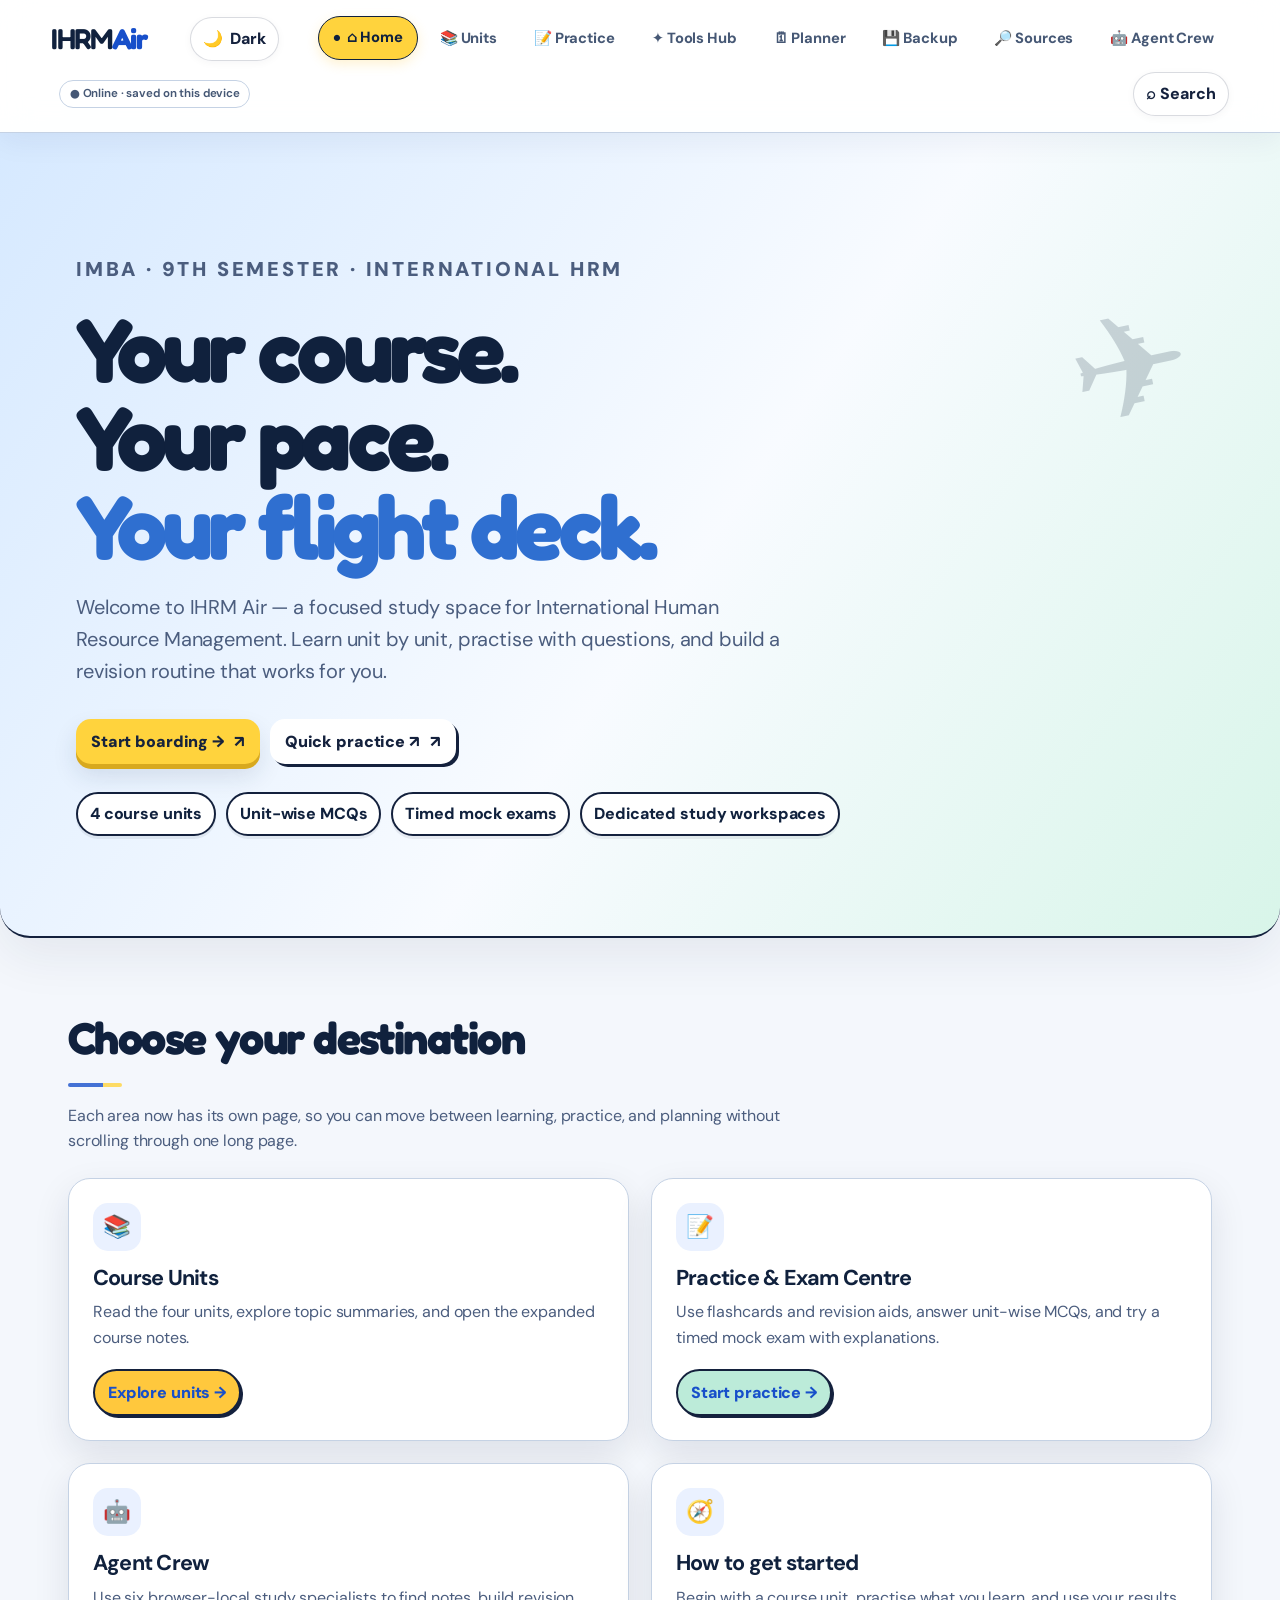
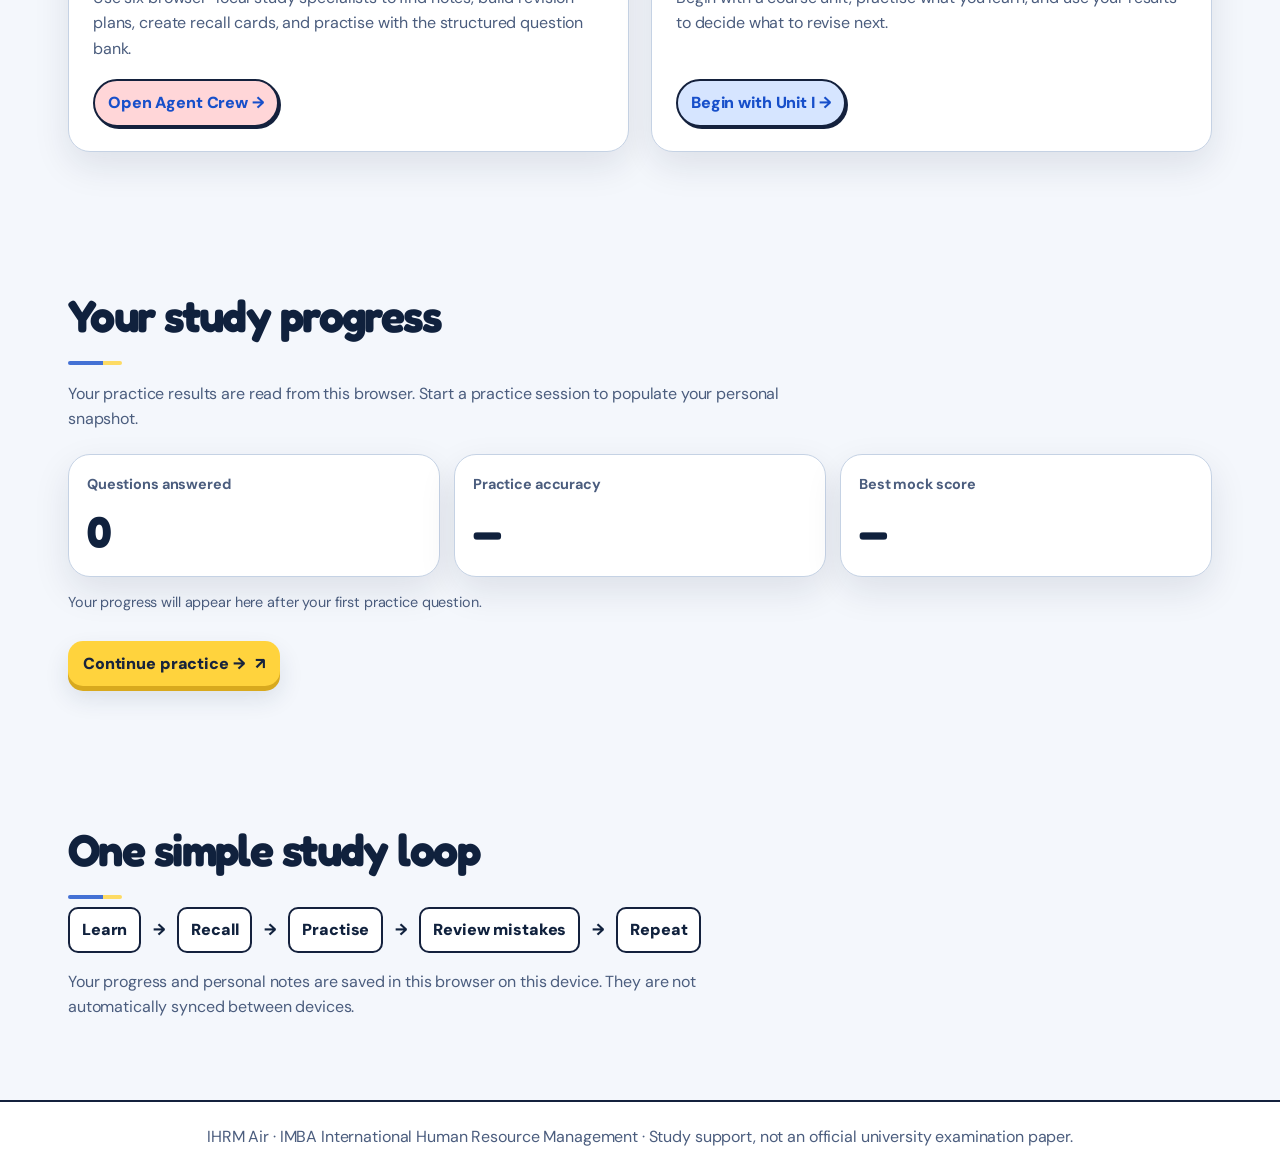
<file: index.html>
<!doctype html>
<html lang="en"><head><meta charset="utf-8"><meta name="viewport" content="width=device-width,initial-scale=1,viewport-fit=cover"><meta name="theme-color" content="#e6f1ff"><title>IHRM Air — Your International HRM Flight Deck</title><link rel="preconnect" href="https://fonts.googleapis.com"><link href="https://fonts.googleapis.com/css2?family=DM+Sans:wght@400;500;700;800&family=Fredoka:wght@500;600&display=swap" rel="stylesheet">
<style>
:root{--bg:#e6f1ff;--card:#fff;--ink:#14213d;--mute:#4b5d7e;--blue:#2f6fd0;--sun:#ffc83d;--mint:#1fa77f;--red:#e5484d;--sky:#d6eaff}*{box-sizing:border-box}html{scroll-behavior:smooth}body{margin:0;background:var(--bg);color:var(--ink);font-family:"DM Sans",Arial,sans-serif;line-height:1.6}a{color:inherit}.topbar{display:flex;align-items:center;justify-content:space-between;gap:18px;flex-wrap:wrap;padding:16px clamp(16px,4vw,52px);background:var(--card);border-bottom:2px solid var(--ink)}.logo{font-family:Fredoka,sans-serif;font-size:1.7rem;font-weight:600;text-decoration:none}.logo b{color:var(--blue)}.topnav{display:flex;gap:10px;flex-wrap:wrap}.topnav a,.primary{display:inline-flex;align-items:center;justify-content:center;padding:10px 15px;border:2px solid var(--ink);border-radius:12px;background:var(--card);box-shadow:3px 3px 0 var(--ink);font-weight:800;text-decoration:none}.topnav a:hover,.topnav a:focus-visible{background:var(--sun)}.hero{position:relative;overflow:hidden;padding:clamp(48px,9vw,100px) clamp(18px,6vw,76px);background:linear-gradient(130deg,#d8ecff,#f7fbff 58%,#d8f5e9);border-bottom:2px solid var(--ink)}.hero-inner{max-width:1180px;margin:auto;position:relative;z-index:1}.eyebrow{text-transform:uppercase;letter-spacing:.16em;font-weight:900;color:var(--blue);font-size:.78rem}.hero h1{font-family:Fredoka,sans-serif;font-size:clamp(2.7rem,7vw,5.8rem);line-height:.99;max-width:900px;margin:14px 0 20px}.hero h1 em{font-style:normal;color:var(--blue)}.hero p{font-size:clamp(1rem,2vw,1.25rem);max-width:730px;color:var(--mute)}.primary{background:var(--sun);margin-top:12px}.plane{position:absolute;right:7%;top:15%;font-size:clamp(4rem,12vw,9rem);transform:rotate(-12deg);opacity:.18}.meta{display:flex;gap:10px;flex-wrap:wrap;margin-top:28px}.meta span{background:#fff;border:2px solid var(--ink);border-radius:99px;padding:7px 12px;font-weight:800}.section{max-width:1180px;margin:auto;padding:48px 18px}.section h2{font-family:Fredoka,sans-serif;font-size:clamp(1.8rem,4vw,2.8rem);margin:0 0 8px}.section-intro{color:var(--mute);max-width:720px}.grid{display:grid;grid-template-columns:repeat(2,minmax(0,1fr));gap:18px;margin-top:24px}.tile{display:flex;flex-direction:column;align-items:flex-start;background:var(--card);border:2px solid var(--ink);border-radius:20px;padding:24px;box-shadow:5px 5px 0 var(--ink);min-height:230px}.tile .icon{font-size:2rem}.tile h3{font-size:1.35rem;margin:10px 0 4px}.tile p{color:var(--mute);margin:0 0 18px}.tile a{margin-top:auto;display:inline-block;padding:9px 13px;border:2px solid var(--ink);border-radius:10px;background:var(--sun);font-weight:900;text-decoration:none}.tile:nth-child(2) a{background:#bcebd9}.tile:nth-child(3) a{background:#ffd6d8}.tile:nth-child(4) a{background:#d6e5ff}.route{display:flex;align-items:center;gap:12px;flex-wrap:wrap;font-weight:900}.route span{padding:8px 12px;border-radius:10px;background:#fff;border:2px solid var(--ink)}footer{padding:22px 18px;text-align:center;background:var(--card);border-top:2px solid var(--ink);color:var(--mute)}@media(max-width:650px){.grid{grid-template-columns:1fr}.topbar{align-items:flex-start}.topnav{width:100%}.topnav a{flex:1;padding:8px;font-size:.9rem}.tile{min-height:0}.plane{right:-3%;top:5%}}@media(prefers-reduced-motion:reduce){html{scroll-behavior:auto}*{animation:none!important;transition:none!important}}

/* IHRM Air UI/UX system refresh */
:root[data-theme="dark"]{--bg:#0b1322;--card:#15213a;--ink:#eef3ff;--mute:#a8b8d8;--red:#ff6b70;--blue:#6fa3ff;--mint:#4fd6ad;--sky:#14223f;--sky1:#27406e;--sky2:#14223f;--frame:#2a3c60}
:root{color-scheme:light dark;--ui-radius:18px;--ui-shadow:0 8px 24px rgba(20,33,61,.08);--ui-border:color-mix(in srgb,var(--ink) 16%,transparent);--ui-surface:var(--card);--ui-focus:#ffb800}
:root[data-theme="light"]{color-scheme:light}
:root[data-theme="dark"]{color-scheme:dark}
html{scroll-padding-top:100px}
body{min-height:100vh;text-rendering:optimizeLegibility;-webkit-font-smoothing:antialiased}
::selection{background:var(--sun);color:#14213d}
a,button,input,select,textarea,summary{touch-action:manipulation}
a:focus-visible,button:focus-visible,input:focus-visible,select:focus-visible,textarea:focus-visible,summary:focus-visible{outline:3px solid var(--ui-focus)!important;outline-offset:3px!important}
button,input,select,textarea{font:inherit}
button{cursor:pointer}
img,svg,video,canvas{max-width:100%;height:auto}
main,.main,.content,.page-intro-inner,.hero-inner{min-width:0}
main{width:100%}
p,li{overflow-wrap:anywhere}
table{max-width:100%}
.site-nav-wrap{position:sticky;top:0;z-index:100;backdrop-filter:saturate(140%) blur(14px);box-shadow:0 5px 22px rgba(20,33,61,.08)}
.site-page-nav{align-items:center}
.site-page-nav a,[data-page]{transition:background .18s ease,transform .18s ease,box-shadow .18s ease}
.site-page-nav a[aria-current="page"]{background:var(--sun)!important;color:#14213d!important;box-shadow:0 2px 0 rgba(20,33,61,.15)}
.site-page-nav a:hover{transform:translateY(-1px)}
.site-theme-toggle{display:inline-flex;align-items:center;justify-content:center;gap:7px;min-height:40px;padding:8px 12px;border:1.5px solid var(--ui-border);border-radius:999px;background:var(--ui-surface);color:var(--ink);font-weight:800;white-space:nowrap}
.site-nav-toggle{min-height:40px}
.site-page-nav .site-theme-toggle{margin-left:4px}
main section,.page-intro,.hero{scroll-margin-top:100px}
.card,.unit-card,.tool-card,.progress-card,.feature-card,.exam-panel,.quiz-card,.panel,.study-card{border-radius:var(--ui-radius)}
button,.btn,.primary,.page-home-cta{transition:transform .16s ease,box-shadow .16s ease,filter .16s ease}
button:hover,.btn:hover,.primary:hover,.page-home-cta:hover{filter:brightness(.99)}
button:active,.btn:active,.primary:active{transform:translateY(1px)}
input,select,textarea{max-width:100%;border-radius:10px}
:where(input,select,textarea):not([type=checkbox]):not([type=radio]){min-height:42px}
:where(textarea){resize:vertical}
:where(.hero,.page-intro){isolation:isolate}
.page-intro-inner{max-width:1180px;margin-inline:auto}
:where(.hero h1,.page-intro h1){text-wrap:balance}
:where(.hero p,.page-intro p){max-width:72ch}
:where(.unit-card,.progress-card,.feature-card,.tool-card,.panel,.exam-panel,.quiz-card){min-width:0}
:where(.unit-card,.progress-card,.feature-card,.tool-card,.panel,.exam-panel,.quiz-card):hover{transition:box-shadow .2s ease,border-color .2s ease}
#siteReadingProgress{position:fixed;top:0;left:0;z-index:200;width:100%;height:3px;pointer-events:none;background:transparent}
#siteReadingProgress span{display:block;width:0;height:100%;background:var(--mint);transition:width .08s linear}
#siteBackTop{position:fixed;right:18px;bottom:18px;z-index:90;display:grid;place-items:center;width:46px;height:46px;border:2px solid var(--ink);border-radius:50%;background:var(--sun);color:#14213d;font-size:1.2rem;font-weight:900;box-shadow:3px 3px 0 var(--ink);opacity:0;pointer-events:none;transform:translateY(8px);transition:opacity .2s,transform .2s}
#siteBackTop.is-visible{opacity:1;pointer-events:auto;transform:translateY(0)}
.site-status{font-size:.85rem;color:var(--mute)}
:where(.site-page-nav a,.site-theme-toggle){min-height:40px}
@media(min-width:900px){main{margin-inline:auto}.page-intro-inner{padding-inline:24px}}
@media(max-width:760px){
 .site-nav-wrap{gap:10px}
 .site-page-nav{gap:8px}
 .site-page-nav a{min-height:42px;display:inline-flex;align-items:center;justify-content:center}
 .site-page-nav .site-theme-toggle{margin:0}
 .hero{padding-top:clamp(38px,8vw,64px);padding-bottom:clamp(38px,8vw,64px)}
 .page-intro{padding-inline:16px}
 .site-nav-wrap.nav-open .site-page-nav{padding:10px 0 12px}
}
@media(max-width:480px){
 body{font-size:16px}
 .logo{font-size:1.35rem}
 .site-theme-toggle{padding:8px 10px}
 #siteBackTop{right:12px;bottom:12px;width:42px;height:42px}
 :where(button,.btn,.primary,.page-home-cta){max-width:100%}
}
@media(prefers-reduced-motion:reduce){*,*::before,*::after{scroll-behavior:auto!important;animation-duration:.01ms!important;animation-iteration-count:1!important;transition-duration:.01ms!important}}


/* Home page action-button reliability and tap targets */
.primary,.tile a,.site-page-nav a,.logo{position:relative;z-index:2;pointer-events:auto;cursor:pointer}
.primary,.tile a{min-height:44px;display:inline-flex;align-items:center;justify-content:center;gap:6px}
.tile a:focus-visible,.primary:focus-visible{outline:3px solid var(--blue);outline-offset:4px}
.tile{position:relative}
@media(max-width:700px){.primary,.tile a{min-height:46px}.tile a{width:100%;justify-content:center}}
</style><style id="unified-site-navigation">
.site-nav-wrap{display:flex!important;align-items:center;gap:10px;flex-wrap:wrap}
.site-nav-toggle{display:none;align-items:center;gap:8px;padding:9px 13px;border:2px solid var(--ink);border-radius:12px;background:var(--card);color:var(--ink);font:800 15px Arial,sans-serif;box-shadow:3px 3px 0 var(--ink);cursor:pointer}
.site-page-nav{display:flex;align-items:center;gap:8px;flex-wrap:wrap}
.site-page-nav a{display:inline-flex;align-items:center;justify-content:center;padding:9px 13px;border:2px solid var(--ink);border-radius:12px;background:var(--card);color:var(--ink);font-weight:800;text-decoration:none;box-shadow:3px 3px 0 var(--ink);transition:transform .15s ease,background .15s ease}
.site-page-nav a:hover,.site-page-nav a:focus-visible{background:var(--sun);color:#14213d;transform:translateY(-1px)}
.site-page-nav a[aria-current="page"]{background:var(--sun);color:#14213d;box-shadow:inset 0 0 0 2px var(--ink),3px 3px 0 var(--ink)}
.site-footer{padding:20px 16px;text-align:center;color:var(--mute);border-top:2px solid var(--ink);background:var(--card);font-size:14px}
@media(max-width:700px){
.site-nav-wrap{width:100%;display:block!important}
.site-nav-toggle{display:inline-flex}
.site-page-nav{display:none;width:100%;padding:12px 2px 4px;grid-template-columns:repeat(2,minmax(0,1fr));gap:9px}
.site-nav-wrap.nav-open .site-page-nav{display:grid}
.site-page-nav a{padding:10px 8px;font-size:.9rem;text-align:center}
}
@media(prefers-reduced-motion:reduce){.site-page-nav a{transition:none}}
</style><style id="unified-progress-dashboard">
.progress-cards{display:grid;grid-template-columns:repeat(3,minmax(0,1fr));gap:14px;margin:22px 0 14px}
.progress-card{background:var(--card);border:2px solid var(--ink);border-radius:16px;padding:18px;box-shadow:4px 4px 0 var(--ink);min-width:0}
.progress-card span{display:block;font-weight:700;color:var(--mute);font-size:.9rem}
.progress-card strong{display:block;font-family:Fredoka,sans-serif;font-size:clamp(1.8rem,4vw,2.7rem);line-height:1.25;margin-top:8px}
.progress-footnote{font-size:.9rem;color:var(--mute)}
@media(max-width:650px){.progress-cards{grid-template-columns:1fr}.progress-card{padding:14px}}
</style><style id="ihrm-air-shared-visual-refresh">
/* IHRM Air 2026 visual refresh — shared design system */
:root{--ui-radius:20px;--ui-line:color-mix(in srgb,var(--ink) 14%,transparent);--ui-elev:0 12px 32px rgba(20,33,61,.09);--ui-elev-hover:0 18px 42px rgba(20,33,61,.14)}
body{background:radial-gradient(ellipse at 8% 0%,color-mix(in srgb,var(--blue) 9%,transparent),transparent 34%),var(--bg);letter-spacing:-.012em}
h1,h2,h3{letter-spacing:-.035em}
:where(.top,.topbar,.site-nav-wrap){backdrop-filter:blur(16px) saturate(145%);border-bottom:1px solid var(--ui-line)}
:where(.top,.topbar){box-shadow:0 6px 28px rgba(20,33,61,.07)}
:where(.logo){letter-spacing:-.045em}
:where(.site-page-nav a,.topnav a){border-radius:999px;box-shadow:none;border:1px solid var(--ui-line);padding:10px 15px}
:where(.site-page-nav a[aria-current="page"]){box-shadow:0 4px 12px rgba(255,200,61,.24)!important}
:where(.site-nav-toggle,.search-widget-launcher){border-radius:999px;box-shadow:none;transition:transform .18s ease,background .18s ease}
:where(.page-intro,.hero){position:relative;isolation:isolate;overflow:hidden}
:where(.page-intro){padding:clamp(46px,7vw,86px) clamp(18px,5vw,64px);background:linear-gradient(125deg,color-mix(in srgb,var(--blue) 15%,var(--bg)),var(--card) 62%,color-mix(in srgb,var(--mint) 12%,var(--bg)));border-bottom:1px solid var(--ui-line)}
:where(.page-intro)::after{content:"✈";position:absolute;right:clamp(18px,8vw,120px);top:10%;font-size:clamp(5rem,13vw,11rem);line-height:1;opacity:.055;transform:rotate(-12deg);pointer-events:none;z-index:-1}
:where(.page-intro-inner){max-width:1180px;margin-inline:auto}
:where(.page-eyebrow,.eyebrow){font-size:.76rem;font-weight:900;letter-spacing:.16em;text-transform:uppercase;color:var(--blue)}
:where(.page-intro h1){font-size:clamp(2.5rem,6vw,4.8rem);max-width:900px;margin:10px 0 16px;line-height:1.02}
:where(.page-intro p:not(.page-eyebrow)){max-width:70ch;color:var(--mute);font-size:clamp(1rem,1.6vw,1.18rem)}
:where(.page-home-cta,.primary,.btn){min-height:44px;display:inline-flex;align-items:center;justify-content:center;gap:8px;border-radius:12px;padding:10px 16px;font-weight:800;text-decoration:none;cursor:pointer;transition:transform .18s ease,box-shadow .18s ease,filter .18s ease}
:where(.page-home-cta){margin-top:10px;background:var(--sun);color:#14213d;border:1.5px solid #14213d;box-shadow:3px 3px 0 #14213d}
:where(.primary){background:var(--sun);color:#14213d;border:1.5px solid #14213d;box-shadow:3px 3px 0 #14213d}
:where(.btn){background:var(--card);color:var(--ink);border:1px solid var(--ui-line);box-shadow:0 2px 5px rgba(20,33,61,.04)}
:where(.page-home-cta,.primary,.btn):hover{transform:translateY(-2px);filter:brightness(1.015)}
:where(.page-home-cta,.primary):active{transform:translate(1px,1px);box-shadow:1px 1px 0 #14213d}
:where(.section,.content-section,.main-section){scroll-margin-top:100px}
:where(.unit-card,.tool-card,.study-card,.progress-card,.feature-card,.exam-panel,.quiz-card,.panel,.tile,.card,.flashcard,.question-card){border-radius:var(--ui-radius);box-shadow:var(--ui-elev);border-color:var(--ui-line);transition:transform .2s ease,box-shadow .2s ease,border-color .2s ease}
:where(.unit-card,.tool-card,.study-card,.progress-card,.feature-card,.exam-panel,.quiz-card,.panel,.tile,.card,.flashcard,.question-card):hover{box-shadow:var(--ui-elev-hover);border-color:color-mix(in srgb,var(--blue) 34%,var(--ui-line))}
:where(.unit-card,.tool-card,.study-card,.feature-card,.exam-panel,.quiz-card,.panel,.tile,.card){min-width:0}
:where(.top-actions,.grouped-actions){gap:10px}
:where(.search-widget-launcher){min-height:42px;padding:9px 15px;background:var(--card);border:1px solid var(--ui-line);font-weight:800}
:where(input,select,textarea){border:1px solid var(--ui-line);background:var(--card);color:var(--ink);padding:10px 12px}
:where(input,select,textarea):focus-visible{outline:3px solid var(--sun);outline-offset:2px}
:where(details){border-radius:14px}
:where(summary){cursor:pointer}
:where(footer,.site-footer){border-top:1px solid var(--ui-line);background:var(--card)}
#siteBackTop{box-shadow:0 8px 24px rgba(20,33,61,.2);border-radius:16px}
@media(max-width:700px){
 :where(.top,.topbar){gap:10px}
 :where(.page-intro){padding:42px 18px}
 :where(.page-intro)::after{right:8px;top:8%;opacity:.04}
 :where(.page-intro h1){font-size:clamp(2.35rem,11vw,3.6rem)}
 :where(.site-page-nav a){min-height:44px}
 :where(.unit-card,.tool-card,.study-card,.progress-card,.feature-card,.exam-panel,.quiz-card,.panel,.tile,.card){border-radius:16px}
}
@media(prefers-reduced-motion:reduce){:where(.unit-card,.tool-card,.study-card,.progress-card,.feature-card,.exam-panel,.quiz-card,.panel,.tile,.card,.btn,.primary,.page-home-cta){transition:none}}

/* Home flight-deck refinements */
.hero{background:linear-gradient(125deg,#d6e9ff 0%,#f8fbff 54%,#d8f5e9 100%)}
.hero-inner{max-width:1180px}
.hero h1{letter-spacing:-.055em}
.hero .primary{margin-right:10px}
.hero .primary.secondary-cta{background:var(--card);color:var(--ink);box-shadow:3px 3px 0 var(--ink)}
.meta span{box-shadow:0 3px 0 rgba(20,33,61,.07)}
.section{padding-top:clamp(38px,5vw,58px);padding-bottom:clamp(38px,5vw,58px)}
.tile{transition:transform .2s ease,box-shadow .2s ease}
.tile:hover{transform:translateY(-3px)}
.tile a{border-radius:999px;box-shadow:2px 2px 0 var(--ink)}
@media(max-width:650px){.hero .primary{width:100%;margin:8px 0 5px}.hero .primary.secondary-cta{margin-top:7px}.tile a{width:100%}}
:root[data-theme="dark"] .hero{background:linear-gradient(125deg,#17294a 0%,#15213a 58%,#12352f 100%)}
</style>
<link rel="stylesheet" href="assets/ihrm-refresh.css?v=12">
</head><body>
<header class="topbar site-nav-wrap"><a class="logo" href="index.html">IHRM<b>Air</b></a><nav class="topnav site-page-nav" id="sitePageNav" aria-label="Main pages"><a href="index.html" data-page="index.html">⌂ Home</a><a href="units.html" data-page="units.html">📚 Units</a><a href="practice.html" data-page="practice.html">📝 Practice</a><a href="tools.html" data-page="tools.html">✦ Tools Hub</a><a href="planner.html" data-page="planner.html">🗓 Planner</a><a href="backup.html" data-page="backup.html">💾 Backup</a><a href="references.html" data-page="references.html">🔎 Sources</a><a href="agents.html" data-page="agents.html">🤖 Agent Crew</a>
</nav><button class="site-nav-toggle" type="button" aria-expanded="false" aria-controls="sitePageNav">☰ <span>Menu</span></button></header>
<main><section class="hero"><div class="plane" aria-hidden="true">✈</div><div class="hero-inner"><p class="eyebrow">IMBA · 9th Semester · International HRM</p><h1>Your course.<br>Your pace.<br><em>Your flight deck.</em></h1><p>Welcome to IHRM Air — a focused study space for International Human Resource Management. Learn unit by unit, practise with questions, and build a revision routine that works for you.</p><a class="primary" href="units.html">Start boarding →</a><div class="meta"><span>4 course units</span><span>Unit-wise MCQs</span><span>Timed mock exams</span><span>Dedicated study workspaces</span></div></div></section>
<section class="section"><h2>Choose your destination</h2><p class="section-intro">Each area now has its own page, so you can move between learning, practice, and planning without scrolling through one long page.</p><div class="grid">
<article class="tile"><span class="icon">📚</span><h3>Course Units</h3><p>Read the four units, explore topic summaries, and open the expanded course notes.</p><a href="units.html">Explore units →</a></article>
<article class="tile"><span class="icon">📝</span><h3>Practice & Exam Centre</h3><p>Use flashcards and revision aids, answer unit-wise MCQs, and try a timed mock exam with explanations.</p><a href="practice.html">Start practice →</a></article>

<article class="tile"><span class="icon">🤖</span><h3>Agent Crew</h3><p>Use six browser-local study specialists to find notes, build revision plans, create recall cards, and practise with the structured question bank.</p><a href="agents.html">Open Agent Crew →</a></article>
<article class="tile"><span class="icon">🧭</span><h3>How to get started</h3><p>Begin with a course unit, practise what you learn, and use your results to decide what to revise next.</p><a href="units.html">Begin with Unit I →</a></article>
</div></section><section class="section progress-dashboard" aria-labelledby="progressTitle"><h2 id="progressTitle">Your study progress</h2><p class="section-intro">Your practice results are read from this browser. Start a practice session to populate your personal snapshot.</p><div class="progress-cards"><article class="progress-card"><span>Questions answered</span><strong id="homeAttempts">0</strong></article><article class="progress-card"><span>Practice accuracy</span><strong id="homeAccuracy">—</strong></article><article class="progress-card"><span>Best mock score</span><strong id="homeBest">—</strong></article></div><p class="progress-footnote" id="homeProgressMessage" role="status">Your progress will appear here after your first practice question.</p><a class="primary" href="practice.html">Continue practice →</a></section><section class="section"><h2>One simple study loop</h2><div class="route"><span>Learn</span> → <span>Recall</span> → <span>Practise</span> → <span>Review mistakes</span> → <span>Repeat</span></div><p class="section-intro">Your progress and personal notes are saved in this browser on this device. They are not automatically synced between devices.</p></section></main><footer>IHRM Air · IMBA International Human Resource Management · Study support, not an official university examination paper.</footer><script id="unified-home-footer">
(function(){
 var get=function(id){return document.getElementById(id)};
 try{
  var s=JSON.parse(localStorage.getItem('air-exam-stats')||'{}');
  var attempts=Number(s.attempts)||0,correct=Number(s.correct)||0,best=Number(s.best)||0;
  get('homeAttempts').textContent=attempts;
  get('homeAccuracy').textContent=attempts?Math.round(correct/attempts*100)+'%':'—';
  get('homeBest').textContent=best>0?Math.round(best)+'%':'—';
  get('homeProgressMessage').textContent=attempts?'You have answered '+attempts+' question'+(attempts===1?'':'s')+'. Keep practising and revisit explanations for missed answers.':'Your progress will appear here after your first practice question.';
 }catch(e){}
 var toggle=document.querySelector('.site-nav-toggle'),nav=document.getElementById('sitePageNav'),bar=toggle&&toggle.parentElement;
 if(toggle&&nav){var page=location.pathname.split('/').pop()||'index.html';nav.querySelectorAll('a[data-page]').forEach(function(a){if(a.dataset.page===page)a.setAttribute('aria-current','page')});toggle.addEventListener('click',function(){var open=bar.classList.toggle('nav-open');toggle.setAttribute('aria-expanded',String(open));toggle.querySelector('span').textContent=open?'Close menu':'Menu'});document.addEventListener('keydown',function(e){if(e.key==='Escape'&&bar.classList.contains('nav-open')){bar.classList.remove('nav-open');toggle.setAttribute('aria-expanded','false');toggle.querySelector('span').textContent='Menu';toggle.focus()}})}
})();
</script>

<script id="home-button-navigation-fix">
(function(){
 'use strict';
 var destinations={'index.html':'index.html','units.html':'units.html','practice.html':'practice.html','tools.html':'tools.html'};
 document.querySelectorAll('a[href]').forEach(function(link){
   var raw=link.getAttribute('href')||'';
   var clean=raw.split('?')[0].split('#')[0];
   if(clean.indexOf('./')===0)clean=clean.slice(2);
   if(!destinations[clean])return;
   link.style.pointerEvents='auto';
   link.addEventListener('click',function(event){
     if(event.defaultPrevented||event.button!==0||event.metaKey||event.ctrlKey||event.shiftKey||event.altKey)return;
     event.preventDefault();
     window.location.assign(new URL(destinations[clean],window.location.href).href);
   });
 });
 var nav=document.getElementById('sitePageNav'),toggle=document.querySelector('.site-nav-toggle');
 if(nav&&toggle)nav.querySelectorAll('a[href]').forEach(function(link){
   link.addEventListener('click',function(){
     var bar=toggle.parentElement;if(bar)bar.classList.remove('nav-open');
     toggle.setAttribute('aria-expanded','false');
     var label=toggle.querySelector('span');if(label)label.textContent='Menu';
   });
 });
})();
</script>

<script id="ihrm-air-ui-upgrade">
(function(){
 'use strict';
 var root=document.documentElement, key='ihrm-air-theme';
 try{
   var saved=localStorage.getItem(key);
   if(saved==='light'||saved==='dark') root.setAttribute('data-theme',saved);
 }catch(e){}
 var nav=document.getElementById('sitePageNav');
 if(nav&&!nav.querySelector('.site-theme-toggle')){
   var theme=document.createElement('button');
   theme.type='button';theme.className='site-theme-toggle';theme.id='siteThemeToggle';
   theme.setAttribute('aria-label','Switch colour theme');
   nav.appendChild(theme);
   function paintTheme(){
     var dark=root.getAttribute('data-theme')==='dark';
     theme.innerHTML=dark?'☀️ <span>Light</span>':'🌙 <span>Dark</span>';
     theme.setAttribute('aria-pressed',String(dark));
     theme.setAttribute('aria-label',dark?'Switch to light theme':'Switch to dark theme');
   }
   paintTheme();
   theme.addEventListener('click',function(){
     var next=root.getAttribute('data-theme')==='dark'?'light':'dark';
     root.setAttribute('data-theme',next);
     try{localStorage.setItem(key,next)}catch(e){}
     paintTheme();
   });
 }
 if(!document.getElementById('siteReadingProgress')){
   var progress=document.createElement('div');progress.id='siteReadingProgress';progress.setAttribute('aria-hidden','true');
   progress.innerHTML='<span></span>';document.body.appendChild(progress);
 }
 if(!document.getElementById('siteBackTop')){
   var top=document.createElement('button');top.id='siteBackTop';top.type='button';top.innerHTML='↑';top.setAttribute('aria-label','Back to top');top.title='Back to top';document.body.appendChild(top);
   top.addEventListener('click',function(){window.scrollTo({top:0,behavior:matchMedia('(prefers-reduced-motion: reduce)').matches?'auto':'smooth'});});
 }
 var bar=document.getElementById('siteReadingProgress'),fill=bar&&bar.firstElementChild,topBtn=document.getElementById('siteBackTop'),busy=false;
 function update(){
   var doc=document.documentElement, max=doc.scrollHeight-window.innerHeight, y=window.scrollY||doc.scrollTop;
   if(fill)fill.style.width=(max>0?Math.min(100,Math.max(0,y/max*100)):0)+'%';
   if(topBtn)topBtn.classList.toggle('is-visible',y>420);
   busy=false;
 }
 window.addEventListener('scroll',function(){if(!busy){busy=true;requestAnimationFrame(update)}},{passive:true});
 window.addEventListener('resize',update,{passive:true});update();
 document.querySelectorAll('a[href^="#"]').forEach(function(a){
   a.addEventListener('click',function(){
     var id=a.getAttribute('href');if(id&&id.length>1){var target=document.querySelector(id);if(target){target.setAttribute('tabindex','-1');setTimeout(function(){target.focus({preventScroll:true})},350)}}
   });
 });
})();
</script>

<script id="home-quick-practice-cta">
(function(){
 var first=document.querySelector('.hero .primary');
 if(!first||document.getElementById('homeQuickPractice'))return;
 var quick=document.createElement('a');
 quick.id='homeQuickPractice';quick.className='primary secondary-cta';quick.href='practice.html';
 quick.textContent='Quick practice ↗';
 quick.setAttribute('aria-label','Go directly to Practice and Exam Centre');
 first.insertAdjacentElement('afterend',quick);
})();
</script>

<script src="assets/ihrm-refresh.js?v=8" defer></script>

<script id="home-menu-workflow-connection">
(function(){
  'use strict';
  var bar=document.querySelector('.site-nav-wrap');
  var toggle=bar&&bar.querySelector('.site-nav-toggle');
  var nav=bar&&bar.querySelector('#sitePageNav');
  if(!bar||!toggle||!nav)return;
  function setOpen(open){
    bar.classList.toggle('nav-open',open);
    toggle.setAttribute('aria-expanded',String(open));
    var label=toggle.querySelector('span');
    if(label)label.textContent=open?'Close menu':'Menu';
    toggle.setAttribute('aria-label',open?'Close page navigation':'Open page navigation');
    nav.setAttribute('aria-hidden',String(!open&&window.matchMedia('(max-width: 700px)').matches));
  }
  toggle.addEventListener('click',function(event){
    event.preventDefault();
    setOpen(toggle.getAttribute('aria-expanded')!=='true');
  });
  nav.querySelectorAll('a[data-page]').forEach(function(link){
    link.addEventListener('click',function(){setOpen(false);});
  });
  document.addEventListener('click',function(event){
    if(!bar.contains(event.target)&&toggle.getAttribute('aria-expanded')==='true')setOpen(false);
  });
  document.addEventListener('keydown',function(event){
    if(event.key==='Escape'&&toggle.getAttribute('aria-expanded')==='true'){
      setOpen(false);toggle.focus();
    }
  });
  window.addEventListener('resize',function(){
    if(!window.matchMedia('(max-width: 700px)').matches)setOpen(false);
    else nav.setAttribute('aria-hidden',String(toggle.getAttribute('aria-expanded')!=='true'));
  });
  setOpen(false);
})();
</script>

</body></html>
</file>
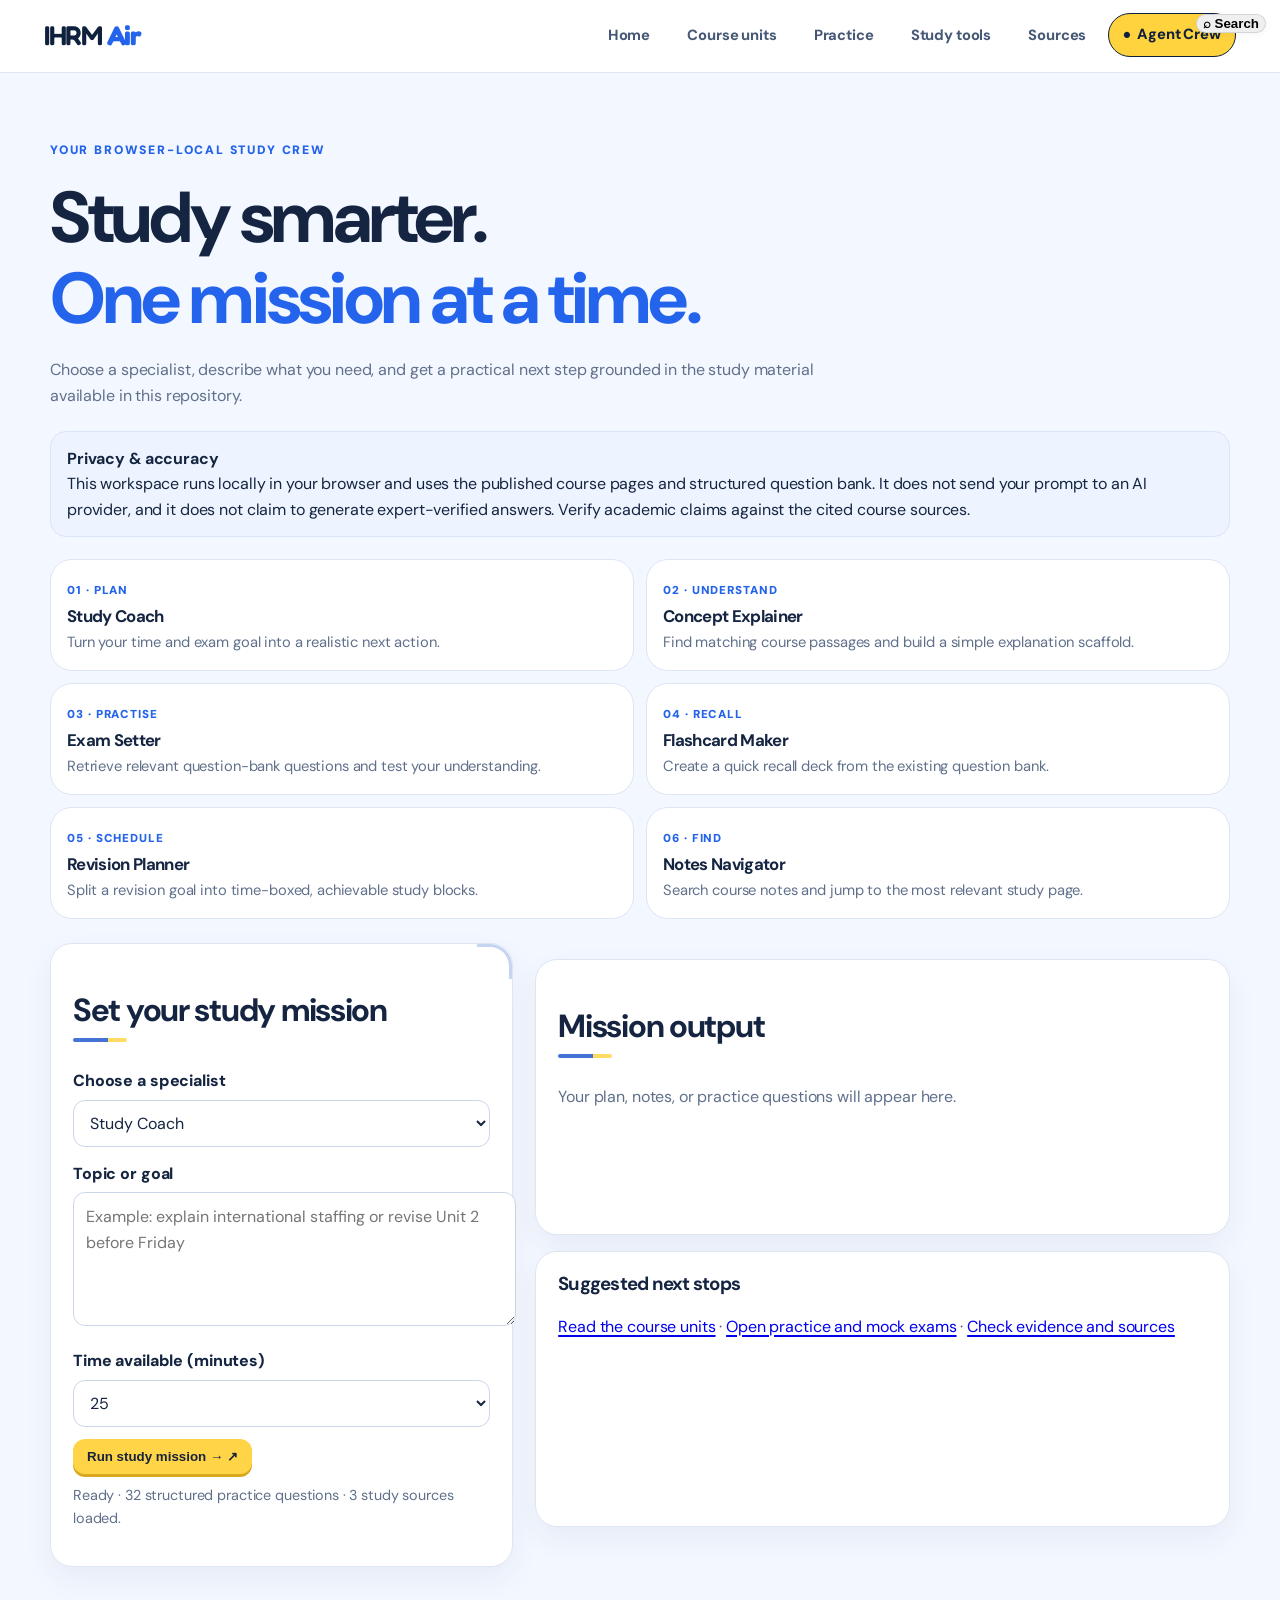
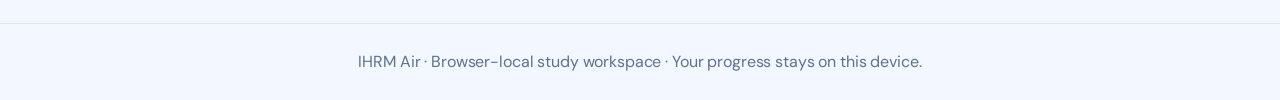
<file: agents.html>
<!doctype html>
<html lang="en">
<head>
<meta charset="utf-8"><meta name="viewport" content="width=device-width,initial-scale=1,viewport-fit=cover">
<meta name="theme-color" content="#f3f7ff"><meta name="description" content="A source-grounded, browser-local study workspace for International Human Resource Management.">
<title>Agent Crew — IHRM Air</title>
<link rel="manifest" href="manifest.webmanifest"><link rel="icon" href="assets/icon.svg" type="image/svg+xml">
<link rel="preconnect" href="https://fonts.googleapis.com"><link href="https://fonts.googleapis.com/css2?family=DM+Sans:wght@400;500;700;800&family=Fredoka:wght@500;600&display=swap" rel="stylesheet">
<link rel="stylesheet" href="assets/ihrm-refresh.css?v=12">
<style>
:root{--bg:#f3f7ff;--card:#fff;--ink:#152541;--mute:#60708b;--blue:#2463eb;--yellow:#ffd447;--line:#dce5f2}
body{margin:0;background:var(--bg);color:var(--ink);font-family:"DM Sans",system-ui,sans-serif;line-height:1.6}
header{display:flex;align-items:center;justify-content:space-between;gap:12px;flex-wrap:wrap;padding:14px clamp(16px,4vw,44px);background:var(--card);border-bottom:1px solid var(--line)}
.logo{font-family:Fredoka,sans-serif;font-size:1.7rem;font-weight:600;text-decoration:none}.logo b{color:var(--blue)}
nav{display:flex;gap:8px;flex-wrap:wrap}nav a,.button{display:inline-flex;align-items:center;justify-content:center;padding:9px 13px;border:1px solid var(--line);border-radius:999px;text-decoration:none;font-weight:800;color:var(--ink);background:var(--card);cursor:pointer}
nav a[aria-current=page],.button.primary{background:var(--yellow);color:#17233c;border-color:transparent}
main{max-width:1180px;margin:auto;padding:clamp(20px,5vw,56px) 18px}
.eyebrow{font-size:.76rem;letter-spacing:.15em;text-transform:uppercase;color:var(--blue);font-weight:900}
h1,h2,h3{line-height:1.12;letter-spacing:-.04em}h1{font-size:clamp(2.4rem,6vw,4.5rem);margin:.25em 0}h2{font-size:clamp(1.45rem,3vw,2rem)}p{max-width:75ch}.muted{color:var(--mute)}
.notice{padding:14px 16px;border:1px solid #d9e4f5;border-radius:16px;background:#edf4ff;margin:22px 0}.notice strong{display:block}
.layout{display:grid;grid-template-columns:minmax(240px,.8fr) minmax(0,1.2fr);gap:22px;margin-top:24px}
.panel,.agent-card,.result{background:var(--card);border:1px solid var(--line);border-radius:22px;padding:22px;box-shadow:0 12px 30px rgba(26,55,104,.06);min-width:0}
label{display:block;font-weight:800;margin:14px 0 6px}input,select,textarea{width:100%;border:1px solid #cbd7e8;background:var(--card);color:var(--ink);padding:11px 12px;border-radius:12px;font:inherit}textarea{min-height:110px;resize:vertical}
.button{border-radius:12px;margin-top:12px}.button.primary{background:var(--yellow);box-shadow:0 3px 0 #d8a91e}.button:disabled{opacity:.5;cursor:not-allowed}
.agent-grid{display:grid;grid-template-columns:repeat(2,minmax(0,1fr));gap:12px;margin-top:16px}
.agent-card{padding:16px;box-shadow:none}.agent-card h3{margin:5px 0;font-size:1.05rem}.agent-card p{margin:0;color:var(--mute);font-size:.92rem}.agent-card .tag{font-size:.72rem;font-weight:900;color:var(--blue);letter-spacing:.08em;text-transform:uppercase}
.result{margin-top:16px;min-height:230px}.result h3{margin-top:0}.result-content{white-space:normal;overflow-wrap:anywhere}.result-content li{margin:.5em 0}.source-chip{display:inline-block;border:1px solid var(--line);border-radius:999px;padding:3px 9px;margin:4px 4px 0 0;font-size:.8rem}
.empty{color:var(--mute)}.status{font-size:.9rem;color:var(--mute);margin-top:10px}.question{padding:14px;border:1px solid var(--line);border-radius:14px;margin:10px 0}.question label{font-weight:500;display:flex;gap:8px;align-items:flex-start}.question input{width:auto;margin-top:6px}
footer{text-align:center;padding:25px 16px;color:var(--mute);border-top:1px solid var(--line)}
:root[data-theme=dark] body{background:var(--air-bg);color:var(--air-text)}:root[data-theme=dark] .notice{background:#152744;border-color:#2a3b56}
@media(max-width:780px){.layout{grid-template-columns:1fr}.agent-grid{grid-template-columns:1fr}header{align-items:flex-start}nav{width:100%}nav a{flex:1}}
@media(prefers-reduced-motion:reduce){*{scroll-behavior:auto!important;transition:none!important}}
</style>
</head>
<body>
<header>
<a class="logo" href="index.html">IHRM <b>Air</b></a>
<nav id="sitePageNav" class="site-page-nav" aria-label="Main navigation">
<a href="index.html">Home</a><a href="units.html">Course units</a><a href="practice.html">Practice</a><a href="tools.html">Study tools</a><a href="references.html">Sources</a><a href="agents.html" aria-current="page">Agent Crew</a>
</nav>
</header>
<main>
<p class="eyebrow">Your browser-local study crew</p>
<h1>Study smarter.<br><span style="color:var(--blue)">One mission at a time.</span></h1>
<p class="muted">Choose a specialist, describe what you need, and get a practical next step grounded in the study material available in this repository.</p>
<div class="notice"><strong>Privacy & accuracy</strong>This workspace runs locally in your browser and uses the published course pages and structured question bank. It does not send your prompt to an AI provider, and it does not claim to generate expert-verified answers. Verify academic claims against the cited course sources.</div>
<div class="agent-grid" aria-label="Available study specialists">
<article class="agent-card"><span class="tag">01 · Plan</span><h3>Study Coach</h3><p>Turn your time and exam goal into a realistic next action.</p></article>
<article class="agent-card"><span class="tag">02 · Understand</span><h3>Concept Explainer</h3><p>Find matching course passages and build a simple explanation scaffold.</p></article>
<article class="agent-card"><span class="tag">03 · Practise</span><h3>Exam Setter</h3><p>Retrieve relevant question-bank questions and test your understanding.</p></article>
<article class="agent-card"><span class="tag">04 · Recall</span><h3>Flashcard Maker</h3><p>Create a quick recall deck from the existing question bank.</p></article>
<article class="agent-card"><span class="tag">05 · Schedule</span><h3>Revision Planner</h3><p>Split a revision goal into time-boxed, achievable study blocks.</p></article>
<article class="agent-card"><span class="tag">06 · Find</span><h3>Notes Navigator</h3><p>Search course notes and jump to the most relevant study page.</p></article>
</div>
<div class="layout">
<section class="panel" aria-labelledby="mission-heading">
<h2 id="mission-heading">Set your study mission</h2>
<label for="agentRole">Choose a specialist</label>
<select id="agentRole">
<option value="coach">Study Coach</option><option value="explainer">Concept Explainer</option><option value="exam">Exam Setter</option><option value="flashcards">Flashcard Maker</option><option value="planner">Revision Planner</option><option value="navigator">Notes Navigator</option>
</select>
<label for="mission">Topic or goal</label>
<textarea id="mission" placeholder="Example: explain international staffing or revise Unit 2 before Friday"></textarea>
<label for="minutes">Time available (minutes)</label>
<select id="minutes"><option>10</option><option selected>25</option><option>40</option><option>60</option><option>90</option></select>
<button class="button primary" id="runMission" type="button">Run study mission →</button>
<p class="status" id="agentStatus" role="status" aria-live="polite">Loading course material…</p>
</section>
<section aria-labelledby="output-heading">
<div class="result" aria-live="polite"><h2 id="output-heading">Mission output</h2><div id="agentOutput" class="result-content"><p class="empty">Your plan, notes, or practice questions will appear here.</p></div></div>
<div class="result"><h3>Suggested next stops</h3><p><a href="units.html">Read the course units</a> · <a href="practice.html">Open practice and mock exams</a> · <a href="references.html">Check evidence and sources</a></p></div>
</section>
</div>
</main>
<footer>IHRM Air · Browser-local study workspace · Your progress stays on this device.</footer>
<script src="assets/agent-workspace.js" defer></script><script src="assets/ihrm-refresh.js?v=8" defer></script>
</body></html>
</file>
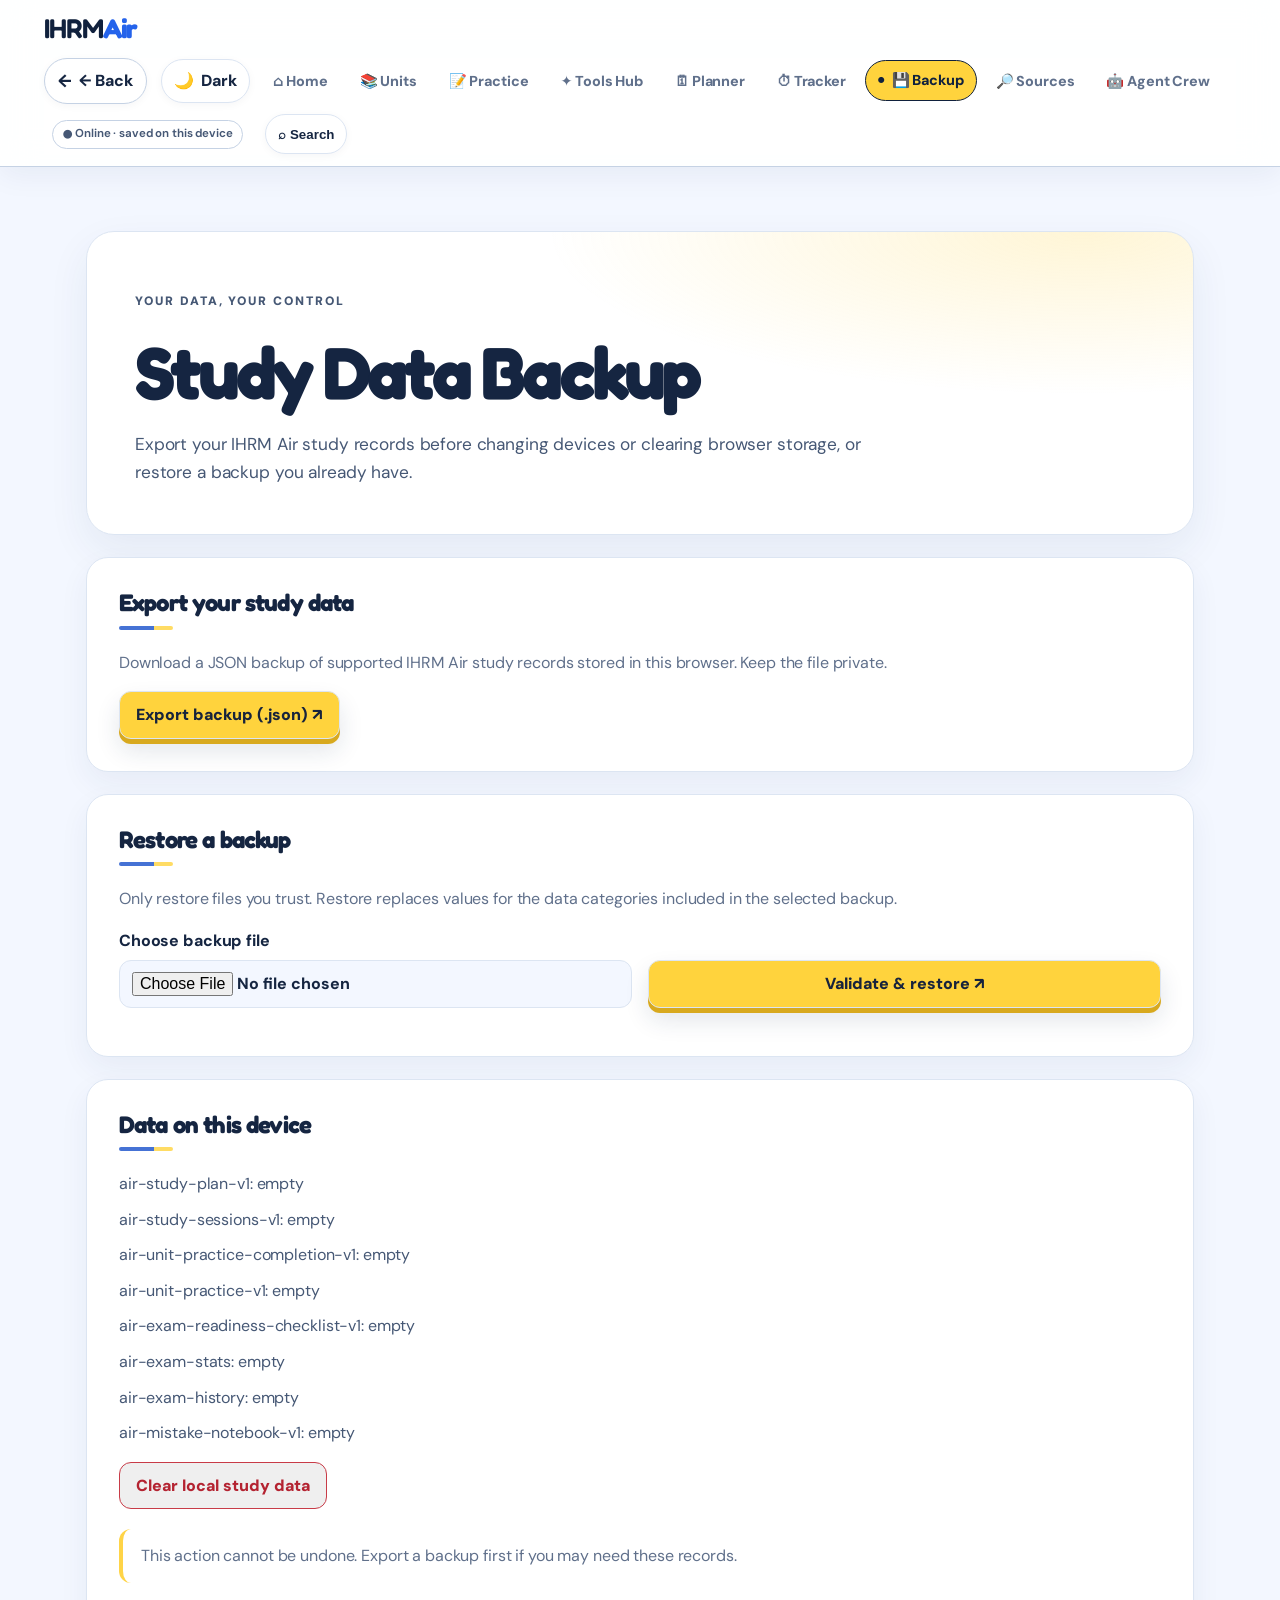
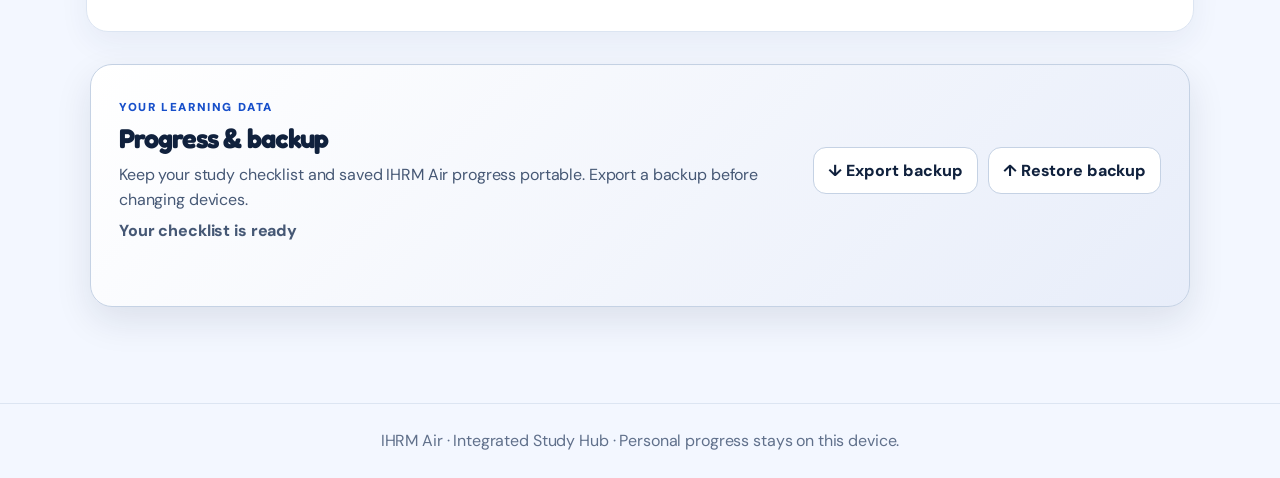
<file: backup.html>
<!doctype html>
<html lang="en">
<head>
<meta charset="utf-8">
<meta name="viewport" content="width=device-width,initial-scale=1,viewport-fit=cover">
<meta name="theme-color" content="#f3f7ff">
<title>IHRM Air — Backup & Restore</title>
<meta name="description" content="Export your IHRM Air study records before changing devices or clearing browser storage, or restore a backup you already have.">
<link rel="preconnect" href="https://fonts.googleapis.com">
<link href="https://fonts.googleapis.com/css2?family=DM+Sans:wght@400;500;700;800&family=Fredoka:wght@500;600&display=swap" rel="stylesheet">
<link rel="stylesheet" href="assets/ihrm-refresh.css?v=12">
<style>
:root{--page-bg:#f3f7ff;--page-card:#fff;--page-ink:#152541;--page-muted:#60708b;--page-line:#dce5f2;--page-blue:#2463eb;--page-yellow:#ffd447}
:root[data-theme="dark"]{--page-bg:#0a1220;--page-card:#121e32;--page-ink:#edf3ff;--page-muted:#a5b4ce;--page-line:#2a3b56;--page-blue:#8bb0ff;--page-yellow:#ffd447}
*{box-sizing:border-box}body{margin:0;background:var(--page-bg);color:var(--page-ink);font:16px/1.6 "DM Sans",system-ui,sans-serif}
a{color:inherit}.top{position:sticky;top:0;z-index:20;display:flex;align-items:center;justify-content:space-between;gap:14px;flex-wrap:wrap;padding:12px clamp(16px,4vw,44px);background:var(--page-card);border-bottom:1px solid var(--page-line)}
.logo{font:600 1.7rem Fredoka,sans-serif;text-decoration:none;letter-spacing:-.04em}.logo b{color:var(--page-blue)}
.site-nav-wrap{display:flex;align-items:center;gap:10px;flex-wrap:wrap}.site-nav-toggle{display:none}
.site-page-nav{display:flex;align-items:center;gap:6px;flex-wrap:wrap}.site-page-nav a{display:inline-flex;align-items:center;min-height:40px;padding:8px 12px;border-radius:999px;text-decoration:none;color:var(--page-muted);font-weight:800;font-size:.9rem}.site-page-nav a[aria-current=page]{background:var(--page-yellow);color:#17233c}
.site-theme-toggle{display:inline-flex;align-items:center;justify-content:center;min-height:40px;padding:8px 12px;border:1px solid var(--page-line);border-radius:999px;background:var(--page-card);color:var(--page-ink);font-weight:800;white-space:nowrap}
main{max-width:1180px;margin:0 auto;padding:clamp(28px,5vw,64px) clamp(16px,4vw,36px) 64px}
.page-intro{padding:clamp(26px,5vw,48px);border:1px solid var(--page-line);border-radius:28px;background:radial-gradient(ellipse at 90% 0%,rgba(255,212,71,.22),transparent 38%),var(--page-card);box-shadow:0 16px 42px rgba(26,55,104,.07)}
.eyebrow{font-size:.76rem;font-weight:900;letter-spacing:.16em;text-transform:uppercase;color:var(--page-blue)}
h1,h2,h3{font-family:Fredoka,sans-serif;line-height:1.1;letter-spacing:-.035em}h1{font-size:clamp(2.5rem,6vw,4.3rem);margin:12px 0}p{color:var(--page-muted)}.page-intro p:not(.eyebrow){max-width:740px;font-size:1.08rem;margin:0}
.local-note{margin-top:20px;padding:14px 18px;border-left:4px solid var(--page-yellow);border-radius:12px;background:var(--page-card);color:var(--page-muted)}
footer{padding:24px 16px;text-align:center;color:var(--page-muted);border-top:1px solid var(--page-line)}
@media(max-width:900px){.site-nav-toggle{display:inline-flex;align-items:center;gap:6px;border:1px solid var(--page-line);border-radius:12px;padding:9px 12px;background:var(--page-card);color:var(--page-ink);font-weight:800}.site-page-nav{display:none;width:100%;padding:8px 0}.site-page-nav.is-open{display:flex}.site-nav-wrap{width:100%}.top{align-items:flex-start}.site-page-nav a{flex:1;justify-content:center}}
@media(max-width:560px){.top{position:relative}.site-page-nav a{justify-content:flex-start}.page-intro{border-radius:20px}}
@media(prefers-reduced-motion:reduce){*,*::before,*::after{animation:none!important;transition:none!important;scroll-behavior:auto!important}}

.workspace-card{margin-top:22px;padding:clamp(20px,3vw,32px);border:1px solid var(--page-line);border-radius:22px;background:var(--page-card);box-shadow:0 12px 30px rgba(26,55,104,.06)}.workspace-card h2{margin-top:0}.control-grid{display:grid;grid-template-columns:repeat(auto-fit,minmax(min(100%,220px),1fr));gap:16px;align-items:end}.control-grid label{display:grid;gap:7px;font-weight:750;color:var(--page-ink)}input:not([type=checkbox]),select{width:100%;min-height:44px;padding:10px 12px;border:1px solid var(--page-line);background:var(--page-bg);color:var(--page-ink);font:inherit}fieldset{display:flex;gap:12px;flex-wrap:wrap;border:1px solid var(--page-line);border-radius:12px;padding:12px}fieldset label{display:flex;align-items:center;gap:5px}.primary,.btn{min-height:44px;padding:10px 16px;border-radius:12px;border:1px solid var(--page-line);font:inherit;font-weight:850}.task-list{list-style:none;padding:0;display:grid;gap:10px}.task-row{display:flex;align-items:center;justify-content:space-between;gap:12px;padding:13px;border:1px solid var(--page-line);border-radius:14px;background:var(--page-bg)}.task-row label{display:flex;align-items:center;gap:10px}.task-row small{display:block;color:var(--page-muted)}.section-heading,.button-row{display:flex;align-items:center;gap:12px;flex-wrap:wrap;justify-content:space-between}.timer-card{text-align:center}.timer-display{font-size:clamp(4rem,16vw,8rem);font-weight:900;letter-spacing:-.07em;line-height:1.15;font-variant-numeric:tabular-nums}.timer-track{height:9px;background:var(--page-line);border-radius:999px;overflow:hidden;margin:24px 0}.timer-track span{display:block;height:100%;width:0;background:var(--page-blue);transition:width .2s linear}.stats-grid{display:grid;grid-template-columns:repeat(auto-fit,minmax(180px,1fr));gap:16px;margin-top:22px}.stats-grid .workspace-card{margin-top:0}.stats-grid h2{font-size:2rem;margin:8px 0}.danger-button{border-color:#c83b47;color:#b42331}.primary:disabled,.btn:disabled{opacity:.55;cursor:not-allowed}@media(max-width:560px){.task-row{align-items:flex-start}.button-row>*{flex:1}}
</style>
</head>
<body>
<header class="top">
<a class="logo" href="index.html" aria-label="IHRM Air home">IHRM<b>Air</b></a>
<div class="site-nav-wrap" aria-label="Main study navigation">
<button class="site-nav-toggle" type="button" aria-expanded="false" aria-controls="sitePageNav">☰ <span>Menu</span></button>
<nav class="site-page-nav" id="sitePageNav" aria-label="Main pages">
<a href="index.html" data-page="index.html">⌂ Home</a>
<a href="units.html" data-page="units.html">📚 Units</a>
<a href="practice.html" data-page="practice.html">📝 Practice</a>
<a href="tools.html" data-page="tools.html">✦ Tools Hub</a>
<a href="planner.html" data-page="planner.html">🗓 Planner</a>
<a href="tracker.html" data-page="tracker.html">⏱ Tracker</a>
<a href="backup.html" data-page="backup.html">💾 Backup</a>
<a href="references.html" data-page="references.html">🔎 Sources</a>
</nav>
</div>
</header>
<main>
<section class="page-intro">
<p class="eyebrow">YOUR DATA, YOUR CONTROL</p>
<h1>Study Data Backup</h1>
<p>Export your IHRM Air study records before changing devices or clearing browser storage, or restore a backup you already have.</p>
</section>
<section class="workspace-card"><h2>Export your study data</h2><p>Download a JSON backup of supported IHRM Air study records stored in this browser. Keep the file private.</p><button id="exportBackup" type="button" class="primary">Export backup (.json)</button></section><section class="workspace-card"><h2>Restore a backup</h2><p>Only restore files you trust. Restore replaces values for the data categories included in the selected backup.</p><div class="control-grid"><label>Choose backup file <input id="backupFile" type="file" accept=".json,application/json"></label><button id="importBackup" type="button" class="primary">Validate & restore</button></div><p id="backupStatus" role="status" aria-live="polite"></p></section><section class="workspace-card"><h2>Data on this device</h2><ul id="backupContents" class="task-list"></ul><button id="clearLocalData" type="button" class="btn danger-button">Clear local study data</button><p class="local-note">This action cannot be undone. Export a backup first if you may need these records.</p></section>
</main>
<footer>IHRM Air · Integrated Study Hub · Personal progress stays on this device.</footer>
<script src="assets/study-tools.js" defer></script>
<script src="assets/ihrm-refresh.js?v=8" defer></script>
</body>
</html>
</file>
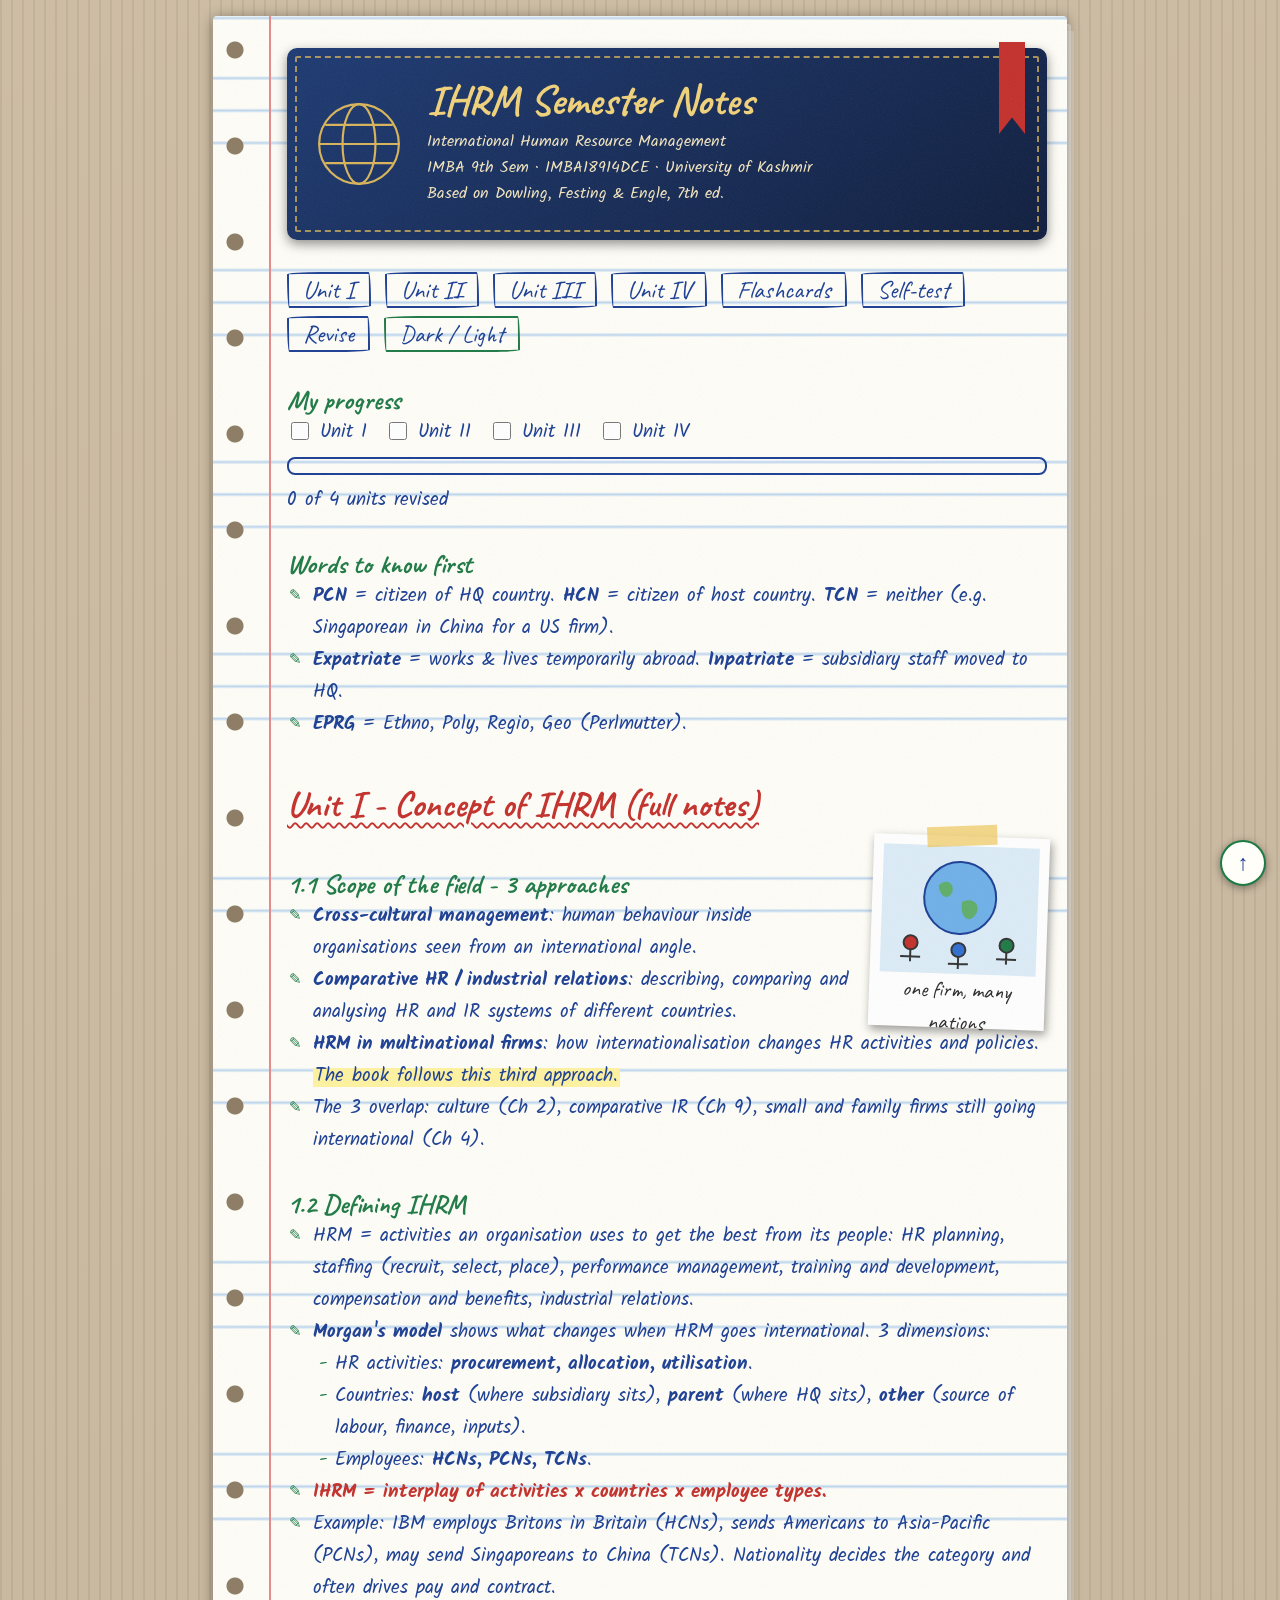
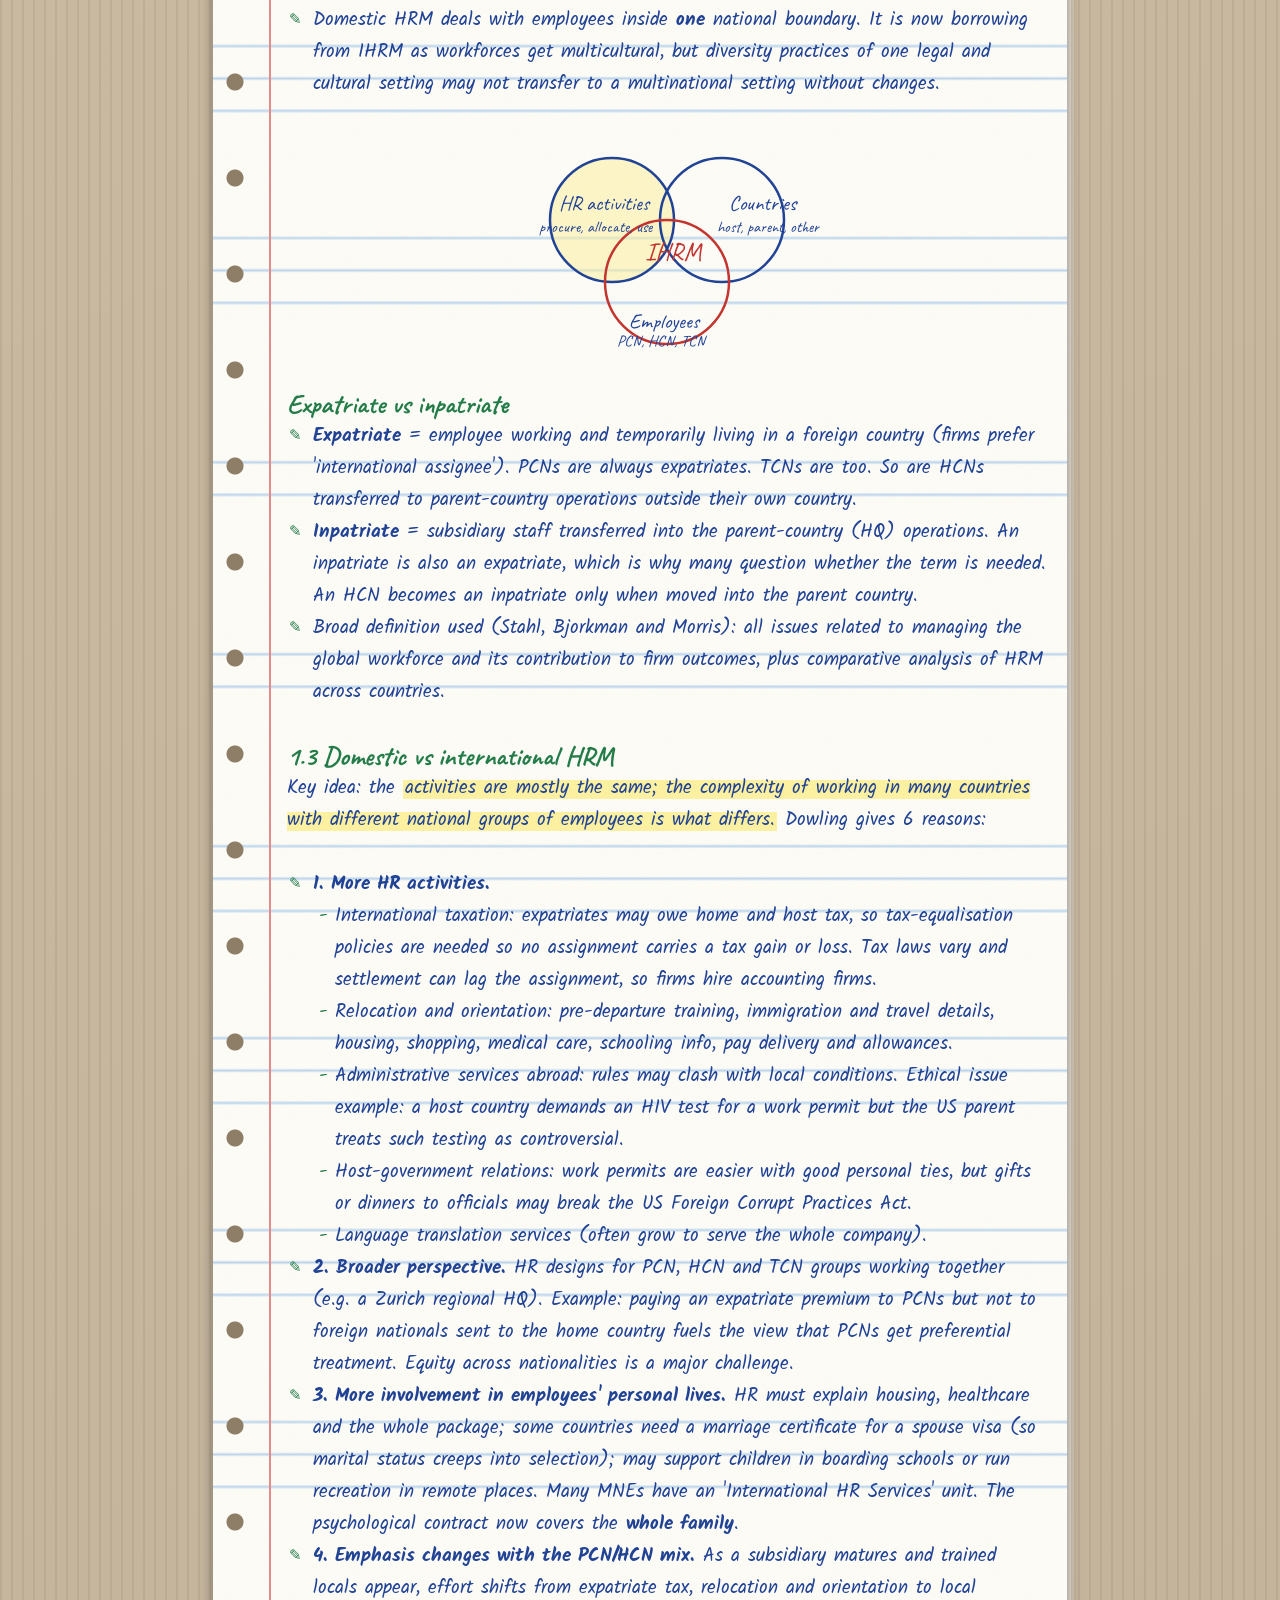
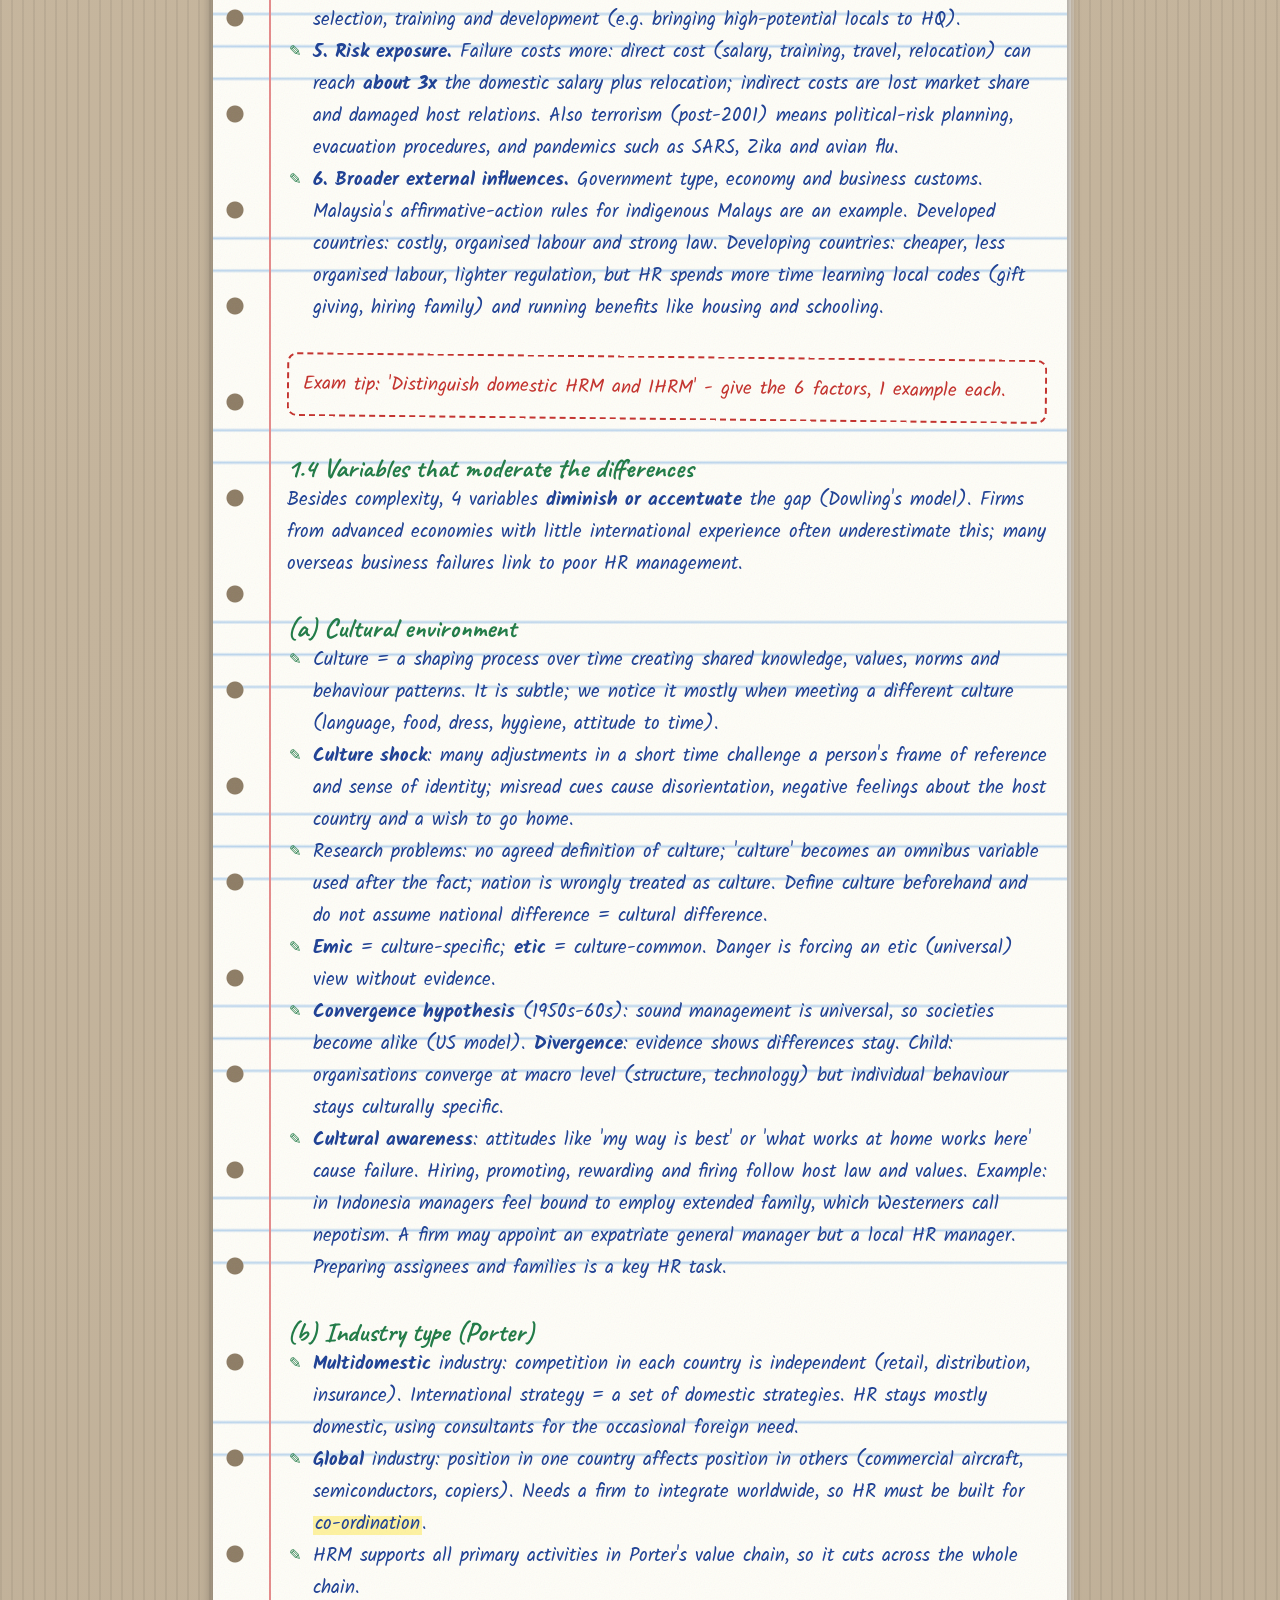
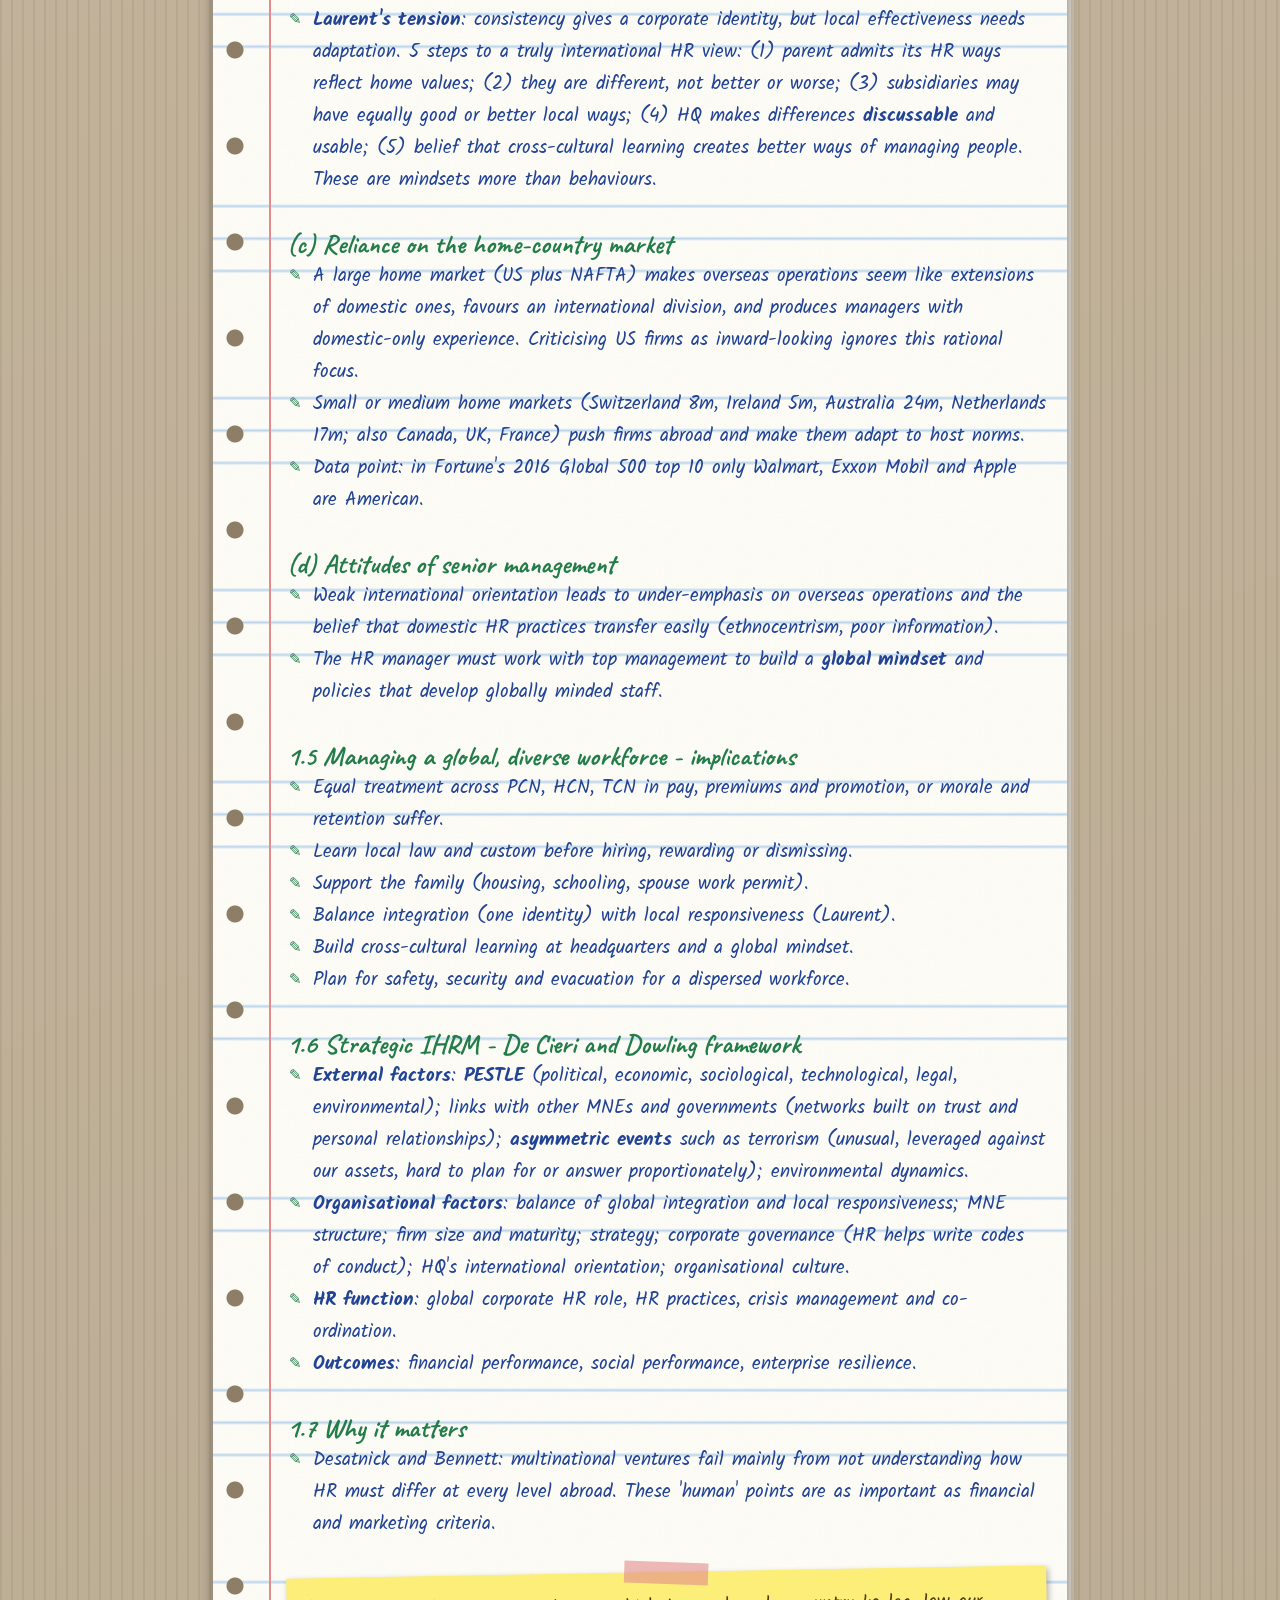
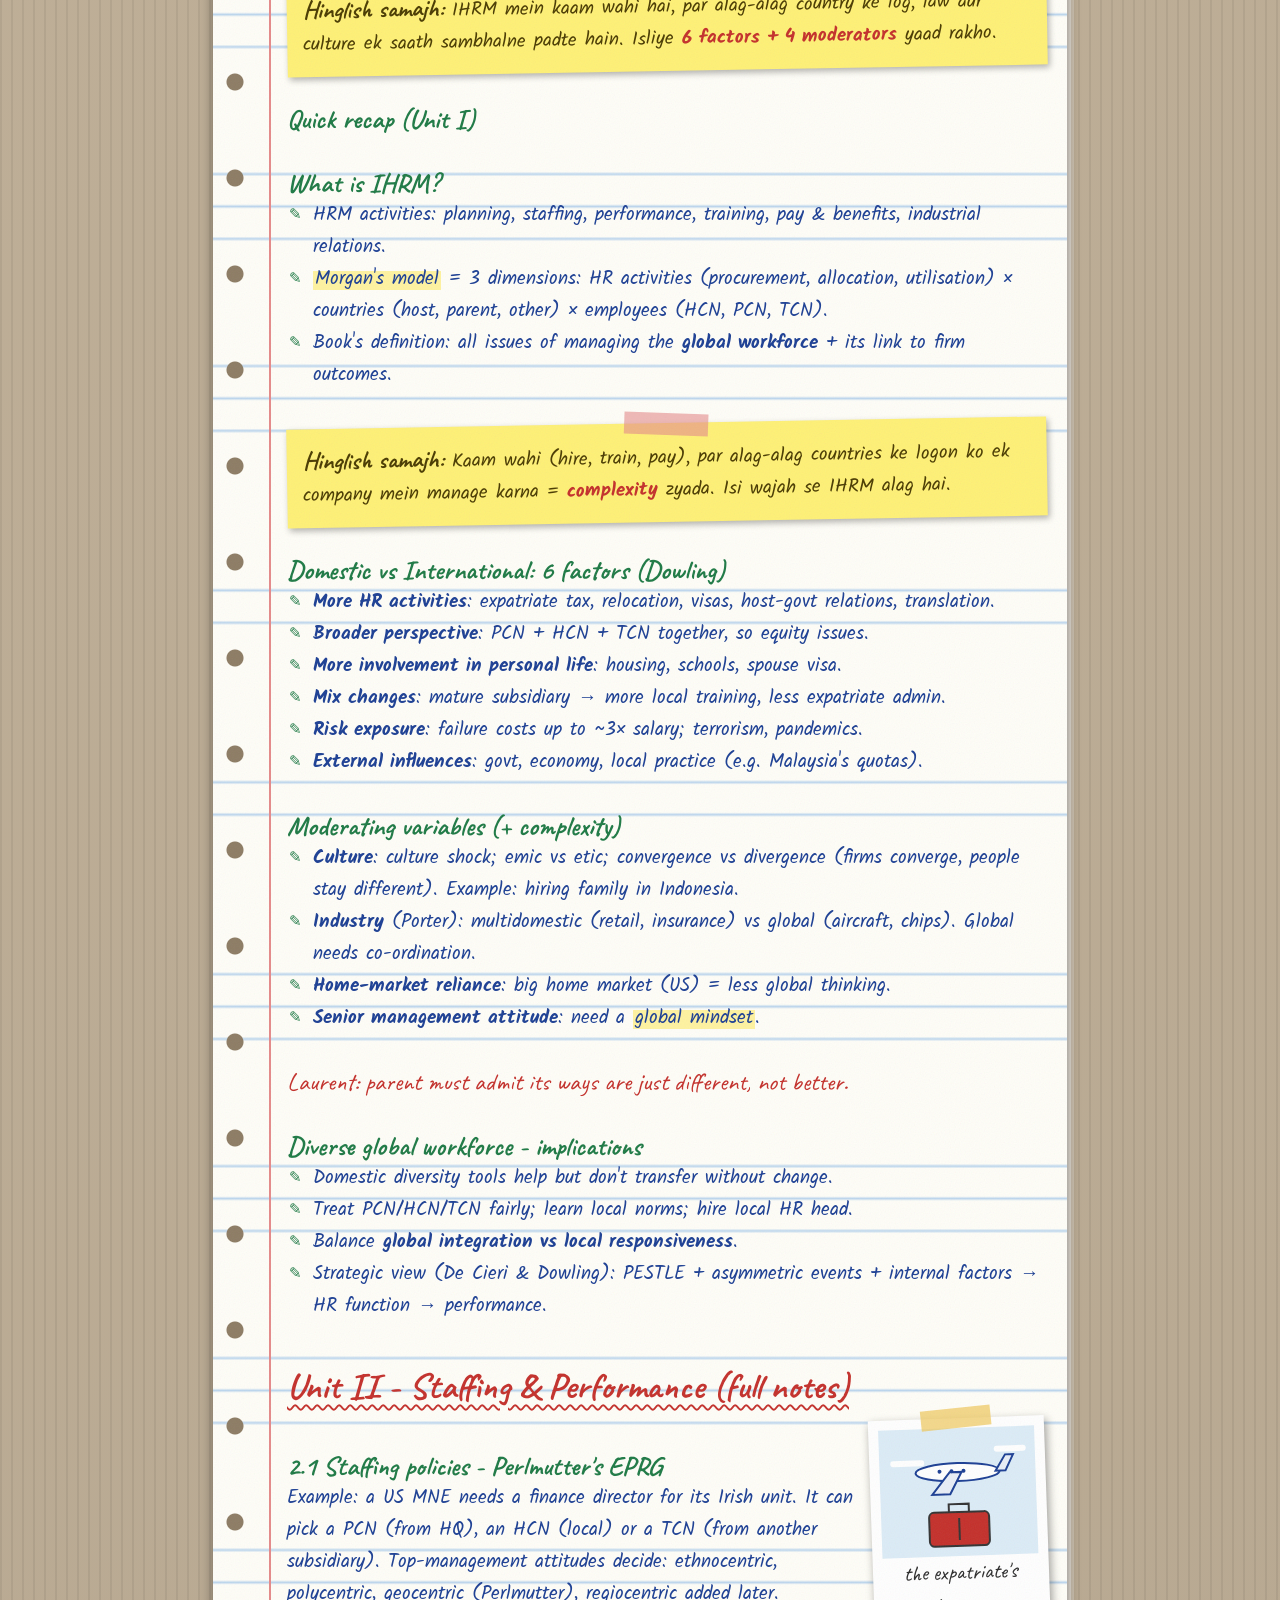
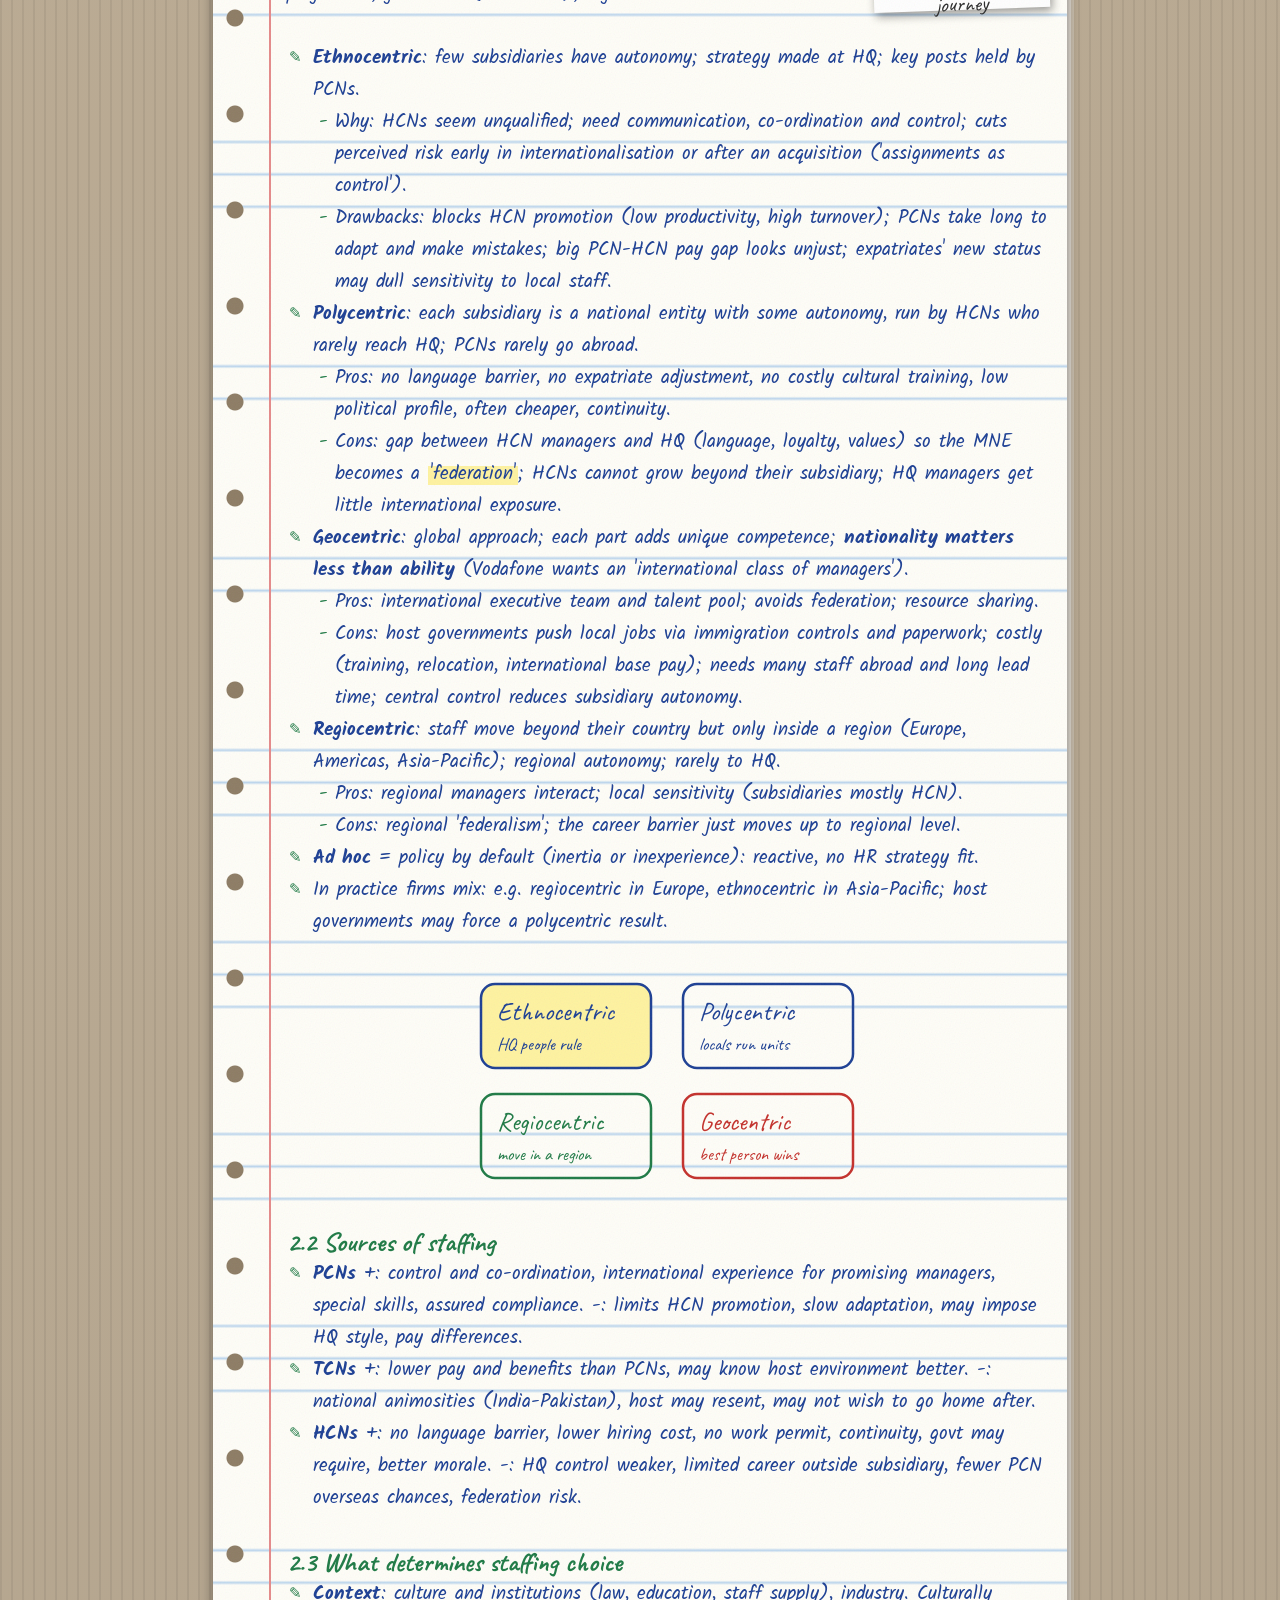
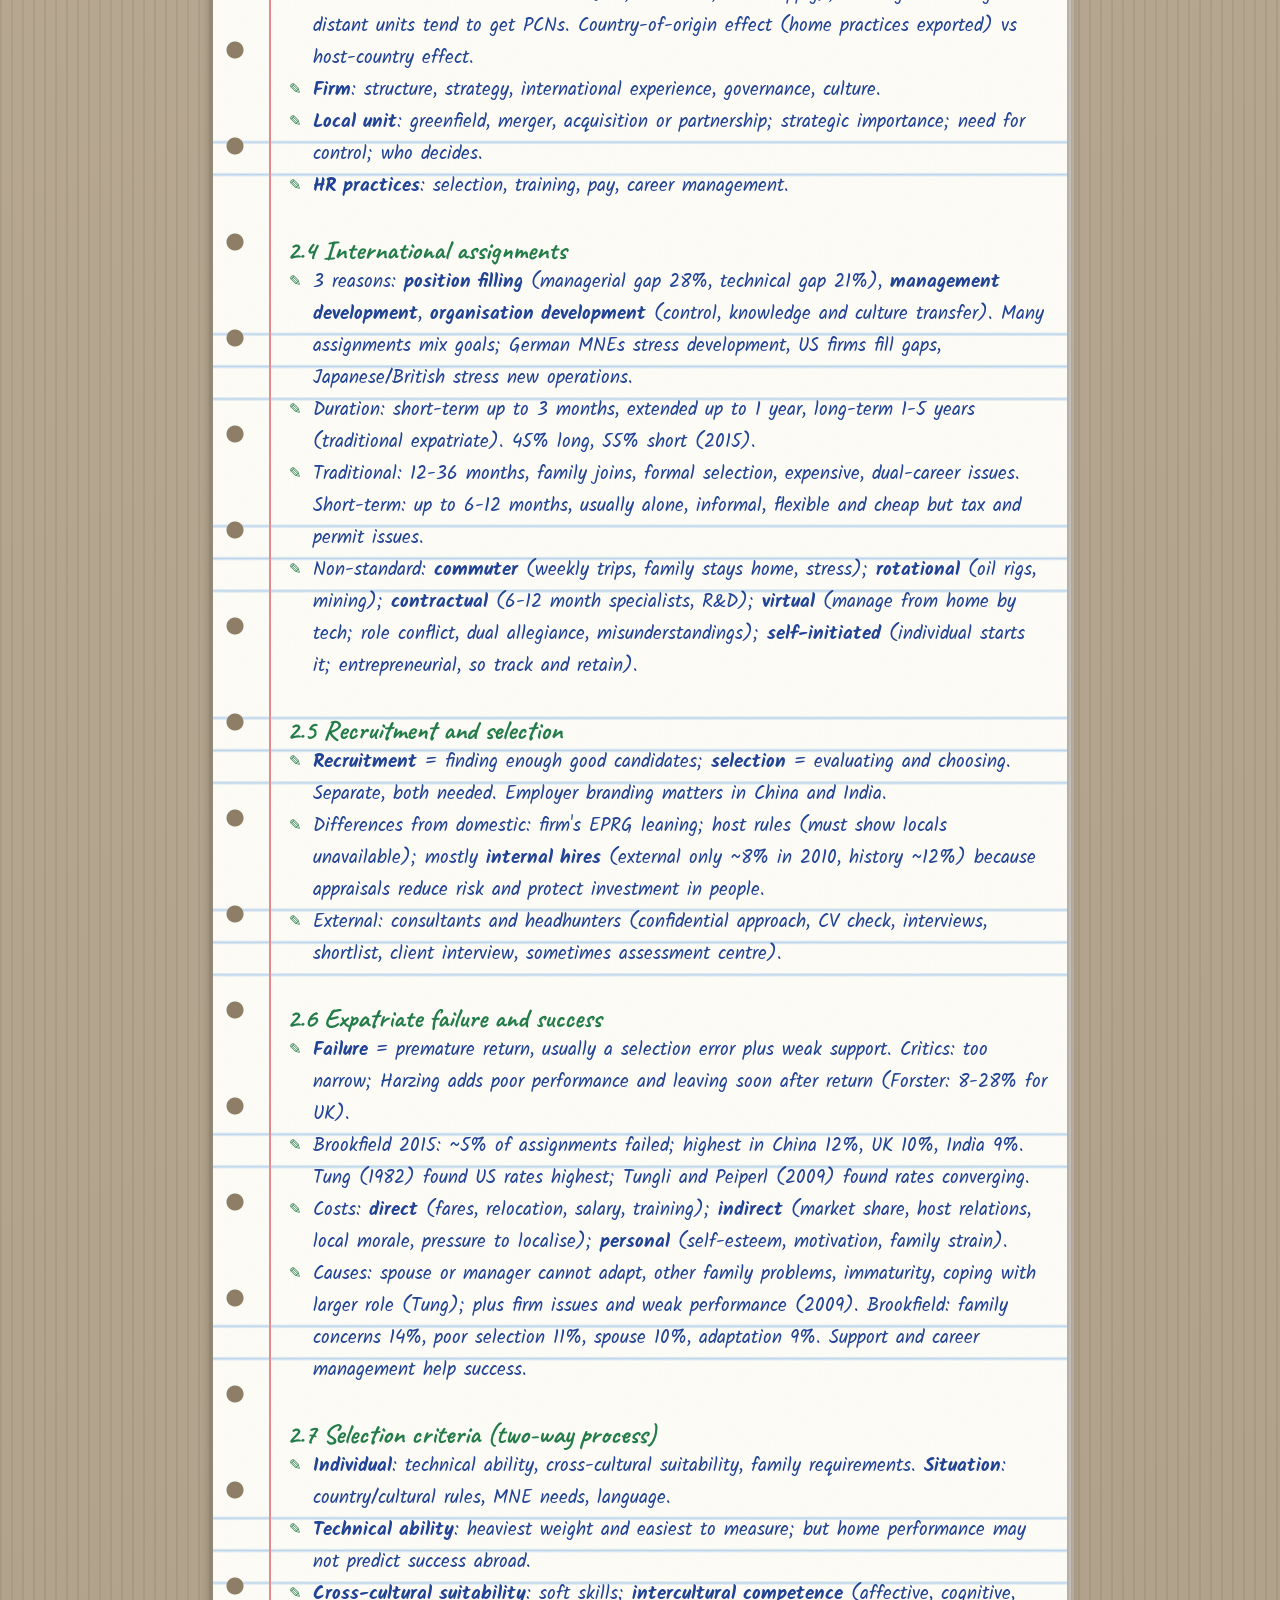
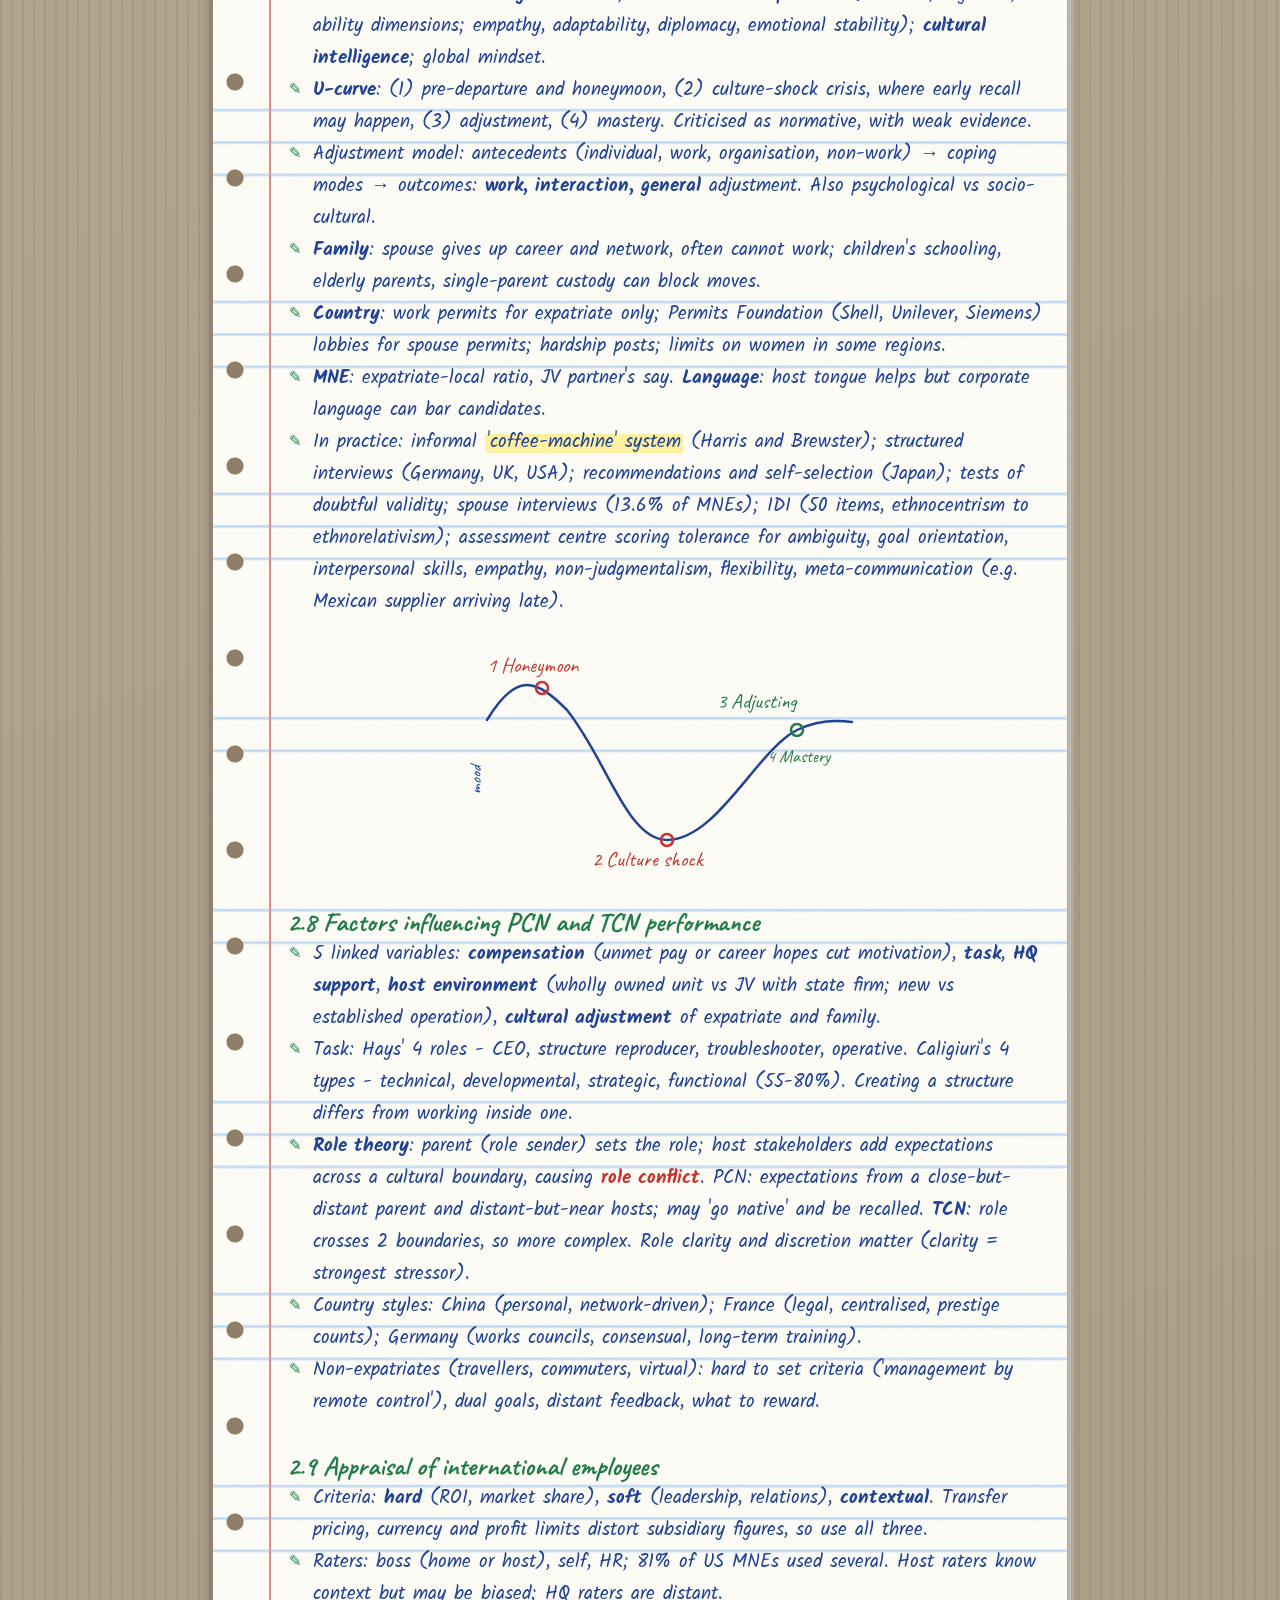
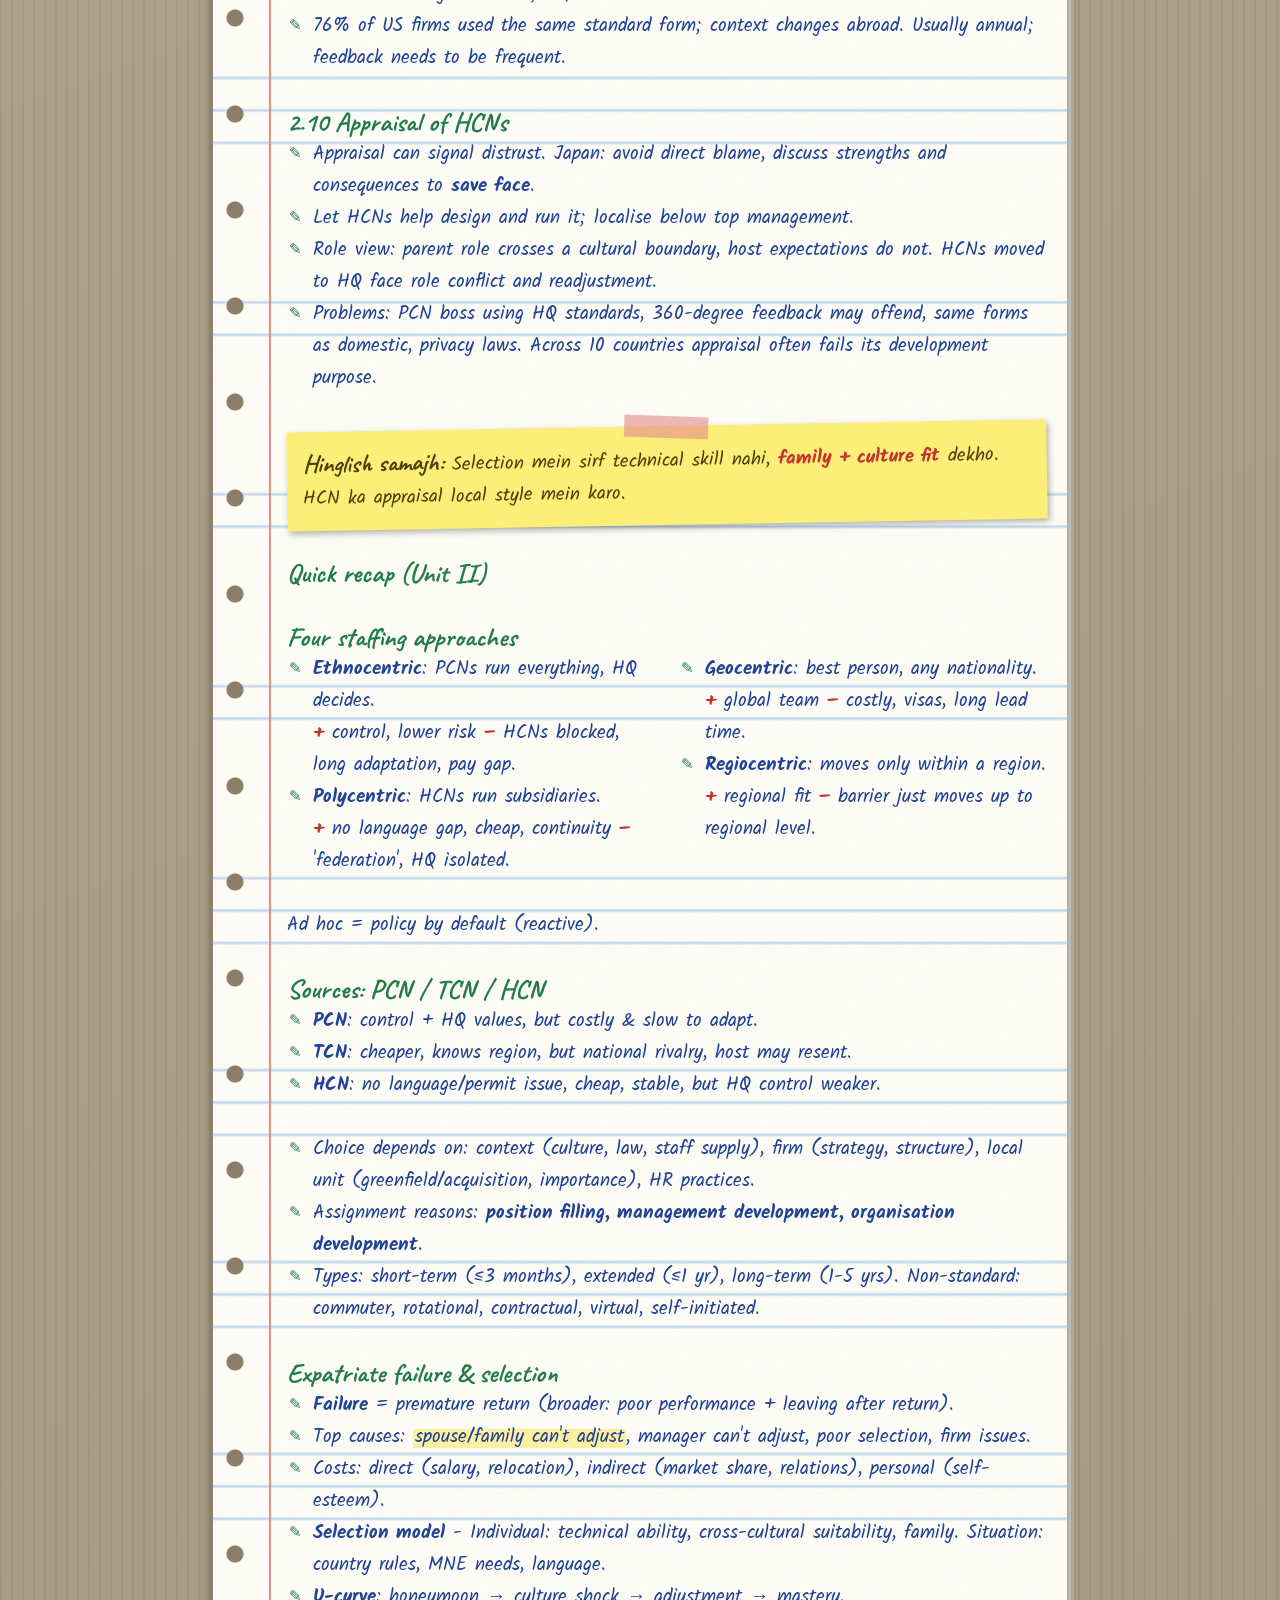
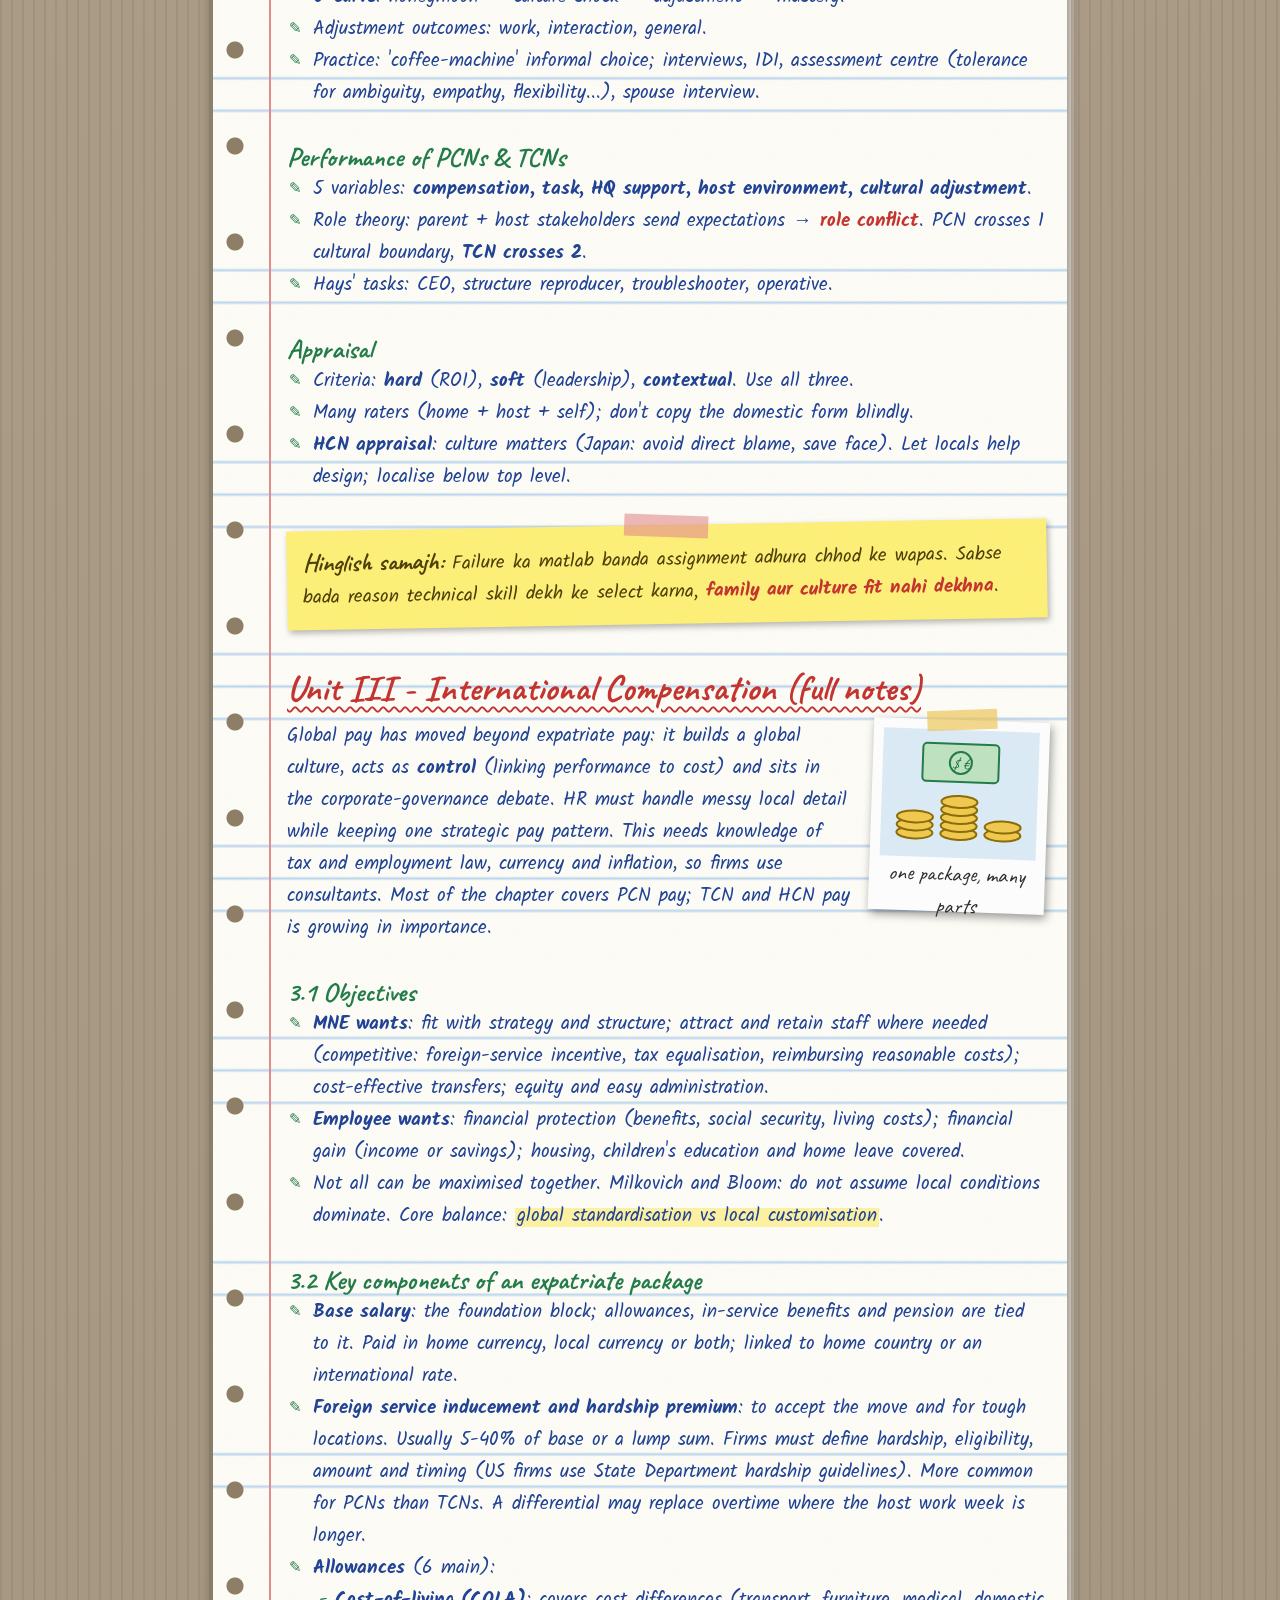
<file: full-notes.html>
<!DOCTYPE html>
<html lang="en">
<head>
<meta charset="utf-8">
<meta name="viewport" content="width=device-width, initial-scale=1, viewport-fit=cover">
<title>IHRM Notebook Notes</title>
<link rel="preconnect" href="https://fonts.googleapis.com">
<link href="https://fonts.googleapis.com/css2?family=Caveat:wght@600;700&family=Kalam:wght@400;700&display=swap" rel="stylesheet">
<style>
:root{
  --desk:#c9b79c; --paper:#fffef8; --rule:#bcd6ee; --margin:#e58a8a;
  --ink:#1c3f94; --red:#c4302b; --green:#1e7a45; --note:#fff176; --notetext:#4a3b00;
  --hl:#fff3a0; --hole:#8d7c64;
  box-sizing:border-box;
  padding-top:env(safe-area-inset-top,0px); padding-bottom:env(safe-area-inset-bottom,0px);
}
@media (prefers-color-scheme: dark){
  :root:not([data-theme="light"]){
    --desk:#14161d; --paper:#1f2433; --rule:#303a58; --margin:#8a4a55;
    --ink:#a9c1ff; --red:#ff8d85; --green:#7fdca0; --note:#5b4f10; --notetext:#fff0a8;
    --hl:#5a5316; --hole:#0c0d12;
  }
}
:root[data-theme="dark"]{
  --desk:#14161d; --paper:#1f2433; --rule:#303a58; --margin:#8a4a55;
  --ink:#a9c1ff; --red:#ff8d85; --green:#7fdca0; --note:#5b4f10; --notetext:#fff0a8;
  --hl:#5a5316; --hole:#0c0d12;
}
html{scroll-padding-top:env(safe-area-inset-top,0px);scroll-behavior:smooth}
body{margin:0;background:var(--desk);color:var(--ink);font-family:'Kalam','Segoe Print','Bradley Hand',cursive;font-size:19px}
.sheet{
  max-width:760px;margin:16px auto;padding:32px 20px 64px 74px;position:relative;
  background-color:var(--paper);
  background-image:linear-gradient(90deg,transparent 56px,var(--margin) 56px,var(--margin) 58px,transparent 58px),
    repeating-linear-gradient(to bottom,transparent 0,transparent 31px,var(--rule) 31px,var(--rule) 32px);
  background-position:0 0,0 31px;
  line-height:32px;box-shadow:0 2px 14px rgba(0,0,0,.35);border-radius:4px;
}
.sheet::before{content:"";position:absolute;left:12px;top:0;bottom:0;width:20px;
  background:radial-gradient(circle at 10px 10px,var(--hole) 0 8px,transparent 9px) 0 24px/20px 96px repeat-y}
h1,h2,h3{font-family:'Caveat','Kalam',cursive;font-weight:700;margin:0;line-height:32px}
h1{font-size:46px;line-height:64px;color:var(--red);margin-bottom:0}
h2{font-size:36px;line-height:64px;color:var(--red);margin-top:32px;
  text-decoration:underline wavy var(--red);text-decoration-thickness:1.5px;text-underline-offset:6px}
h3{font-size:27px;color:var(--green);margin-top:32px}
p{margin:0 0 32px}
ul{margin:0 0 32px;padding-left:26px;list-style:none}
li{position:relative;margin:0}
li::before{content:"\270E";position:absolute;left:-24px;color:var(--green);font-size:15px}
ul ul{margin:0 0 0;padding-left:22px}
ul ul li::before{content:"-";font-size:19px;left:-16px}
b,strong{font-weight:700}
.hl{background:linear-gradient(transparent 22%,var(--hl) 22%,var(--hl) 88%,transparent 88%);padding:0 2px}
.red{color:var(--red);font-weight:700}
.sub{font-size:17px;color:var(--green)}
nav{display:flex;flex-wrap:wrap;gap:8px 14px;margin:0 0 32px}
nav a{font-family:'Caveat',cursive;font-size:25px;line-height:32px;color:var(--ink);text-decoration:none;
  border:2px solid var(--ink);border-radius:255px 18px 225px 18px/18px 225px 18px 255px;padding:0 14px}
.note{background:var(--note);color:var(--notetext);transform:rotate(-1deg);padding:16px 16px;margin:0 0 32px;
  box-shadow:2px 3px 6px rgba(0,0,0,.3);line-height:32px}
.note b{font-family:'Caveat',cursive;font-size:25px}
.tip{border:2px dashed var(--red);border-radius:10px;padding:14px 14px;margin:0 0 32px;color:var(--red);transform:rotate(.6deg)}
.eq{font-family:'Caveat',cursive;font-size:25px;color:var(--red);margin:0 0 32px;line-height:32px}
.row{display:grid;grid-template-columns:1fr;gap:0}
@media(min-width:620px){.row{grid-template-columns:1fr 1fr;column-gap:24px}}
@media(max-width:480px){.sheet{margin:0;border-radius:0;padding:24px 12px 48px 56px;font-size:17px}
  .sheet{background-image:linear-gradient(90deg,transparent 40px,var(--margin) 40px,var(--margin) 42px,transparent 42px),
    repeating-linear-gradient(to bottom,transparent 0,transparent 31px,var(--rule) 31px,var(--rule) 32px)}
  .sheet::before{left:6px;width:16px} h1{font-size:38px}}
.fig{margin:0 0 32px}.fig svg{display:block;width:100%;height:224px}
.fig *{stroke-linecap:round;stroke-linejoin:round}
.fig text{font-family:'Caveat',cursive;fill:var(--ink);font-size:21px;stroke:none}
.fig .rt{fill:var(--red)}.fig .gt{fill:var(--green)}
.fig .ln{fill:none;stroke:var(--ink);stroke-width:2.5}
.fig .rl{fill:none;stroke:var(--red);stroke-width:2.5}
.fig .gl{fill:none;stroke:var(--green);stroke-width:2.5}
.fig .fl{fill:var(--hl);stroke:var(--ink);stroke-width:2.5}
.globe{float:right;width:120px;height:128px;margin:0 0 0 12px}
.globe *{fill:none;stroke:var(--ink);stroke-width:2.5;stroke-linecap:round}
.tool{font-family:'Caveat',cursive;font-size:24px;line-height:32px;color:var(--ink);background:none;cursor:pointer;border:2px solid var(--green);border-radius:255px 18px 225px 18px/18px 225px 18px 255px;padding:0 14px}
.tool:focus-visible,nav a:focus-visible,.card:focus-visible,summary:focus-visible{outline:3px solid var(--red);outline-offset:2px}
.prog{margin:0 0 32px;display:flex;flex-wrap:wrap;gap:0 18px;align-items:center}
.prog label{cursor:pointer;white-space:nowrap}.prog input{accent-color:var(--green);width:18px;height:18px;vertical-align:-3px}
.bar{height:14px;flex:1 1 100%;border:2px solid var(--ink);border-radius:8px;overflow:hidden;margin:9px 0 9px}
.bar i{display:block;height:100%;width:0;background:var(--green);transition:width .3s}
.cards{display:grid;grid-template-columns:1fr;gap:16px 16px;margin:0 0 32px}
@media(min-width:620px){.cards{grid-template-columns:1fr 1fr}}
.card{font:inherit;line-height:32px;text-align:left;color:var(--notetext);background:var(--note);border:0;cursor:pointer;padding:14px 14px;min-height:96px;box-shadow:2px 3px 6px rgba(0,0,0,.3);transform:rotate(-.8deg)}
.card:nth-child(even){transform:rotate(.8deg)}
.card .a{display:none;color:var(--red);font-weight:700}
.card.on .q{display:none}.card.on .a{display:block}
details{margin:0 0 0}summary{cursor:pointer;color:var(--green);font-weight:700}
details p{margin:0 0 0;padding-left:18px;color:var(--red)}
#top{position:fixed;right:14px;bottom:calc(14px + env(safe-area-inset-bottom,0px));width:46px;height:46px;border-radius:50%;font-size:22px;padding:0;background:var(--paper);box-shadow:0 2px 8px rgba(0,0,0,.4)}
@media print{#top,.tool{display:none}}
.globe{display:none}
body{background-image:repeating-linear-gradient(90deg,rgba(0,0,0,.06) 0 2px,transparent 2px 11px),linear-gradient(160deg,rgba(255,255,255,.08),rgba(0,0,0,.3))}
.sheet{box-shadow:0 2px 14px rgba(0,0,0,.4),5px 7px 0 -1px rgba(255,255,255,.45),9px 13px 0 -2px rgba(255,255,255,.25)}
.sheet::after{content:"";position:absolute;inset:0;pointer-events:none;border-radius:4px;opacity:.07;background-image:url("data:image/svg+xml;utf8,<svg xmlns='http://www.w3.org/2000/svg' width='160' height='160'><filter id='n'><feTurbulence type='fractalNoise' baseFrequency='.8' numOctaves='2'/></filter><rect width='160' height='160' filter='url(%23n)'/></svg>")}
#rp{position:fixed;left:0;top:env(safe-area-inset-top,0px);height:4px;width:0;background:var(--red);z-index:20}
.cover{position:relative;display:flex;align-items:center;gap:16px;height:192px;box-sizing:border-box;padding:16px 20px;margin:0 0 32px;border-radius:10px;color:#f3e6bf;background:linear-gradient(145deg,#1d3a73,#0f1d3d);outline:2px dashed rgba(216,180,90,.75);outline-offset:-10px;box-shadow:0 4px 12px rgba(0,0,0,.45)}
.cover h1{font-size:42px;line-height:40px;margin:0 0 8px;color:#f1d27a}
.cover p{margin:0;font-size:16px;line-height:26px}
.cover svg{flex:0 0 104px;width:104px;height:104px}
.cover svg *{fill:none;stroke:#d8b45a;stroke-width:2.5;stroke-linecap:round}
.rib{position:absolute;top:-6px;right:22px;width:26px;height:92px;background:var(--red);clip-path:polygon(0 0,100% 0,100% 100%,50% 82%,0 100%)}
.note{position:relative}.note::before{content:"";position:absolute;top:-10px;left:50%;width:84px;height:22px;margin-left:-42px;background:rgba(229,138,138,.6);transform:rotate(3deg)}
.pol{position:relative;float:right;width:176px;height:192px;box-sizing:border-box;margin:0 0 0 18px;padding:10px 10px 0;background:#fff;box-shadow:2px 4px 10px rgba(0,0,0,.4);transform:rotate(2deg)}
.pol.l{transform:rotate(-2deg)}
.pol::before{content:"";position:absolute;top:-10px;left:50%;width:70px;height:20px;margin-left:-35px;background:rgba(240,200,90,.7);transform:rotate(-4deg)}
.pol svg{display:block;width:156px;height:128px;background:#dcecf7}
.pol figcaption{font-family:'Caveat',cursive;font-size:22px;line-height:32px;color:#2b2b2b;text-align:center}
@media(max-width:480px){.pol{float:none;margin:0 auto 32px}.cover{padding:12px}.cover h1{font-size:32px;line-height:34px}.cover svg{flex-basis:72px;width:72px;height:72px}}
</style>
</head>
<body>
<main class="sheet">
<svg class="globe" viewBox="0 0 120 128" aria-hidden="true"><circle cx="60" cy="64" r="44"/><ellipse cx="60" cy="64" rx="18" ry="44"/><path d="M16 64h88M24 40h72M24 88h72"/><path style="stroke:var(--red)" d="M8 20l10 6-10 6 4-6zM100 14l4 8M96 18l8-4"/><path style="stroke:var(--green)" d="M100 108l-14-6 8-8"/></svg>
<div id="rp"></div>
<header class="cover"><i class="rib"></i><svg viewBox="0 0 120 120" aria-hidden="true"><circle cx="60" cy="60" r="46"/><ellipse cx="60" cy="60" rx="19" ry="46"/><path d="M14 60h92M22 38h76M22 82h76"/></svg><div><h1>IHRM Semester Notes</h1><p>International Human Resource Management</p><p>IMBA 9th Sem &middot; IMBA18914DCE &middot; University of Kashmir</p><p>Based on Dowling, Festing &amp; Engle, 7th ed.</p></div></header>
<nav><a href="#u1">Unit I</a><a href="#u2">Unit II</a><a href="#u3">Unit III</a><a href="#u4">Unit IV</a><a href="#cards">Flashcards</a><a href="#quiz">Self-test</a><a href="#rev">Revise</a><button class="tool" id="theme" type="button">Dark / Light</button></nav>
<h3>My progress</h3>
<div class="prog" id="prog"><label><input type="checkbox" data-k="u1"> Unit I</label><label><input type="checkbox" data-k="u2"> Unit II</label><label><input type="checkbox" data-k="u3"> Unit III</label><label><input type="checkbox" data-k="u4"> Unit IV</label><div class="bar"><i id="fill"></i></div><span id="ptxt">Tick a unit when you finish revising it.</span></div>

<h3>Words to know first</h3>
<ul>
<li><b>PCN</b> = citizen of HQ country. <b>HCN</b> = citizen of host country. <b>TCN</b> = neither (e.g. Singaporean in China for a US firm).</li>
<li><b>Expatriate</b> = works &amp; lives temporarily abroad. <b>Inpatriate</b> = subsidiary staff moved to HQ.</li>
<li><b>EPRG</b> = Ethno, Poly, Regio, Geo (Perlmutter).</li>
</ul>

<h2 id="u1">Unit I - Concept of IHRM (full notes)</h2>
<figure class="pol"><svg viewBox="0 0 156 128"><circle cx="78" cy="52" r="36" fill="#6fb0e8" stroke="#1c3f94" stroke-width="2"/><path d="M56 40c8-8 16-2 14 6s-12 8-14-6zM80 56c10-6 20 2 14 12s-16 4-14-12z" fill="#5fae6a"/><g stroke="#333" stroke-width="2"><circle cx="30" cy="98" r="7" fill="#c4302b"/><path d="M30 105v12M20 112h20" fill="none"/><circle cx="78" cy="104" r="7" fill="#2f6fd0"/><path d="M78 111v12M68 118h20" fill="none"/><circle cx="126" cy="98" r="7" fill="#1e7a45"/><path d="M126 105v12M116 112h20" fill="none"/></g></svg><figcaption>one firm, many nations</figcaption></figure>
<h3>1.1 Scope of the field - 3 approaches</h3>
<ul>
<li><b>Cross-cultural management</b>: human behaviour inside organisations seen from an international angle.</li>
<li><b>Comparative HR / industrial relations</b>: describing, comparing and analysing HR and IR systems of different countries.</li>
<li><b>HRM in multinational firms</b>: how internationalisation changes HR activities and policies. <span class="hl">The book follows this third approach.</span></li>
<li>The 3 overlap: culture (Ch 2), comparative IR (Ch 9), small and family firms still going international (Ch 4).</li>
</ul>

<h3>1.2 Defining IHRM</h3>
<ul>
<li>HRM = activities an organisation uses to get the best from its people: HR planning, staffing (recruit, select, place), performance management, training and development, compensation and benefits, industrial relations.</li>
<li><b>Morgan's model</b> shows what changes when HRM goes international. 3 dimensions:
<ul>
<li>HR activities: <b>procurement, allocation, utilisation</b>.</li>
<li>Countries: <b>host</b> (where subsidiary sits), <b>parent</b> (where HQ sits), <b>other</b> (source of labour, finance, inputs).</li>
<li>Employees: <b>HCNs, PCNs, TCNs</b>.</li>
</ul></li>
<li><span class="red">IHRM = interplay of activities x countries x employee types.</span></li>
<li>Example: IBM employs Britons in Britain (HCNs), sends Americans to Asia-Pacific (PCNs), may send Singaporeans to China (TCNs). Nationality decides the category and often drives pay and contract.</li>
<li>Domestic HRM deals with employees inside <b>one</b> national boundary. It is now borrowing from IHRM as workforces get multicultural, but diversity practices of one legal and cultural setting may not transfer to a multinational setting without changes.</li>
</ul>
<div class="fig"><svg viewBox="0 0 400 224"><circle class="fl" cx="145" cy="88" r="62" style="fill-opacity:.55"/><circle class="ln" cx="255" cy="88" r="62"/><circle class="rl" cx="200" cy="150" r="62"/><text x="92" y="78">HR activities</text><text x="72" y="100" style="font-size:16px">procure, allocate, use</text><text x="262" y="78">Countries</text><text x="250" y="100" style="font-size:16px">host, parent, other</text><text x="162" y="196">Employees</text><text x="150" y="214" style="font-size:16px">PCN, HCN, TCN</text><text class="rt" x="178" y="128" style="font-size:26px">IHRM</text></svg></div>
<h3>Expatriate vs inpatriate</h3>
<ul>
<li><b>Expatriate</b> = employee working and temporarily living in a foreign country (firms prefer 'international assignee'). PCNs are always expatriates. TCNs are too. So are HCNs transferred to parent-country operations outside their own country.</li>
<li><b>Inpatriate</b> = subsidiary staff transferred into the parent-country (HQ) operations. An inpatriate is also an expatriate, which is why many question whether the term is needed. An HCN becomes an inpatriate only when moved into the parent country.</li>
<li>Broad definition used (Stahl, Bjorkman and Morris): all issues related to managing the global workforce and its contribution to firm outcomes, plus comparative analysis of HRM across countries.</li>
</ul>

<h3>1.3 Domestic vs international HRM</h3>
<p>Key idea: the <span class="hl">activities are mostly the same; the complexity of working in many countries with different national groups of employees is what differs.</span> Dowling gives 6 reasons:</p>
<ul>
<li><b>1. More HR activities.</b>
<ul>
<li>International taxation: expatriates may owe home and host tax, so tax-equalisation policies are needed so no assignment carries a tax gain or loss. Tax laws vary and settlement can lag the assignment, so firms hire accounting firms.</li>
<li>Relocation and orientation: pre-departure training, immigration and travel details, housing, shopping, medical care, schooling info, pay delivery and allowances.</li>
<li>Administrative services abroad: rules may clash with local conditions. Ethical issue example: a host country demands an HIV test for a work permit but the US parent treats such testing as controversial.</li>
<li>Host-government relations: work permits are easier with good personal ties, but gifts or dinners to officials may break the US Foreign Corrupt Practices Act.</li>
<li>Language translation services (often grow to serve the whole company).</li>
</ul></li>
<li><b>2. Broader perspective.</b> HR designs for PCN, HCN and TCN groups working together (e.g. a Zurich regional HQ). Example: paying an expatriate premium to PCNs but not to foreign nationals sent to the home country fuels the view that PCNs get preferential treatment. Equity across nationalities is a major challenge.</li>
<li><b>3. More involvement in employees' personal lives.</b> HR must explain housing, healthcare and the whole package; some countries need a marriage certificate for a spouse visa (so marital status creeps into selection); may support children in boarding schools or run recreation in remote places. Many MNEs have an 'International HR Services' unit. The psychological contract now covers the <b>whole family</b>.</li>
<li><b>4. Emphasis changes with the PCN/HCN mix.</b> As a subsidiary matures and trained locals appear, effort shifts from expatriate tax, relocation and orientation to local selection, training and development (e.g. bringing high-potential locals to HQ).</li>
<li><b>5. Risk exposure.</b> Failure costs more: direct cost (salary, training, travel, relocation) can reach <b>about 3x</b> the domestic salary plus relocation; indirect costs are lost market share and damaged host relations. Also terrorism (post-2001) means political-risk planning, evacuation procedures, and pandemics such as SARS, Zika and avian flu.</li>
<li><b>6. Broader external influences.</b> Government type, economy and business customs. Malaysia's affirmative-action rules for indigenous Malays are an example. Developed countries: costly, organised labour and strong law. Developing countries: cheaper, less organised labour, lighter regulation, but HR spends more time learning local codes (gift giving, hiring family) and running benefits like housing and schooling.</li>
</ul>
<div class="tip">Exam tip: 'Distinguish domestic HRM and IHRM' - give the 6 factors, 1 example each.</div>

<h3>1.4 Variables that moderate the differences</h3>
<p>Besides complexity, 4 variables <b>diminish or accentuate</b> the gap (Dowling's model). Firms from advanced economies with little international experience often underestimate this; many overseas business failures link to poor HR management.</p>
<h3>(a) Cultural environment</h3>
<ul>
<li>Culture = a shaping process over time creating shared knowledge, values, norms and behaviour patterns. It is subtle; we notice it mostly when meeting a different culture (language, food, dress, hygiene, attitude to time).</li>
<li><b>Culture shock</b>: many adjustments in a short time challenge a person's frame of reference and sense of identity; misread cues cause disorientation, negative feelings about the host country and a wish to go home.</li>
<li>Research problems: no agreed definition of culture; 'culture' becomes an omnibus variable used after the fact; nation is wrongly treated as culture. Define culture beforehand and do not assume national difference = cultural difference.</li>
<li><b>Emic</b> = culture-specific; <b>etic</b> = culture-common. Danger is forcing an etic (universal) view without evidence.</li>
<li><b>Convergence hypothesis</b> (1950s-60s): sound management is universal, so societies become alike (US model). <b>Divergence</b>: evidence shows differences stay. Child: organisations converge at macro level (structure, technology) but individual behaviour stays culturally specific.</li>
<li><b>Cultural awareness</b>: attitudes like 'my way is best' or 'what works at home works here' cause failure. Hiring, promoting, rewarding and firing follow host law and values. Example: in Indonesia managers feel bound to employ extended family, which Westerners call nepotism. A firm may appoint an expatriate general manager but a local HR manager. Preparing assignees and families is a key HR task.</li>
</ul>
<h3>(b) Industry type (Porter)</h3>
<ul>
<li><b>Multidomestic</b> industry: competition in each country is independent (retail, distribution, insurance). International strategy = a set of domestic strategies. HR stays mostly domestic, using consultants for the occasional foreign need.</li>
<li><b>Global</b> industry: position in one country affects position in others (commercial aircraft, semiconductors, copiers). Needs a firm to integrate worldwide, so HR must be built for <span class="hl">co-ordination</span>.</li>
<li>HRM supports all primary activities in Porter's value chain, so it cuts across the whole chain.</li>
<li><b>Laurent's tension</b>: consistency gives a corporate identity, but local effectiveness needs adaptation. 5 steps to a truly international HR view: (1) parent admits its HR ways reflect home values; (2) they are different, not better or worse; (3) subsidiaries may have equally good or better local ways; (4) HQ makes differences <b>discussable</b> and usable; (5) belief that cross-cultural learning creates better ways of managing people. These are mindsets more than behaviours.</li>
</ul>
<h3>(c) Reliance on the home-country market</h3>
<ul>
<li>A large home market (US plus NAFTA) makes overseas operations seem like extensions of domestic ones, favours an international division, and produces managers with domestic-only experience. Criticising US firms as inward-looking ignores this rational focus.</li>
<li>Small or medium home markets (Switzerland 8m, Ireland 5m, Australia 24m, Netherlands 17m; also Canada, UK, France) push firms abroad and make them adapt to host norms.</li>
<li>Data point: in Fortune's 2016 Global 500 top 10 only Walmart, Exxon Mobil and Apple are American.</li>
</ul>
<h3>(d) Attitudes of senior management</h3>
<ul>
<li>Weak international orientation leads to under-emphasis on overseas operations and the belief that domestic HR practices transfer easily (ethnocentrism, poor information).</li>
<li>The HR manager must work with top management to build a <b>global mindset</b> and policies that develop globally minded staff.</li>
</ul>

<h3>1.5 Managing a global, diverse workforce - implications</h3>
<ul>
<li>Equal treatment across PCN, HCN, TCN in pay, premiums and promotion, or morale and retention suffer.</li>
<li>Learn local law and custom before hiring, rewarding or dismissing.</li>
<li>Support the family (housing, schooling, spouse work permit).</li>
<li>Balance integration (one identity) with local responsiveness (Laurent).</li>
<li>Build cross-cultural learning at headquarters and a global mindset.</li>
<li>Plan for safety, security and evacuation for a dispersed workforce.</li>
</ul>

<h3>1.6 Strategic IHRM - De Cieri and Dowling framework</h3>
<ul>
<li><b>External factors</b>: <b>PESTLE</b> (political, economic, sociological, technological, legal, environmental); links with other MNEs and governments (networks built on trust and personal relationships); <b>asymmetric events</b> such as terrorism (unusual, leveraged against our assets, hard to plan for or answer proportionately); environmental dynamics.</li>
<li><b>Organisational factors</b>: balance of global integration and local responsiveness; MNE structure; firm size and maturity; strategy; corporate governance (HR helps write codes of conduct); HQ's international orientation; organisational culture.</li>
<li><b>HR function</b>: global corporate HR role, HR practices, crisis management and co-ordination.</li>
<li><b>Outcomes</b>: financial performance, social performance, enterprise resilience.</li>
</ul>
<h3>1.7 Why it matters</h3>
<ul>
<li>Desatnick and Bennett: multinational ventures fail mainly from not understanding how HR must differ at every level abroad. These 'human' points are as important as financial and marketing criteria.</li>
</ul>
<div class="note"><b>Hinglish samajh:</b> IHRM mein kaam wahi hai, par alag-alag country ke log, law aur culture ek saath sambhalne padte hain. Isliye <span class="red">6 factors + 4 moderators</span> yaad rakho.</div>
<h3>Quick recap (Unit I)</h3>
<h3>What is IHRM?</h3>
<ul>
<li>HRM activities: planning, staffing, performance, training, pay &amp; benefits, industrial relations.</li>
<li><span class="hl">Morgan's model</span> = 3 dimensions: HR activities (procurement, allocation, utilisation) &times; countries (host, parent, other) &times; employees (HCN, PCN, TCN).</li>
<li>Book's definition: all issues of managing the <b>global workforce</b> + its link to firm outcomes.</li>
</ul>
<div class="note"><b>Hinglish samajh:</b> Kaam wahi (hire, train, pay), par alag-alag countries ke logon ko ek company mein manage karna = <span class="red">complexity</span> zyada. Isi wajah se IHRM alag hai.</div>

<h3>Domestic vs International: 6 factors (Dowling)</h3>
<ul>
<li><b>More HR activities</b>: expatriate tax, relocation, visas, host-govt relations, translation.</li>
<li><b>Broader perspective</b>: PCN + HCN + TCN together, so equity issues.</li>
<li><b>More involvement in personal life</b>: housing, schools, spouse visa.</li>
<li><b>Mix changes</b>: mature subsidiary &rarr; more local training, less expatriate admin.</li>
<li><b>Risk exposure</b>: failure costs up to ~3&times; salary; terrorism, pandemics.</li>
<li><b>External influences</b>: govt, economy, local practice (e.g. Malaysia's quotas).</li>
</ul>

<h3>Moderating variables (+ complexity)</h3>
<ul>
<li><b>Culture</b>: culture shock; emic vs etic; convergence vs divergence (firms converge, people stay different). Example: hiring family in Indonesia.</li>
<li><b>Industry</b> (Porter): multidomestic (retail, insurance) vs global (aircraft, chips). Global needs co-ordination.</li>
<li><b>Home-market reliance</b>: big home market (US) = less global thinking.</li>
<li><b>Senior management attitude</b>: need a <span class="hl">global mindset</span>.</li>
</ul>
<p class="eq">Laurent: parent must admit its ways are just different, not better.</p>

<h3>Diverse global workforce - implications</h3>
<ul>
<li>Domestic diversity tools help but don't transfer without change.</li>
<li>Treat PCN/HCN/TCN fairly; learn local norms; hire local HR head.</li>
<li>Balance <b>global integration vs local responsiveness</b>.</li>
<li>Strategic view (De Cieri &amp; Dowling): PESTLE + asymmetric events + internal factors &rarr; HR function &rarr; performance.</li>
</ul>

<h2 id="u2">Unit II - Staffing &amp; Performance (full notes)</h2>
<figure class="pol l"><svg viewBox="0 0 156 128"><path d="M14 34h28M118 22h26" stroke="#fff" stroke-width="6" stroke-linecap="round"/><ellipse cx="78" cy="44" rx="42" ry="9" fill="#fff" stroke="#1c3f94" stroke-width="2"/><path d="M70 44L52 66h18l12-22zM116 44l10-16h8l-8 16z" fill="#e8eef7" stroke="#1c3f94" stroke-width="2"/><circle cx="60" cy="43" r="2" fill="#1c3f94"/><circle cx="72" cy="43" r="2" fill="#1c3f94"/><circle cx="84" cy="43" r="2" fill="#1c3f94"/><rect x="48" y="84" width="60" height="34" rx="5" fill="#c4302b" stroke="#333" stroke-width="2"/><path d="M68 84v-8h20v8M78 90v22" fill="none" stroke="#333" stroke-width="2"/></svg><figcaption>the expatriate's journey</figcaption></figure>
<h3>2.1 Staffing policies - Perlmutter's EPRG</h3>
<p>Example: a US MNE needs a finance director for its Irish unit. It can pick a PCN (from HQ), an HCN (local) or a TCN (from another subsidiary). Top-management attitudes decide: ethnocentric, polycentric, geocentric (Perlmutter), regiocentric added later.</p>
<ul>
<li><b>Ethnocentric</b>: few subsidiaries have autonomy; strategy made at HQ; key posts held by PCNs.
<ul><li>Why: HCNs seem unqualified; need communication, co-ordination and control; cuts perceived risk early in internationalisation or after an acquisition ('assignments as control').</li>
<li>Drawbacks: blocks HCN promotion (low productivity, high turnover); PCNs take long to adapt and make mistakes; big PCN-HCN pay gap looks unjust; expatriates' new status may dull sensitivity to local staff.</li></ul></li>
<li><b>Polycentric</b>: each subsidiary is a national entity with some autonomy, run by HCNs who rarely reach HQ; PCNs rarely go abroad.
<ul><li>Pros: no language barrier, no expatriate adjustment, no costly cultural training, low political profile, often cheaper, continuity.</li>
<li>Cons: gap between HCN managers and HQ (language, loyalty, values) so the MNE becomes a <span class="hl">'federation'</span>; HCNs cannot grow beyond their subsidiary; HQ managers get little international exposure.</li></ul></li>
<li><b>Geocentric</b>: global approach; each part adds unique competence; <b>nationality matters less than ability</b> (Vodafone wants an 'international class of managers').
<ul><li>Pros: international executive team and talent pool; avoids federation; resource sharing.</li>
<li>Cons: host governments push local jobs via immigration controls and paperwork; costly (training, relocation, international base pay); needs many staff abroad and long lead time; central control reduces subsidiary autonomy.</li></ul></li>
<li><b>Regiocentric</b>: staff move beyond their country but only inside a region (Europe, Americas, Asia-Pacific); regional autonomy; rarely to HQ.
<ul><li>Pros: regional managers interact; local sensitivity (subsidiaries mostly HCN).</li>
<li>Cons: regional 'federalism'; the career barrier just moves up to regional level.</li></ul></li>
<li><b>Ad hoc</b> = policy by default (inertia or inexperience): reactive, no HR strategy fit.</li>
<li>In practice firms mix: e.g. regiocentric in Europe, ethnocentric in Asia-Pacific; host governments may force a polycentric result.</li>
</ul>
<div class="fig"><svg viewBox="0 0 400 224"><rect class="fl" x="14" y="14" width="170" height="84" rx="14"/><rect class="ln" x="216" y="14" width="170" height="84" rx="14"/><rect class="gl" x="14" y="124" width="170" height="84" rx="14"/><rect class="rl" x="216" y="124" width="170" height="84" rx="14"/><text x="30" y="50" style="font-size:26px">Ethnocentric</text><text x="30" y="80" style="font-size:18px">HQ people rule</text><text x="232" y="50" style="font-size:26px">Polycentric</text><text x="232" y="80" style="font-size:18px">locals run units</text><text class="gt" x="30" y="160" style="font-size:26px">Regiocentric</text><text class="gt" x="30" y="190" style="font-size:18px">move in a region</text><text class="rt" x="232" y="160" style="font-size:26px">Geocentric</text><text class="rt" x="232" y="190" style="font-size:18px">best person wins</text></svg></div>
<h3>2.2 Sources of staffing</h3>
<ul>
<li><b>PCNs</b> +: control and co-ordination, international experience for promising managers, special skills, assured compliance. -: limits HCN promotion, slow adaptation, may impose HQ style, pay differences.</li>
<li><b>TCNs</b> +: lower pay and benefits than PCNs, may know host environment better. -: national animosities (India-Pakistan), host may resent, may not wish to go home after.</li>
<li><b>HCNs</b> +: no language barrier, lower hiring cost, no work permit, continuity, govt may require, better morale. -: HQ control weaker, limited career outside subsidiary, fewer PCN overseas chances, federation risk.</li>
</ul>
<h3>2.3 What determines staffing choice</h3>
<ul>
<li><b>Context</b>: culture and institutions (law, education, staff supply), industry. Culturally distant units tend to get PCNs. Country-of-origin effect (home practices exported) vs host-country effect.</li>
<li><b>Firm</b>: structure, strategy, international experience, governance, culture.</li>
<li><b>Local unit</b>: greenfield, merger, acquisition or partnership; strategic importance; need for control; who decides.</li>
<li><b>HR practices</b>: selection, training, pay, career management.</li>
</ul>
<h3>2.4 International assignments</h3>
<ul>
<li>3 reasons: <b>position filling</b> (managerial gap 28%, technical gap 21%), <b>management development</b>, <b>organisation development</b> (control, knowledge and culture transfer). Many assignments mix goals; German MNEs stress development, US firms fill gaps, Japanese/British stress new operations.</li>
<li>Duration: short-term up to 3 months, extended up to 1 year, long-term 1-5 years (traditional expatriate). 45% long, 55% short (2015).</li>
<li>Traditional: 12-36 months, family joins, formal selection, expensive, dual-career issues. Short-term: up to 6-12 months, usually alone, informal, flexible and cheap but tax and permit issues.</li>
<li>Non-standard: <b>commuter</b> (weekly trips, family stays home, stress); <b>rotational</b> (oil rigs, mining); <b>contractual</b> (6-12 month specialists, R&amp;D); <b>virtual</b> (manage from home by tech; role conflict, dual allegiance, misunderstandings); <b>self-initiated</b> (individual starts it; entrepreneurial, so track and retain).</li>
</ul>
<h3>2.5 Recruitment and selection</h3>
<ul>
<li><b>Recruitment</b> = finding enough good candidates; <b>selection</b> = evaluating and choosing. Separate, both needed. Employer branding matters in China and India.</li>
<li>Differences from domestic: firm's EPRG leaning; host rules (must show locals unavailable); mostly <b>internal hires</b> (external only ~8% in 2010, history ~12%) because appraisals reduce risk and protect investment in people.</li>
<li>External: consultants and headhunters (confidential approach, CV check, interviews, shortlist, client interview, sometimes assessment centre).</li>
</ul>
<h3>2.6 Expatriate failure and success</h3>
<ul>
<li><b>Failure</b> = premature return, usually a selection error plus weak support. Critics: too narrow; Harzing adds poor performance and leaving soon after return (Forster: 8-28% for UK).</li>
<li>Brookfield 2015: ~5% of assignments failed; highest in China 12%, UK 10%, India 9%. Tung (1982) found US rates highest; Tungli and Peiperl (2009) found rates converging.</li>
<li>Costs: <b>direct</b> (fares, relocation, salary, training); <b>indirect</b> (market share, host relations, local morale, pressure to localise); <b>personal</b> (self-esteem, motivation, family strain).</li>
<li>Causes: spouse or manager cannot adapt, other family problems, immaturity, coping with larger role (Tung); plus firm issues and weak performance (2009). Brookfield: family concerns 14%, poor selection 11%, spouse 10%, adaptation 9%. Support and career management help success.</li>
</ul>
<h3>2.7 Selection criteria (two-way process)</h3>
<ul>
<li><b>Individual</b>: technical ability, cross-cultural suitability, family requirements. <b>Situation</b>: country/cultural rules, MNE needs, language.</li>
<li><b>Technical ability</b>: heaviest weight and easiest to measure; but home performance may not predict success abroad.</li>
<li><b>Cross-cultural suitability</b>: soft skills; <b>intercultural competence</b> (affective, cognitive, ability dimensions; empathy, adaptability, diplomacy, emotional stability); <b>cultural intelligence</b>; global mindset.</li>
<li><b>U-curve</b>: (1) pre-departure and honeymoon, (2) culture-shock crisis, where early recall may happen, (3) adjustment, (4) mastery. Criticised as normative, with weak evidence.</li>
<li>Adjustment model: antecedents (individual, work, organisation, non-work) &rarr; coping modes &rarr; outcomes: <b>work, interaction, general</b> adjustment. Also psychological vs socio-cultural.</li>
<li><b>Family</b>: spouse gives up career and network, often cannot work; children's schooling, elderly parents, single-parent custody can block moves.</li>
<li><b>Country</b>: work permits for expatriate only; Permits Foundation (Shell, Unilever, Siemens) lobbies for spouse permits; hardship posts; limits on women in some regions.</li>
<li><b>MNE</b>: expatriate-local ratio, JV partner's say. <b>Language</b>: host tongue helps but corporate language can bar candidates.</li>
<li>In practice: informal <span class="hl">'coffee-machine' system</span> (Harris and Brewster); structured interviews (Germany, UK, USA); recommendations and self-selection (Japan); tests of doubtful validity; spouse interviews (13.6% of MNEs); IDI (50 items, ethnocentrism to ethnorelativism); assessment centre scoring tolerance for ambiguity, goal orientation, interpersonal skills, empathy, non-judgmentalism, flexibility, meta-communication (e.g. Mexican supplier arriving late).</li>
</ul>
<div class="fig"><svg viewBox="0 0 400 224"><path class="ln" d="M20 70 C50 20 70 30 100 60 C140 110 160 190 200 190 C250 190 290 100 330 80 C350 70 370 70 385 72"/><circle class="rl" cx="75" cy="38" r="6"/><circle class="rl" cx="200" cy="190" r="6"/><circle class="gl" cx="330" cy="80" r="6"/><text class="rt" x="20" y="22">1 Honeymoon</text><text class="rt" x="125" y="216">2 Culture shock</text><text class="gt" x="250" y="58">3 Adjusting</text><text class="gt" x="300" y="112" style="font-size:18px">4 Mastery</text><text x="10" y="140" style="font-size:17px" transform="rotate(-90 14 140)">mood</text></svg></div>
<h3>2.8 Factors influencing PCN and TCN performance</h3>
<ul>
<li>5 linked variables: <b>compensation</b> (unmet pay or career hopes cut motivation), <b>task</b>, <b>HQ support</b>, <b>host environment</b> (wholly owned unit vs JV with state firm; new vs established operation), <b>cultural adjustment</b> of expatriate and family.</li>
<li>Task: Hays' 4 roles - CEO, structure reproducer, troubleshooter, operative. Caligiuri's 4 types - technical, developmental, strategic, functional (55-80%). Creating a structure differs from working inside one.</li>
<li><b>Role theory</b>: parent (role sender) sets the role; host stakeholders add expectations across a cultural boundary, causing <span class="red">role conflict</span>. PCN: expectations from a close-but-distant parent and distant-but-near hosts; may 'go native' and be recalled. <b>TCN</b>: role crosses 2 boundaries, so more complex. Role clarity and discretion matter (clarity = strongest stressor).</li>
<li>Country styles: China (personal, network-driven); France (legal, centralised, prestige counts); Germany (works councils, consensual, long-term training).</li>
<li>Non-expatriates (travellers, commuters, virtual): hard to set criteria ('management by remote control'), dual goals, distant feedback, what to reward.</li>
</ul>
<h3>2.9 Appraisal of international employees</h3>
<ul>
<li>Criteria: <b>hard</b> (ROI, market share), <b>soft</b> (leadership, relations), <b>contextual</b>. Transfer pricing, currency and profit limits distort subsidiary figures, so use all three.</li>
<li>Raters: boss (home or host), self, HR; 81% of US MNEs used several. Host raters know context but may be biased; HQ raters are distant.</li>
<li>76% of US firms used the same standard form; context changes abroad. Usually annual; feedback needs to be frequent.</li>
</ul>
<h3>2.10 Appraisal of HCNs</h3>
<ul>
<li>Appraisal can signal distrust. Japan: avoid direct blame, discuss strengths and consequences to <b>save face</b>.</li>
<li>Let HCNs help design and run it; localise below top management.</li>
<li>Role view: parent role crosses a cultural boundary, host expectations do not. HCNs moved to HQ face role conflict and readjustment.</li>
<li>Problems: PCN boss using HQ standards, 360-degree feedback may offend, same forms as domestic, privacy laws. Across 10 countries appraisal often fails its development purpose.</li>
</ul>
<div class="note"><b>Hinglish samajh:</b> Selection mein sirf technical skill nahi, <span class="red">family + culture fit</span> dekho. HCN ka appraisal local style mein karo.</div>
<h3>Quick recap (Unit II)</h3>
<h3>Four staffing approaches</h3>
<div class="row"><div>
<ul>
<li><b>Ethnocentric</b>: PCNs run everything, HQ decides.<br><span class="red">+</span> control, lower risk <span class="red">&minus;</span> HCNs blocked, long adaptation, pay gap.</li>
<li><b>Polycentric</b>: HCNs run subsidiaries.<br><span class="red">+</span> no language gap, cheap, continuity <span class="red">&minus;</span> 'federation', HQ isolated.</li>
</ul></div><div>
<ul>
<li><b>Geocentric</b>: best person, any nationality.<br><span class="red">+</span> global team <span class="red">&minus;</span> costly, visas, long lead time.</li>
<li><b>Regiocentric</b>: moves only within a region.<br><span class="red">+</span> regional fit <span class="red">&minus;</span> barrier just moves up to regional level.</li>
</ul></div></div>
<p>Ad hoc = policy by default (reactive).</p>

<h3>Sources: PCN / TCN / HCN</h3>
<ul>
<li><b>PCN</b>: control + HQ values, but costly &amp; slow to adapt.</li>
<li><b>TCN</b>: cheaper, knows region, but national rivalry, host may resent.</li>
<li><b>HCN</b>: no language/permit issue, cheap, stable, but HQ control weaker.</li>
</ul>
<ul>
<li>Choice depends on: context (culture, law, staff supply), firm (strategy, structure), local unit (greenfield/acquisition, importance), HR practices.</li>
<li>Assignment reasons: <b>position filling, management development, organisation development</b>.</li>
<li>Types: short-term (&le;3 months), extended (&le;1 yr), long-term (1-5 yrs). Non-standard: commuter, rotational, contractual, virtual, self-initiated.</li>
</ul>

<h3>Expatriate failure &amp; selection</h3>
<ul>
<li><b>Failure</b> = premature return (broader: poor performance + leaving after return).</li>
<li>Top causes: <span class="hl">spouse/family can't adjust</span>, manager can't adjust, poor selection, firm issues.</li>
<li>Costs: direct (salary, relocation), indirect (market share, relations), personal (self-esteem).</li>
<li><b>Selection model</b> - Individual: technical ability, cross-cultural suitability, family. Situation: country rules, MNE needs, language.</li>
<li><b>U-curve</b>: honeymoon &rarr; culture shock &rarr; adjustment &rarr; mastery.</li>
<li>Adjustment outcomes: work, interaction, general.</li>
<li>Practice: 'coffee-machine' informal choice; interviews, IDI, assessment centre (tolerance for ambiguity, empathy, flexibility...), spouse interview.</li>
</ul>

<h3>Performance of PCNs &amp; TCNs</h3>
<ul>
<li>5 variables: <b>compensation, task, HQ support, host environment, cultural adjustment</b>.</li>
<li>Role theory: parent + host stakeholders send expectations &rarr; <span class="red">role conflict</span>. PCN crosses 1 cultural boundary, <b>TCN crosses 2</b>.</li>
<li>Hays' tasks: CEO, structure reproducer, troubleshooter, operative.</li>
</ul>
<h3>Appraisal</h3>
<ul>
<li>Criteria: <b>hard</b> (ROI), <b>soft</b> (leadership), <b>contextual</b>. Use all three.</li>
<li>Many raters (home + host + self); don't copy the domestic form blindly.</li>
<li><b>HCN appraisal</b>: culture matters (Japan: avoid direct blame, save face). Let locals help design; localise below top level.</li>
</ul>
<div class="note"><b>Hinglish samajh:</b> Failure ka matlab banda assignment adhura chhod ke wapas. Sabse bada reason technical skill dekh ke select karna, <span class="red">family aur culture fit nahi dekhna</span>.</div>

<h2 id="u3">Unit III - International Compensation (full notes)</h2>
<figure class="pol"><svg viewBox="0 0 156 128"><g fill="#f2c94c" stroke="#8a6a00" stroke-width="2"><ellipse cx="34" cy="104" rx="18" ry="6"/><ellipse cx="34" cy="96" rx="18" ry="6"/><ellipse cx="34" cy="88" rx="18" ry="6"/><ellipse cx="78" cy="104" rx="18" ry="6"/><ellipse cx="78" cy="96" rx="18" ry="6"/><ellipse cx="78" cy="88" rx="18" ry="6"/><ellipse cx="78" cy="80" rx="18" ry="6"/><ellipse cx="78" cy="72" rx="18" ry="6"/><ellipse cx="122" cy="104" rx="18" ry="6"/><ellipse cx="122" cy="96" rx="18" ry="6"/></g><rect x="40" y="14" width="76" height="38" rx="4" fill="#bfe3c0" stroke="#1e7a45" stroke-width="2"/><circle cx="78" cy="33" r="11" fill="none" stroke="#1e7a45" stroke-width="2"/><text x="78" y="39" text-anchor="middle" font-size="16" font-family="Caveat,cursive" fill="#1e7a45">$ &#8364;</text></svg><figcaption>one package, many parts</figcaption></figure>
<p>Global pay has moved beyond expatriate pay: it builds a global culture, acts as <b>control</b> (linking performance to cost) and sits in the corporate-governance debate. HR must handle messy local detail while keeping one strategic pay pattern. This needs knowledge of tax and employment law, currency and inflation, so firms use consultants. Most of the chapter covers PCN pay; TCN and HCN pay is growing in importance.</p>
<h3>3.1 Objectives</h3>
<ul>
<li><b>MNE wants</b>: fit with strategy and structure; attract and retain staff where needed (competitive: foreign-service incentive, tax equalisation, reimbursing reasonable costs); cost-effective transfers; equity and easy administration.</li>
<li><b>Employee wants</b>: financial protection (benefits, social security, living costs); financial gain (income or savings); housing, children's education and home leave covered.</li>
<li>Not all can be maximised together. Milkovich and Bloom: do not assume local conditions dominate. Core balance: <span class="hl">global standardisation vs local customisation</span>.</li>
</ul>
<h3>3.2 Key components of an expatriate package</h3>
<ul>
<li><b>Base salary</b>: the foundation block; allowances, in-service benefits and pension are tied to it. Paid in home currency, local currency or both; linked to home country or an international rate.</li>
<li><b>Foreign service inducement and hardship premium</b>: to accept the move and for tough locations. Usually 5-40% of base or a lump sum. Firms must define hardship, eligibility, amount and timing (US firms use State Department hardship guidelines). More common for PCNs than TCNs. A differential may replace overtime where the host work week is longer.</li>
<li><b>Allowances</b> (6 main):
<ul>
<li><b>Cost-of-living (COLA)</b>: covers cost differences (transport, furniture, medical, domestic help); based on family size, with extra per child; data from Mercer or ECA International.</li>
<li><b>Housing</b>: keeps home standards; set by family size and job level; options: company housing, fixed allowance with top-up, or share of income; help leasing or selling the old home.</li>
<li><b>Home leave</b>: yearly trips home to renew family and business ties and ease repatriation.</li>
<li><b>Education</b>: tuition, fees, books, uniforms, transport, boarding; about 95% of MNEs contribute; international schools cost more but follow home curricula and suit 'third-culture kids'; pre-school and university usually excluded.</li>
<li><b>Relocation</b>: moving, shipping, storage, temporary living, car or appliance subsidies, perquisites (cars, drivers, clubs, servants), often tied to tax equalisation. A driver can be safer and cheaper in developing countries.</li>
<li><b>Spouse assistance</b>: replaces lost income (capped or one-time) and increasingly job search help, counselling, permit and language help.</li>
</ul></li>
<li><b>Benefits</b>: healthcare, pension and social security, life insurance, child allowances, profit sharing or stock options. Issues: stay in home plan or join host plan, fill coverage gaps, portability (very hard). Most US PCNs keep home plans except medical; EU social security is portable. TCNs are often worse planned for (little home coverage, currency problems).</li>
<li><b>Leave</b>: annual home leave, <b>rest and rehabilitation</b> leave for hard locations, emergency leave.</li>
</ul>
<h3>3.3 Approaches</h3>
<ul>
<li><b>Going rate (market rate)</b>: base pay follows the <b>host</b> country, using surveys of locals, same-nationality expatriates or all expatriates; low-pay locations get extras.
<ul><li>+ equality with locals, simple, identifies with host, equity across nationalities.</li>
<li>- pay varies between assignments and between same-nationality expatriates; rivalry for rich postings; re-entry problems when pay drops back.</li></ul></li>
<li><b>Balance sheet (build-up)</b>: most widely used. Aim: <span class="red">keep the expatriate whole</span>: home living standard plus an inducement. Built on <b>home</b> pay; extra host costs are shared so purchasing power equals home. 4 outlay groups: goods and services, housing, income taxes, reserve (savings, pension, education, social security).
<ul><li>Book example: Australian marketing manager in 'New Euphoria' (cost index 150, exchange rate 1.5): base pay + COLA + 20% service premium + 20% hardship, minus 7% notional housing and notional tax, split between home and local currency.</li>
<li>+ equity across postings and same nationality, easy re-entry, easy to explain.</li>
<li>- disparities (US PCN vs NZ TCN in Singapore; expatriates vs locals; expatriates underpaid in high-pay USA); complex (taxes, pensions).</li></ul></li>
<li><b>Local Plus</b>: host salary level and rules plus expatriate-type benefits (housing, transport, schooling), often grossed up for tax; no tax equalisation, COLA, hardship, home leave, training or spouse help. A hybrid of the other two.
<ul><li>Used for long-term or permanent moves, intra-regional moves (Asia-Pacific), low-pay to high-pay moves, junior managers wanting experience.</li>
<li>+ cheaper, flexible 'plus' items, works when 'home' is unclear or TCNs have no home payroll.</li>
<li>- power shifts to employee; weaker ties to firm; <span class="red">retention risk</span> as skills become marketable.</li></ul></li>
<li>Policies for long-term assignments: <b>Full International</b> (balance sheet, 'full bells and whistles' for high potentials); <b>Expat Lite</b> (reduced balance sheet, up to ~2 years); <b>Local Plus</b> (allowances phased 100%, 50%, 20%); <b>Localisation</b> (phased to full local pay); <b>One-way transfer</b> (self-initiated, local payroll).</li>
</ul>
<div class="fig"><svg viewBox="0 0 400 224"><path class="ln" d="M30 110h340M30 100v20M370 100v20"/><text x="14" y="90">HOST pay</text><text x="296" y="90">HOME pay</text><circle class="fl" cx="70" cy="110" r="13"/><circle class="gl" cx="175" cy="110" r="13"/><circle class="rl" cx="330" cy="110" r="13"/><text x="16" y="160">Going rate</text><text x="16" y="182" style="font-size:16px">same as locals</text><text class="gt" x="128" y="205">Local Plus</text><text class="gt" x="112" y="58" style="font-size:16px">local pay + perks</text><text class="rt" x="268" y="160">Balance sheet</text><text class="rt" x="268" y="182" style="font-size:16px">keep him whole</text></svg></div>
<h3>3.4 Taxation</h3>
<ul>
<li>Biggest worry: tax at home <b>and</b> host (US citizens get a Section 911 deduction but must file in both).</li>
<li><b>Tax equalisation</b> (most common): firm withholds the home tax amount and pays all actual taxes; premiums and allowances paid tax-free to employee.</li>
<li><b>Tax protection</b>: employee pays up to the home tax and keeps any windfall. Also ad hoc and laissez-faire (not recommended).</li>
<li>Firms use international accounting firms. Social security contributions vary widely (about 0% to nearly 60%).</li>
</ul>
<h3>3.5 Living-cost data and PCN vs TCN</h3>
<ul>
<li>Consultants publish cost-of-living indices; balance-sheet packages need constant updating (lag causes complaints). Currency shocks matter (Indonesian rupiah fell over 50% in 1997). UBS uses the <b>Big Mac index</b> (work minutes per burger). Firms also compare business costs (wages, rents, taxes, corruption).</li>
<li>Balance sheet uses home base pay, so TCNs from lower-pay countries cost less than PCNs, which is hard to justify as TCNs become valuable.</li>
<li><b>Match pay to staffing</b>: ethnocentric means keep PCNs whole; geocentric means <b>international base pay</b> for key managers in a reserve currency (USD or euro).</li>
</ul>
<h3>3.6 Variables influencing compensation in MNCs</h3>
<ul>
<li>3 levels, each with internal and external pulls. <b>Level 1 basic theories</b>: internal (resource-based view, resource dependence, behavioural theory, new institutional economics) vs external (cultural, institutional). <b>Level 2 norms and values</b>: internal (strategy, corporate culture, HR strategy, employment relationships) vs external (IR system, education system, cultural norms). <b>Level 3 practices</b>: internal (size, life cycle, degree of internationalisation, structure) vs external (industry, product and labour markets, law, unions).</li>
<li>Pay-strategy choices: job vs skill; performance vs seniority; individual vs group vs organisation; risk; <b>hierarchical vs egalitarian</b>; internal equity (job evaluation) vs external equity (market surveys).</li>
<li>Standardised pay suits monopolistic industry, low internationalisation, simple structure. Localised pay suits strong local values and rules, high internationalisation, decentralised structure.</li>
<li>Also: staffing philosophy, PCN/TCN/HCN status, assignment type, host cost of living, tax law, MNE goals, executive-pay debate (competitive individualism vs co-operative collectivism).</li>
</ul>
<div class="note"><b>Hinglish samajh:</b> Balance sheet = ghar jaisi lifestyle ka hisaab. Going rate = jahan ja rahe ho wahan ka rate. Local Plus = local pay + kuch extra perks.</div>
<h3>Quick recap (Unit III)</h3>
<h3>Package parts</h3>
<ul>
<li><b>Base salary</b> (foundation, home or local currency).</li>
<li><b>Foreign service premium + hardship</b>: usually 5-40% of base.</li>
<li><b>Allowances</b>: cost-of-living, housing, home leave, education, relocation, spouse assistance.</li>
<li><b>Benefits</b>: health, pension/social security (portability is hard; TCNs worst off), insurance.</li>
<li><b>Leave</b>: home leave, R&amp;R, emergency.</li>
</ul>
<h3>Three approaches</h3>
<ul>
<li><b>Going rate</b> (host pay): equal to locals, simple; but pay varies by country, re-entry shock.</li>
<li><b>Balance sheet</b> (home pay, most used): 'keep expatriate whole'. Outlays: goods &amp; services, housing, taxes, reserve. Fair across postings, easy re-entry; but disparities and complex.</li>
<li><b>Local Plus</b> (host pay + some perks): cheap, flexible, no COLA/tax equalisation; but <span class="red">retention risk</span>.</li>
</ul>
<ul>
<li>Policies: Full International, Expat Lite, Local Plus, Localisation, One-way transfer.</li>
<li><b>Tax</b>: equalisation (most common), protection, ad hoc, laissez-faire.</li>
<li>Match pay to staffing: ethnocentric &rarr; keep whole; geocentric &rarr; international base pay in USD/EUR.</li>
</ul>
<h3>Variables influencing MNC pay</h3>
<ul>
<li>Internal: strategy, culture, size, internationalisation, structure.</li>
<li>External: culture, laws, unions, labour market, industry, cost of living, currency.</li>
<li>Choices: job vs skill, individual vs group, hierarchical vs egalitarian, standardise vs localise.</li>
</ul>
<div class="tip">Exam favourite: compare going rate vs balance sheet, then add Local Plus as the new third option.</div>

<h2 id="u4">Unit IV - Industrial Relations &amp; Trends (full notes)</h2>
<figure class="pol l"><svg viewBox="0 0 156 128"><path d="M24 112V62l22 12V62l22 12V62l22 12V50h44v62z" fill="#b9a58a" stroke="#333" stroke-width="2"/><rect x="112" y="26" width="12" height="26" fill="#8a7860" stroke="#333" stroke-width="2"/><path d="M118 22c-6-8 6-12 0-18" fill="none" stroke="#fff" stroke-width="5" stroke-linecap="round"/><g fill="#ffe9a8" stroke="#333" stroke-width="1.5"><rect x="34" y="88" width="12" height="12"/><rect x="62" y="88" width="12" height="12"/><rect x="92" y="74" width="12" height="12"/></g><path d="M12 112V40" stroke="#333" stroke-width="3"/><path d="M12 40h38v18H12z" fill="#c4302b" stroke="#333" stroke-width="2"/><text x="31" y="54" text-anchor="middle" font-size="13" font-family="Caveat,cursive" fill="#fff">UNION</text></svg><figcaption>labour meets the MNE</figcaption></figure>
<h3>4.1 Comparative industrial relations</h3>
<ul>
<li>Concepts shift across countries. <b>Collective bargaining</b>: USA = local union vs management; Sweden and Germany = employers' organisation vs industry union. Goals differ too: many European unions see class struggle, US unions are pragmatic. Enforceability varies.</li>
<li>IR mirrors society's history and power relations. Poole's causes of union differences: technology and industry organisation, state regulation of unions, ideological splits, religion, managers' labour strategies.</li>
<li>Union types: <b>industrial</b> (all grades in an industry), <b>craft</b> (skilled trades across industries), <b>conglomerate</b> (many industries), <b>general</b> (almost all employees), <b>enterprise</b> (one firm; Japan, Asia-Pacific).</li>
<li>Density (OECD): Sweden, Denmark, Norway highest; France, USA, Korea low; OECD average 18.8% (2005) to 16.9% (2013). Reasons: less public and manufacturing jobs, more competition, decentralised bargaining, law changes, globalised production.</li>
<li>Case, Hyundai in China: union was a branch of the plant's Party committee (100% membership, weak). Result: hybrid practice - labour-intensive, team-based, flat, one-year contracts - vs automated, centralised, strong-union Korea.</li>
</ul>
<h3>4.2 MNE IR policy</h3>
<ul>
<li>IR is usually delegated to subsidiaries but HQ co-ordinates because deals set precedents. HQ involvement rises with: <b>production integration</b>, <b>US ownership</b> (more centralised), <b>IHRM approach</b> (ethnocentric = more conflict), <b>prior experience</b> (Europe industry-level, US firm-level), <b>subsidiary traits</b> (acquisitions freer than greenfield; young, strategic, HQ-funded or poor performers controlled), <b>home market</b> size, and <b>management attitude</b> (US union avoidance).</li>
<li>MNE subsidiaries in Britain had similar strike frequency but larger, longer strikes (Hamill): <span class="hl">type of MNE matters, not multinationality</span>.</li>
</ul>
<h3>4.3 Unions and MNEs</h3>
<ul>
<li>4 limits on MNEs: (1) wage levels, (2) varying employment (closure and redundancy law), (3) blocking global integration (GM matched investment in Germany to please the union; costs ~15% above optimal), (4) campaigns.</li>
<li><b>Kennedy's 7 union worries</b>: huge finances, alternative supply, ability to move production, remote head office, many industries, IR expertise, <b>investment strike</b>. Unions also struggle to reach foreign decision-makers and financial data.</li>
</ul>
<h3>4.4 Global unions and responses</h3>
<ul>
<li><b>International trade secretariats (ITS)</b>: loose world links of national unions per trade; share information; aim at transnational bargaining via research, company conferences, company councils, company-wide talks, co-ordinated bargaining. Limited success: MNEs pay well, resist, labour is divided, laws differ.</li>
<li><b>Lobbying for national laws</b> to stop job export (AFL-CIO): mostly failed.</li>
<li><b>International bodies</b>: ETUC lobbies ILO, UNCTAD, OECD, EU. ILO principles: freedom of association, bargaining, no forced labour, non-discrimination; ILO Tripartite Declaration 1977; <b>OECD Guidelines 1976</b> (voluntary). <b>Chapeau clause</b>: employers read it as local law first, unions as a supplement. <b>Badger case</b>: Raytheon's Belgian unit closed; OECD said parent shares responsibility. National Contact Points follow up; 2011 update added human rights and supply chains.</li>
<li><b>Corporate campaigns</b>: unions ally with NGOs, churches, governments; example James Hardie asbestos campaign (boycott, shareholder pressure, inquiry). UN Global Compact reflects this.</li>
<li>Transnational bargaining is a remote possibility (Enderwick). Unions should strengthen plant and company bargaining, research MNE weak spots, consolidate ITS work.</li>
</ul>
<h3>4.5 Regional integration - EU</h3>
<ul>
<li>Social dimension covers labour law, conditions, training, social security, pensions. Milestones: Treaty of Rome 1957; Council of Europe Social Charter 1965; Single European Act 1987 leading to the Single Market (31 Dec 1992); Community Charter of Workers' Social Rights 1989; Treaty of Lisbon 2009 (binding Charter of Fundamental Rights, non-discrimination, right to information and collective action).</li>
<li>Supporters: social justice. Critics: 'social engineering'.</li>
<li><b>Social dumping</b> ('race to the bottom'): firms shift to low-cost states or workers accept pay cuts; sharper after the 2004 enlargement and 2009 crisis. APEC is the Asia-Pacific parallel.</li>
</ul>
<div class="fig"><svg viewBox="0 0 400 224"><path class="ln" d="M20 112h360"/><circle class="fl" cx="40" cy="112" r="9"/><circle class="fl" cx="120" cy="112" r="9"/><circle class="fl" cx="200" cy="112" r="9"/><circle class="fl" cx="280" cy="112" r="9"/><circle class="rl" cx="360" cy="112" r="9"/><text class="rt" x="14" y="84">1957</text><text x="2" y="62" style="font-size:17px">Rome</text><text class="rt" x="94" y="152">1989</text><text x="70" y="174" style="font-size:17px">Social Charter</text><text class="rt" x="174" y="84">1992</text><text x="150" y="62" style="font-size:17px">Single Market</text><text class="rt" x="254" y="152">2004</text><text x="236" y="174" style="font-size:17px">10 new members</text><text class="rt" x="334" y="84">2009</text><text x="326" y="62" style="font-size:17px">Lisbon</text></svg></div>
<h3>4.6 Emerging trends</h3>
<ul>
<li><b>Codes of conduct</b>: rules showing core values, key in supply chains (Nike, Levi's, Adidas faced child-labour and safety charges). SA 8000 is the universal standard. Rana Plaza (2013, 1,100+ dead) showed weak enforcement. HR role: draft and review codes, cost-benefit of compliance, train staff and partners, link reward to compliance. Degussa is the book's example.</li>
<li><b>NGOs</b>: Greenpeace, Oxfam, BRAC, Red Cross shape MNEs; their HR needs are under-researched.</li>
<li><b>Offshoring</b>: moves work (call centres, software, R&amp;D) abroad and IR to a third party. India: strong BPO, but 20-80% turnover, 10-20% yearly pay rises, social ties and caste affect HR. China: guanxi, 'iron rice bowl' past, poaching, weak pay-performance link. <b>Nearshoring</b> to Czech Republic, Hungary, Poland. EU data rules limit data offshoring. HR roles (CIPD): consult unions, redeploy staff, communicate, spot training needs, design jobs, flag legal risk. Returning ex-host nationals can turn brain drain into brain gain.</li>
<li><b>Ethics</b>: relativism (do as locals do), absolutism (home rules everywhere), universalism (some global principles). Bribery: FCPA 1977, OECD Convention in force 1999, UK Bribery Act 2010. Siemens: US$800m US fine, 395m euro German fine, ~2.5bn euro total. HR adds ethics to selection and training.</li>
<li><b>Safety and security</b>: audit emergency readiness, facility security, espionage and theft, cyber-terrorism, travel and fire risks. Strategy depends on firm risk and place risk.</li>
<li><b>Employee involvement</b>: the book only touches it: Ford's early policy, German works councils and co-determination, participative goal-setting in Germany and Sweden vs assigned goals in the USA. Add class-note points for framework agreements and fuller involvement.</li>
</ul>
<div class="note"><b>Hinglish samajh:</b> Unions MNE ki taakat se darte hain, isliye ILO/OECD, campaigns aur EU rules ka sahara lete hain. Aaj ke trends: codes of conduct, offshoring aur ethics.</div>
<h3>Quick recap (Unit IV)</h3>
<h3>Comparative IR</h3>
<ul>
<li>Hard to compare: 'collective bargaining' means different things (US local vs Germany/Sweden industry-level). History shapes systems.</li>
<li>Union types: <b>industrial, craft, conglomerate, general, enterprise</b> (Japan).</li>
<li>Union density: Sweden/Denmark/Norway high; France, USA low; OECD avg 18.8% (2005) &rarr; 16.9% (2013).</li>
<li>HQ control of IR rises with: production integration, US ownership, young/strategic/dependent subsidiary, poor performance, anti-union attitude.</li>
</ul>
<h3>Unions vs MNEs</h3>
<ul>
<li>Constrain through: <b>wages, employment levels, global integration, campaigns</b>.</li>
<li>Kennedy's 7 worries: big finances, alternative supply, can move production, remote authority, many industries, IR expertise, investment strike.</li>
<li>Responses: <b>trade secretariats (ITS)</b>, lobbying for laws, <b>ILO/OECD</b> rules (OECD guidelines 1976, Badger case), corporate campaigns (James Hardie).</li>
<li>Transnational bargaining = remote possibility.</li>
</ul>
<h3>Regional integration - EU</h3>
<ul>
<li>Rome 1957 &rarr; Single Market 1992 &rarr; Social Charter 1989 &rarr; Lisbon 2009.</li>
<li><span class="hl">Social dumping</span> = 'race to the bottom' on labour cost, worse after 2004 enlargement.</li>
</ul>
<div class="note"><b>Check class notes:</b> the book has no separate section on global framework agreements or employee involvement. Add your teacher's points there.</div>
<h3>Emerging trends</h3>
<ul>
<li><b>Codes of conduct</b> (SA 8000, Rana Plaza 2013 showed weak enforcement), <b>NGOs</b>.</li>
<li><b>Offshoring</b>: India (BPO, 20-80% turnover), China (guanxi, iron rice bowl), nearshoring to Central Europe.</li>
<li><b>Ethics</b>: relativism vs absolutism vs universalism; bribery (FCPA 1977, OECD 1999, Siemens case).</li>
<li>Safety, security, counter-terrorism now part of HR's job.</li>
</ul>

<h2 id="cards">Flashcards - tap to flip</h2>
<div class="cards">
<button class="card" type="button"><span class="q">Morgan's 3 dimensions of IHRM?</span><span class="a">HR activities x countries (host, parent, other) x employee types (HCN, PCN, TCN)</span></button>
<button class="card" type="button"><span class="q">Why do firms use PCNs?</span><span class="a">Control, co-ordination, HQ values, special skills, assured compliance</span></button>
<button class="card" type="button"><span class="q">Top cause of expatriate failure?</span><span class="a">Spouse / family or the manager cannot adjust, plus poor selection</span></button>
<button class="card" type="button"><span class="q">3 adjustment outcomes (Black and Mendenhall)?</span><span class="a">Work, interaction and general adjustment</span></button>
<button class="card" type="button"><span class="q">Balance sheet aim?</span><span class="a">Keep the expatriate whole: home living standard plus an inducement</span></button>
<button class="card" type="button"><span class="q">Most common tax policy?</span><span class="a">Tax equalisation (firm withholds home tax, pays actual taxes)</span></button>
<button class="card" type="button"><span class="q">Local Plus main risk?</span><span class="a">Retention: weaker ties, skills become marketable</span></button>
<button class="card" type="button"><span class="q">Hard, soft, contextual criteria?</span><span class="a">Hard = measurable (ROI); soft = traits (leadership); contextual = situation factors</span></button>
<button class="card" type="button"><span class="q">Kennedy's 'investment strike'?</span><span class="a">MNE refuses new investment so a plant becomes obsolete</span></button>
<button class="card" type="button"><span class="q">Social dumping?</span><span class="a">'Race to the bottom': work moves to low-cost states or workers accept pay cuts</span></button>
<button class="card" type="button"><span class="q">Emic vs etic?</span><span class="a">Emic = culture-specific; etic = culture-common (universal)</span></button>
<button class="card" type="button"><span class="q">Ethical relativism?</span><span class="a">'When in Rome, do as the Romans do'; no universal right and wrong</span></button>
</div>
<h2 id="quiz">Self-test - think, then tap</h2>
<ul>
<li><details><summary>Name the 6 factors that make IHRM more complex.</summary><p>More activities, broader perspective, personal-life involvement, changing PCN/HCN mix, risk exposure, external influences.</p></details></li>
<li><details><summary>Compare ethnocentric and polycentric staffing.</summary><p>Ethno: PCNs, HQ control, but blocks HCNs. Poly: HCNs run units, cheap and stable, but the firm becomes a federation.</p></details></li>
<li><details><summary>List 6 expatriate selection factors.</summary><p>Technical ability, cross-cultural suitability, family, country rules, MNE needs, language.</p></details></li>
<li><details><summary>Going rate vs balance sheet?</summary><p>Going rate uses host pay and equals locals; balance sheet uses home pay to keep the expatriate whole.</p></details></li>
<li><details><summary>4 ways unions limit MNEs?</summary><p>Wage levels, employment levels, global integration, campaigns.</p></details></li>
<li><details><summary>Why is offshoring an HR issue?</summary><p>Turnover, skill shortages, culture and language, control, plus consulting unions and redeploying staff.</p></details></li>
</ul>
<h2 id="rev">Last-minute revision</h2>
<ul>
<li>I: Morgan's 3 dimensions &middot; 6 factors &middot; 5 moderators.</li>
<li>II: EPRG &middot; failure causes &middot; selection model &middot; 5 performance variables.</li>
<li>III: package &middot; going rate / balance sheet / Local Plus &middot; tax equalisation.</li>
<li>IV: 4 union constraints &middot; Kennedy's 7 &middot; ILO/OECD &middot; EU social dimension &middot; offshoring.</li>
</ul>
<div class="note"><b>Poora course ek line mein:</b> sahi log lao (staffing), perform karwao, sahi pay do, aur unions-laws-culture ke saath tal-mel rakho.</div>
</main>
<button class="tool" id="top" type="button" aria-label="Back to top">&uarr;</button>
<script>
(function(){
var r=document.documentElement;
function st(a,k,v){try{if(v===undefined)return a.getItem(k);a.setItem(k,v)}catch(e){return null}}
var t=st(localStorage,'ihrm-theme');if(t)r.setAttribute('data-theme',t);
document.getElementById('theme').onclick=function(){
 var dark=r.getAttribute('data-theme')==='dark'||(!r.getAttribute('data-theme')&&matchMedia('(prefers-color-scheme: dark)').matches);
 var n=dark?'light':'dark';r.setAttribute('data-theme',n);st(localStorage,'ihrm-theme',n)};
var boxes=document.querySelectorAll('#prog input');
function upd(){var c=0;boxes.forEach(function(b){if(b.checked)c++});
 document.getElementById('fill').style.width=(c*25)+'%';
 document.getElementById('ptxt').textContent=c===4?'All 4 units revised. Great work!':c+' of 4 units revised';}
boxes.forEach(function(b){b.checked=st(localStorage,'ihrm-'+b.dataset.k)==='1';
 b.onchange=function(){st(localStorage,'ihrm-'+b.dataset.k,b.checked?'1':'0');upd()}});
upd();
document.querySelectorAll('.card').forEach(function(c){c.onclick=function(){c.classList.toggle('on')}});
document.getElementById('top').onclick=function(){scrollTo({top:0,behavior:'smooth'})};
var rp=document.getElementById('rp');
addEventListener('scroll',function(){var h=document.documentElement;var m=h.scrollHeight-h.clientHeight;rp.style.width=(m>0?h.scrollTop/m*100:0)+'%'},{passive:true});
})();
</script>
</body>
</html>
</file>
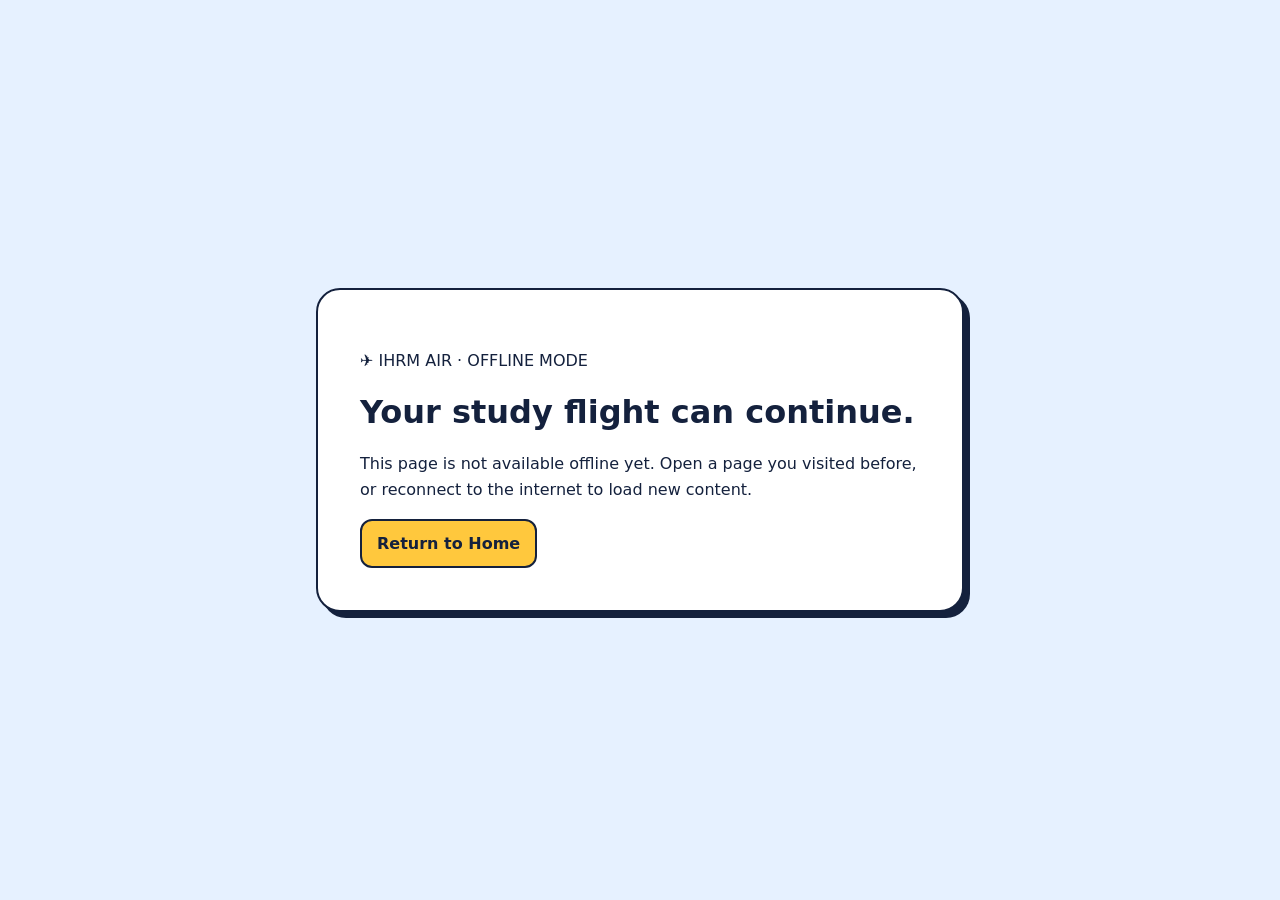
<file: offline.html>
<!doctype html><html lang="en"><head><meta charset="utf-8"><meta name="viewport" content="width=device-width,initial-scale=1"><meta name="theme-color" content="#2f6fd0"><title>Offline · IHRM Air</title><style>body{margin:0;min-height:100vh;display:grid;place-items:center;background:#e6f1ff;color:#14213d;font:16px/1.6 system-ui,sans-serif;padding:20px;box-sizing:border-box}.card{max-width:560px;background:white;border:2px solid #14213d;border-radius:24px;padding:clamp(24px,6vw,42px);box-shadow:6px 6px 0 #14213d}h1{line-height:1.1}a{display:inline-block;padding:10px 15px;background:#ffc83d;border:2px solid #14213d;border-radius:12px;color:inherit;font-weight:800;text-decoration:none}</style></head><body><main class="card"><p>✈ IHRM AIR · OFFLINE MODE</p><h1>Your study flight can continue.</h1><p>This page is not available offline yet. Open a page you visited before, or reconnect to the internet to load new content.</p><a href="./index.html">Return to Home</a></main></body></html>
</file>
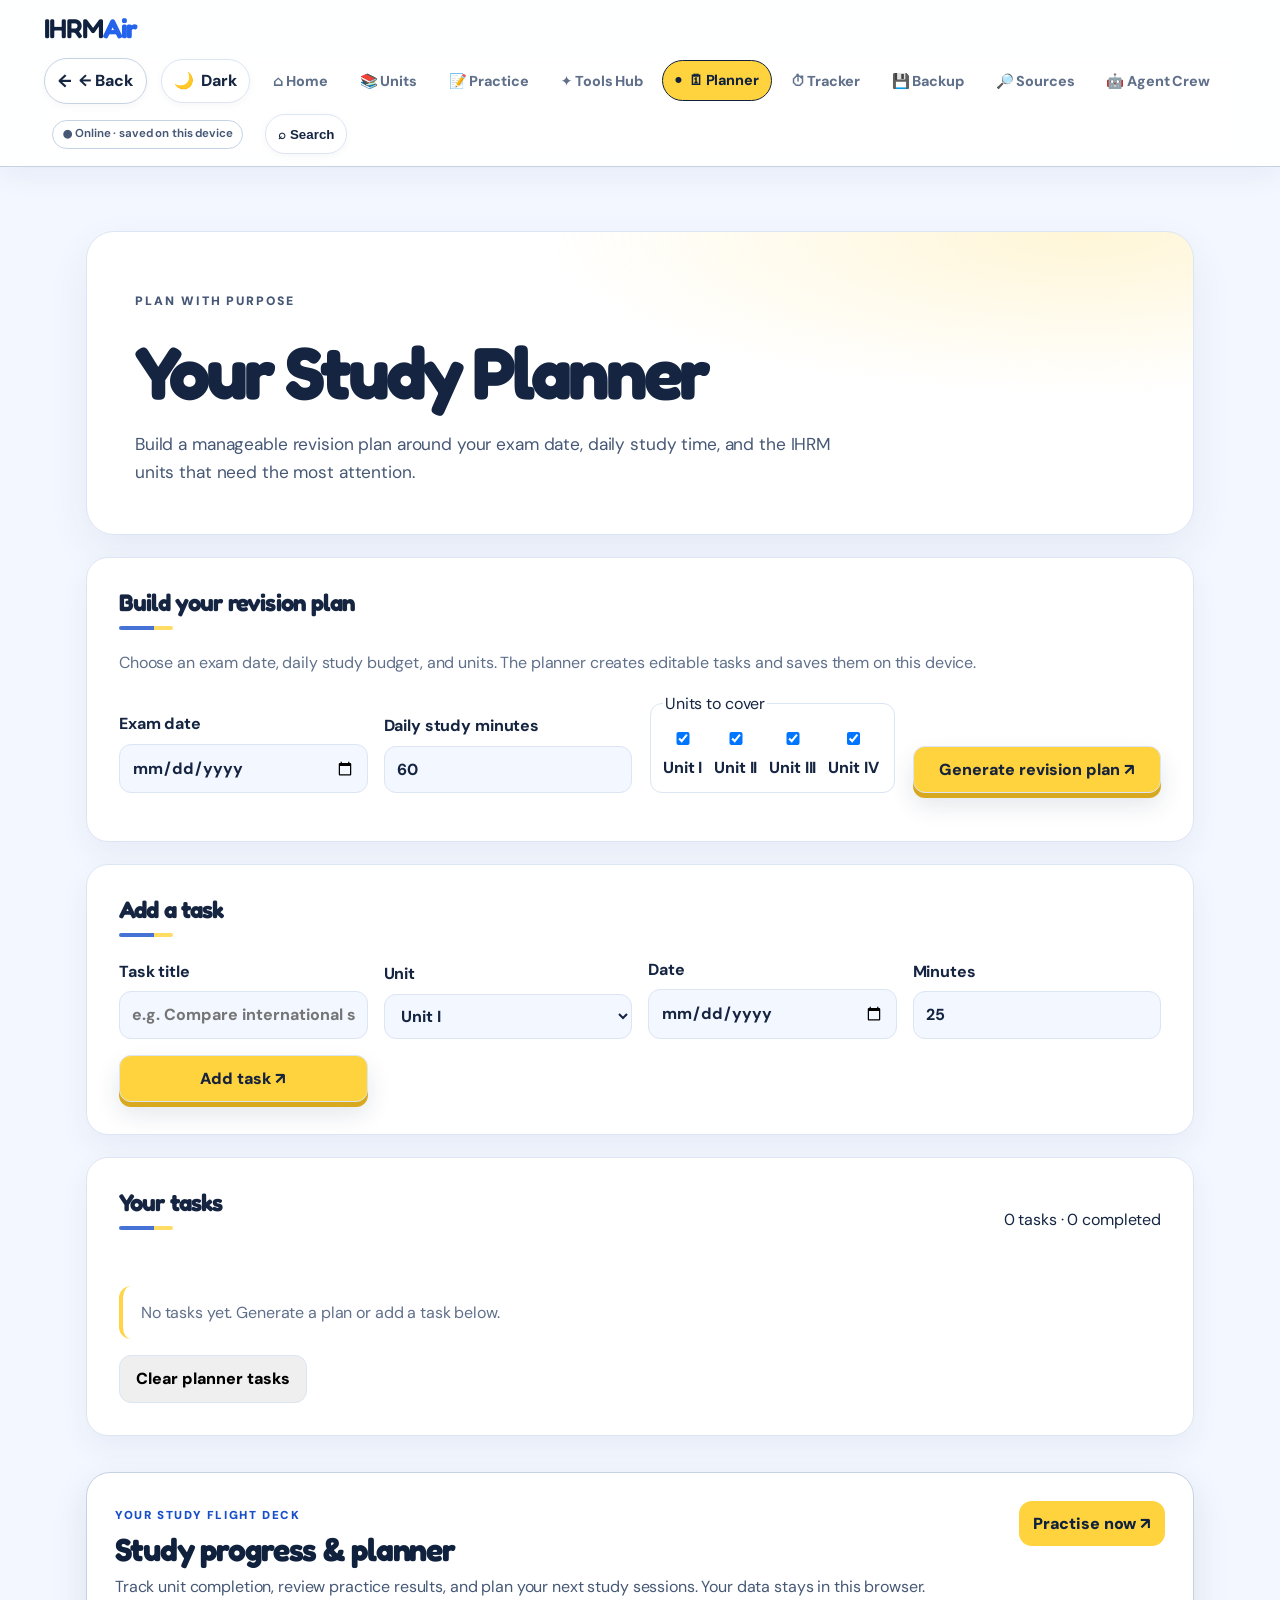
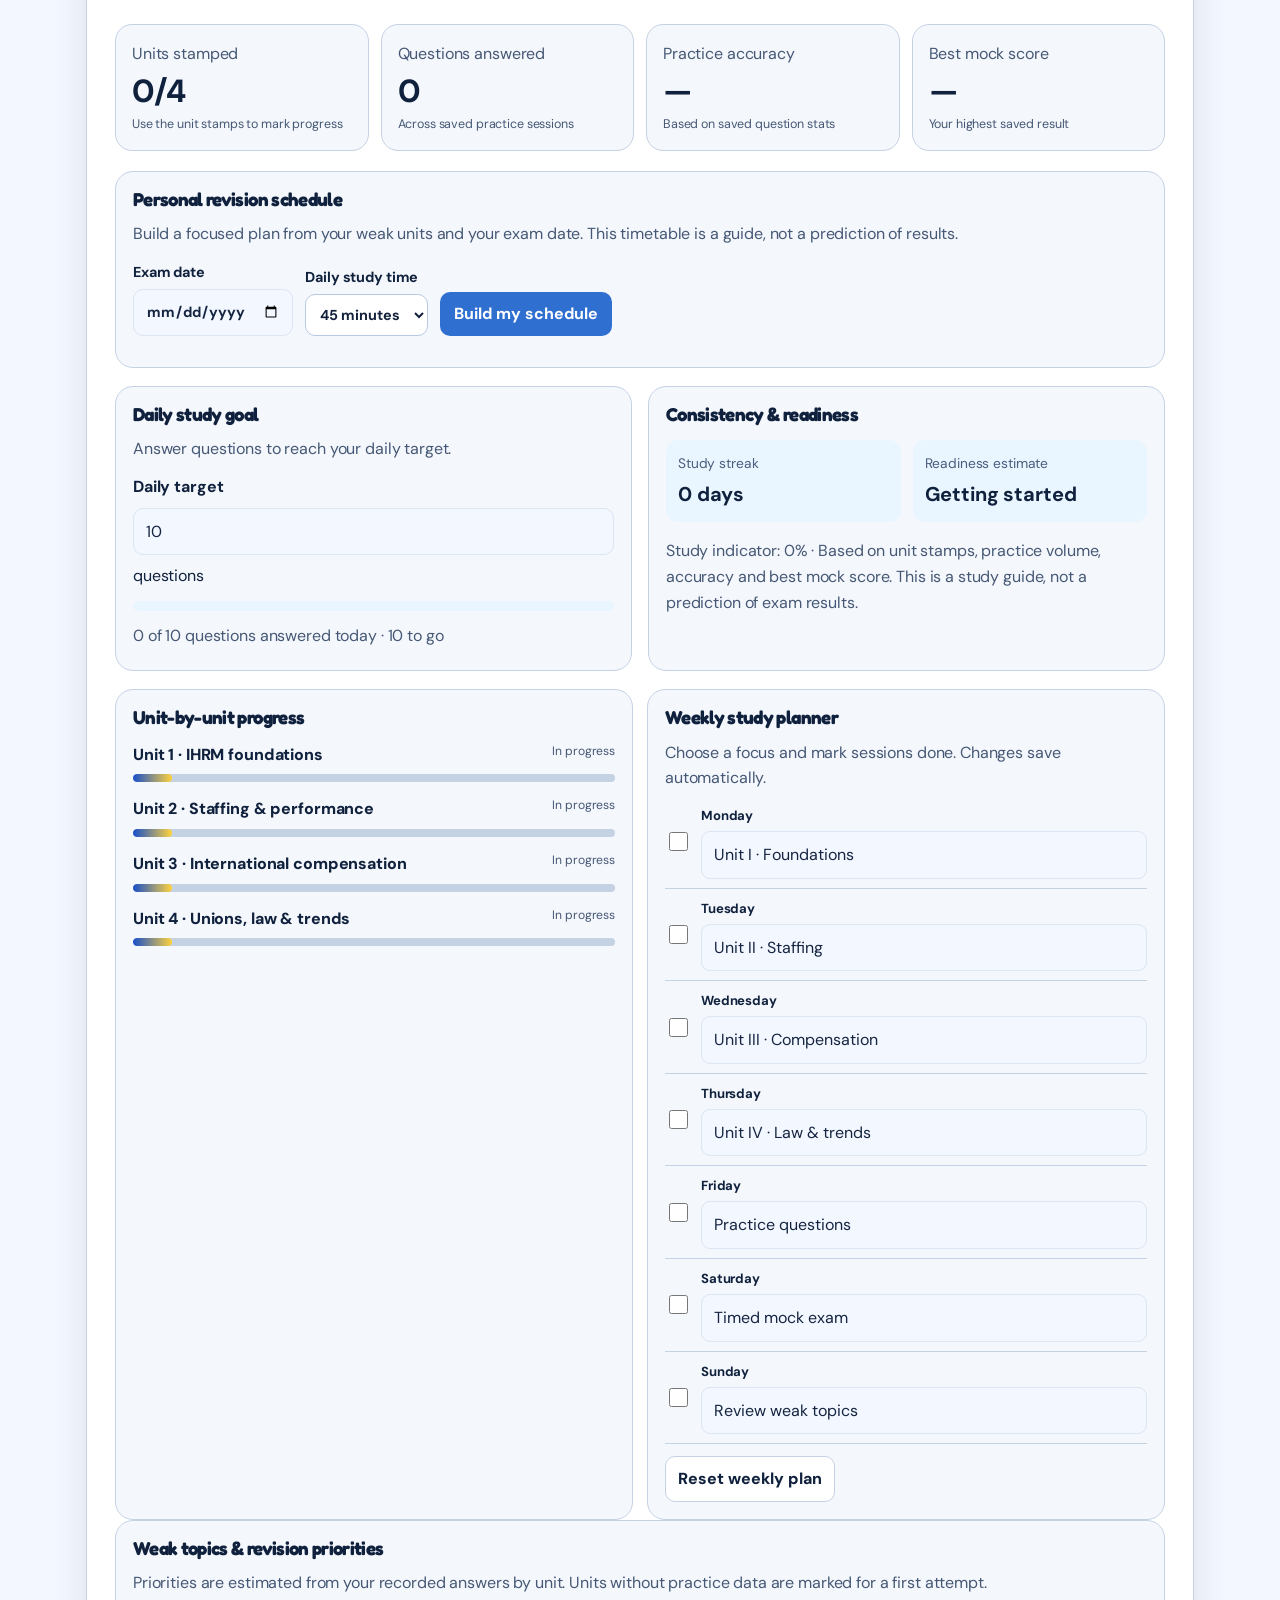
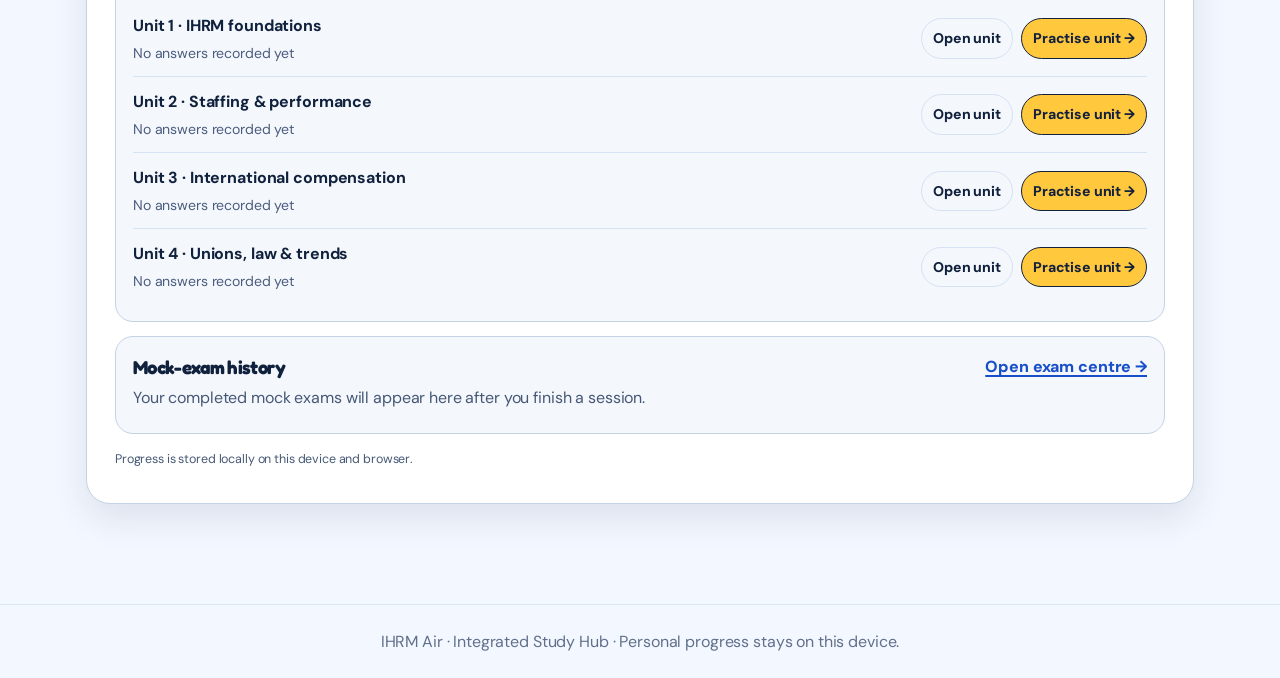
<file: planner.html>
<!doctype html>
<html lang="en">
<head>
<meta charset="utf-8">
<meta name="viewport" content="width=device-width,initial-scale=1,viewport-fit=cover">
<meta name="theme-color" content="#f3f7ff">
<title>IHRM Air — Study Planner</title>
<meta name="description" content="Build a manageable revision plan around your exam date, daily study time, and the IHRM units that need the most attention.">
<link rel="preconnect" href="https://fonts.googleapis.com">
<link href="https://fonts.googleapis.com/css2?family=DM+Sans:wght@400;500;700;800&family=Fredoka:wght@500;600&display=swap" rel="stylesheet">
<link rel="stylesheet" href="assets/ihrm-refresh.css?v=12">
<style>
:root{--page-bg:#f3f7ff;--page-card:#fff;--page-ink:#152541;--page-muted:#60708b;--page-line:#dce5f2;--page-blue:#2463eb;--page-yellow:#ffd447}
:root[data-theme="dark"]{--page-bg:#0a1220;--page-card:#121e32;--page-ink:#edf3ff;--page-muted:#a5b4ce;--page-line:#2a3b56;--page-blue:#8bb0ff;--page-yellow:#ffd447}
*{box-sizing:border-box}body{margin:0;background:var(--page-bg);color:var(--page-ink);font:16px/1.6 "DM Sans",system-ui,sans-serif}
a{color:inherit}.top{position:sticky;top:0;z-index:20;display:flex;align-items:center;justify-content:space-between;gap:14px;flex-wrap:wrap;padding:12px clamp(16px,4vw,44px);background:var(--page-card);border-bottom:1px solid var(--page-line)}
.logo{font:600 1.7rem Fredoka,sans-serif;text-decoration:none;letter-spacing:-.04em}.logo b{color:var(--page-blue)}
.site-nav-wrap{display:flex;align-items:center;gap:10px;flex-wrap:wrap}.site-nav-toggle{display:none}
.site-page-nav{display:flex;align-items:center;gap:6px;flex-wrap:wrap}.site-page-nav a{display:inline-flex;align-items:center;min-height:40px;padding:8px 12px;border-radius:999px;text-decoration:none;color:var(--page-muted);font-weight:800;font-size:.9rem}.site-page-nav a[aria-current=page]{background:var(--page-yellow);color:#17233c}
.site-theme-toggle{display:inline-flex;align-items:center;justify-content:center;min-height:40px;padding:8px 12px;border:1px solid var(--page-line);border-radius:999px;background:var(--page-card);color:var(--page-ink);font-weight:800;white-space:nowrap}
main{max-width:1180px;margin:0 auto;padding:clamp(28px,5vw,64px) clamp(16px,4vw,36px) 64px}
.page-intro{padding:clamp(26px,5vw,48px);border:1px solid var(--page-line);border-radius:28px;background:radial-gradient(ellipse at 90% 0%,rgba(255,212,71,.22),transparent 38%),var(--page-card);box-shadow:0 16px 42px rgba(26,55,104,.07)}
.eyebrow{font-size:.76rem;font-weight:900;letter-spacing:.16em;text-transform:uppercase;color:var(--page-blue)}
h1,h2,h3{font-family:Fredoka,sans-serif;line-height:1.1;letter-spacing:-.035em}h1{font-size:clamp(2.5rem,6vw,4.3rem);margin:12px 0}p{color:var(--page-muted)}.page-intro p:not(.eyebrow){max-width:740px;font-size:1.08rem;margin:0}
.local-note{margin-top:20px;padding:14px 18px;border-left:4px solid var(--page-yellow);border-radius:12px;background:var(--page-card);color:var(--page-muted)}
footer{padding:24px 16px;text-align:center;color:var(--page-muted);border-top:1px solid var(--page-line)}
@media(max-width:900px){.site-nav-toggle{display:inline-flex;align-items:center;gap:6px;border:1px solid var(--page-line);border-radius:12px;padding:9px 12px;background:var(--page-card);color:var(--page-ink);font-weight:800}.site-page-nav{display:none;width:100%;padding:8px 0}.site-page-nav.is-open{display:flex}.site-nav-wrap{width:100%}.top{align-items:flex-start}.site-page-nav a{flex:1;justify-content:center}}
@media(max-width:560px){.top{position:relative}.site-page-nav a{justify-content:flex-start}.page-intro{border-radius:20px}}
@media(prefers-reduced-motion:reduce){*,*::before,*::after{animation:none!important;transition:none!important;scroll-behavior:auto!important}}

.workspace-card{margin-top:22px;padding:clamp(20px,3vw,32px);border:1px solid var(--page-line);border-radius:22px;background:var(--page-card);box-shadow:0 12px 30px rgba(26,55,104,.06)}.workspace-card h2{margin-top:0}.control-grid{display:grid;grid-template-columns:repeat(auto-fit,minmax(min(100%,220px),1fr));gap:16px;align-items:end}.control-grid label{display:grid;gap:7px;font-weight:750;color:var(--page-ink)}input:not([type=checkbox]),select{width:100%;min-height:44px;padding:10px 12px;border:1px solid var(--page-line);background:var(--page-bg);color:var(--page-ink);font:inherit}fieldset{display:flex;gap:12px;flex-wrap:wrap;border:1px solid var(--page-line);border-radius:12px;padding:12px}fieldset label{display:flex;align-items:center;gap:5px}.primary,.btn{min-height:44px;padding:10px 16px;border-radius:12px;border:1px solid var(--page-line);font:inherit;font-weight:850}.task-list{list-style:none;padding:0;display:grid;gap:10px}.task-row{display:flex;align-items:center;justify-content:space-between;gap:12px;padding:13px;border:1px solid var(--page-line);border-radius:14px;background:var(--page-bg)}.task-row label{display:flex;align-items:center;gap:10px}.task-row small{display:block;color:var(--page-muted)}.section-heading,.button-row{display:flex;align-items:center;gap:12px;flex-wrap:wrap;justify-content:space-between}.timer-card{text-align:center}.timer-display{font-size:clamp(4rem,16vw,8rem);font-weight:900;letter-spacing:-.07em;line-height:1.15;font-variant-numeric:tabular-nums}.timer-track{height:9px;background:var(--page-line);border-radius:999px;overflow:hidden;margin:24px 0}.timer-track span{display:block;height:100%;width:0;background:var(--page-blue);transition:width .2s linear}.stats-grid{display:grid;grid-template-columns:repeat(auto-fit,minmax(180px,1fr));gap:16px;margin-top:22px}.stats-grid .workspace-card{margin-top:0}.stats-grid h2{font-size:2rem;margin:8px 0}.danger-button{border-color:#c83b47;color:#b42331}.primary:disabled,.btn:disabled{opacity:.55;cursor:not-allowed}@media(max-width:560px){.task-row{align-items:flex-start}.button-row>*{flex:1}}
</style>
</head>
<body>
<header class="top">
<a class="logo" href="index.html" aria-label="IHRM Air home">IHRM<b>Air</b></a>
<div class="site-nav-wrap" aria-label="Main study navigation">
<button class="site-nav-toggle" type="button" aria-expanded="false" aria-controls="sitePageNav">☰ <span>Menu</span></button>
<nav class="site-page-nav" id="sitePageNav" aria-label="Main pages">
<a href="index.html" data-page="index.html">⌂ Home</a>
<a href="units.html" data-page="units.html">📚 Units</a>
<a href="practice.html" data-page="practice.html">📝 Practice</a>
<a href="tools.html" data-page="tools.html">✦ Tools Hub</a>
<a href="planner.html" data-page="planner.html">🗓 Planner</a>
<a href="tracker.html" data-page="tracker.html">⏱ Tracker</a>
<a href="backup.html" data-page="backup.html">💾 Backup</a>
<a href="references.html" data-page="references.html">🔎 Sources</a>
</nav>
</div>
</header>
<main>
<section class="page-intro">
<p class="eyebrow">PLAN WITH PURPOSE</p>
<h1>Your Study Planner</h1>
<p>Build a manageable revision plan around your exam date, daily study time, and the IHRM units that need the most attention.</p>
</section>
<section class="workspace-card"><h2>Build your revision plan</h2><p>Choose an exam date, daily study budget, and units. The planner creates editable tasks and saves them on this device.</p><form id="planForm" class="control-grid"><label>Exam date <input id="examDate" type="date"></label><label>Daily study minutes <input id="dailyMinutes" type="number" min="15" max="720" step="15" value="60" required></label><fieldset><legend>Units to cover</legend><label><input type="checkbox" name="unit" value="1" checked> Unit I</label><label><input type="checkbox" name="unit" value="2" checked> Unit II</label><label><input type="checkbox" name="unit" value="3" checked> Unit III</label><label><input type="checkbox" name="unit" value="4" checked> Unit IV</label></fieldset><button class="primary" type="submit">Generate revision plan</button></form><p id="planStatus" role="status" aria-live="polite"></p></section><section class="workspace-card"><h2>Add a task</h2><div class="control-grid"><label>Task title <input id="taskTitle" maxlength="120" placeholder="e.g. Compare international staffing approaches"></label><label>Unit <select id="taskUnit"><option value="1">Unit I</option><option value="2">Unit II</option><option value="3">Unit III</option><option value="4">Unit IV</option></select></label><label>Date <input id="taskDate" type="date"></label><label>Minutes <input id="taskMinutes" type="number" min="5" max="480" value="25"></label><button id="addTask" type="button" class="primary">Add task</button></div></section><section class="workspace-card"><div class="section-heading"><h2>Your tasks</h2><span id="planSummary" aria-live="polite">0 tasks</span></div><ul id="planTasks" class="task-list"></ul><button id="clearPlan" type="button" class="btn">Clear planner tasks</button></section>
</main>
<footer>IHRM Air · Integrated Study Hub · Personal progress stays on this device.</footer>
<script src="assets/study-tools.js" defer></script>
<script src="assets/ihrm-refresh.js?v=8" defer></script>
</body>
</html>
</file>
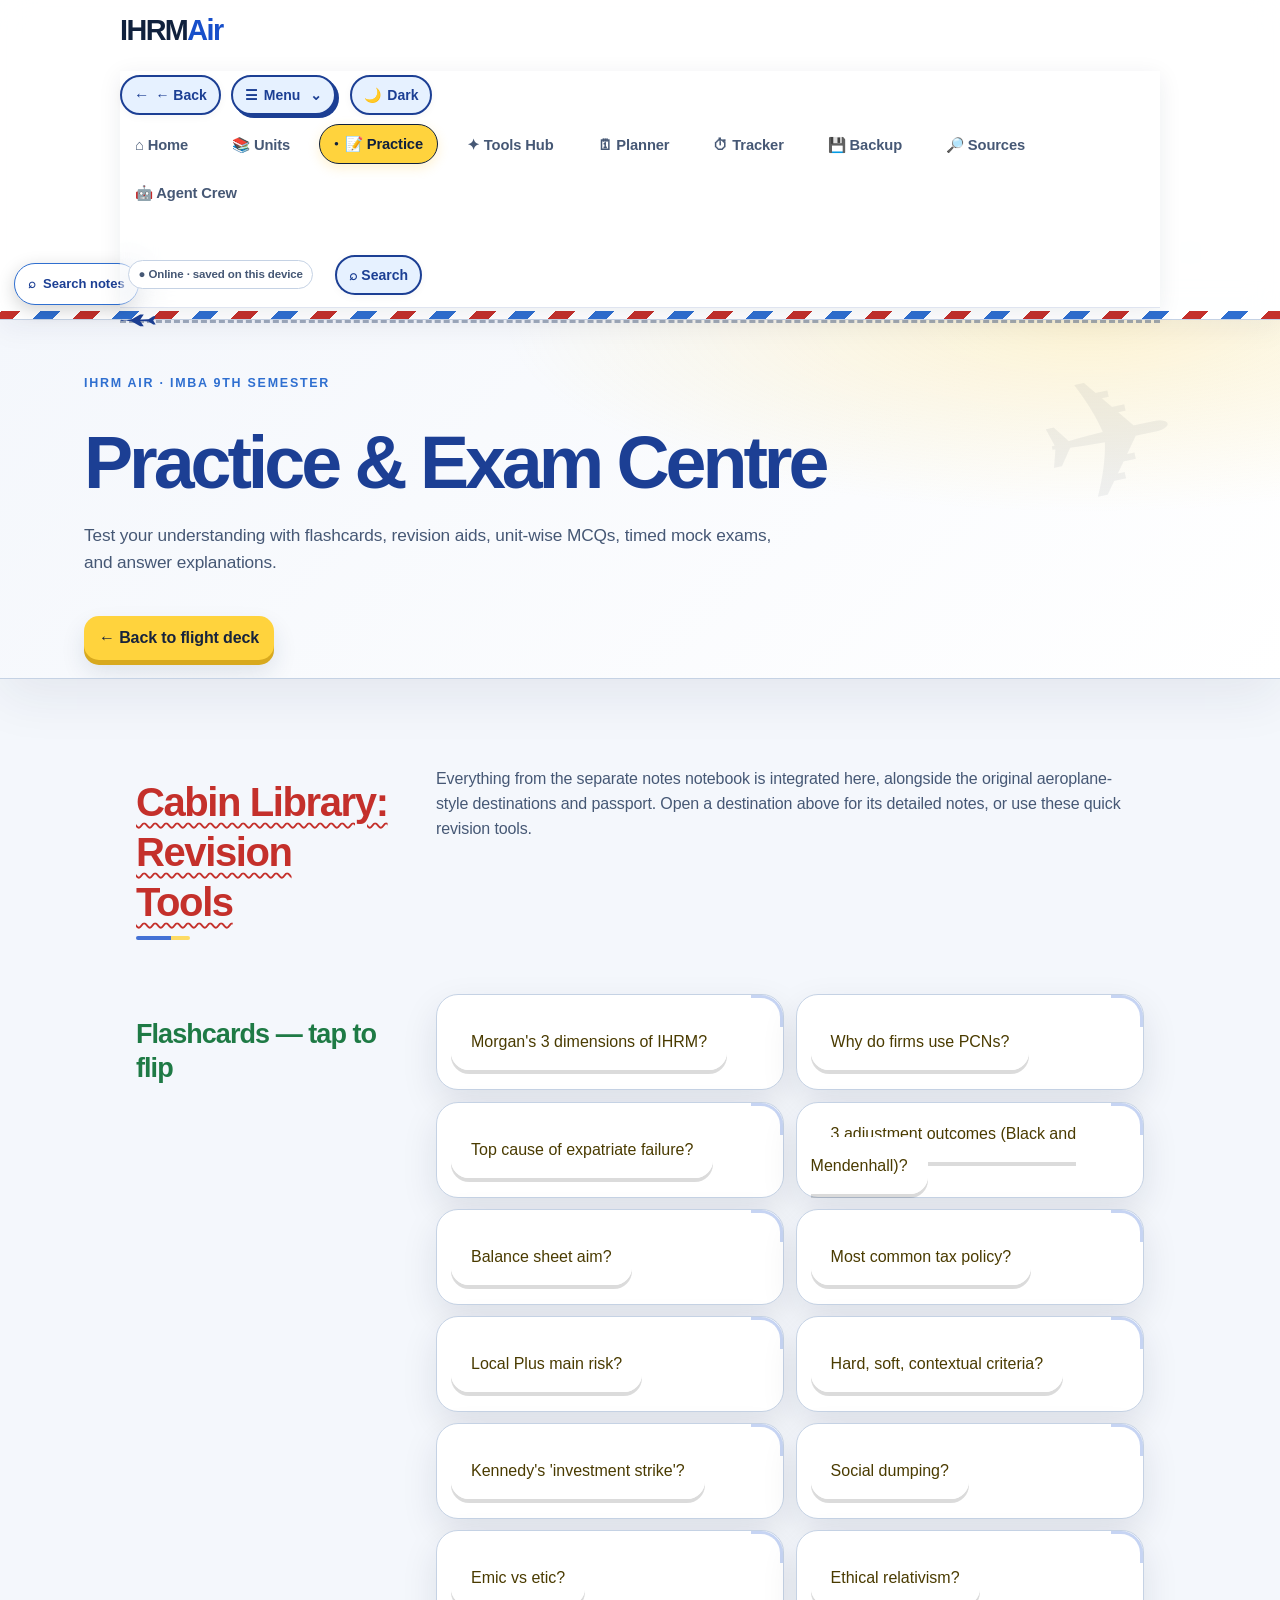
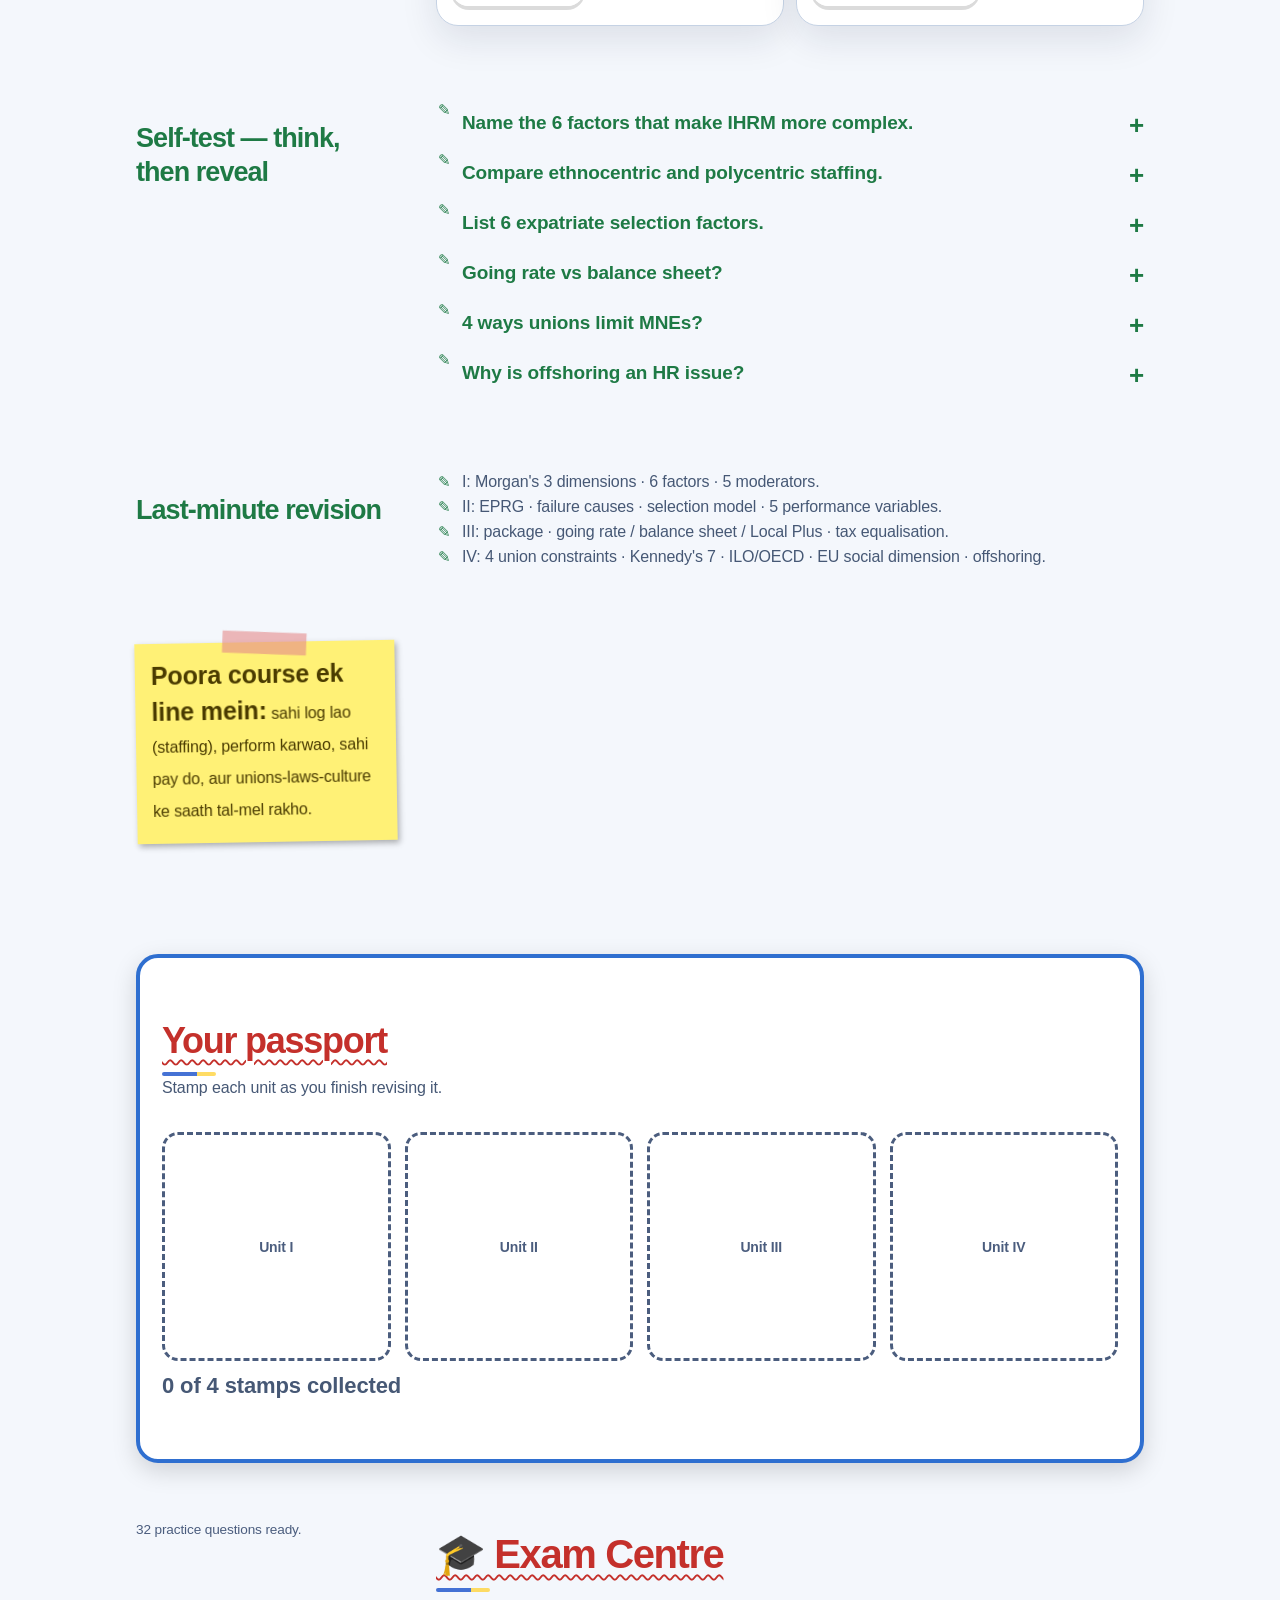
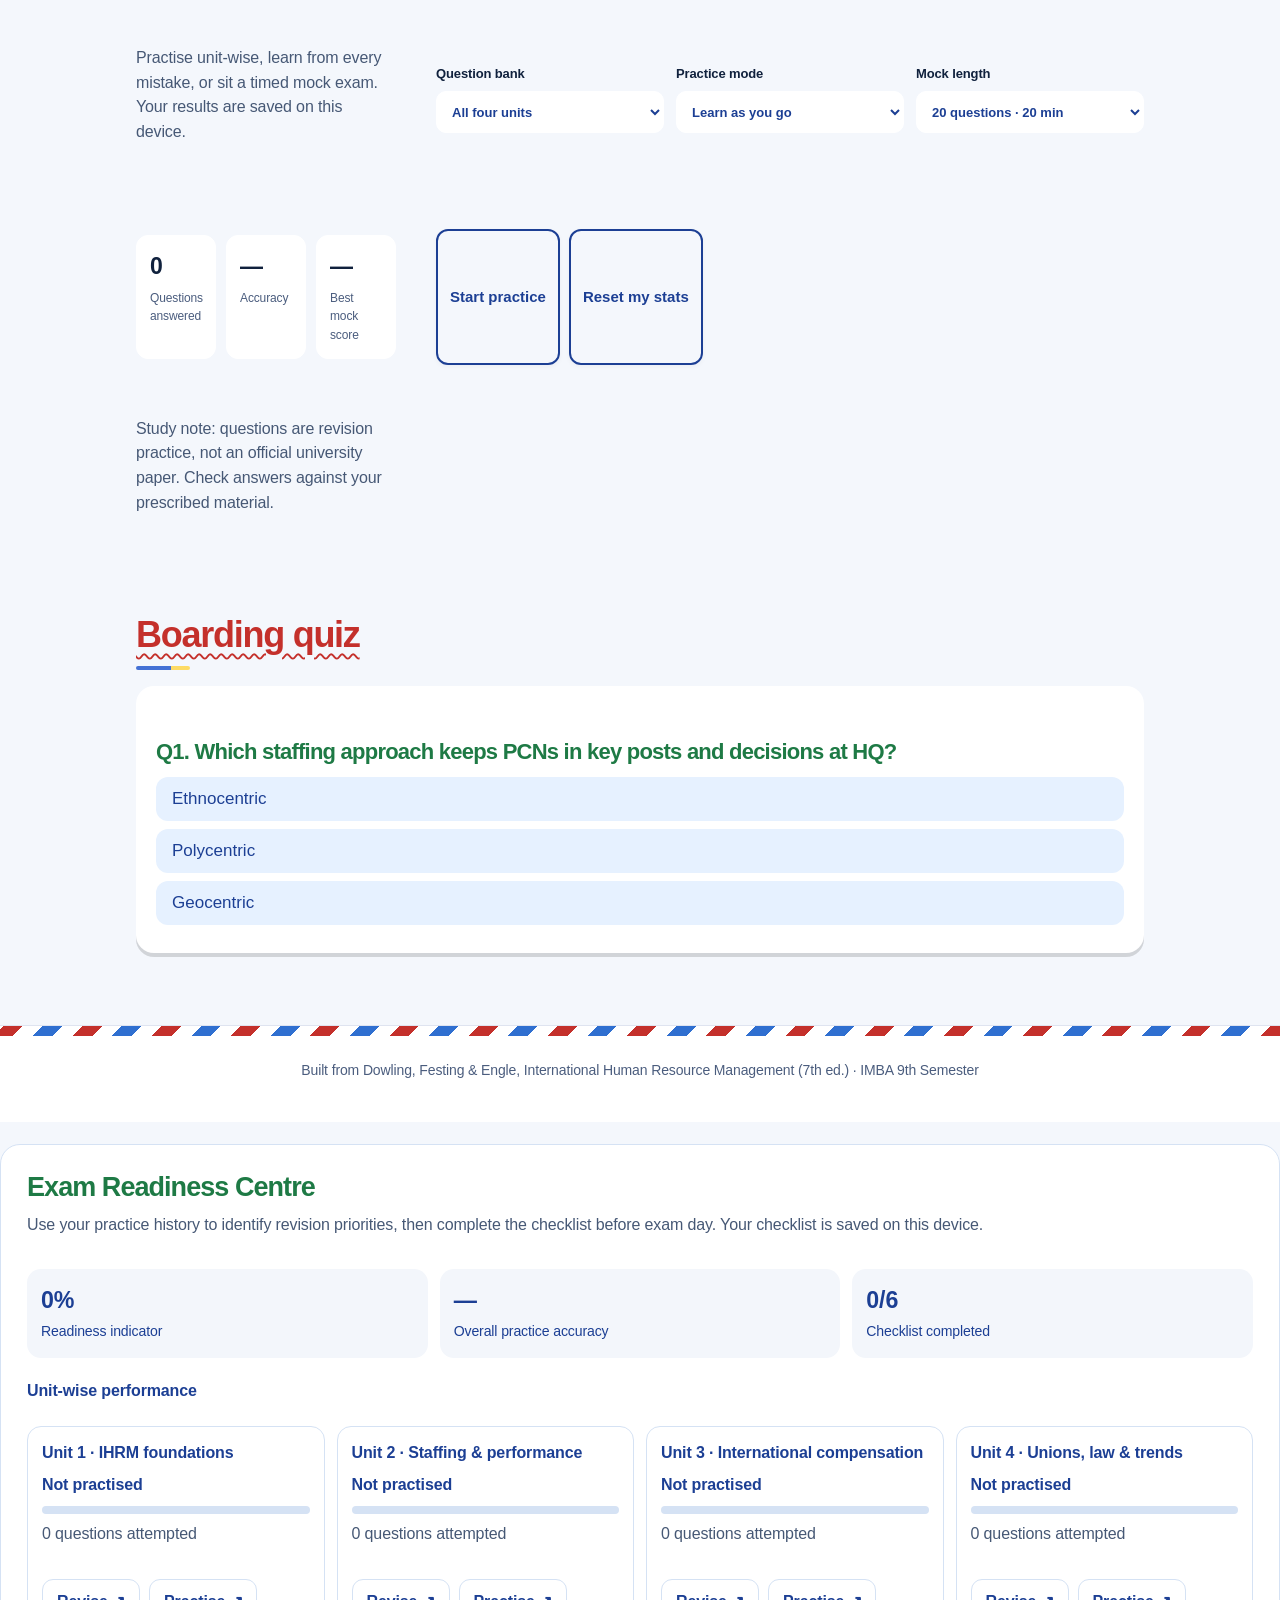
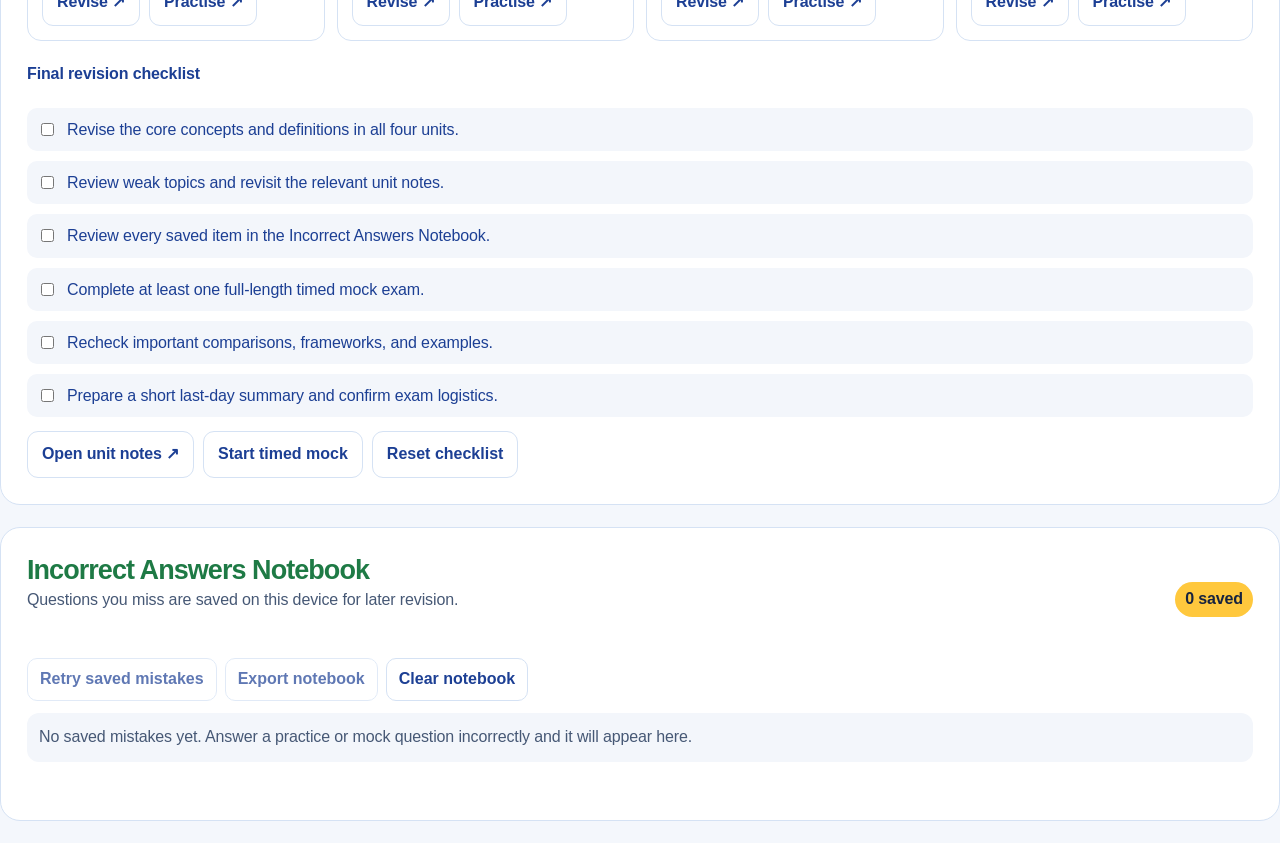
<file: practice.html>
<!DOCTYPE html>

<html lang="en">
<head>
<meta charset="utf-8"/>
<meta content="width=device-width, initial-scale=1, viewport-fit=cover" name="viewport"/>
<title>IHRM Air — Practice & Exam Centre</title>
<link href="https://fonts.googleapis.com" rel="preconnect"/>
<link href="https://fonts.googleapis.com/css2?family=Fredoka:wght@500;600&amp;family=DM+Sans:wght@400;500;700&amp;family=Patrick+Hand&amp;display=swap" rel="stylesheet"/>
<style>
:root{--bg:#e6f1ff;--card:#fff;--ink:#14213d;--mute:#4b5d7e;--red:#e5484d;--blue:#2f6fd0;--sun:#ffc83d;--mint:#1fa77f;--sky1:#9fd0ff;--sky2:#e9f5ff;--frame:#fff;
box-sizing:border-box;padding-top:env(safe-area-inset-top,0px);padding-bottom:env(safe-area-inset-bottom,0px)}
@media(prefers-color-scheme:dark){:root:not([data-theme="light"]){--bg:#0b1322;--card:#15213a;--ink:#eef3ff;--mute:#a8b8d8;--red:#ff6b70;--blue:#6fa3ff;--mint:#4fd6ad;--sky1:#27406e;--sky2:#14223f;--frame:#2a3c60}}
:root[data-theme="dark"]{--bg:#0b1322;--card:#15213a;--ink:#eef3ff;--mute:#a8b8d8;--red:#ff6b70;--blue:#6fa3ff;--mint:#4fd6ad;--sky1:#27406e;--sky2:#14223f;--frame:#2a3c60}
*,*::before,*::after{box-sizing:inherit}
html{scroll-behavior:smooth;scroll-padding-top:calc(72px + env(safe-area-inset-top,0px))}
body{margin:0;background:var(--bg);color:var(--ink);font:17px/1.6 'DM Sans',system-ui,sans-serif;overflow-x:hidden}
h1,h2,h3{font-family:'Fredoka',sans-serif;font-weight:600;line-height:1.1;margin:0}
a{color:inherit}
.air{background:repeating-linear-gradient(-45deg,var(--red) 0 14px,#fff 14px 28px,var(--blue) 28px 42px,#fff 42px 56px)}
header.top{position:sticky;top:0;z-index:30;background:var(--card);padding:calc(8px + env(safe-area-inset-top,0px)) 16px 0;box-shadow:0 2px 10px rgba(0,0,0,.18)}
.bar{display:flex;align-items:center;gap:12px;max-width:1040px;margin:0 auto;padding-bottom:8px}
.logo{font-family:'Fredoka';font-size:24px;font-weight:600;text-decoration:none}
.logo b{color:var(--red)}
.links{display:flex;gap:6px;margin-left:auto;flex-wrap:wrap}
.links a,.btn{font:600 15px 'DM Sans';text-decoration:none;border:2px solid var(--ink);border-radius:99px;padding:3px 12px;background:none;color:var(--ink);cursor:pointer}
.links a:hover,.btn:hover{background:var(--sun);color:#14213d}
a:focus-visible,button:focus-visible,summary:focus-visible{outline:3px solid var(--blue);outline-offset:2px}
.track{position:relative;height:26px;max-width:1040px;margin:0 auto}
.track::before{content:"";position:absolute;left:0;right:0;top:12px;border-top:3px dashed var(--mute);opacity:.5}
.track .fill{position:absolute;left:0;top:11px;height:5px;width:0;background:var(--red);border-radius:5px}
.track .p{position:absolute;top:0;left:0;width:38px;height:26px;color:var(--ink);transform:translateX(-50%)}
.air.strip{height:8px;margin:0 -16px}
.hero{position:relative;overflow:hidden;padding:48px 16px 64px;background:linear-gradient(var(--sky1),var(--sky2))}
.cloud{position:absolute;width:150px;height:46px;border-radius:99px;background:#fff;opacity:.85;filter:blur(1px);animation:drift 40s linear infinite}
.cloud::before,.cloud::after{content:"";position:absolute;background:#fff;border-radius:50%}
.cloud::before{width:62px;height:62px;left:24px;top:-30px}.cloud::after{width:48px;height:48px;left:72px;top:-20px}
.c1{top:30px;left:-160px}.c2{top:150px;left:-160px;animation-duration:58s;animation-delay:-20s;transform:scale(.7)}.c3{top:260px;left:-160px;animation-duration:70s;animation-delay:-45s;transform:scale(1.1)}
@keyframes drift{to{translate:calc(100vw + 340px) 0}}
.fly{position:absolute;top:70px;left:-120px;width:110px;color:#fff;filter:drop-shadow(0 6px 4px rgba(0,0,0,.2));animation:fly 14s ease-in-out infinite}
@keyframes fly{0%{translate:0 20px;rotate:-5deg}50%{translate:calc(50vw + 60px) -14px;rotate:2deg}100%{translate:calc(100vw + 160px) 20px;rotate:-5deg}}
.pass{position:relative;max-width:900px;margin:0 auto;display:grid;grid-template-columns:1fr;background:var(--card);border-radius:20px;box-shadow:0 14px 30px rgba(10,30,70,.3);overflow:hidden}
@media(min-width:760px){.pass{grid-template-columns:1fr 230px}.stub{border-left:3px dashed var(--mute)}}
.pass .air{height:12px;grid-column:1/-1}
.main{padding:26px 26px 30px}
.main h1{font-size:clamp(36px,7vw,62px);margin:10px 0 12px}
.main h1 em{font-style:normal;color:var(--red)}
.route{display:flex;align-items:center;gap:10px;font:600 15px 'DM Sans';color:var(--mute)}
.route svg{width:36px}
.stub{padding:22px;background:var(--bg);display:grid;gap:6px;align-content:center;font-size:14px;color:var(--mute)}
.stub b{display:block;font:600 24px 'Fredoka';color:var(--ink)}
.go{display:inline-block;margin-top:14px;background:var(--red);color:#fff;font:600 18px 'Fredoka';padding:10px 24px;border-radius:99px;text-decoration:none;box-shadow:0 5px 0 #a12a2e;transition:transform .1s}
.go:active{transform:translateY(4px);box-shadow:0 1px 0 #a12a2e}
.stats{display:flex;gap:10px;flex-wrap:wrap;margin-top:16px}
.stats span{background:var(--bg);border-radius:12px;padding:4px 12px;font-weight:700;font-size:14px}
main{max-width:1040px;margin:0 auto;padding:0 16px}
.dest{display:grid;gap:22px;padding:56px 0 8px;grid-template-columns:1fr}
@media(min-width:820px){.dest{grid-template-columns:260px 1fr;gap:36px}.dest .side{position:sticky;top:110px;align-self:start}}
.tagline{display:inline-block;background:var(--c);color:#14213d;font:700 14px 'DM Sans';padding:2px 12px;border-radius:99px}
.dest h2{font-size:clamp(28px,5vw,40px);margin:10px 0 14px}
.win{width:170px;height:226px;margin:0 0 16px;border-radius:50%/42%;border:9px solid var(--frame);outline:3px solid var(--mute);background:linear-gradient(var(--sky1),var(--sky2));overflow:hidden;box-shadow:inset 0 6px 16px rgba(0,0,0,.25)}
.win svg{width:100%;height:100%;display:block;animation:bob 5s ease-in-out infinite}
@keyframes bob{50%{transform:translateY(-6px)}}
.stampbtn{display:inline-flex;align-items:center;gap:8px;font:600 16px 'Fredoka';background:var(--card);color:var(--ink);border:3px solid var(--c);border-radius:14px;padding:6px 14px;cursor:pointer}
.stampbtn[aria-pressed="true"]{background:var(--c);color:#14213d}
.tags{display:grid;gap:12px;align-content:start}
details.tag{position:relative;background:var(--card);border-radius:16px;padding:0 18px 0 46px;box-shadow:0 3px 0 rgba(0,0,0,.14);border-left:8px solid var(--c);transition:box-shadow .2s}
details.tag::before{content:"";position:absolute;left:16px;top:20px;width:14px;height:14px;border-radius:50%;background:var(--bg);box-shadow:inset 0 2px 3px rgba(0,0,0,.3)}
details.tag[open]{box-shadow:0 8px 20px rgba(0,0,0,.18)}
summary{list-style:none;cursor:pointer;font:600 19px 'Fredoka';padding:14px 0}
summary::-webkit-details-marker{display:none}
summary::after{content:"+";float:right;font-size:26px;line-height:1;color:var(--c);transition:rotate .25s}
details[open] summary::after{rotate:45deg}
.tag div{padding:0 0 16px;color:var(--ink)}
.tag ul{margin:6px 0 0;padding-left:20px}
.tag li{margin:3px 0}
.hint{background:var(--sun);color:#14213d;border-radius:12px;padding:8px 14px;font-weight:700;font-size:15px;margin-top:8px;display:block}
.pp{margin:72px 0 0;background:var(--card);border-radius:22px;padding:28px 22px;box-shadow:0 8px 24px rgba(0,0,0,.15);border:4px solid var(--blue)}
.slots{display:grid;grid-template-columns:repeat(auto-fit,minmax(130px,1fr));gap:14px;margin-top:18px}
.slot{aspect-ratio:1;border:3px dashed var(--mute);border-radius:16px;display:grid;place-items:center;font:600 14px 'Fredoka';color:var(--mute);text-align:center;padding:6px}
.slot svg{width:90%;display:none}
.slot.on{border-style:solid;border-color:transparent}.slot.on span{display:none}.slot.on svg{display:block;animation:pop .6s cubic-bezier(.2,1.8,.4,1)}
@keyframes pop{from{scale:2.4;rotate:-40deg;opacity:0}to{scale:1;rotate:-8deg;opacity:1}}
.quiz{margin:56px 0 72px}
.q{background:var(--card);border-radius:18px;padding:20px;box-shadow:0 4px 0 rgba(0,0,0,.14)}
.q h3{font-size:22px;margin-bottom:12px}
.opt{display:block;width:100%;text-align:left;font:500 17px 'DM Sans';background:var(--bg);color:var(--ink);border:2px solid transparent;border-radius:12px;padding:10px 14px;margin:8px 0;cursor:pointer}
.opt:hover{border-color:var(--blue)}
.opt.ok{background:var(--mint);color:#06281f;animation:pop2 .4s}.opt.no{background:var(--red);color:#fff;animation:shake .35s}
@keyframes pop2{50%{transform:scale(1.04)}}@keyframes shake{25%{translate:-6px 0}75%{translate:6px 0}}
.score{font:600 22px 'Fredoka';margin-top:12px}
footer{text-align:center;padding:0 16px 40px;color:var(--mute);font-size:14px}
footer .air{height:10px;margin:0 -16px 24px}
@media(prefers-reduced-motion:reduce){*{animation:none!important;transition:none!important;scroll-behavior:auto!important}}

/* IHRM Air UI/UX system refresh */
:root[data-theme="dark"]{--bg:#0b1322;--card:#15213a;--ink:#eef3ff;--mute:#a8b8d8;--red:#ff6b70;--blue:#6fa3ff;--mint:#4fd6ad;--sky:#14223f;--sky1:#27406e;--sky2:#14223f;--frame:#2a3c60}
:root{color-scheme:light dark;--ui-radius:18px;--ui-shadow:0 8px 24px rgba(20,33,61,.08);--ui-border:color-mix(in srgb,var(--ink) 16%,transparent);--ui-surface:var(--card);--ui-focus:#ffb800}
:root[data-theme="light"]{color-scheme:light}
:root[data-theme="dark"]{color-scheme:dark}
html{scroll-padding-top:100px}
body{min-height:100vh;text-rendering:optimizeLegibility;-webkit-font-smoothing:antialiased}
::selection{background:var(--sun);color:#14213d}
a,button,input,select,textarea,summary{touch-action:manipulation}
a:focus-visible,button:focus-visible,input:focus-visible,select:focus-visible,textarea:focus-visible,summary:focus-visible{outline:3px solid var(--ui-focus)!important;outline-offset:3px!important}
button,input,select,textarea{font:inherit}
button{cursor:pointer}
img,svg,video,canvas{max-width:100%;height:auto}
main,.main,.content,.page-intro-inner,.hero-inner{min-width:0}
main{width:100%}
p,li{overflow-wrap:anywhere}
table{max-width:100%}
.site-nav-wrap{position:sticky;top:0;z-index:100;backdrop-filter:saturate(140%) blur(14px);box-shadow:0 5px 22px rgba(20,33,61,.08)}
.site-page-nav{align-items:center}
.site-page-nav a,[data-page]{transition:background .18s ease,transform .18s ease,box-shadow .18s ease}
.site-page-nav a[aria-current="page"]{background:var(--sun)!important;color:#14213d!important;box-shadow:0 2px 0 rgba(20,33,61,.15)}
.site-page-nav a:hover{transform:translateY(-1px)}
.site-theme-toggle{display:inline-flex;align-items:center;justify-content:center;gap:7px;min-height:40px;padding:8px 12px;border:1.5px solid var(--ui-border);border-radius:999px;background:var(--ui-surface);color:var(--ink);font-weight:800;white-space:nowrap}
.site-nav-toggle{min-height:40px}
.site-page-nav .site-theme-toggle{margin-left:4px}
main section,.page-intro,.hero{scroll-margin-top:100px}
.card,.unit-card,.tool-card,.progress-card,.feature-card,.exam-panel,.quiz-card,.panel,.study-card{border-radius:var(--ui-radius)}
button,.btn,.primary,.page-home-cta{transition:transform .16s ease,box-shadow .16s ease,filter .16s ease}
button:hover,.btn:hover,.primary:hover,.page-home-cta:hover{filter:brightness(.99)}
button:active,.btn:active,.primary:active{transform:translateY(1px)}
input,select,textarea{max-width:100%;border-radius:10px}
:where(input,select,textarea):not([type=checkbox]):not([type=radio]){min-height:42px}
:where(textarea){resize:vertical}
:where(.hero,.page-intro){isolation:isolate}
.page-intro-inner{max-width:1180px;margin-inline:auto}
:where(.hero h1,.page-intro h1){text-wrap:balance}
:where(.hero p,.page-intro p){max-width:72ch}
:where(.unit-card,.progress-card,.feature-card,.tool-card,.panel,.exam-panel,.quiz-card){min-width:0}
:where(.unit-card,.progress-card,.feature-card,.tool-card,.panel,.exam-panel,.quiz-card):hover{transition:box-shadow .2s ease,border-color .2s ease}
#siteReadingProgress{position:fixed;top:0;left:0;z-index:200;width:100%;height:3px;pointer-events:none;background:transparent}
#siteReadingProgress span{display:block;width:0;height:100%;background:var(--mint);transition:width .08s linear}
#siteBackTop{position:fixed;right:18px;bottom:18px;z-index:90;display:grid;place-items:center;width:46px;height:46px;border:2px solid var(--ink);border-radius:50%;background:var(--sun);color:#14213d;font-size:1.2rem;font-weight:900;box-shadow:3px 3px 0 var(--ink);opacity:0;pointer-events:none;transform:translateY(8px);transition:opacity .2s,transform .2s}
#siteBackTop.is-visible{opacity:1;pointer-events:auto;transform:translateY(0)}
.site-status{font-size:.85rem;color:var(--mute)}
:where(.site-page-nav a,.site-theme-toggle){min-height:40px}
@media(min-width:900px){main{margin-inline:auto}.page-intro-inner{padding-inline:24px}}
@media(max-width:760px){
 .site-nav-wrap{gap:10px}
 .site-page-nav{gap:8px}
 .site-page-nav a{min-height:42px;display:inline-flex;align-items:center;justify-content:center}
 .site-page-nav .site-theme-toggle{margin:0}
 .hero{padding-top:clamp(38px,8vw,64px);padding-bottom:clamp(38px,8vw,64px)}
 .page-intro{padding-inline:16px}
 .site-nav-wrap.nav-open .site-page-nav{padding:10px 0 12px}
}
@media(max-width:480px){
 body{font-size:16px}
 .logo{font-size:1.35rem}
 .site-theme-toggle{padding:8px 10px}
 #siteBackTop{right:12px;bottom:12px;width:42px;height:42px}
 :where(button,.btn,.primary,.page-home-cta){max-width:100%}
}
@media(prefers-reduced-motion:reduce){*,*::before,*::after{scroll-behavior:auto!important;animation-duration:.01ms!important;animation-iteration-count:1!important;transition-duration:.01ms!important}}

</style>
<style>
:root{
  --desk:#c9b79c; --paper:#fffef8; --rule:#bcd6ee; --margin:#e58a8a;
  --ink:#1c3f94; --red:#c4302b; --green:#1e7a45; --note:#fff176; --notetext:#4a3b00;
  --hl:#fff3a0; --hole:#8d7c64;
  box-sizing:border-box;
  padding-top:env(safe-area-inset-top,0px); padding-bottom:env(safe-area-inset-bottom,0px);
}
@media (prefers-color-scheme: dark){
  :root:not([data-theme="light"]){
    --desk:#14161d; --paper:#1f2433; --rule:#303a58; --margin:#8a4a55;
    --ink:#a9c1ff; --red:#ff8d85; --green:#7fdca0; --note:#5b4f10; --notetext:#fff0a8;
    --hl:#5a5316; --hole:#0c0d12;
  }
}
:root[data-theme="dark"]{
  --desk:#14161d; --paper:#1f2433; --rule:#303a58; --margin:#8a4a55;
  --ink:#a9c1ff; --red:#ff8d85; --green:#7fdca0; --note:#5b4f10; --notetext:#fff0a8;
  --hl:#5a5316; --hole:#0c0d12;
}
html{scroll-padding-top:env(safe-area-inset-top,0px);scroll-behavior:smooth}
body{margin:0;background:var(--desk);color:var(--ink);font-family:'Kalam','Segoe Print','Bradley Hand',cursive;font-size:19px}
.sheet{
  max-width:760px;margin:16px auto;padding:32px 20px 64px 74px;position:relative;
  background-color:var(--paper);
  background-image:linear-gradient(90deg,transparent 56px,var(--margin) 56px,var(--margin) 58px,transparent 58px),
    repeating-linear-gradient(to bottom,transparent 0,transparent 31px,var(--rule) 31px,var(--rule) 32px);
  background-position:0 0,0 31px;
  line-height:32px;box-shadow:0 2px 14px rgba(0,0,0,.35);border-radius:4px;
}
.sheet::before{content:"";position:absolute;left:12px;top:0;bottom:0;width:20px;
  background:radial-gradient(circle at 10px 10px,var(--hole) 0 8px,transparent 9px) 0 24px/20px 96px repeat-y}
h1,h2,h3{font-family:'Caveat','Kalam',cursive;font-weight:700;margin:0;line-height:32px}
h1{font-size:46px;line-height:64px;color:var(--red);margin-bottom:0}
h2{font-size:36px;line-height:64px;color:var(--red);margin-top:32px;
  text-decoration:underline wavy var(--red);text-decoration-thickness:1.5px;text-underline-offset:6px}
h3{font-size:27px;color:var(--green);margin-top:32px}
p{margin:0 0 32px}
ul{margin:0 0 32px;padding-left:26px;list-style:none}
li{position:relative;margin:0}
li::before{content:"\270E";position:absolute;left:-24px;color:var(--green);font-size:15px}
ul ul{margin:0 0 0;padding-left:22px}
ul ul li::before{content:"-";font-size:19px;left:-16px}
b,strong{font-weight:700}
.hl{background:linear-gradient(transparent 22%,var(--hl) 22%,var(--hl) 88%,transparent 88%);padding:0 2px}
.red{color:var(--red);font-weight:700}
.sub{font-size:17px;color:var(--green)}
body nav:not(.links){display:flex;flex-wrap:wrap;gap:8px 14px;margin:0 0 32px}
nav a{font-family:'Caveat',cursive;font-size:25px;line-height:32px;color:var(--ink);text-decoration:none;
  border:2px solid var(--ink);border-radius:255px 18px 225px 18px/18px 225px 18px 255px;padding:0 14px}
.note{background:var(--note);color:var(--notetext);transform:rotate(-1deg);padding:16px 16px;margin:0 0 32px;
  box-shadow:2px 3px 6px rgba(0,0,0,.3);line-height:32px}
.note b{font-family:'Caveat',cursive;font-size:25px}
.tip{border:2px dashed var(--red);border-radius:10px;padding:14px 14px;margin:0 0 32px;color:var(--red);transform:rotate(.6deg)}
.eq{font-family:'Caveat',cursive;font-size:25px;color:var(--red);margin:0 0 32px;line-height:32px}
.row{display:grid;grid-template-columns:1fr;gap:0}
@media(min-width:620px){.row{grid-template-columns:1fr 1fr;column-gap:24px}}
@media(max-width:480px){.sheet{margin:0;border-radius:0;padding:24px 12px 48px 56px;font-size:17px}
  .sheet{background-image:linear-gradient(90deg,transparent 40px,var(--margin) 40px,var(--margin) 42px,transparent 42px),
    repeating-linear-gradient(to bottom,transparent 0,transparent 31px,var(--rule) 31px,var(--rule) 32px)}
  .sheet::before{left:6px;width:16px} h1{font-size:38px}}
.fig{margin:0 0 32px}.fig svg{display:block;width:100%;height:224px}
.fig *{stroke-linecap:round;stroke-linejoin:round}
.fig text{font-family:'Caveat',cursive;fill:var(--ink);font-size:21px;stroke:none}
.fig .rt{fill:var(--red)}.fig .gt{fill:var(--green)}
.fig .ln{fill:none;stroke:var(--ink);stroke-width:2.5}
.fig .rl{fill:none;stroke:var(--red);stroke-width:2.5}
.fig .gl{fill:none;stroke:var(--green);stroke-width:2.5}
.fig .fl{fill:var(--hl);stroke:var(--ink);stroke-width:2.5}
.globe{float:right;width:120px;height:128px;margin:0 0 0 12px}
.globe *{fill:none;stroke:var(--ink);stroke-width:2.5;stroke-linecap:round}
.tool{font-family:'Caveat',cursive;font-size:24px;line-height:32px;color:var(--ink);background:none;cursor:pointer;border:2px solid var(--green);border-radius:255px 18px 225px 18px/18px 225px 18px 255px;padding:0 14px}
.tool:focus-visible,nav a:focus-visible,.card:focus-visible,summary:focus-visible{outline:3px solid var(--red);outline-offset:2px}
.prog{margin:0 0 32px;display:flex;flex-wrap:wrap;gap:0 18px;align-items:center}
.prog label{cursor:pointer;white-space:nowrap}.prog input{accent-color:var(--green);width:18px;height:18px;vertical-align:-3px}
.study-tools .bar{height:14px;flex:1 1 100%;border:2px solid var(--ink);border-radius:8px;overflow:hidden;margin:9px 0 9px}
.bar i{display:block;height:100%;width:0;background:var(--green);transition:width .3s}
.cards{display:grid;grid-template-columns:1fr;gap:16px 16px;margin:0 0 32px}
@media(min-width:620px){.cards{grid-template-columns:1fr 1fr}}
.card{font:inherit;line-height:32px;text-align:left;color:var(--notetext);background:var(--note);border:0;cursor:pointer;padding:14px 14px;min-height:96px;box-shadow:2px 3px 6px rgba(0,0,0,.3);transform:rotate(-.8deg)}
.card:nth-child(even){transform:rotate(.8deg)}
.card .a{display:none;color:var(--red);font-weight:700}
.card.on .q{display:none}.card.on .a{display:block}
details{margin:0 0 0}summary{cursor:pointer;color:var(--green);font-weight:700}
details p{margin:0 0 0;padding-left:18px;color:var(--red)}
#top{position:fixed;right:14px;bottom:calc(14px + env(safe-area-inset-bottom,0px));width:46px;height:46px;border-radius:50%;font-size:22px;padding:0;background:var(--paper);box-shadow:0 2px 8px rgba(0,0,0,.4)}
@media print{#top,.tool{display:none}}
.globe{display:none}
body{background-image:repeating-linear-gradient(90deg,rgba(0,0,0,.06) 0 2px,transparent 2px 11px),linear-gradient(160deg,rgba(255,255,255,.08),rgba(0,0,0,.3))}
.sheet{box-shadow:0 2px 14px rgba(0,0,0,.4),5px 7px 0 -1px rgba(255,255,255,.45),9px 13px 0 -2px rgba(255,255,255,.25)}
.sheet::after{content:"";position:absolute;inset:0;pointer-events:none;border-radius:4px;opacity:.07;background-image:url("data:image/svg+xml;utf8,<svg xmlns='http://www.w3.org/2000/svg' width='160' height='160'><filter id='n'><feTurbulence type='fractalNoise' baseFrequency='.8' numOctaves='2'/></filter><rect width='160' height='160' filter='url(%23n)'/></svg>")}
#rp{position:fixed;left:0;top:env(safe-area-inset-top,0px);height:4px;width:0;background:var(--red);z-index:20}
.cover{position:relative;display:flex;align-items:center;gap:16px;height:192px;box-sizing:border-box;padding:16px 20px;margin:0 0 32px;border-radius:10px;color:#f3e6bf;background:linear-gradient(145deg,#1d3a73,#0f1d3d);outline:2px dashed rgba(216,180,90,.75);outline-offset:-10px;box-shadow:0 4px 12px rgba(0,0,0,.45)}
.cover h1{font-size:42px;line-height:40px;margin:0 0 8px;color:#f1d27a}
.cover p{margin:0;font-size:16px;line-height:26px}
.cover svg{flex:0 0 104px;width:104px;height:104px}
.cover svg *{fill:none;stroke:#d8b45a;stroke-width:2.5;stroke-linecap:round}
.rib{position:absolute;top:-6px;right:22px;width:26px;height:92px;background:var(--red);clip-path:polygon(0 0,100% 0,100% 100%,50% 82%,0 100%)}
.note{position:relative}.note::before{content:"";position:absolute;top:-10px;left:50%;width:84px;height:22px;margin-left:-42px;background:rgba(229,138,138,.6);transform:rotate(3deg)}
.pol{position:relative;float:right;width:176px;height:192px;box-sizing:border-box;margin:0 0 0 18px;padding:10px 10px 0;background:#fff;box-shadow:2px 4px 10px rgba(0,0,0,.4);transform:rotate(2deg)}
.pol.l{transform:rotate(-2deg)}
.pol::before{content:"";position:absolute;top:-10px;left:50%;width:70px;height:20px;margin-left:-35px;background:rgba(240,200,90,.7);transform:rotate(-4deg)}
.pol svg{display:block;width:156px;height:128px;background:#dcecf7}
.pol figcaption{font-family:'Caveat',cursive;font-size:22px;line-height:32px;color:#2b2b2b;text-align:center}
@media(max-width:480px){.pol{float:none;margin:0 auto 32px}.cover{padding:12px}.cover h1{font-size:32px;line-height:34px}.cover svg{flex-basis:72px;width:72px;height:72px}}
</style><style>
.integration-link{display:inline-flex;align-items:center;justify-content:center;margin:.3rem .35rem .2rem 0;padding:.55rem .85rem;border:1px solid rgba(255,255,255,.24);border-radius:999px;text-decoration:none;font-weight:700;font-size:.9rem;background:rgba(255,255,255,.08);color:inherit;}
.full-notes{margin:1.1rem 0 0;padding:1rem 1.1rem;border:1px solid var(--line,rgba(120,130,150,.28));border-radius:18px;background:rgba(127,145,165,.07);}
.full-notes>summary{cursor:pointer;font-weight:800;padding:.4rem .1rem;}
.full-notes[open]>summary{margin-bottom:1rem;color:var(--accent,#2c8fbd);}
.notes-hub{margin-top:2rem;}
.notes-hub h3{margin-top:1.5rem;}
.notes-hub .cards{display:grid;gap:.7rem;}
@media(max-width:600px){.integration-link{font-size:.82rem;padding:.5rem .65rem}.full-notes{padding:.75rem}}

/* Study controls, accessibility and responsive fixes */
.study-tools{position:relative;display:flex;align-items:center;gap:8px;flex-wrap:wrap;max-width:1040px;margin:18px auto;padding:12px;background:var(--card);border:1px solid var(--frame);border-radius:16px;box-shadow:0 4px 14px rgba(10,30,70,.08)}
.study-tools input{flex:1 1 220px;min-width:0;padding:10px 12px;border:2px solid var(--mute);border-radius:10px;background:var(--bg);color:var(--ink);font:inherit}
.study-tools .btn{padding:7px 11px;min-height:40px;white-space:nowrap}
#searchResults{flex-basis:100%;font-size:.92rem;color:var(--mute)}
.search-hit{outline:3px solid var(--sun)!important;outline-offset:3px;border-radius:5px}
.sr-only{position:absolute;width:1px;height:1px;padding:0;margin:-1px;overflow:hidden;clip:rect(0,0,0,0);white-space:nowrap;border:0}
.result-list{display:flex;flex-wrap:wrap;gap:6px;margin-top:8px}.result-item{border:1px solid var(--mute);border-radius:9px;padding:6px 9px;background:var(--bg);color:var(--ink);font:inherit;text-align:left;cursor:pointer;max-width:100%}.result-item:hover{background:var(--sun);color:#14213d}
/* Gentle handwritten accent, deliberately upright and readable */
.hint,.note,.stampbtn,.slot>span{font-family:'Patrick Hand','DM Sans',sans-serif;font-style:normal}
button{touch-action:manipulation}
button:disabled{cursor:not-allowed;opacity:.7}
@media(max-width:600px){.study-tools{margin:12px 10px;padding:10px}.study-tools .btn{flex:1 1 auto;font-size:13px}.bar{align-items:flex-start;flex-wrap:wrap}.links{margin-left:0;width:100%;justify-content:flex-start}.links a,.links .btn{padding:5px 10px}.main{padding:20px 17px}.hero{padding:30px 12px 42px}}
@media(prefers-reduced-motion:reduce){*,*::before,*::after{scroll-behavior:auto!important;animation:none!important;transition:none!important}}
@media print{header.top,.hero,.study-tools,.stampbtn,.quiz,.pp,footer{display:none!important}body{background:#fff!important;color:#111!important;font-size:11pt}.dest,.notes-hub{break-inside:avoid;border:0!important;box-shadow:none!important;background:#fff!important;color:#111!important}.dest details{display:block}.dest details>div{display:block!important}a{color:#111!important;text-decoration:none}}

/* Top navigation/action rail: responsive, readable, and above all study content */
.top-actions{max-width:1040px;margin:10px auto 0;padding:0 16px 10px;display:flex;gap:8px;flex-wrap:wrap;align-items:center}
.top-actions a,.top-actions button{display:inline-flex;align-items:center;justify-content:center;gap:6px;min-height:40px;padding:7px 12px;border:2px solid var(--ink);border-radius:999px;background:var(--bg);color:var(--ink);font:700 14px 'DM Sans',sans-serif;text-decoration:none;cursor:pointer;white-space:nowrap}
.top-actions a.primary{background:var(--red);border-color:var(--red);color:#fff}
.top-actions a:hover,.top-actions button:hover{background:var(--sun);color:#14213d}
.study-tools{scroll-margin-top:120px}
section[id],.dest[id],.pp[id],.quiz[id]{scroll-margin-top:120px}
@media(max-width:600px){.top-actions{padding:0 10px 10px;gap:6px}.top-actions a{font-size:12px;min-height:38px;padding:6px 9px}}

</style>

<style>
/* AetherMesh local-model console */
.local-model-panel{margin:14px 0;padding:16px;border:2px solid var(--blue);border-radius:16px;background:linear-gradient(135deg,var(--card),var(--bg));box-shadow:0 5px 18px rgba(20,40,80,.09)}
.local-model-head{display:flex;align-items:center;gap:10px;flex-wrap:wrap}.local-model-mark{display:grid;place-items:center;width:42px;height:42px;border-radius:13px;background:var(--ink);color:var(--card);font-size:22px}
.local-model-panel h3{margin:0;font:700 22px 'Fredoka',sans-serif;color:var(--ink)}
.local-model-panel p{margin:7px 0;color:var(--mute);font-size:14px;line-height:1.5}
.local-model-grid{display:grid;grid-template-columns:1fr;gap:10px;margin-top:12px}
@media(min-width:620px){.local-model-grid{grid-template-columns:1fr 1fr}}
.local-model-panel label{display:block;font-weight:700;font-size:13px;margin-bottom:4px}
.local-model-panel input{width:100%;min-width:0;padding:10px 11px;border:2px solid var(--mute);border-radius:10px;background:var(--card);color:var(--ink);font:500 15px 'DM Sans',sans-serif}
.local-model-actions{display:flex;flex-wrap:wrap;gap:8px;margin-top:12px}.local-model-actions .btn{min-height:40px}
.local-model-status{padding:9px 11px;border-radius:10px;background:var(--card);border:1px solid var(--frame);font-size:13px!important;overflow-wrap:anywhere}
.local-model-status[data-state="ok"]{border-color:var(--mint);color:var(--mint)}.local-model-status[data-state="error"]{border-color:var(--red);color:var(--red)}
.local-model-badge{display:inline-flex;align-items:center;gap:6px;font-size:11px;letter-spacing:.07em;font-weight:800;padding:4px 8px;border-radius:99px;background:var(--mint);color:#06281f}
.local-model-foot{font-size:12px!important}
</style>





<style id="unit-notes-and-compact-widget-fix">
/* Full source notes are embedded under their matching unit, in sequence. */
.full-unit-notes{margin:18px 0 4px;border:2px solid var(--blue);border-radius:14px;background:var(--card);color:var(--ink);overflow:hidden}
.full-unit-notes>summary{cursor:pointer;padding:12px 14px;font-weight:700;background:var(--sky2);color:var(--ink);font-size:15px;list-style:none}
.full-unit-notes>summary::-webkit-details-marker{display:none}
.full-unit-notes>summary:after{content:"＋";float:right;font-weight:700}
.full-unit-notes[open]>summary:after{content:"−"}
.embedded-notes{padding:14px;max-height:none;overflow-wrap:anywhere;font-size:15px;line-height:1.65}
.embedded-notes h3{font-size:1.25em;margin:1.1em 0 .55em;color:var(--ink)}
.embedded-notes h4{font-size:1.08em;margin:1em 0 .4em}
.embedded-notes p{margin:.6em 0}
.embedded-notes ul,.embedded-notes ol{padding-left:1.4em}
.embedded-notes li{margin:.35em 0}
.embedded-notes table{display:block;max-width:100%;overflow-x:auto;border-collapse:collapse;font-size:.92em}
.embedded-notes th,.embedded-notes td{padding:7px;border:1px solid var(--frame);vertical-align:top}
.embedded-notes figure{max-width:100%;margin:12px auto;text-align:center}
.embedded-notes svg{max-width:100%;height:auto}
.embedded-notes .tip,.embedded-notes .note,.embedded-notes .pol,.embedded-notes .box{max-width:100%;overflow-wrap:anywhere}
#agent-launcher,#practice-launcher{position:fixed!important;right:12px!important;bottom:calc(12px + env(safe-area-inset-bottom,0px))!important;left:auto!important;width:auto!important;max-width:calc(100vw - 24px)!important;min-height:42px!important;height:auto!important;padding:8px 12px!important;font-size:13px!important;z-index:999!important}
#agent-panel,#practice-panel{position:fixed!important;right:12px!important;left:auto!important;bottom:62px!important;top:auto!important;width:min(320px,calc(100vw - 24px))!important;max-width:calc(100vw - 24px)!important;max-height:min(55vh,390px)!important;overflow:auto!important;z-index:998!important}
#agent-panel:not(.open),#practice-panel:not(.open){display:none!important}
@media(max-width:600px){.full-unit-notes{margin-top:14px}.embedded-notes{padding:10px;font-size:14px}#agent-panel,#practice-panel{bottom:60px!important;max-height:52vh!important}}
</style>

<style id="grouped-header-subbutton-navigation">
.grouped-actions{display:flex;align-items:flex-start;gap:10px;flex-wrap:wrap;padding-top:4px;padding-bottom:12px}
.nav-group{position:relative;min-width:112px;border:2px solid var(--ink);border-radius:14px;background:var(--card);color:var(--ink);overflow:visible}
.nav-group>summary{cursor:pointer;list-style:none;display:flex;align-items:center;justify-content:center;gap:8px;padding:9px 13px;font-weight:700;font-size:14px;min-height:42px;white-space:nowrap}
.nav-group>summary::-webkit-details-marker{display:none}
.nav-group>summary:after{content:"▾";font-size:11px}
.nav-group[open]>summary{border-bottom:1px solid var(--frame);background:var(--sky2);border-radius:11px 11px 0 0}
.nav-subbuttons{display:flex;flex-direction:column;gap:6px;padding:8px;min-width:130px}
.nav-subbuttons a{display:flex;align-items:center;justify-content:flex-start;min-height:36px;padding:7px 10px;border:1px solid var(--frame);border-radius:9px;background:var(--bg);color:var(--ink);font-size:13px;font-weight:600;text-decoration:none;white-space:nowrap}
.nav-subbuttons a:hover{background:var(--sun);color:#14213d}
.full-unit-notes>summary{font-size:15px}
@media(min-width:601px){.nav-group[open] .nav-subbuttons{position:relative}}
@media(max-width:600px){.grouped-actions{gap:7px;padding-left:10px;padding-right:10px}.nav-group{min-width:0;flex:1 1 28%}.nav-group>summary{padding:8px 6px;font-size:12px;min-height:40px}.nav-subbuttons{padding:6px;min-width:0}.nav-subbuttons a{font-size:12px;white-space:normal;padding:7px 8px;min-height:34px}}
</style>

<style id="navigation-blue-button-overlap-fix">
/* Clicked navigation opens a blue overlay menu that scrolls independently. */
header.top{isolation:isolate;z-index:100}
.top-actions.grouped-actions{position:relative;z-index:101;overflow:visible}
.nav-group{position:relative;z-index:102;background:#10131b;border:2px solid #10131b;color:#fff;box-shadow:0 4px 0 rgba(0,0,0,.18)}
.nav-group>summary{position:relative;z-index:2;background:#10131b;color:#fff;border-radius:11px;cursor:pointer}
.nav-group[open]{z-index:500}
.nav-group[open]>summary{background:#2f6fd0;color:#fff;border-color:#2f6fd0;border-radius:11px 11px 0 0}
.nav-subbuttons{position:absolute;top:calc(100% - 1px);left:-2px;right:-2px;z-index:501;display:flex;flex-direction:column;gap:7px;min-width:160px;max-height:min(52vh,340px);overflow-y:auto;overscroll-behavior:contain;-webkit-overflow-scrolling:touch;padding:10px;background:#2f6fd0;border:2px solid #2f6fd0;border-radius:0 0 13px 13px;box-shadow:0 12px 26px rgba(0,0,0,.35);animation:navBlueRise .16s ease-out}
.nav-subbuttons a{position:relative;z-index:502;display:flex;align-items:center;min-height:38px;padding:8px 11px;background:#fff;border:1px solid rgba(255,255,255,.7);border-radius:9px;color:#14213d;font-size:13px;font-weight:700;text-decoration:none;white-space:nowrap}
.nav-subbuttons a:hover,.nav-subbuttons a:focus-visible{background:#ffc83d;border-color:#ffc83d;color:#14213d}
@keyframes navBlueRise{from{opacity:.5;transform:translateY(7px)}to{opacity:1;transform:translateY(0)}}
@media(max-width:600px){
 .grouped-actions{position:relative;z-index:101}
 .nav-group{min-width:0;flex:1 1 28%}
 .nav-group>summary{padding:8px 6px;font-size:12px;min-height:40px}
 .nav-subbuttons{min-width:0;width:max-content;max-width:min(190px,calc(100vw - 28px));max-height:45vh;padding:8px}
 .nav-subbuttons a{white-space:normal;min-height:36px;padding:7px 9px}
}
@media(prefers-reduced-motion:reduce){.nav-subbuttons{animation:none}}
</style>
<style id="compact-floating-search-widget">
.search-widget-launcher{position:fixed;left:14px;bottom:calc(14px + env(safe-area-inset-bottom,0px));z-index:1100;display:flex;align-items:center;gap:7px;min-height:42px;padding:8px 13px;border:1px solid var(--blue);border-radius:999px;background:var(--card);color:var(--ink);box-shadow:0 5px 18px rgba(0,0,0,.18);font:600 13px 'DM Sans',sans-serif;cursor:pointer}
.search-widget-launcher:hover{background:var(--sun);color:#14213d}
.search-widget-panel{position:fixed;left:14px;bottom:calc(66px + env(safe-area-inset-bottom,0px));z-index:1101;width:min(370px,calc(100vw - 28px));max-height:min(65vh,520px);overflow:auto;padding:13px;border:1px solid var(--blue);border-radius:16px;background:var(--card);color:var(--ink);box-shadow:0 12px 38px rgba(0,0,0,.25)}
.search-widget-panel[hidden]{display:none!important}
.search-widget-head{display:flex;align-items:center;justify-content:space-between;gap:10px;margin-bottom:10px}
.search-widget-head strong{font:600 17px 'Fredoka',sans-serif}
.search-widget-close{width:32px;height:32px;border:1px solid var(--mute);border-radius:50%;background:var(--bg);color:var(--ink);font-size:22px;cursor:pointer}
.search-widget-panel input{box-sizing:border-box;width:100%;min-height:40px;padding:9px 11px;border:1px solid var(--mute);border-radius:10px;background:var(--bg);color:var(--ink);font:inherit}
.search-widget-actions{display:flex;flex-wrap:wrap;gap:6px;margin:9px 0}
.search-widget-actions .btn{min-height:32px;padding:5px 8px;font-size:12px}
.search-widget-panel #searchResults{font-size:12px;line-height:1.4;color:var(--mute);max-height:180px;overflow:auto}
.search-widget-panel .result-list{display:grid;gap:5px;margin-top:8px}
.search-widget-panel .result-item{padding:7px 8px;text-align:left;border:1px solid var(--mute);border-radius:8px;background:var(--bg);color:var(--ink);font:inherit;font-size:12px;cursor:pointer}
@media(max-width:520px){.search-widget-launcher{left:10px;bottom:calc(10px + env(safe-area-inset-bottom,0px));min-height:40px;padding:7px 11px}.search-widget-panel{left:8px;bottom:calc(58px + env(safe-area-inset-bottom,0px));width:calc(100vw - 16px);max-height:62vh}}
</style>
<script>
(function(){
 var panel=document.getElementById('searchWidgetPanel'),launcher=document.getElementById('searchWidgetLauncher'),close=document.getElementById('closeSearchWidget'),input=document.getElementById('noteSearch');
 if(!panel||!launcher||!close)return;
 function setOpen(open){panel.hidden=!open;launcher.setAttribute('aria-expanded',String(open));if(open&&input)input.focus({preventScroll:true});}
 launcher.addEventListener('click',function(){setOpen(panel.hidden);});
 close.addEventListener('click',function(){setOpen(false);launcher.focus({preventScroll:true});});
 document.addEventListener('keydown',function(e){if(e.key==='Escape'&&!panel.hidden){setOpen(false);launcher.focus({preventScroll:true});}});
})();
</script>




<style id="study-progress-upgrade">
.daily-goal-heading{display:flex;align-items:center;justify-content:space-between;gap:8px;flex-wrap:wrap;margin:12px 0 8px}
.daily-goal-heading strong{font-size:14px}
.daily-goal-heading label{font-size:13px;color:var(--mute)}
.daily-goal-heading select{max-width:125px;border:1px solid var(--frame);border-radius:9px;background:var(--card);color:var(--ink);padding:7px}
#study-progress .tool-actions input[type=file]{max-width:100%}
#study-progress .tool-actions .btn{flex:1 1 145px}
@media(max-width:600px){#study-progress .tool-actions .btn{flex:1 1 100%}}
</style>
<style id="exam-centre-styles">
.exam-centre{scroll-margin-top:130px}
.exam-controls{display:grid;grid-template-columns:repeat(3,minmax(0,1fr));gap:12px;margin:18px 0}
.exam-controls label{display:flex;flex-direction:column;gap:7px;font-size:13px;font-weight:700}
.exam-controls select{min-width:0;width:100%;padding:11px;border:1px solid var(--frame);border-radius:10px;background:var(--card);color:var(--ink);font:inherit}
.exam-stats{display:grid;grid-template-columns:repeat(3,minmax(0,1fr));gap:10px;margin:18px 0}
.exam-stats>div{display:flex;flex-direction:column;gap:4px;padding:13px;border:1px solid var(--frame);border-radius:12px;background:var(--card)}
.exam-stats strong{font-size:23px}.exam-stats span{font-size:12px;color:var(--mute)}
.exam-actions{display:flex;gap:9px;flex-wrap:wrap;margin:12px 0}
.exam-actions .btn{flex:0 1 auto}
.exam-workspace{margin-top:20px;padding:clamp(12px,2.5vw,24px);border:1px solid var(--frame);border-radius:18px;background:var(--card);color:var(--ink)}
.exam-session-bar{display:flex;align-items:center;justify-content:space-between;gap:10px;flex-wrap:wrap;font-size:13px;margin-bottom:10px}
.exam-session-bar strong{font-size:18px;font-variant-numeric:tabular-nums}
.exam-progress-track{height:8px;overflow:hidden;background:var(--frame);border-radius:99px;margin:10px 0 20px}
.exam-progress-track span{display:block;height:100%;width:0;background:var(--blue);transition:width .2s}
.exam-question-area h3{font-size:clamp(18px,2.5vw,24px);line-height:1.4;margin:8px 0 16px}
.exam-question-meta{font-size:12px;color:var(--mute);letter-spacing:.04em;text-transform:uppercase}
.exam-option{display:flex;align-items:flex-start;gap:10px;width:100%;text-align:left;padding:12px 14px;margin:9px 0;border:1px solid var(--frame);border-radius:12px;background:var(--bg);color:var(--ink);font:inherit;cursor:pointer}
.exam-option:hover:not(:disabled){border-color:var(--blue)}
.exam-option:focus-visible{outline:3px solid var(--blue);outline-offset:2px}
.exam-option.correct{border-color:#18865a;background:#d8f5e8;color:#123d2d}
.exam-option.incorrect{border-color:#c83939;background:#ffe0e0;color:#6e1717}
.exam-option:disabled{cursor:default;opacity:1}
.exam-option-key{font-weight:800;min-width:1.2em}
.exam-feedback{line-height:1.65;margin-top:12px}
.exam-feedback .feedback-box{padding:12px;border-radius:12px;background:var(--bg);border-left:4px solid var(--blue)}
.exam-feedback .feedback-box.correct-feedback{border-left-color:#18865a}
.exam-feedback .feedback-box.incorrect-feedback{border-left-color:#c83939}
.exam-review-item{border-top:1px solid var(--frame);padding:12px 0}
.exam-review-item h4{margin:4px 0 8px}
.exam-review-item p{margin:5px 0}
.exam-review-pill{display:inline-block;font-size:11px;font-weight:700;border-radius:20px;padding:3px 8px;background:var(--bg);margin-right:6px}
.exam-empty{padding:16px;border-radius:12px;background:var(--bg)}
@media(max-width:720px){.exam-controls{grid-template-columns:1fr}.exam-stats strong{font-size:20px}.exam-stats span{font-size:11px}.exam-actions .btn{flex:1 1 130px}}
@media(prefers-reduced-motion:reduce){.exam-progress-track span{transition:none}}
</style>
<style id="multi-page-layout">
.page-nav-link{display:inline-flex;align-items:center;justify-content:center;padding:9px 13px;border:2px solid var(--ink);border-radius:12px;background:var(--card);color:var(--ink);font-weight:800;text-decoration:none;box-shadow:3px 3px 0 var(--ink);margin:4px}
.page-nav-link:hover,.page-nav-link:focus-visible{transform:translateY(-1px);background:var(--sun);color:#14213d}
.page-intro{padding:clamp(22px,5vw,54px) 16px 18px;background:linear-gradient(135deg,var(--sky2),var(--bg));border-bottom:2px solid var(--ink)}
.page-intro-inner{max-width:1180px;margin:auto}.page-eyebrow{font-size:.78rem;letter-spacing:.13em;font-weight:900;color:var(--blue)}
.page-intro h1{font-size:clamp(2rem,5vw,3.5rem);line-height:1.05;margin:.2em 0;color:var(--ink)}
.page-intro p:not(.page-eyebrow){max-width:760px;font-size:1.08rem;color:var(--mute)}
.page-home-cta{display:inline-block;margin-top:8px;padding:10px 15px;background:var(--sun);color:#14213d;border:2px solid var(--ink);border-radius:12px;font-weight:900;text-decoration:none;box-shadow:3px 3px 0 var(--ink)}
#top{display:none!important}#u1,#u2,#u3,#u4,#study-tools{display:none!important}
@media(max-width:700px){.top-actions.grouped-actions{display:flex;flex-wrap:wrap;gap:4px}.page-nav-link{padding:8px 10px;font-size:.9rem}.page-intro{padding-top:25px}}
</style><style id="unified-site-navigation">
.site-nav-wrap{display:flex!important;align-items:center;gap:10px;flex-wrap:wrap}
.site-nav-toggle{display:none;align-items:center;gap:8px;padding:9px 13px;border:2px solid var(--ink);border-radius:12px;background:var(--card);color:var(--ink);font:800 15px Arial,sans-serif;box-shadow:3px 3px 0 var(--ink);cursor:pointer}
.site-page-nav{display:flex;align-items:center;gap:8px;flex-wrap:wrap}
.site-page-nav a{display:inline-flex;align-items:center;justify-content:center;padding:9px 13px;border:2px solid var(--ink);border-radius:12px;background:var(--card);color:var(--ink);font-weight:800;text-decoration:none;box-shadow:3px 3px 0 var(--ink);transition:transform .15s ease,background .15s ease}
.site-page-nav a:hover,.site-page-nav a:focus-visible{background:var(--sun);color:#14213d;transform:translateY(-1px)}
.site-page-nav a[aria-current="page"]{background:var(--sun);color:#14213d;box-shadow:inset 0 0 0 2px var(--ink),3px 3px 0 var(--ink)}
.site-footer{padding:20px 16px;text-align:center;color:var(--mute);border-top:2px solid var(--ink);background:var(--card);font-size:14px}
@media(max-width:700px){
.site-nav-wrap{width:100%;display:block!important}
.site-nav-toggle{display:inline-flex}
.site-page-nav{display:none;width:100%;padding:12px 2px 4px;grid-template-columns:repeat(2,minmax(0,1fr));gap:9px}
.site-nav-wrap.nav-open .site-page-nav{display:grid}
.site-page-nav a{padding:10px 8px;font-size:.9rem;text-align:center}
}
@media(prefers-reduced-motion:reduce){.site-page-nav a{transition:none}}
</style><style id="ihrm-air-shared-visual-refresh">
/* IHRM Air 2026 visual refresh — shared design system */
:root{--ui-radius:20px;--ui-line:color-mix(in srgb,var(--ink) 14%,transparent);--ui-elev:0 12px 32px rgba(20,33,61,.09);--ui-elev-hover:0 18px 42px rgba(20,33,61,.14)}
body{background:radial-gradient(ellipse at 8% 0%,color-mix(in srgb,var(--blue) 9%,transparent),transparent 34%),var(--bg);letter-spacing:-.012em}
h1,h2,h3{letter-spacing:-.035em}
:where(.top,.topbar,.site-nav-wrap){backdrop-filter:blur(16px) saturate(145%);border-bottom:1px solid var(--ui-line)}
:where(.top,.topbar){box-shadow:0 6px 28px rgba(20,33,61,.07)}
:where(.logo){letter-spacing:-.045em}
:where(.site-page-nav a,.topnav a){border-radius:999px;box-shadow:none;border:1px solid var(--ui-line);padding:10px 15px}
:where(.site-page-nav a[aria-current="page"]){box-shadow:0 4px 12px rgba(255,200,61,.24)!important}
:where(.site-nav-toggle,.search-widget-launcher){border-radius:999px;box-shadow:none;transition:transform .18s ease,background .18s ease}
:where(.page-intro,.hero){position:relative;isolation:isolate;overflow:hidden}
:where(.page-intro){padding:clamp(46px,7vw,86px) clamp(18px,5vw,64px);background:linear-gradient(125deg,color-mix(in srgb,var(--blue) 15%,var(--bg)),var(--card) 62%,color-mix(in srgb,var(--mint) 12%,var(--bg)));border-bottom:1px solid var(--ui-line)}
:where(.page-intro)::after{content:"✈";position:absolute;right:clamp(18px,8vw,120px);top:10%;font-size:clamp(5rem,13vw,11rem);line-height:1;opacity:.055;transform:rotate(-12deg);pointer-events:none;z-index:-1}
:where(.page-intro-inner){max-width:1180px;margin-inline:auto}
:where(.page-eyebrow,.eyebrow){font-size:.76rem;font-weight:900;letter-spacing:.16em;text-transform:uppercase;color:var(--blue)}
:where(.page-intro h1){font-size:clamp(2.5rem,6vw,4.8rem);max-width:900px;margin:10px 0 16px;line-height:1.02}
:where(.page-intro p:not(.page-eyebrow)){max-width:70ch;color:var(--mute);font-size:clamp(1rem,1.6vw,1.18rem)}
:where(.page-home-cta,.primary,.btn){min-height:44px;display:inline-flex;align-items:center;justify-content:center;gap:8px;border-radius:12px;padding:10px 16px;font-weight:800;text-decoration:none;cursor:pointer;transition:transform .18s ease,box-shadow .18s ease,filter .18s ease}
:where(.page-home-cta){margin-top:10px;background:var(--sun);color:#14213d;border:1.5px solid #14213d;box-shadow:3px 3px 0 #14213d}
:where(.primary){background:var(--sun);color:#14213d;border:1.5px solid #14213d;box-shadow:3px 3px 0 #14213d}
:where(.btn){background:var(--card);color:var(--ink);border:1px solid var(--ui-line);box-shadow:0 2px 5px rgba(20,33,61,.04)}
:where(.page-home-cta,.primary,.btn):hover{transform:translateY(-2px);filter:brightness(1.015)}
:where(.page-home-cta,.primary):active{transform:translate(1px,1px);box-shadow:1px 1px 0 #14213d}
:where(.section,.content-section,.main-section){scroll-margin-top:100px}
:where(.unit-card,.tool-card,.study-card,.progress-card,.feature-card,.exam-panel,.quiz-card,.panel,.tile,.card,.flashcard,.question-card){border-radius:var(--ui-radius);box-shadow:var(--ui-elev);border-color:var(--ui-line);transition:transform .2s ease,box-shadow .2s ease,border-color .2s ease}
:where(.unit-card,.tool-card,.study-card,.progress-card,.feature-card,.exam-panel,.quiz-card,.panel,.tile,.card,.flashcard,.question-card):hover{box-shadow:var(--ui-elev-hover);border-color:color-mix(in srgb,var(--blue) 34%,var(--ui-line))}
:where(.unit-card,.tool-card,.study-card,.feature-card,.exam-panel,.quiz-card,.panel,.tile,.card){min-width:0}
:where(.top-actions,.grouped-actions){gap:10px}
:where(.search-widget-launcher){min-height:42px;padding:9px 15px;background:var(--card);border:1px solid var(--ui-line);font-weight:800}
:where(input,select,textarea){border:1px solid var(--ui-line);background:var(--card);color:var(--ink);padding:10px 12px}
:where(input,select,textarea):focus-visible{outline:3px solid var(--sun);outline-offset:2px}
:where(details){border-radius:14px}
:where(summary){cursor:pointer}
:where(footer,.site-footer){border-top:1px solid var(--ui-line);background:var(--card)}
#siteBackTop{box-shadow:0 8px 24px rgba(20,33,61,.2);border-radius:16px}
@media(max-width:700px){
 :where(.top,.topbar){gap:10px}
 :where(.page-intro){padding:42px 18px}
 :where(.page-intro)::after{right:8px;top:8%;opacity:.04}
 :where(.page-intro h1){font-size:clamp(2.35rem,11vw,3.6rem)}
 :where(.site-page-nav a){min-height:44px}
 :where(.unit-card,.tool-card,.study-card,.progress-card,.feature-card,.exam-panel,.quiz-card,.panel,.tile,.card){border-radius:16px}
}
@media(prefers-reduced-motion:reduce){:where(.unit-card,.tool-card,.study-card,.progress-card,.feature-card,.exam-panel,.quiz-card,.panel,.tile,.card,.btn,.primary,.page-home-cta){transition:none}}
</style>
<link rel="stylesheet" href="assets/ihrm-refresh.css?v=12">
</head>
<body>
<svg aria-hidden="true" height="0" style="position:absolute" width="0"><symbol id="pl" viewbox="0 0 64 24"><path d="M2 12l18-3 14-8h6l-6 9 14-1 8-5h4l-4 7 4 7h-4l-8-5-14-1 6 9h-6l-14-8-18-3z" fill="currentColor"></path></symbol></svg>
<header class="top"><div class="bar"><a class="logo" href="index.html">IHRM<b>Air</b></a></div>
<button class="search-widget-launcher" id="searchWidgetLauncher" type="button" aria-controls="searchWidgetPanel" aria-expanded="false" aria-label="Open note search">⌕ <span>Search notes</span></button>
<div class="search-widget-panel" id="searchWidgetPanel" aria-label="Search and study tools" hidden>
  <div class="search-widget-head"><strong>Search your notes</strong><button class="search-widget-close" id="closeSearchWidget" type="button" aria-label="Close search">×</button></div>
  <label class="sr-only" for="noteSearch">Search all notes</label><input id="noteSearch" type="search" placeholder="Search units, topics or terms…" autocomplete="off">
  <div class="search-widget-actions"><button class="btn" id="searchClear" type="button">Clear</button><button class="btn" id="expandAll" type="button">Expand all</button><button class="btn" id="collapseAll" type="button">Collapse all</button><button class="btn" id="printPage" type="button">Print / Save PDF</button><button class="btn" id="toTop" type="button">↑ Top</button></div>
  <div id="searchResults" role="status" aria-live="polite">Search the full notes, all four units, flashcards and revision tools.</div>
</div>
<div class="top-actions grouped-actions site-nav-wrap" aria-label="Main study navigation">
<button class="site-nav-toggle" type="button" aria-expanded="false" aria-controls="sitePageNav">☰ <span>Menu</span></button>
<nav class="site-page-nav" id="sitePageNav" aria-label="Main pages">
<a href="index.html" data-page="index.html">⌂ Home</a>
<a href="units.html" data-page="units.html">📚 Units</a>
<a href="practice.html" data-page="practice.html">📝 Practice</a>
<a href="tools.html" data-page="tools.html">✦ Tools Hub</a>
<a href="planner.html" data-page="planner.html">🗓 Planner</a>
<a href="tracker.html" data-page="tracker.html">⏱ Tracker</a>
<a href="backup.html" data-page="backup.html">💾 Backup</a>
<a href="references.html" data-page="references.html">🔎 Sources</a>
</nav></div><div aria-hidden="true" class="track"><i class="fill" id="fill"></i><svg class="p" id="pn"><use href="#pl"></use></svg></div><div class="air strip"></div></header>
<section class="page-intro" aria-label="Practice & Exam Centre"><div class="page-intro-inner"><p class="page-eyebrow">IHRM AIR · IMBA 9TH SEMESTER</p><h1>Practice & Exam Centre</h1><p>Test your understanding with flashcards, revision aids, unit-wise MCQs, timed mock exams, and answer explanations.</p><a class="page-home-cta" href="index.html">← Back to flight deck</a></div></section><main>
</div>



<section class="dest" id="u1" style="--c:var(--sun)"><div class="side"><h2>Unit I: Landing in IHRM</h2>
<div class="win"><svg viewbox="0 0 170 226"><circle cx="85" cy="92" fill="#4f9be8" r="46" stroke="#14213d" stroke-width="3"></circle><path d="M60 78c10-10 20-2 17 8s-14 9-17-8zM90 100c12-7 24 3 16 14s-19 4-16-14z" fill="#59b36b"></path><g stroke="#14213d" stroke-width="3"><circle cx="38" cy="176" fill="#e5484d" r="9"></circle><path d="M38 185v18M26 194h24" fill="none"></path><circle cx="85" cy="184" fill="#ffc83d" r="9"></circle><path d="M85 193v18M73 202h24" fill="none"></path><circle cx="132" cy="176" fill="#1fa77f" r="9"></circle><path d="M132 185v18M120 194h24" fill="none"></path></g></svg></div>
<button aria-pressed="false" class="stampbtn" data-k="1">Stamp this unit</button></div>
<div class="tags">
<details class="tag" open=""><summary>Morgan's model of IHRM</summary><div>IHRM is the interplay of three things: <b>HR activities</b> (procurement, allocation, utilisation), <b>countries</b> (host, parent, other) and <b>employee types</b> (HCN, PCN, TCN). Example: IBM employs Britons in Britain (HCNs) and sends Americans to Asia (PCNs).</div></details>
<details class="tag"><summary>PCN, HCN, TCN and expatriates</summary><div>PCN = citizen of HQ country; HCN = host-country citizen; TCN = neither. An <b>expatriate</b> works temporarily abroad; an <b>inpatriate</b> is subsidiary staff moved to HQ.</div></details>
<details class="tag"><summary>Domestic vs international: 6 factors</summary><div><ul><li>More HR activities (tax, relocation, permits)</li><li>Broader perspective (equity across nationalities)</li><li>More involvement in personal lives and family</li><li>Changing PCN/HCN mix as subsidiaries mature</li><li>Risk exposure: failure can cost about 3x salary</li><li>Broader external influences (law, economy, custom)</li></ul><span class="hint">Same activities, higher complexity.</span></div></details>
<details class="tag"><summary>4 moderating variables</summary><div><ul><li><b>Culture</b>: culture shock, emic vs etic, convergence vs divergence</li><li><b>Industry</b>: multidomestic vs global (Porter); Laurent's 5 steps</li><li><b>Home-market reliance</b>: big home market means less global thinking</li><li><b>Senior management attitude</b>: build a global mindset</li></ul></div></details>
<details class="tag"><summary>Strategic IHRM framework</summary><div>De Cieri and Dowling: external factors (<b>PESTLE</b>, asymmetric events like terrorism) and organisational factors (integration vs local responsiveness, structure, strategy, culture) shape the HR function and MNE performance.</div></details>
</div>
<details class="full-unit-notes"><summary>📚 Open complete Unit I notes</summary><div class="embedded-notes"><h3>Unit I - Concept of IHRM (full notes)</h3>
<figure class="pol"><svg viewBox="0 0 156 128"><circle cx="78" cy="52" r="36" fill="#6fb0e8" stroke="#1c3f94" stroke-width="2"/><path d="M56 40c8-8 16-2 14 6s-12 8-14-6zM80 56c10-6 20 2 14 12s-16 4-14-12z" fill="#5fae6a"/><g stroke="#333" stroke-width="2"><circle cx="30" cy="98" r="7" fill="#c4302b"/><path d="M30 105v12M20 112h20" fill="none"/><circle cx="78" cy="104" r="7" fill="#2f6fd0"/><path d="M78 111v12M68 118h20" fill="none"/><circle cx="126" cy="98" r="7" fill="#1e7a45"/><path d="M126 105v12M116 112h20" fill="none"/></g></svg><figcaption>one firm, many nations</figcaption></figure>
<h3>1.1 Scope of the field - 3 approaches</h3>
<ul>
<li><b>Cross-cultural management</b>: human behaviour inside organisations seen from an international angle.</li>
<li><b>Comparative HR / industrial relations</b>: describing, comparing and analysing HR and IR systems of different countries.</li>
<li><b>HRM in multinational firms</b>: how internationalisation changes HR activities and policies. <span class="hl">The book follows this third approach.</span></li>
<li>The 3 overlap: culture (Ch 2), comparative IR (Ch 9), small and family firms still going international (Ch 4).</li>
</ul>

<h3>1.2 Defining IHRM</h3>
<ul>
<li>HRM = activities an organisation uses to get the best from its people: HR planning, staffing (recruit, select, place), performance management, training and development, compensation and benefits, industrial relations.</li>
<li><b>Morgan's model</b> shows what changes when HRM goes international. 3 dimensions:
<ul>
<li>HR activities: <b>procurement, allocation, utilisation</b>.</li>
<li>Countries: <b>host</b> (where subsidiary sits), <b>parent</b> (where HQ sits), <b>other</b> (source of labour, finance, inputs).</li>
<li>Employees: <b>HCNs, PCNs, TCNs</b>.</li>
</ul></li>
<li><span class="red">IHRM = interplay of activities x countries x employee types.</span></li>
<li>Example: IBM employs Britons in Britain (HCNs), sends Americans to Asia-Pacific (PCNs), may send Singaporeans to China (TCNs). Nationality decides the category and often drives pay and contract.</li>
<li>Domestic HRM deals with employees inside <b>one</b> national boundary. It is now borrowing from IHRM as workforces get multicultural, but diversity practices of one legal and cultural setting may not transfer to a multinational setting without changes.</li>
</ul>
<div class="fig"><svg viewBox="0 0 400 224"><circle class="fl" cx="145" cy="88" r="62" style="fill-opacity:.55"/><circle class="ln" cx="255" cy="88" r="62"/><circle class="rl" cx="200" cy="150" r="62"/><text x="92" y="78">HR activities</text><text x="72" y="100" style="font-size:16px">procure, allocate, use</text><text x="262" y="78">Countries</text><text x="250" y="100" style="font-size:16px">host, parent, other</text><text x="162" y="196">Employees</text><text x="150" y="214" style="font-size:16px">PCN, HCN, TCN</text><text class="rt" x="178" y="128" style="font-size:26px">IHRM</text></svg></div>
<h3>Expatriate vs inpatriate</h3>
<ul>
<li><b>Expatriate</b> = employee working and temporarily living in a foreign country (firms prefer 'international assignee'). PCNs are always expatriates. TCNs are too. So are HCNs transferred to parent-country operations outside their own country.</li>
<li><b>Inpatriate</b> = subsidiary staff transferred into the parent-country (HQ) operations. An inpatriate is also an expatriate, which is why many question whether the term is needed. An HCN becomes an inpatriate only when moved into the parent country.</li>
<li>Broad definition used (Stahl, Bjorkman and Morris): all issues related to managing the global workforce and its contribution to firm outcomes, plus comparative analysis of HRM across countries.</li>
</ul>

<h3>1.3 Domestic vs international HRM</h3>
<p>Key idea: the <span class="hl">activities are mostly the same; the complexity of working in many countries with different national groups of employees is what differs.</span> Dowling gives 6 reasons:</p>
<ul>
<li><b>1. More HR activities.</b>
<ul>
<li>International taxation: expatriates may owe home and host tax, so tax-equalisation policies are needed so no assignment carries a tax gain or loss. Tax laws vary and settlement can lag the assignment, so firms hire accounting firms.</li>
<li>Relocation and orientation: pre-departure training, immigration and travel details, housing, shopping, medical care, schooling info, pay delivery and allowances.</li>
<li>Administrative services abroad: rules may clash with local conditions. Ethical issue example: a host country demands an HIV test for a work permit but the US parent treats such testing as controversial.</li>
<li>Host-government relations: work permits are easier with good personal ties, but gifts or dinners to officials may break the US Foreign Corrupt Practices Act.</li>
<li>Language translation services (often grow to serve the whole company).</li>
</ul></li>
<li><b>2. Broader perspective.</b> HR designs for PCN, HCN and TCN groups working together (e.g. a Zurich regional HQ). Example: paying an expatriate premium to PCNs but not to foreign nationals sent to the home country fuels the view that PCNs get preferential treatment. Equity across nationalities is a major challenge.</li>
<li><b>3. More involvement in employees' personal lives.</b> HR must explain housing, healthcare and the whole package; some countries need a marriage certificate for a spouse visa (so marital status creeps into selection); may support children in boarding schools or run recreation in remote places. Many MNEs have an 'International HR Services' unit. The psychological contract now covers the <b>whole family</b>.</li>
<li><b>4. Emphasis changes with the PCN/HCN mix.</b> As a subsidiary matures and trained locals appear, effort shifts from expatriate tax, relocation and orientation to local selection, training and development (e.g. bringing high-potential locals to HQ).</li>
<li><b>5. Risk exposure.</b> Failure costs more: direct cost (salary, training, travel, relocation) can reach <b>about 3x</b> the domestic salary plus relocation; indirect costs are lost market share and damaged host relations. Also terrorism (post-2001) means political-risk planning, evacuation procedures, and pandemics such as SARS, Zika and avian flu.</li>
<li><b>6. Broader external influences.</b> Government type, economy and business customs. Malaysia's affirmative-action rules for indigenous Malays are an example. Developed countries: costly, organised labour and strong law. Developing countries: cheaper, less organised labour, lighter regulation, but HR spends more time learning local codes (gift giving, hiring family) and running benefits like housing and schooling.</li>
</ul>
<div class="tip">Exam tip: 'Distinguish domestic HRM and IHRM' - give the 6 factors, 1 example each.</div>

<h3>1.4 Variables that moderate the differences</h3>
<p>Besides complexity, 4 variables <b>diminish or accentuate</b> the gap (Dowling's model). Firms from advanced economies with little international experience often underestimate this; many overseas business failures link to poor HR management.</p>
<h3>(a) Cultural environment</h3>
<ul>
<li>Culture = a shaping process over time creating shared knowledge, values, norms and behaviour patterns. It is subtle; we notice it mostly when meeting a different culture (language, food, dress, hygiene, attitude to time).</li>
<li><b>Culture shock</b>: many adjustments in a short time challenge a person's frame of reference and sense of identity; misread cues cause disorientation, negative feelings about the host country and a wish to go home.</li>
<li>Research problems: no agreed definition of culture; 'culture' becomes an omnibus variable used after the fact; nation is wrongly treated as culture. Define culture beforehand and do not assume national difference = cultural difference.</li>
<li><b>Emic</b> = culture-specific; <b>etic</b> = culture-common. Danger is forcing an etic (universal) view without evidence.</li>
<li><b>Convergence hypothesis</b> (1950s-60s): sound management is universal, so societies become alike (US model). <b>Divergence</b>: evidence shows differences stay. Child: organisations converge at macro level (structure, technology) but individual behaviour stays culturally specific.</li>
<li><b>Cultural awareness</b>: attitudes like 'my way is best' or 'what works at home works here' cause failure. Hiring, promoting, rewarding and firing follow host law and values. Example: in Indonesia managers feel bound to employ extended family, which Westerners call nepotism. A firm may appoint an expatriate general manager but a local HR manager. Preparing assignees and families is a key HR task.</li>
</ul>
<h3>(b) Industry type (Porter)</h3>
<ul>
<li><b>Multidomestic</b> industry: competition in each country is independent (retail, distribution, insurance). International strategy = a set of domestic strategies. HR stays mostly domestic, using consultants for the occasional foreign need.</li>
<li><b>Global</b> industry: position in one country affects position in others (commercial aircraft, semiconductors, copiers). Needs a firm to integrate worldwide, so HR must be built for <span class="hl">co-ordination</span>.</li>
<li>HRM supports all primary activities in Porter's value chain, so it cuts across the whole chain.</li>
<li><b>Laurent's tension</b>: consistency gives a corporate identity, but local effectiveness needs adaptation. 5 steps to a truly international HR view: (1) parent admits its HR ways reflect home values; (2) they are different, not better or worse; (3) subsidiaries may have equally good or better local ways; (4) HQ makes differences <b>discussable</b> and usable; (5) belief that cross-cultural learning creates better ways of managing people. These are mindsets more than behaviours.</li>
</ul>
<h3>(c) Reliance on the home-country market</h3>
<ul>
<li>A large home market (US plus NAFTA) makes overseas operations seem like extensions of domestic ones, favours an international division, and produces managers with domestic-only experience. Criticising US firms as inward-looking ignores this rational focus.</li>
<li>Small or medium home markets (Switzerland 8m, Ireland 5m, Australia 24m, Netherlands 17m; also Canada, UK, France) push firms abroad and make them adapt to host norms.</li>
<li>Data point: in Fortune's 2016 Global 500 top 10 only Walmart, Exxon Mobil and Apple are American.</li>
</ul>
<h3>(d) Attitudes of senior management</h3>
<ul>
<li>Weak international orientation leads to under-emphasis on overseas operations and the belief that domestic HR practices transfer easily (ethnocentrism, poor information).</li>
<li>The HR manager must work with top management to build a <b>global mindset</b> and policies that develop globally minded staff.</li>
</ul>

<h3>1.5 Managing a global, diverse workforce - implications</h3>
<ul>
<li>Equal treatment across PCN, HCN, TCN in pay, premiums and promotion, or morale and retention suffer.</li>
<li>Learn local law and custom before hiring, rewarding or dismissing.</li>
<li>Support the family (housing, schooling, spouse work permit).</li>
<li>Balance integration (one identity) with local responsiveness (Laurent).</li>
<li>Build cross-cultural learning at headquarters and a global mindset.</li>
<li>Plan for safety, security and evacuation for a dispersed workforce.</li>
</ul>

<h3>1.6 Strategic IHRM - De Cieri and Dowling framework</h3>
<ul>
<li><b>External factors</b>: <b>PESTLE</b> (political, economic, sociological, technological, legal, environmental); links with other MNEs and governments (networks built on trust and personal relationships); <b>asymmetric events</b> such as terrorism (unusual, leveraged against our assets, hard to plan for or answer proportionately); environmental dynamics.</li>
<li><b>Organisational factors</b>: balance of global integration and local responsiveness; MNE structure; firm size and maturity; strategy; corporate governance (HR helps write codes of conduct); HQ's international orientation; organisational culture.</li>
<li><b>HR function</b>: global corporate HR role, HR practices, crisis management and co-ordination.</li>
<li><b>Outcomes</b>: financial performance, social performance, enterprise resilience.</li>
</ul>
<h3>1.7 Why it matters</h3>
<ul>
<li>Desatnick and Bennett: multinational ventures fail mainly from not understanding how HR must differ at every level abroad. These 'human' points are as important as financial and marketing criteria.</li>
</ul>
<div class="note"><b>Hinglish samajh:</b> IHRM mein kaam wahi hai, par alag-alag country ke log, law aur culture ek saath sambhalne padte hain. Isliye <span class="red">6 factors + 4 moderators</span> yaad rakho.</div>
<h3>Quick recap (Unit I)</h3>
<h3>What is IHRM?</h3>
<ul>
<li>HRM activities: planning, staffing, performance, training, pay &amp; benefits, industrial relations.</li>
<li><span class="hl">Morgan's model</span> = 3 dimensions: HR activities (procurement, allocation, utilisation) &times; countries (host, parent, other) &times; employees (HCN, PCN, TCN).</li>
<li>Book's definition: all issues of managing the <b>global workforce</b> + its link to firm outcomes.</li>
</ul>
<div class="note"><b>Hinglish samajh:</b> Kaam wahi (hire, train, pay), par alag-alag countries ke logon ko ek company mein manage karna = <span class="red">complexity</span> zyada. Isi wajah se IHRM alag hai.</div>

<h3>Domestic vs International: 6 factors (Dowling)</h3>
<ul>
<li><b>More HR activities</b>: expatriate tax, relocation, visas, host-govt relations, translation.</li>
<li><b>Broader perspective</b>: PCN + HCN + TCN together, so equity issues.</li>
<li><b>More involvement in personal life</b>: housing, schools, spouse visa.</li>
<li><b>Mix changes</b>: mature subsidiary &rarr; more local training, less expatriate admin.</li>
<li><b>Risk exposure</b>: failure costs up to ~3&times; salary; terrorism, pandemics.</li>
<li><b>External influences</b>: govt, economy, local practice (e.g. Malaysia's quotas).</li>
</ul>

<h3>Moderating variables (+ complexity)</h3>
<ul>
<li><b>Culture</b>: culture shock; emic vs etic; convergence vs divergence (firms converge, people stay different). Example: hiring family in Indonesia.</li>
<li><b>Industry</b> (Porter): multidomestic (retail, insurance) vs global (aircraft, chips). Global needs co-ordination.</li>
<li><b>Home-market reliance</b>: big home market (US) = less global thinking.</li>
<li><b>Senior management attitude</b>: need a <span class="hl">global mindset</span>.</li>
</ul>
<p class="eq">Laurent: parent must admit its ways are just different, not better.</p>

<h3>Diverse global workforce - implications</h3>
<ul>
<li>Domestic diversity tools help but don't transfer without change.</li>
<li>Treat PCN/HCN/TCN fairly; learn local norms; hire local HR head.</li>
<li>Balance <b>global integration vs local responsiveness</b>.</li>
<li>Strategic view (De Cieri &amp; Dowling): PESTLE + asymmetric events + internal factors &rarr; HR function &rarr; performance.</li>
</ul></div></details>
</section>
<section class="dest" id="u2" style="--c:var(--mint)"><div class="side"><h2>Unit II: Staffing and Performance</h2>
<div class="win"><svg viewbox="0 0 170 226"><path d="M0 60h50M120 30h50" stroke="#fff" stroke-linecap="round" stroke-width="10"></path><ellipse cx="85" cy="82" fill="#fff" rx="60" ry="12" stroke="#14213d" stroke-width="3"></ellipse><path d="M75 82L48 112h26l16-30zM128 82l14-24h10l-10 24z" fill="#e8eef7" stroke="#14213d" stroke-width="3"></path><rect fill="#e5484d" height="54" rx="8" stroke="#14213d" stroke-width="3" width="74" x="48" y="140"></rect><path d="M76 140v-12h18v12M85 150v34" fill="none" stroke="#14213d" stroke-width="3"></path><circle cx="85" cy="170" fill="#ffc83d" r="8" stroke="#14213d" stroke-width="2"></circle></svg></div>
<button aria-pressed="false" class="stampbtn" data-k="2">Stamp this unit</button></div>
<div class="tags">
<details class="tag" open=""><summary>EPRG staffing approaches</summary><div><ul><li><b>Ethnocentric</b>: PCNs run key posts; strong control, blocks HCN careers</li><li><b>Polycentric</b>: HCNs run units; cheap and stable, risk of a 'federation'</li><li><b>Geocentric</b>: best person, any nationality; costly and slow</li><li><b>Regiocentric</b>: moves within a region only</li></ul></div></details>
<details class="tag"><summary>PCN vs TCN vs HCN</summary><div>PCNs give control but cost more; TCNs can be cheaper and regionally savvy but face rivalries; HCNs avoid language and permit issues but loosen HQ control.</div></details>
<details class="tag"><summary>International assignments</summary><div>Reasons: <b>position filling</b>, <b>management development</b>, <b>organisation development</b>. Types: short-term, extended, long-term; non-standard: commuter, rotational, contractual, virtual, self-initiated.</div></details>
<details class="tag"><summary>Expatriate failure and selection</summary><div><ul><li>Failure = premature return (broader: underperformance too)</li><li>Top causes: spouse or manager cannot adjust, poor selection</li><li>Selection: technical ability, cross-cultural suitability, family, country rules, MNE needs, language</li><li>U-curve: honeymoon, culture shock, adjustment, mastery</li></ul><span class="hint">Do not pick on technical skill alone.</span></div></details>
<details class="tag"><summary>Performance and appraisal</summary><div>Five variables: compensation, task, HQ support, host environment, cultural adjustment. PCN roles cross one cultural boundary, TCN roles two. Appraise with <b>hard</b>, <b>soft</b> and <b>contextual</b> criteria. For HCNs, adapt to culture (Japan: save face) and involve locals.</div></details>
</div>
<details class="full-unit-notes"><summary>📚 Open complete Unit II notes</summary><div class="embedded-notes"><h3>Unit II - Staffing &amp; Performance (full notes)</h3>
<figure class="pol l"><svg viewBox="0 0 156 128"><path d="M14 34h28M118 22h26" stroke="#fff" stroke-width="6" stroke-linecap="round"/><ellipse cx="78" cy="44" rx="42" ry="9" fill="#fff" stroke="#1c3f94" stroke-width="2"/><path d="M70 44L52 66h18l12-22zM116 44l10-16h8l-8 16z" fill="#e8eef7" stroke="#1c3f94" stroke-width="2"/><circle cx="60" cy="43" r="2" fill="#1c3f94"/><circle cx="72" cy="43" r="2" fill="#1c3f94"/><circle cx="84" cy="43" r="2" fill="#1c3f94"/><rect x="48" y="84" width="60" height="34" rx="5" fill="#c4302b" stroke="#333" stroke-width="2"/><path d="M68 84v-8h20v8M78 90v22" fill="none" stroke="#333" stroke-width="2"/></svg><figcaption>the expatriate's journey</figcaption></figure>
<h3>2.1 Staffing policies - Perlmutter's EPRG</h3>
<p>Example: a US MNE needs a finance director for its Irish unit. It can pick a PCN (from HQ), an HCN (local) or a TCN (from another subsidiary). Top-management attitudes decide: ethnocentric, polycentric, geocentric (Perlmutter), regiocentric added later.</p>
<ul>
<li><b>Ethnocentric</b>: few subsidiaries have autonomy; strategy made at HQ; key posts held by PCNs.
<ul><li>Why: HCNs seem unqualified; need communication, co-ordination and control; cuts perceived risk early in internationalisation or after an acquisition ('assignments as control').</li>
<li>Drawbacks: blocks HCN promotion (low productivity, high turnover); PCNs take long to adapt and make mistakes; big PCN-HCN pay gap looks unjust; expatriates' new status may dull sensitivity to local staff.</li></ul></li>
<li><b>Polycentric</b>: each subsidiary is a national entity with some autonomy, run by HCNs who rarely reach HQ; PCNs rarely go abroad.
<ul><li>Pros: no language barrier, no expatriate adjustment, no costly cultural training, low political profile, often cheaper, continuity.</li>
<li>Cons: gap between HCN managers and HQ (language, loyalty, values) so the MNE becomes a <span class="hl">'federation'</span>; HCNs cannot grow beyond their subsidiary; HQ managers get little international exposure.</li></ul></li>
<li><b>Geocentric</b>: global approach; each part adds unique competence; <b>nationality matters less than ability</b> (Vodafone wants an 'international class of managers').
<ul><li>Pros: international executive team and talent pool; avoids federation; resource sharing.</li>
<li>Cons: host governments push local jobs via immigration controls and paperwork; costly (training, relocation, international base pay); needs many staff abroad and long lead time; central control reduces subsidiary autonomy.</li></ul></li>
<li><b>Regiocentric</b>: staff move beyond their country but only inside a region (Europe, Americas, Asia-Pacific); regional autonomy; rarely to HQ.
<ul><li>Pros: regional managers interact; local sensitivity (subsidiaries mostly HCN).</li>
<li>Cons: regional 'federalism'; the career barrier just moves up to regional level.</li></ul></li>
<li><b>Ad hoc</b> = policy by default (inertia or inexperience): reactive, no HR strategy fit.</li>
<li>In practice firms mix: e.g. regiocentric in Europe, ethnocentric in Asia-Pacific; host governments may force a polycentric result.</li>
</ul>
<div class="fig"><svg viewBox="0 0 400 224"><rect class="fl" x="14" y="14" width="170" height="84" rx="14"/><rect class="ln" x="216" y="14" width="170" height="84" rx="14"/><rect class="gl" x="14" y="124" width="170" height="84" rx="14"/><rect class="rl" x="216" y="124" width="170" height="84" rx="14"/><text x="30" y="50" style="font-size:26px">Ethnocentric</text><text x="30" y="80" style="font-size:18px">HQ people rule</text><text x="232" y="50" style="font-size:26px">Polycentric</text><text x="232" y="80" style="font-size:18px">locals run units</text><text class="gt" x="30" y="160" style="font-size:26px">Regiocentric</text><text class="gt" x="30" y="190" style="font-size:18px">move in a region</text><text class="rt" x="232" y="160" style="font-size:26px">Geocentric</text><text class="rt" x="232" y="190" style="font-size:18px">best person wins</text></svg></div>
<h3>2.2 Sources of staffing</h3>
<ul>
<li><b>PCNs</b> +: control and co-ordination, international experience for promising managers, special skills, assured compliance. -: limits HCN promotion, slow adaptation, may impose HQ style, pay differences.</li>
<li><b>TCNs</b> +: lower pay and benefits than PCNs, may know host environment better. -: national animosities (India-Pakistan), host may resent, may not wish to go home after.</li>
<li><b>HCNs</b> +: no language barrier, lower hiring cost, no work permit, continuity, govt may require, better morale. -: HQ control weaker, limited career outside subsidiary, fewer PCN overseas chances, federation risk.</li>
</ul>
<h3>2.3 What determines staffing choice</h3>
<ul>
<li><b>Context</b>: culture and institutions (law, education, staff supply), industry. Culturally distant units tend to get PCNs. Country-of-origin effect (home practices exported) vs host-country effect.</li>
<li><b>Firm</b>: structure, strategy, international experience, governance, culture.</li>
<li><b>Local unit</b>: greenfield, merger, acquisition or partnership; strategic importance; need for control; who decides.</li>
<li><b>HR practices</b>: selection, training, pay, career management.</li>
</ul>
<h3>2.4 International assignments</h3>
<ul>
<li>3 reasons: <b>position filling</b> (managerial gap 28%, technical gap 21%), <b>management development</b>, <b>organisation development</b> (control, knowledge and culture transfer). Many assignments mix goals; German MNEs stress development, US firms fill gaps, Japanese/British stress new operations.</li>
<li>Duration: short-term up to 3 months, extended up to 1 year, long-term 1-5 years (traditional expatriate). 45% long, 55% short (2015).</li>
<li>Traditional: 12-36 months, family joins, formal selection, expensive, dual-career issues. Short-term: up to 6-12 months, usually alone, informal, flexible and cheap but tax and permit issues.</li>
<li>Non-standard: <b>commuter</b> (weekly trips, family stays home, stress); <b>rotational</b> (oil rigs, mining); <b>contractual</b> (6-12 month specialists, R&amp;D); <b>virtual</b> (manage from home by tech; role conflict, dual allegiance, misunderstandings); <b>self-initiated</b> (individual starts it; entrepreneurial, so track and retain).</li>
</ul>
<h3>2.5 Recruitment and selection</h3>
<ul>
<li><b>Recruitment</b> = finding enough good candidates; <b>selection</b> = evaluating and choosing. Separate, both needed. Employer branding matters in China and India.</li>
<li>Differences from domestic: firm's EPRG leaning; host rules (must show locals unavailable); mostly <b>internal hires</b> (external only ~8% in 2010, history ~12%) because appraisals reduce risk and protect investment in people.</li>
<li>External: consultants and headhunters (confidential approach, CV check, interviews, shortlist, client interview, sometimes assessment centre).</li>
</ul>
<h3>2.6 Expatriate failure and success</h3>
<ul>
<li><b>Failure</b> = premature return, usually a selection error plus weak support. Critics: too narrow; Harzing adds poor performance and leaving soon after return (Forster: 8-28% for UK).</li>
<li>Brookfield 2015: ~5% of assignments failed; highest in China 12%, UK 10%, India 9%. Tung (1982) found US rates highest; Tungli and Peiperl (2009) found rates converging.</li>
<li>Costs: <b>direct</b> (fares, relocation, salary, training); <b>indirect</b> (market share, host relations, local morale, pressure to localise); <b>personal</b> (self-esteem, motivation, family strain).</li>
<li>Causes: spouse or manager cannot adapt, other family problems, immaturity, coping with larger role (Tung); plus firm issues and weak performance (2009). Brookfield: family concerns 14%, poor selection 11%, spouse 10%, adaptation 9%. Support and career management help success.</li>
</ul>
<h3>2.7 Selection criteria (two-way process)</h3>
<ul>
<li><b>Individual</b>: technical ability, cross-cultural suitability, family requirements. <b>Situation</b>: country/cultural rules, MNE needs, language.</li>
<li><b>Technical ability</b>: heaviest weight and easiest to measure; but home performance may not predict success abroad.</li>
<li><b>Cross-cultural suitability</b>: soft skills; <b>intercultural competence</b> (affective, cognitive, ability dimensions; empathy, adaptability, diplomacy, emotional stability); <b>cultural intelligence</b>; global mindset.</li>
<li><b>U-curve</b>: (1) pre-departure and honeymoon, (2) culture-shock crisis, where early recall may happen, (3) adjustment, (4) mastery. Criticised as normative, with weak evidence.</li>
<li>Adjustment model: antecedents (individual, work, organisation, non-work) &rarr; coping modes &rarr; outcomes: <b>work, interaction, general</b> adjustment. Also psychological vs socio-cultural.</li>
<li><b>Family</b>: spouse gives up career and network, often cannot work; children's schooling, elderly parents, single-parent custody can block moves.</li>
<li><b>Country</b>: work permits for expatriate only; Permits Foundation (Shell, Unilever, Siemens) lobbies for spouse permits; hardship posts; limits on women in some regions.</li>
<li><b>MNE</b>: expatriate-local ratio, JV partner's say. <b>Language</b>: host tongue helps but corporate language can bar candidates.</li>
<li>In practice: informal <span class="hl">'coffee-machine' system</span> (Harris and Brewster); structured interviews (Germany, UK, USA); recommendations and self-selection (Japan); tests of doubtful validity; spouse interviews (13.6% of MNEs); IDI (50 items, ethnocentrism to ethnorelativism); assessment centre scoring tolerance for ambiguity, goal orientation, interpersonal skills, empathy, non-judgmentalism, flexibility, meta-communication (e.g. Mexican supplier arriving late).</li>
</ul>
<div class="fig"><svg viewBox="0 0 400 224"><path class="ln" d="M20 70 C50 20 70 30 100 60 C140 110 160 190 200 190 C250 190 290 100 330 80 C350 70 370 70 385 72"/><circle class="rl" cx="75" cy="38" r="6"/><circle class="rl" cx="200" cy="190" r="6"/><circle class="gl" cx="330" cy="80" r="6"/><text class="rt" x="20" y="22">1 Honeymoon</text><text class="rt" x="125" y="216">2 Culture shock</text><text class="gt" x="250" y="58">3 Adjusting</text><text class="gt" x="300" y="112" style="font-size:18px">4 Mastery</text><text x="10" y="140" style="font-size:17px" transform="rotate(-90 14 140)">mood</text></svg></div>
<h3>2.8 Factors influencing PCN and TCN performance</h3>
<ul>
<li>5 linked variables: <b>compensation</b> (unmet pay or career hopes cut motivation), <b>task</b>, <b>HQ support</b>, <b>host environment</b> (wholly owned unit vs JV with state firm; new vs established operation), <b>cultural adjustment</b> of expatriate and family.</li>
<li>Task: Hays' 4 roles - CEO, structure reproducer, troubleshooter, operative. Caligiuri's 4 types - technical, developmental, strategic, functional (55-80%). Creating a structure differs from working inside one.</li>
<li><b>Role theory</b>: parent (role sender) sets the role; host stakeholders add expectations across a cultural boundary, causing <span class="red">role conflict</span>. PCN: expectations from a close-but-distant parent and distant-but-near hosts; may 'go native' and be recalled. <b>TCN</b>: role crosses 2 boundaries, so more complex. Role clarity and discretion matter (clarity = strongest stressor).</li>
<li>Country styles: China (personal, network-driven); France (legal, centralised, prestige counts); Germany (works councils, consensual, long-term training).</li>
<li>Non-expatriates (travellers, commuters, virtual): hard to set criteria ('management by remote control'), dual goals, distant feedback, what to reward.</li>
</ul>
<h3>2.9 Appraisal of international employees</h3>
<ul>
<li>Criteria: <b>hard</b> (ROI, market share), <b>soft</b> (leadership, relations), <b>contextual</b>. Transfer pricing, currency and profit limits distort subsidiary figures, so use all three.</li>
<li>Raters: boss (home or host), self, HR; 81% of US MNEs used several. Host raters know context but may be biased; HQ raters are distant.</li>
<li>76% of US firms used the same standard form; context changes abroad. Usually annual; feedback needs to be frequent.</li>
</ul>
<h3>2.10 Appraisal of HCNs</h3>
<ul>
<li>Appraisal can signal distrust. Japan: avoid direct blame, discuss strengths and consequences to <b>save face</b>.</li>
<li>Let HCNs help design and run it; localise below top management.</li>
<li>Role view: parent role crosses a cultural boundary, host expectations do not. HCNs moved to HQ face role conflict and readjustment.</li>
<li>Problems: PCN boss using HQ standards, 360-degree feedback may offend, same forms as domestic, privacy laws. Across 10 countries appraisal often fails its development purpose.</li>
</ul>
<div class="note"><b>Hinglish samajh:</b> Selection mein sirf technical skill nahi, <span class="red">family + culture fit</span> dekho. HCN ka appraisal local style mein karo.</div>
<h3>Quick recap (Unit II)</h3>
<h3>Four staffing approaches</h3>
<div class="row"><div>
<ul>
<li><b>Ethnocentric</b>: PCNs run everything, HQ decides.<br><span class="red">+</span> control, lower risk <span class="red">&minus;</span> HCNs blocked, long adaptation, pay gap.</li>
<li><b>Polycentric</b>: HCNs run subsidiaries.<br><span class="red">+</span> no language gap, cheap, continuity <span class="red">&minus;</span> 'federation', HQ isolated.</li>
</ul></div><div>
<ul>
<li><b>Geocentric</b>: best person, any nationality.<br><span class="red">+</span> global team <span class="red">&minus;</span> costly, visas, long lead time.</li>
<li><b>Regiocentric</b>: moves only within a region.<br><span class="red">+</span> regional fit <span class="red">&minus;</span> barrier just moves up to regional level.</li>
</ul></div></div>
<p>Ad hoc = policy by default (reactive).</p>

<h3>Sources: PCN / TCN / HCN</h3>
<ul>
<li><b>PCN</b>: control + HQ values, but costly &amp; slow to adapt.</li>
<li><b>TCN</b>: cheaper, knows region, but national rivalry, host may resent.</li>
<li><b>HCN</b>: no language/permit issue, cheap, stable, but HQ control weaker.</li>
</ul>
<ul>
<li>Choice depends on: context (culture, law, staff supply), firm (strategy, structure), local unit (greenfield/acquisition, importance), HR practices.</li>
<li>Assignment reasons: <b>position filling, management development, organisation development</b>.</li>
<li>Types: short-term (&le;3 months), extended (&le;1 yr), long-term (1-5 yrs). Non-standard: commuter, rotational, contractual, virtual, self-initiated.</li>
</ul>

<h3>Expatriate failure &amp; selection</h3>
<ul>
<li><b>Failure</b> = premature return (broader: poor performance + leaving after return).</li>
<li>Top causes: <span class="hl">spouse/family can't adjust</span>, manager can't adjust, poor selection, firm issues.</li>
<li>Costs: direct (salary, relocation), indirect (market share, relations), personal (self-esteem).</li>
<li><b>Selection model</b> - Individual: technical ability, cross-cultural suitability, family. Situation: country rules, MNE needs, language.</li>
<li><b>U-curve</b>: honeymoon &rarr; culture shock &rarr; adjustment &rarr; mastery.</li>
<li>Adjustment outcomes: work, interaction, general.</li>
<li>Practice: 'coffee-machine' informal choice; interviews, IDI, assessment centre (tolerance for ambiguity, empathy, flexibility...), spouse interview.</li>
</ul>

<h3>Performance of PCNs &amp; TCNs</h3>
<ul>
<li>5 variables: <b>compensation, task, HQ support, host environment, cultural adjustment</b>.</li>
<li>Role theory: parent + host stakeholders send expectations &rarr; <span class="red">role conflict</span>. PCN crosses 1 cultural boundary, <b>TCN crosses 2</b>.</li>
<li>Hays' tasks: CEO, structure reproducer, troubleshooter, operative.</li>
</ul>
<h3>Appraisal</h3>
<ul>
<li>Criteria: <b>hard</b> (ROI), <b>soft</b> (leadership), <b>contextual</b>. Use all three.</li>
<li>Many raters (home + host + self); don't copy the domestic form blindly.</li>
<li><b>HCN appraisal</b>: culture matters (Japan: avoid direct blame, save face). Let locals help design; localise below top level.</li>
</ul>
<div class="note"><b>Hinglish samajh:</b> Failure ka matlab banda assignment adhura chhod ke wapas. Sabse bada reason technical skill dekh ke select karna, <span class="red">family aur culture fit nahi dekhna</span>.</div></div></details>
</section>
<section class="dest" id="u3" style="--c:var(--red)"><div class="side"><h2>Unit III: Paying People Abroad</h2>
<div class="win"><svg viewbox="0 0 170 226"><rect fill="#bfe3c0" height="64" rx="8" stroke="#14213d" stroke-width="3" width="118" x="26" y="40"></rect><circle cx="85" cy="72" fill="none" r="18" stroke="#14213d" stroke-width="3"></circle><text fill="#14213d" font-family="Fredoka,sans-serif" font-size="24" text-anchor="middle" x="85" y="80">$</text><g fill="#ffc83d" stroke="#14213d" stroke-width="3"><ellipse cx="44" cy="196" rx="22" ry="8"></ellipse><ellipse cx="44" cy="184" rx="22" ry="8"></ellipse><ellipse cx="44" cy="172" rx="22" ry="8"></ellipse><ellipse cx="96" cy="196" rx="22" ry="8"></ellipse><ellipse cx="96" cy="184" rx="22" ry="8"></ellipse><ellipse cx="96" cy="172" rx="22" ry="8"></ellipse><ellipse cx="96" cy="160" rx="22" ry="8"></ellipse><ellipse cx="96" cy="148" rx="22" ry="8"></ellipse><ellipse cx="144" cy="196" rx="20" ry="8"></ellipse><ellipse cx="144" cy="184" rx="20" ry="8"></ellipse></g></svg></div>
<button aria-pressed="false" class="stampbtn" data-k="3">Stamp this unit</button></div>
<div class="tags">
<details class="tag" open=""><summary>Objectives: firm vs employee</summary><div>The firm wants strategy fit, attraction and retention, cost-effective transfers and equity. The employee wants protection (benefits, living costs), financial gain, and housing, schooling and home leave covered. Core tension: <b>global standardisation vs local customisation</b>.</div></details>
<details class="tag"><summary>The expatriate package</summary><div><ul><li><b>Base salary</b> (the foundation)</li><li><b>Foreign service premium and hardship</b>: usually 5-40% of base</li><li><b>Allowances</b>: cost-of-living, housing, home leave, education, relocation, spouse assistance</li><li><b>Benefits</b> and <b>leave</b> (home leave, R&amp;R)</li></ul></div></details>
<details class="tag"><summary>Going rate approach</summary><div>Pay follows the <b>host</b> country market. Plus: equal to locals, simple. Minus: pay varies by posting, re-entry problems.</div></details>
<details class="tag"><summary>Balance sheet approach</summary><div>Most used. Aim: <b>keep the expatriate whole</b> on home pay plus inducement. Four outlays: goods and services, housing, income taxes, reserve (savings). Fair and easy to explain, but creates disparities and is complex to run.</div></details>
<details class="tag"><summary>Local Plus, tax and pay variables</summary><div><ul><li><b>Local Plus</b>: host pay plus perks; cheaper, but retention risk</li><li><b>Tax equalisation</b> is the most common policy; also tax protection</li><li>Pay is shaped by internal factors (strategy, size, culture) and external ones (law, unions, labour market, culture)</li></ul><span class="hint">Exam favourite: going rate vs balance sheet.</span></div></details>
</div>
<details class="full-unit-notes"><summary>📚 Open complete Unit III notes</summary><div class="embedded-notes"><h3>Unit III - International Compensation (full notes)</h3>
<figure class="pol"><svg viewBox="0 0 156 128"><g fill="#f2c94c" stroke="#8a6a00" stroke-width="2"><ellipse cx="34" cy="104" rx="18" ry="6"/><ellipse cx="34" cy="96" rx="18" ry="6"/><ellipse cx="34" cy="88" rx="18" ry="6"/><ellipse cx="78" cy="104" rx="18" ry="6"/><ellipse cx="78" cy="96" rx="18" ry="6"/><ellipse cx="78" cy="88" rx="18" ry="6"/><ellipse cx="78" cy="80" rx="18" ry="6"/><ellipse cx="78" cy="72" rx="18" ry="6"/><ellipse cx="122" cy="104" rx="18" ry="6"/><ellipse cx="122" cy="96" rx="18" ry="6"/></g><rect x="40" y="14" width="76" height="38" rx="4" fill="#bfe3c0" stroke="#1e7a45" stroke-width="2"/><circle cx="78" cy="33" r="11" fill="none" stroke="#1e7a45" stroke-width="2"/><text x="78" y="39" text-anchor="middle" font-size="16" font-family="Caveat,cursive" fill="#1e7a45">$ &#8364;</text></svg><figcaption>one package, many parts</figcaption></figure>
<p>Global pay has moved beyond expatriate pay: it builds a global culture, acts as <b>control</b> (linking performance to cost) and sits in the corporate-governance debate. HR must handle messy local detail while keeping one strategic pay pattern. This needs knowledge of tax and employment law, currency and inflation, so firms use consultants. Most of the chapter covers PCN pay; TCN and HCN pay is growing in importance.</p>
<h3>3.1 Objectives</h3>
<ul>
<li><b>MNE wants</b>: fit with strategy and structure; attract and retain staff where needed (competitive: foreign-service incentive, tax equalisation, reimbursing reasonable costs); cost-effective transfers; equity and easy administration.</li>
<li><b>Employee wants</b>: financial protection (benefits, social security, living costs); financial gain (income or savings); housing, children's education and home leave covered.</li>
<li>Not all can be maximised together. Milkovich and Bloom: do not assume local conditions dominate. Core balance: <span class="hl">global standardisation vs local customisation</span>.</li>
</ul>
<h3>3.2 Key components of an expatriate package</h3>
<ul>
<li><b>Base salary</b>: the foundation block; allowances, in-service benefits and pension are tied to it. Paid in home currency, local currency or both; linked to home country or an international rate.</li>
<li><b>Foreign service inducement and hardship premium</b>: to accept the move and for tough locations. Usually 5-40% of base or a lump sum. Firms must define hardship, eligibility, amount and timing (US firms use State Department hardship guidelines). More common for PCNs than TCNs. A differential may replace overtime where the host work week is longer.</li>
<li><b>Allowances</b> (6 main):
<ul>
<li><b>Cost-of-living (COLA)</b>: covers cost differences (transport, furniture, medical, domestic help); based on family size, with extra per child; data from Mercer or ECA International.</li>
<li><b>Housing</b>: keeps home standards; set by family size and job level; options: company housing, fixed allowance with top-up, or share of income; help leasing or selling the old home.</li>
<li><b>Home leave</b>: yearly trips home to renew family and business ties and ease repatriation.</li>
<li><b>Education</b>: tuition, fees, books, uniforms, transport, boarding; about 95% of MNEs contribute; international schools cost more but follow home curricula and suit 'third-culture kids'; pre-school and university usually excluded.</li>
<li><b>Relocation</b>: moving, shipping, storage, temporary living, car or appliance subsidies, perquisites (cars, drivers, clubs, servants), often tied to tax equalisation. A driver can be safer and cheaper in developing countries.</li>
<li><b>Spouse assistance</b>: replaces lost income (capped or one-time) and increasingly job search help, counselling, permit and language help.</li>
</ul></li>
<li><b>Benefits</b>: healthcare, pension and social security, life insurance, child allowances, profit sharing or stock options. Issues: stay in home plan or join host plan, fill coverage gaps, portability (very hard). Most US PCNs keep home plans except medical; EU social security is portable. TCNs are often worse planned for (little home coverage, currency problems).</li>
<li><b>Leave</b>: annual home leave, <b>rest and rehabilitation</b> leave for hard locations, emergency leave.</li>
</ul>
<h3>3.3 Approaches</h3>
<ul>
<li><b>Going rate (market rate)</b>: base pay follows the <b>host</b> country, using surveys of locals, same-nationality expatriates or all expatriates; low-pay locations get extras.
<ul><li>+ equality with locals, simple, identifies with host, equity across nationalities.</li>
<li>- pay varies between assignments and between same-nationality expatriates; rivalry for rich postings; re-entry problems when pay drops back.</li></ul></li>
<li><b>Balance sheet (build-up)</b>: most widely used. Aim: <span class="red">keep the expatriate whole</span>: home living standard plus an inducement. Built on <b>home</b> pay; extra host costs are shared so purchasing power equals home. 4 outlay groups: goods and services, housing, income taxes, reserve (savings, pension, education, social security).
<ul><li>Book example: Australian marketing manager in 'New Euphoria' (cost index 150, exchange rate 1.5): base pay + COLA + 20% service premium + 20% hardship, minus 7% notional housing and notional tax, split between home and local currency.</li>
<li>+ equity across postings and same nationality, easy re-entry, easy to explain.</li>
<li>- disparities (US PCN vs NZ TCN in Singapore; expatriates vs locals; expatriates underpaid in high-pay USA); complex (taxes, pensions).</li></ul></li>
<li><b>Local Plus</b>: host salary level and rules plus expatriate-type benefits (housing, transport, schooling), often grossed up for tax; no tax equalisation, COLA, hardship, home leave, training or spouse help. A hybrid of the other two.
<ul><li>Used for long-term or permanent moves, intra-regional moves (Asia-Pacific), low-pay to high-pay moves, junior managers wanting experience.</li>
<li>+ cheaper, flexible 'plus' items, works when 'home' is unclear or TCNs have no home payroll.</li>
<li>- power shifts to employee; weaker ties to firm; <span class="red">retention risk</span> as skills become marketable.</li></ul></li>
<li>Policies for long-term assignments: <b>Full International</b> (balance sheet, 'full bells and whistles' for high potentials); <b>Expat Lite</b> (reduced balance sheet, up to ~2 years); <b>Local Plus</b> (allowances phased 100%, 50%, 20%); <b>Localisation</b> (phased to full local pay); <b>One-way transfer</b> (self-initiated, local payroll).</li>
</ul>
<div class="fig"><svg viewBox="0 0 400 224"><path class="ln" d="M30 110h340M30 100v20M370 100v20"/><text x="14" y="90">HOST pay</text><text x="296" y="90">HOME pay</text><circle class="fl" cx="70" cy="110" r="13"/><circle class="gl" cx="175" cy="110" r="13"/><circle class="rl" cx="330" cy="110" r="13"/><text x="16" y="160">Going rate</text><text x="16" y="182" style="font-size:16px">same as locals</text><text class="gt" x="128" y="205">Local Plus</text><text class="gt" x="112" y="58" style="font-size:16px">local pay + perks</text><text class="rt" x="268" y="160">Balance sheet</text><text class="rt" x="268" y="182" style="font-size:16px">keep him whole</text></svg></div>
<h3>3.4 Taxation</h3>
<ul>
<li>Biggest worry: tax at home <b>and</b> host (US citizens get a Section 911 deduction but must file in both).</li>
<li><b>Tax equalisation</b> (most common): firm withholds the home tax amount and pays all actual taxes; premiums and allowances paid tax-free to employee.</li>
<li><b>Tax protection</b>: employee pays up to the home tax and keeps any windfall. Also ad hoc and laissez-faire (not recommended).</li>
<li>Firms use international accounting firms. Social security contributions vary widely (about 0% to nearly 60%).</li>
</ul>
<h3>3.5 Living-cost data and PCN vs TCN</h3>
<ul>
<li>Consultants publish cost-of-living indices; balance-sheet packages need constant updating (lag causes complaints). Currency shocks matter (Indonesian rupiah fell over 50% in 1997). UBS uses the <b>Big Mac index</b> (work minutes per burger). Firms also compare business costs (wages, rents, taxes, corruption).</li>
<li>Balance sheet uses home base pay, so TCNs from lower-pay countries cost less than PCNs, which is hard to justify as TCNs become valuable.</li>
<li><b>Match pay to staffing</b>: ethnocentric means keep PCNs whole; geocentric means <b>international base pay</b> for key managers in a reserve currency (USD or euro).</li>
</ul>
<h3>3.6 Variables influencing compensation in MNCs</h3>
<ul>
<li>3 levels, each with internal and external pulls. <b>Level 1 basic theories</b>: internal (resource-based view, resource dependence, behavioural theory, new institutional economics) vs external (cultural, institutional). <b>Level 2 norms and values</b>: internal (strategy, corporate culture, HR strategy, employment relationships) vs external (IR system, education system, cultural norms). <b>Level 3 practices</b>: internal (size, life cycle, degree of internationalisation, structure) vs external (industry, product and labour markets, law, unions).</li>
<li>Pay-strategy choices: job vs skill; performance vs seniority; individual vs group vs organisation; risk; <b>hierarchical vs egalitarian</b>; internal equity (job evaluation) vs external equity (market surveys).</li>
<li>Standardised pay suits monopolistic industry, low internationalisation, simple structure. Localised pay suits strong local values and rules, high internationalisation, decentralised structure.</li>
<li>Also: staffing philosophy, PCN/TCN/HCN status, assignment type, host cost of living, tax law, MNE goals, executive-pay debate (competitive individualism vs co-operative collectivism).</li>
</ul>
<div class="note"><b>Hinglish samajh:</b> Balance sheet = ghar jaisi lifestyle ka hisaab. Going rate = jahan ja rahe ho wahan ka rate. Local Plus = local pay + kuch extra perks.</div>
<h3>Quick recap (Unit III)</h3>
<h3>Package parts</h3>
<ul>
<li><b>Base salary</b> (foundation, home or local currency).</li>
<li><b>Foreign service premium + hardship</b>: usually 5-40% of base.</li>
<li><b>Allowances</b>: cost-of-living, housing, home leave, education, relocation, spouse assistance.</li>
<li><b>Benefits</b>: health, pension/social security (portability is hard; TCNs worst off), insurance.</li>
<li><b>Leave</b>: home leave, R&amp;R, emergency.</li>
</ul>
<h3>Three approaches</h3>
<ul>
<li><b>Going rate</b> (host pay): equal to locals, simple; but pay varies by country, re-entry shock.</li>
<li><b>Balance sheet</b> (home pay, most used): 'keep expatriate whole'. Outlays: goods &amp; services, housing, taxes, reserve. Fair across postings, easy re-entry; but disparities and complex.</li>
<li><b>Local Plus</b> (host pay + some perks): cheap, flexible, no COLA/tax equalisation; but <span class="red">retention risk</span>.</li>
</ul>
<ul>
<li>Policies: Full International, Expat Lite, Local Plus, Localisation, One-way transfer.</li>
<li><b>Tax</b>: equalisation (most common), protection, ad hoc, laissez-faire.</li>
<li>Match pay to staffing: ethnocentric &rarr; keep whole; geocentric &rarr; international base pay in USD/EUR.</li>
</ul>
<h3>Variables influencing MNC pay</h3>
<ul>
<li>Internal: strategy, culture, size, internationalisation, structure.</li>
<li>External: culture, laws, unions, labour market, industry, cost of living, currency.</li>
<li>Choices: job vs skill, individual vs group, hierarchical vs egalitarian, standardise vs localise.</li>
</ul>
<div class="tip">Exam favourite: compare going rate vs balance sheet, then add Local Plus as the new third option.</div></div></details>
</section>
<section class="dest" id="u4" style="--c:var(--blue)"><div class="side"><h2>Unit IV: Unions, Law and Trends</h2>
<div class="win"><svg viewbox="0 0 170 226"><path d="M14 190V110l32 18v-18l32 18v-18l32 18V92h44v98z" fill="#b9a58a" stroke="#14213d" stroke-width="3"></path><rect fill="#8a7860" height="30" stroke="#14213d" stroke-width="3" width="16" x="128" y="62"></rect><path d="M136 56c-8-10 8-14 0-24" fill="none" stroke="#fff" stroke-linecap="round" stroke-width="7"></path><path d="M30 190V50" stroke="#14213d" stroke-width="4"></path><path d="M30 50h60v28H30z" fill="#e5484d" stroke="#14213d" stroke-width="3"></path><text fill="#fff" font-family="Fredoka,sans-serif" font-size="18" text-anchor="middle" x="60" y="71">UNION</text></svg></div>
<button aria-pressed="false" class="stampbtn" data-k="4">Stamp this unit</button></div>
<div class="tags">
<details class="tag" open=""><summary>Comparative industrial relations</summary><div>Concepts differ by country (collective bargaining in the USA is local; in Germany and Sweden it is industry-wide). Union types: <b>industrial, craft, conglomerate, general, enterprise</b>. Density is high in Sweden, Denmark, Norway and low in France and the USA; OECD average fell from 18.8% to 16.9% (2005-2013).</div></details>
<details class="tag"><summary>MNE industrial relations policy</summary><div>IR is usually delegated, but HQ steps in more with high production integration, US ownership, young or strategic subsidiaries, poor performance and anti-union attitudes. The type of MNE matters, not multinationality itself.</div></details>
<details class="tag"><summary>How unions limit MNEs</summary><div><ul><li>Four limits: <b>wages, employment levels, global integration, campaigns</b></li><li>Kennedy's concerns: huge finances, alternative supply, mobility, remote HQ, many industries, IR expertise, <b>investment strike</b></li></ul></div></details>
<details class="tag"><summary>Union responses and global bodies</summary><div>International trade secretariats (limited success), lobbying for laws, regulation through the <b>ILO</b> and <b>OECD Guidelines</b> (chapeau clause, Badger case), and corporate campaigns (James Hardie). Transnational bargaining stays remote.</div></details>
<details class="tag"><summary>Regional integration: the EU</summary><div>Rome 1957, Social Charter 1989, Single Market 1992, 2004 enlargement, Lisbon 2009. Worry: <b>social dumping</b>, a race to the bottom on labour costs.</div></details>
<details class="tag"><summary>Emerging trends</summary><div><ul><li><b>Codes of conduct</b> (SA 8000; Rana Plaza showed weak enforcement)</li><li><b>Offshoring</b>: India (high turnover), China (guanxi), nearshoring</li><li><b>Ethics</b>: relativism vs absolutism vs universalism; bribery laws (FCPA, OECD)</li><li>Safety, security and counter-terrorism now sit with HR</li></ul><span class="hint">Add class notes on framework agreements and employee involvement.</span></div></details>
</div>
<details class="full-unit-notes"><summary>📚 Open complete Unit IV notes</summary><div class="embedded-notes"><h3>Unit IV - Industrial Relations &amp; Trends (full notes)</h3>
<figure class="pol l"><svg viewBox="0 0 156 128"><path d="M24 112V62l22 12V62l22 12V62l22 12V50h44v62z" fill="#b9a58a" stroke="#333" stroke-width="2"/><rect x="112" y="26" width="12" height="26" fill="#8a7860" stroke="#333" stroke-width="2"/><path d="M118 22c-6-8 6-12 0-18" fill="none" stroke="#fff" stroke-width="5" stroke-linecap="round"/><g fill="#ffe9a8" stroke="#333" stroke-width="1.5"><rect x="34" y="88" width="12" height="12"/><rect x="62" y="88" width="12" height="12"/><rect x="92" y="74" width="12" height="12"/></g><path d="M12 112V40" stroke="#333" stroke-width="3"/><path d="M12 40h38v18H12z" fill="#c4302b" stroke="#333" stroke-width="2"/><text x="31" y="54" text-anchor="middle" font-size="13" font-family="Caveat,cursive" fill="#fff">UNION</text></svg><figcaption>labour meets the MNE</figcaption></figure>
<h3>4.1 Comparative industrial relations</h3>
<ul>
<li>Concepts shift across countries. <b>Collective bargaining</b>: USA = local union vs management; Sweden and Germany = employers' organisation vs industry union. Goals differ too: many European unions see class struggle, US unions are pragmatic. Enforceability varies.</li>
<li>IR mirrors society's history and power relations. Poole's causes of union differences: technology and industry organisation, state regulation of unions, ideological splits, religion, managers' labour strategies.</li>
<li>Union types: <b>industrial</b> (all grades in an industry), <b>craft</b> (skilled trades across industries), <b>conglomerate</b> (many industries), <b>general</b> (almost all employees), <b>enterprise</b> (one firm; Japan, Asia-Pacific).</li>
<li>Density (OECD): Sweden, Denmark, Norway highest; France, USA, Korea low; OECD average 18.8% (2005) to 16.9% (2013). Reasons: less public and manufacturing jobs, more competition, decentralised bargaining, law changes, globalised production.</li>
<li>Case, Hyundai in China: union was a branch of the plant's Party committee (100% membership, weak). Result: hybrid practice - labour-intensive, team-based, flat, one-year contracts - vs automated, centralised, strong-union Korea.</li>
</ul>
<h3>4.2 MNE IR policy</h3>
<ul>
<li>IR is usually delegated to subsidiaries but HQ co-ordinates because deals set precedents. HQ involvement rises with: <b>production integration</b>, <b>US ownership</b> (more centralised), <b>IHRM approach</b> (ethnocentric = more conflict), <b>prior experience</b> (Europe industry-level, US firm-level), <b>subsidiary traits</b> (acquisitions freer than greenfield; young, strategic, HQ-funded or poor performers controlled), <b>home market</b> size, and <b>management attitude</b> (US union avoidance).</li>
<li>MNE subsidiaries in Britain had similar strike frequency but larger, longer strikes (Hamill): <span class="hl">type of MNE matters, not multinationality</span>.</li>
</ul>
<h3>4.3 Unions and MNEs</h3>
<ul>
<li>4 limits on MNEs: (1) wage levels, (2) varying employment (closure and redundancy law), (3) blocking global integration (GM matched investment in Germany to please the union; costs ~15% above optimal), (4) campaigns.</li>
<li><b>Kennedy's 7 union worries</b>: huge finances, alternative supply, ability to move production, remote head office, many industries, IR expertise, <b>investment strike</b>. Unions also struggle to reach foreign decision-makers and financial data.</li>
</ul>
<h3>4.4 Global unions and responses</h3>
<ul>
<li><b>International trade secretariats (ITS)</b>: loose world links of national unions per trade; share information; aim at transnational bargaining via research, company conferences, company councils, company-wide talks, co-ordinated bargaining. Limited success: MNEs pay well, resist, labour is divided, laws differ.</li>
<li><b>Lobbying for national laws</b> to stop job export (AFL-CIO): mostly failed.</li>
<li><b>International bodies</b>: ETUC lobbies ILO, UNCTAD, OECD, EU. ILO principles: freedom of association, bargaining, no forced labour, non-discrimination; ILO Tripartite Declaration 1977; <b>OECD Guidelines 1976</b> (voluntary). <b>Chapeau clause</b>: employers read it as local law first, unions as a supplement. <b>Badger case</b>: Raytheon's Belgian unit closed; OECD said parent shares responsibility. National Contact Points follow up; 2011 update added human rights and supply chains.</li>
<li><b>Corporate campaigns</b>: unions ally with NGOs, churches, governments; example James Hardie asbestos campaign (boycott, shareholder pressure, inquiry). UN Global Compact reflects this.</li>
<li>Transnational bargaining is a remote possibility (Enderwick). Unions should strengthen plant and company bargaining, research MNE weak spots, consolidate ITS work.</li>
</ul>
<h3>4.5 Regional integration - EU</h3>
<ul>
<li>Social dimension covers labour law, conditions, training, social security, pensions. Milestones: Treaty of Rome 1957; Council of Europe Social Charter 1965; Single European Act 1987 leading to the Single Market (31 Dec 1992); Community Charter of Workers' Social Rights 1989; Treaty of Lisbon 2009 (binding Charter of Fundamental Rights, non-discrimination, right to information and collective action).</li>
<li>Supporters: social justice. Critics: 'social engineering'.</li>
<li><b>Social dumping</b> ('race to the bottom'): firms shift to low-cost states or workers accept pay cuts; sharper after the 2004 enlargement and 2009 crisis. APEC is the Asia-Pacific parallel.</li>
</ul>
<div class="fig"><svg viewBox="0 0 400 224"><path class="ln" d="M20 112h360"/><circle class="fl" cx="40" cy="112" r="9"/><circle class="fl" cx="120" cy="112" r="9"/><circle class="fl" cx="200" cy="112" r="9"/><circle class="fl" cx="280" cy="112" r="9"/><circle class="rl" cx="360" cy="112" r="9"/><text class="rt" x="14" y="84">1957</text><text x="2" y="62" style="font-size:17px">Rome</text><text class="rt" x="94" y="152">1989</text><text x="70" y="174" style="font-size:17px">Social Charter</text><text class="rt" x="174" y="84">1992</text><text x="150" y="62" style="font-size:17px">Single Market</text><text class="rt" x="254" y="152">2004</text><text x="236" y="174" style="font-size:17px">10 new members</text><text class="rt" x="334" y="84">2009</text><text x="326" y="62" style="font-size:17px">Lisbon</text></svg></div>
<h3>4.6 Emerging trends</h3>
<ul>
<li><b>Codes of conduct</b>: rules showing core values, key in supply chains (Nike, Levi's, Adidas faced child-labour and safety charges). SA 8000 is the universal standard. Rana Plaza (2013, 1,100+ dead) showed weak enforcement. HR role: draft and review codes, cost-benefit of compliance, train staff and partners, link reward to compliance. Degussa is the book's example.</li>
<li><b>NGOs</b>: Greenpeace, Oxfam, BRAC, Red Cross shape MNEs; their HR needs are under-researched.</li>
<li><b>Offshoring</b>: moves work (call centres, software, R&amp;D) abroad and IR to a third party. India: strong BPO, but 20-80% turnover, 10-20% yearly pay rises, social ties and caste affect HR. China: guanxi, 'iron rice bowl' past, poaching, weak pay-performance link. <b>Nearshoring</b> to Czech Republic, Hungary, Poland. EU data rules limit data offshoring. HR roles (CIPD): consult unions, redeploy staff, communicate, spot training needs, design jobs, flag legal risk. Returning ex-host nationals can turn brain drain into brain gain.</li>
<li><b>Ethics</b>: relativism (do as locals do), absolutism (home rules everywhere), universalism (some global principles). Bribery: FCPA 1977, OECD Convention in force 1999, UK Bribery Act 2010. Siemens: US$800m US fine, 395m euro German fine, ~2.5bn euro total. HR adds ethics to selection and training.</li>
<li><b>Safety and security</b>: audit emergency readiness, facility security, espionage and theft, cyber-terrorism, travel and fire risks. Strategy depends on firm risk and place risk.</li>
<li><b>Employee involvement</b>: the book only touches it: Ford's early policy, German works councils and co-determination, participative goal-setting in Germany and Sweden vs assigned goals in the USA. Add class-note points for framework agreements and fuller involvement.</li>
</ul>
<div class="note"><b>Hinglish samajh:</b> Unions MNE ki taakat se darte hain, isliye ILO/OECD, campaigns aur EU rules ka sahara lete hain. Aaj ke trends: codes of conduct, offshoring aur ethics.</div>
<h3>Quick recap (Unit IV)</h3>
<h3>Comparative IR</h3>
<ul>
<li>Hard to compare: 'collective bargaining' means different things (US local vs Germany/Sweden industry-level). History shapes systems.</li>
<li>Union types: <b>industrial, craft, conglomerate, general, enterprise</b> (Japan).</li>
<li>Union density: Sweden/Denmark/Norway high; France, USA low; OECD avg 18.8% (2005) &rarr; 16.9% (2013).</li>
<li>HQ control of IR rises with: production integration, US ownership, young/strategic/dependent subsidiary, poor performance, anti-union attitude.</li>
</ul>
<h3>Unions vs MNEs</h3>
<ul>
<li>Constrain through: <b>wages, employment levels, global integration, campaigns</b>.</li>
<li>Kennedy's 7 worries: big finances, alternative supply, can move production, remote authority, many industries, IR expertise, investment strike.</li>
<li>Responses: <b>trade secretariats (ITS)</b>, lobbying for laws, <b>ILO/OECD</b> rules (OECD guidelines 1976, Badger case), corporate campaigns (James Hardie).</li>
<li>Transnational bargaining = remote possibility.</li>
</ul>
<h3>Regional integration - EU</h3>
<ul>
<li>Rome 1957 &rarr; Single Market 1992 &rarr; Social Charter 1989 &rarr; Lisbon 2009.</li>
<li><span class="hl">Social dumping</span> = 'race to the bottom' on labour cost, worse after 2004 enlargement.</li>
</ul>
<div class="note"><b>Check class notes:</b> the book has no separate section on global framework agreements or employee involvement. Add your teacher's points there.</div>
<h3>Emerging trends</h3>
<ul>
<li><b>Codes of conduct</b> (SA 8000, Rana Plaza 2013 showed weak enforcement), <b>NGOs</b>.</li>
<li><b>Offshoring</b>: India (BPO, 20-80% turnover), China (guanxi, iron rice bowl), nearshoring to Central Europe.</li>
<li><b>Ethics</b>: relativism vs absolutism vs universalism; bribery (FCPA 1977, OECD 1999, Siemens case).</li>
<li>Safety, security, counter-terrorism now part of HR's job.</li>
</ul></div></details>
</section>
<section class="dest notes-hub" id="full-notes"><h2>Cabin Library: Revision Tools</h2><p>Everything from the separate notes notebook is integrated here, alongside the original aeroplane-style destinations and passport. Open a destination above for its detailed notes, or use these quick revision tools.</p><h3 id="integrated-cards">Flashcards — tap to flip</h3><div class="cards">
<button class="card" type="button"><span class="q">Morgan's 3 dimensions of IHRM?</span><span class="a">HR activities x countries (host, parent, other) x employee types (HCN, PCN, TCN)</span></button>
<button class="card" type="button"><span class="q">Why do firms use PCNs?</span><span class="a">Control, co-ordination, HQ values, special skills, assured compliance</span></button>
<button class="card" type="button"><span class="q">Top cause of expatriate failure?</span><span class="a">Spouse / family or the manager cannot adjust, plus poor selection</span></button>
<button class="card" type="button"><span class="q">3 adjustment outcomes (Black and Mendenhall)?</span><span class="a">Work, interaction and general adjustment</span></button>
<button class="card" type="button"><span class="q">Balance sheet aim?</span><span class="a">Keep the expatriate whole: home living standard plus an inducement</span></button>
<button class="card" type="button"><span class="q">Most common tax policy?</span><span class="a">Tax equalisation (firm withholds home tax, pays actual taxes)</span></button>
<button class="card" type="button"><span class="q">Local Plus main risk?</span><span class="a">Retention: weaker ties, skills become marketable</span></button>
<button class="card" type="button"><span class="q">Hard, soft, contextual criteria?</span><span class="a">Hard = measurable (ROI); soft = traits (leadership); contextual = situation factors</span></button>
<button class="card" type="button"><span class="q">Kennedy's 'investment strike'?</span><span class="a">MNE refuses new investment so a plant becomes obsolete</span></button>
<button class="card" type="button"><span class="q">Social dumping?</span><span class="a">'Race to the bottom': work moves to low-cost states or workers accept pay cuts</span></button>
<button class="card" type="button"><span class="q">Emic vs etic?</span><span class="a">Emic = culture-specific; etic = culture-common (universal)</span></button>
<button class="card" type="button"><span class="q">Ethical relativism?</span><span class="a">'When in Rome, do as the Romans do'; no universal right and wrong</span></button>
</div><h3 id="integrated-self-test">Self-test — think, then reveal</h3><ul>
<li><details><summary>Name the 6 factors that make IHRM more complex.</summary><p>More activities, broader perspective, personal-life involvement, changing PCN/HCN mix, risk exposure, external influences.</p></details></li>
<li><details><summary>Compare ethnocentric and polycentric staffing.</summary><p>Ethno: PCNs, HQ control, but blocks HCNs. Poly: HCNs run units, cheap and stable, but the firm becomes a federation.</p></details></li>
<li><details><summary>List 6 expatriate selection factors.</summary><p>Technical ability, cross-cultural suitability, family, country rules, MNE needs, language.</p></details></li>
<li><details><summary>Going rate vs balance sheet?</summary><p>Going rate uses host pay and equals locals; balance sheet uses home pay to keep the expatriate whole.</p></details></li>
<li><details><summary>4 ways unions limit MNEs?</summary><p>Wage levels, employment levels, global integration, campaigns.</p></details></li>
<li><details><summary>Why is offshoring an HR issue?</summary><p>Turnover, skill shortages, culture and language, control, plus consulting unions and redeploying staff.</p></details></li>
</ul><h3 id="integrated-revision">Last-minute revision</h3><ul>
<li>I: Morgan's 3 dimensions · 6 factors · 5 moderators.</li>
<li>II: EPRG · failure causes · selection model · 5 performance variables.</li>
<li>III: package · going rate / balance sheet / Local Plus · tax equalisation.</li>
<li>IV: 4 union constraints · Kennedy's 7 · ILO/OECD · EU social dimension · offshoring.</li>
</ul><div class="note"><b>Poora course ek line mein:</b> sahi log lao (staffing), perform karwao, sahi pay do, aur unions-laws-culture ke saath tal-mel rakho.</div></section>
<section class="dest study-tools-hub" id="study-tools">
  <h2>✦ Study Tools Dashboard</h2>
  <p>Plan a focused session, track your revision, and save personal notes on this device. Your saved checklist and notes stay in this browser.</p>
  <div class="study-tool-grid">
    <article class="study-tool-card" id="focus-timer">
      <span class="study-tool-kicker">01 · Focus</span><h3>Focus timer</h3>
      <p class="tool-muted">Use a 25-minute focus session or a 5-minute break.</p>
      <div class="focus-clock" id="focusClock" role="timer" aria-live="polite">25:00</div>
      <div class="tool-actions"><button class="btn" type="button" id="timerStart">Start</button><button class="btn" type="button" id="timerPause">Pause</button><button class="btn" type="button" id="timerReset">Reset</button></div>
      <div class="tool-actions timer-presets"><button class="btn" type="button" data-minutes="25">25 min focus</button><button class="btn" type="button" data-minutes="5">5 min break</button><button class="btn" type="button" data-minutes="15">15 min review</button></div>
      <div class="tool-actions custom-timer"><label for="customMinutes">Custom minutes</label><input id="customMinutes" type="number" min="1" max="180" value="30" inputmode="numeric"><button class="btn" type="button" id="setCustomTimer">Set</button></div>
      <p class="tool-status" id="timerStatus" aria-live="polite">Ready when you are.</p><p class="tool-status" id="timerSessions">Completed sessions this visit: 0</p>
    </article>
    <article class="study-tool-card" id="study-plan">
      <span class="study-tool-kicker">02 · Plan</span><h3>Revision checklist</h3>
      <p class="tool-muted">Tick tasks as you complete them. Progress is saved automatically.</p>
      <div class="study-checklist" id="studyChecklist">
        <label><input type="checkbox" data-task="notes"> Read the unit notes</label>
        <label><input type="checkbox" data-task="recall"> Recall key models without looking</label>
        <label><input type="checkbox" data-task="flashcards"> Review the flashcards</label>
        <label><input type="checkbox" data-task="questions"> Answer practice questions</label>
        <label><input type="checkbox" data-task="mistakes"> Revisit mistakes and weak topics</label>
      </div>
      <div class="study-progress-track" aria-label="Checklist progress"><span id="studyChecklistBar"></span></div>
      <p class="tool-status" id="studyChecklistStatus" aria-live="polite">0 of 5 tasks complete</p>
      <div class="tool-actions custom-task"><label class="sr-only" for="newStudyTask">Add a revision task</label><input id="newStudyTask" type="text" maxlength="90" placeholder="Add your own task…"><button class="btn" type="button" id="addStudyTask">Add task</button></div>
      <button class="btn" type="button" id="resetStudyChecklist">Reset checklist</button>
    </article>
    <article class="study-tool-card study-notes-card" id="study-notes">
      <span class="study-tool-kicker">03 · Capture</span><h3>My study notes</h3>
      <p class="tool-muted">Write questions, mnemonics, or topics to revisit. Autosaves on this device.</p>
      <label class="sr-only" for="personalStudyNotes">Your personal study notes</label>
      <textarea id="personalStudyNotes" rows="7" placeholder="Example: Unit II — compare ethnocentric, polycentric and geocentric staffing…"></textarea>
      <div class="notes-meta"><span class="tool-status" id="personalNotesStatus" aria-live="polite">Saved locally on this device.</span><span class="tool-status" id="personalNotesCount">0 words · 0 characters</span></div><div class="tool-actions"><button class="btn" type="button" id="downloadPersonalNotes">Download .txt</button><button class="btn" type="button" id="copyPersonalNotes">Copy notes</button><button class="btn" type="button" id="clearPersonalNotes">Clear notes</button></div>
    </article>
    <article class="study-tool-card" id="quick-recall">
      <span class="study-tool-kicker">04 · Recall</span><h3>Quick recall prompt</h3>
      <p class="tool-muted">Test active recall before you reopen your notes.</p>
      <div class="recall-question" id="recallQuestion">What are Morgan’s three dimensions of IHRM?</div>
      <p class="recall-answer" id="recallAnswer" hidden>HR activities × countries (host, parent, other) × employee types (HCN, PCN, TCN).</p>
      <div class="tool-actions"><button class="btn" type="button" id="revealRecall">Reveal answer</button><button class="btn" type="button" id="nextRecall">Next prompt</button><button class="btn" type="button" id="shuffleRecall">Shuffle prompts</button></div><div class="recall-confidence"><span class="tool-status">After revealing, rate your recall:</span><div class="tool-actions"><button class="btn" type="button" id="recallAgain">Review again</button><button class="btn" type="button" id="recallGotIt">Got it</button></div><p class="tool-status" id="recallStats" aria-live="polite">0 mastered · 0 to review</p></div>
    </article>
    <article class="study-tool-card" id="study-progress">
      <span class="study-tool-kicker">05 · Progress</span><h3>Daily goal &amp; backup</h3>
      <p class="tool-muted">Build a consistent routine and keep a portable copy of your study progress.</p>
      <div class="daily-goal-heading"><strong id="dailyGoalCount">0 / 2 focus sessions today</strong><label for="dailyGoalTarget">Daily goal</label><select id="dailyGoalTarget"><option value="1">1 session</option><option value="2" selected>2 sessions</option><option value="3">3 sessions</option><option value="4">4 sessions</option><option value="5">5 sessions</option><option value="6">6 sessions</option><option value="8">8 sessions</option><option value="10">10 sessions</option><option value="12">12 sessions</option></select></div>
      <div class="study-progress-track" aria-label="Daily focus goal progress"><span id="dailyGoalBar"></span></div>
      <p class="tool-status" id="studyStreakStatus" aria-live="polite">Complete a focus session to start your streak.</p>
      <div class="tool-actions"><button class="btn" type="button" id="exportStudyBackup">Export study backup</button><button class="btn" type="button" id="importStudyBackup">Import backup</button><input class="sr-only" id="studyBackupFile" type="file" accept="application/json,.json" aria-label="Choose an IHRM Air study backup"></div>
      <p class="tool-status" id="studyBackupStatus" aria-live="polite">Backup includes saved notes, checklist, recall status, unit stamps, theme and daily progress. It does not include account credentials or API keys.</p>
    </article>
  </div>
</section>

<section class="pp" id="pp"><h2>Your passport</h2><p>Stamp each unit as you finish revising it.</p>
<div class="slots" id="slots"></div><p class="score" id="ptxt"></p></section>
<style id="air-incorrect-notebook-styles">
.air-mistake-notebook{margin:22px 0;padding:clamp(16px,2.5vw,26px);border:1px solid var(--line,#d5e2f4);border-radius:20px;background:var(--surface,#fff);color:var(--ink,#17233f)}
.air-mistake-head{display:flex;flex-wrap:wrap;justify-content:space-between;align-items:center;gap:12px;margin-bottom:14px}
.air-mistake-head h3{margin:0}.air-mistake-count{display:inline-flex;padding:5px 10px;border-radius:999px;background:var(--sun,#ffc83d);color:#17233f;font-weight:800}
.air-mistake-tools{display:flex;flex-wrap:wrap;gap:8px;margin:12px 0}
.air-mistake-tools button,.air-mistake-row button{padding:8px 12px;border:1px solid var(--line,#d5e2f4);border-radius:10px;background:var(--surface,#fff);color:inherit;font:inherit;font-weight:750;cursor:pointer}
.air-mistake-row{padding:14px 0;border-top:1px solid var(--line,#d5e2f4)}
.air-mistake-row h4{margin:0 0 8px}.air-mistake-row p{margin:6px 0;line-height:1.55}
.air-mistake-row .air-mistake-answer{font-weight:750}
.air-mistake-empty{padding:12px;border-radius:12px;background:var(--soft,#f3f6fb)}
@media(max-width:600px){.air-mistake-tools{display:grid;grid-template-columns:1fr}.air-mistake-tools button{width:100%}}
</style>
<section class="dest exam-centre" id="exam-centre">
  <h2>🎓 Exam Centre</h2>
  <p>Practise unit-wise, learn from every mistake, or sit a timed mock exam. Your results are saved on this device.</p>
  <div class="exam-controls">
    <label for="examUnit">Question bank<select id="examUnit"><option value="all">All four units</option><option value="1">Unit I · IHRM foundations</option><option value="2">Unit II · Staffing &amp; performance</option><option value="3">Unit III · International compensation</option><option value="4">Unit IV · Unions, law &amp; trends</option></select></label>
    <label for="examMode">Practice mode<select id="examMode"><option value="practice">Learn as you go</option><option value="mock">Timed mock exam</option></select></label>
    <label for="examLength">Mock length<select id="examLength"><option value="10">10 questions · 10 min</option><option value="20" selected>20 questions · 20 min</option><option value="30">30 questions · 30 min</option></select></label>
  </div>
  <div class="exam-stats" id="examStats" aria-live="polite"><div><strong id="examAttemptCount">0</strong><span>Questions answered</span></div><div><strong id="examAccuracy">—</strong><span>Accuracy</span></div><div><strong id="examBest">—</strong><span>Best mock score</span></div></div>
  <div class="exam-actions"><button class="btn" type="button" id="startExam">Start practice</button><button class="btn" type="button" id="resetExamStats">Reset my stats</button></div>
  <div id="examWorkspace" class="exam-workspace" hidden>
    <div class="exam-session-bar"><span id="examSessionLabel">Practice session</span><strong id="examClock" aria-live="polite">Untimed</strong><span id="examProgressText">Question 1</span></div>
    <div class="exam-progress-track"><span id="examProgressBar"></span></div>
    <div id="examQuestionArea" class="exam-question-area"></div>
    <div class="exam-actions"><button class="btn" type="button" id="examMarkReview">Mark for review</button><button class="btn" type="button" id="examNext" disabled>Next question →</button><button class="btn" type="button" id="examFinish">Finish exam</button></div>
    <div id="examFeedback" class="exam-feedback" aria-live="polite"></div>
  </div>
  <p class="tool-status">Study note: questions are revision practice, not an official university paper. Check answers against your prescribed material.</p>
</section>
<section class="quiz" id="quiz"><h2 style="margin-bottom:16px">Boarding quiz</h2><div class="q" id="qbox"></div></section>
</main>
<footer><div class="air"></div>Built from Dowling, Festing &amp; Engle, International Human Resource Management (7th ed.) · IMBA 9th Semester</footer>
<script>
(function(){
var d=document,r=d.documentElement;
function S(k,v){try{if(v===undefined)return localStorage.getItem(k);localStorage.setItem(k,v)}catch(e){return null}}
var t=S('air-theme');if(t)r.setAttribute('data-theme',t);
var themeButton=d.getElementById('th');if(themeButton){themeButton.onclick=function(){var dk=r.getAttribute('data-theme')==='dark'||(!r.getAttribute('data-theme')&&matchMedia('(prefers-color-scheme: dark)').matches);var n=dk?'light':'dark';r.setAttribute('data-theme',n);S('air-theme',n)}};
var f=d.getElementById('fill'),pn=d.getElementById('pn'),tr=d.querySelector('.track');
function sc(){var m=r.scrollHeight-r.clientHeight,p=m>0?r.scrollTop/m:0,w=tr.clientWidth;f.style.width=(p*100)+'%';pn.style.left=Math.max(19,Math.min(w-19,p*w))+'px'}
addEventListener('scroll',sc,{passive:true});addEventListener('resize',sc);sc();
var cols=['#ffc83d','#1fa77f','#e5484d','#2f6fd0'],names=['I','II','III','IV'],st={};
var sl=d.getElementById('slots');
names.forEach(function(n,i){var s=d.createElement('div');s.className='slot';s.dataset.k=i+1;
s.innerHTML='<span>Unit '+n+'</span><svg viewBox="0 0 120 120"><g fill="none" stroke="'+cols[i]+'" stroke-width="5"><circle cx="60" cy="60" r="54"/><circle cx="60" cy="60" r="44" stroke-width="2"/></g><text x="60" y="52" text-anchor="middle" font-family="Fredoka,sans-serif" font-size="15" fill="'+cols[i]+'">VISITED</text><text x="60" y="84" text-anchor="middle" font-family="Fredoka,sans-serif" font-size="30" fill="'+cols[i]+'">'+n+'</text></svg>';sl.appendChild(s)});
function pt(){var c=0;for(var k in st)if(st[k])c++;d.getElementById('ptxt').textContent=c===4?'Fully stamped. Ready for take-off!':c+' of 4 stamps collected'}
d.querySelectorAll('.stampbtn').forEach(function(b){var k=b.dataset.k;st[k]=S('air-s'+k)==='1';
function ap(){b.setAttribute('aria-pressed',st[k]);b.textContent=st[k]?'Stamped':'Stamp this unit';d.querySelector('.slot[data-k="'+k+'"]').classList.toggle('on',st[k]);pt()}
ap();b.onclick=function(){st[k]=!st[k];S('air-s'+k,st[k]?'1':'0');ap()}});
var Q=[['Which staffing approach keeps PCNs in key posts and decisions at HQ?',['Ethnocentric','Polycentric','Geocentric'],0],
['A TCN is a citizen of...',['The HQ country','The host country','Neither HQ nor host country'],2],
['The balance sheet approach aims to...',['Match local pay','Keep the expatriate whole','Cut all allowances'],1],
['The most common international tax policy is...',['Tax equalisation','Laissez-faire','Ad hoc'],0],
['An investment strike is one of Kennedy\'s worries. It means...',['Workers stop work','The MNE stops investing so a plant becomes obsolete','Unions buy shares'],1]];
var qi=0,sc2=0,box=d.getElementById('qbox');
function show(){if(qi>=Q.length){box.innerHTML='<h3>Landed!</h3><p class="score">You scored '+sc2+' / '+Q.length+'</p><button class="btn" id="rs" type="button">Fly again</button>';d.getElementById('rs').onclick=function(){qi=0;sc2=0;show()};return}
var q=Q[qi];box.innerHTML='<h3>Q'+(qi+1)+'. '+q[0]+'</h3>';
q[1].forEach(function(o,i){var b=d.createElement('button');b.className='opt';b.type='button';b.textContent=o;b.onclick=function(){
box.querySelectorAll('.opt').forEach(function(x){x.disabled=true});
if(i===q[2]){b.classList.add('ok');sc2++}else{b.classList.add('no');box.querySelectorAll('.opt')[q[2]].classList.add('ok')}
setTimeout(function(){qi++;show()},1100)};box.appendChild(b)})}
show();
// Search headings and note blocks without hiding course content.
var search=d.getElementById('noteSearch'),results=d.getElementById('searchResults'),lastHit=null;
function clearHits(){d.querySelectorAll('.search-hit').forEach(function(x){x.classList.remove('search-hit')});lastHit=null}
function runSearch(){clearHits();var term=(search.value||'').trim().toLowerCase();if(!term){results.textContent='Search the full notes, all four units, flashcards and revision tools.';return}
var nodes=Array.from(d.querySelectorAll('main h2,main h3,main h4,main summary,main li,main .note,main .hint,main .card'));
var hits=nodes.filter(function(el){return el.textContent.toLowerCase().includes(term)}).slice(0,30);
results.textContent=hits.length?hits.length+' matching result(s) shown (maximum 30). Select a result to jump to it.':'No matches found. Try a shorter keyword.';
if(hits.length){var list=d.createElement('div');list.className='result-list';hits.forEach(function(el,i){var a=d.createElement('button');a.type='button';a.className='result-item';a.textContent=(i+1)+'. '+el.textContent.trim().replace(/\s+/g,' ').slice(0,110);a.addEventListener('click',function(){clearHits();el.classList.add('search-hit');lastHit=el;el.scrollIntoView({behavior:'smooth',block:'center'});if(el.tagName==='SUMMARY'&&el.parentElement.tagName==='DETAILS')el.parentElement.open=true;});list.appendChild(a)});results.appendChild(list)} }
search.addEventListener('input',function(){runSearch()});
d.getElementById('searchClear').onclick=function(){search.value='';clearHits();results.textContent='Search cleared. All notes remain visible.';search.focus()};
d.getElementById('expandAll').onclick=function(){d.querySelectorAll('main details').forEach(function(x){x.open=true})};
d.getElementById('collapseAll').onclick=function(){d.querySelectorAll('main details').forEach(function(x){x.open=false})};
d.getElementById('printPage').onclick=function(){window.print()};
d.getElementById('toTop').onclick=function(){d.getElementById('top').scrollIntoView({behavior:'smooth'})};
results.textContent='Search the full notes, all four units, flashcards and revision tools.';
})();
</script>
<script>(function(){document.querySelectorAll('.card').forEach(function(c){c.setAttribute('aria-pressed','false');c.addEventListener('click',function(){var on=c.classList.toggle('on');c.setAttribute('aria-pressed',String(on));});});})();</script>










<style>
/* Keep search at the top with the sticky navigation */
header.top .study-tools{margin:7px auto 9px;padding:7px 9px;gap:6px;border-radius:12px;box-shadow:none;max-width:1040px}
header.top .study-tools input{flex:1 1 190px;padding:7px 10px;font-size:14px;min-height:38px}
header.top .study-tools .btn{min-height:34px;padding:4px 8px;font-size:12px}
header.top .study-tools #searchResults{font-size:12px;max-height:90px;overflow:auto}
@media(max-width:600px){header.top .study-tools{margin:6px 0 8px;padding:6px;gap:5px}header.top .study-tools input{flex-basis:100%;width:100%}header.top .study-tools .btn{flex:1 1 auto}header.top .top-actions{max-height:70px;overflow-x:auto;flex-wrap:nowrap;justify-content:flex-start}}
</style>




<script id="air-visual-motion-controller">
(function(){
  'use strict';
  var root=document.documentElement;
  if(!('IntersectionObserver' in window) || window.matchMedia('(prefers-reduced-motion: reduce)').matches)return;
  root.classList.add('air-motion-enabled');
  var selectors='.pol, .card, .agent-card, .slot, .q, .dest, .pp, .full-unit-notes';
  var items=Array.from(document.querySelectorAll(selectors));
  items.forEach(function(el,i){
    if(el.closest('.agent-lab')||el.classList.contains('motion-reveal'))return;
    el.classList.add('motion-reveal');
    el.setAttribute('data-motion-order',String(i%5));
  });
  var observer=new IntersectionObserver(function(entries){
    entries.forEach(function(entry){
      if(entry.isIntersecting){
        entry.target.classList.add('motion-visible');
        observer.unobserve(entry.target);
      }
    });
  },{threshold:0.08,rootMargin:'0px 0px -24px 0px'});
  items.forEach(function(el){if(el.classList.contains('motion-reveal'))observer.observe(el)});
})();
</script>


<style id="simple-readable-fonts">
/* Use a clean, familiar system font throughout the study hub */
html, body, body *,
button, input, select, textarea {
  font-family: Arial, Helvetica, sans-serif !important;
}
h1, h2, h3, h4, h5, h6,
.logo, .go, .stampbtn, summary, .slot, .score,
nav a, .note b, .eq, .tool, .pol figcaption,
.fig text {
  font-family: Arial, Helvetica, sans-serif !important;
}
body { font-size: 16px; line-height: 1.55; }
h1, h2, h3 { line-height: 1.25; }
</style>


<style id="navigation-foreground-layer-fix">
/* Keep navigation menus in the foreground, floating above the animated aircraft scene */
header.top{position:sticky!important;top:0!important;z-index:9000!important;isolation:isolate!important;overflow:visible!important}
header.top .top-actions,
header.top .grouped-actions{position:relative!important;z-index:9001!important;overflow:visible!important}
header.top .nav-group{position:relative!important;z-index:9002!important;overflow:visible!important}
header.top .nav-group[open]{z-index:9999!important}
header.top .nav-group[open]>summary{position:relative!important;z-index:10001!important;background:#2f6fd0!important;color:#fff!important}
header.top .nav-subbuttons{
  position:absolute!important;top:calc(100% + 7px)!important;left:0!important;right:auto!important;
  z-index:10000!important;min-width:170px!important;width:max-content!important;
  max-width:min(260px,calc(100vw - 24px))!important;max-height:min(60vh,420px)!important;
  overflow-y:auto!important;overscroll-behavior:contain!important;
  padding:9px!important;gap:6px!important;
  background:var(--card)!important;color:var(--ink)!important;
  border:1px solid var(--frame)!important;border-radius:14px!important;
  box-shadow:0 14px 38px rgba(0,0,0,.30)!important;
}
header.top .nav-subbuttons a{
  background:var(--bg)!important;color:var(--ink)!important;
  border:1px solid var(--frame)!important;border-radius:9px!important;
  min-height:40px!important;padding:9px 12px!important;white-space:normal!important;
}
header.top .nav-subbuttons a:hover,
header.top .nav-subbuttons a:focus-visible{background:#ffc83d!important;color:#14213d!important;border-color:#ffc83d!important}
@media(max-width:600px){
  header.top .nav-subbuttons{left:0!important;min-width:0!important;width:min(220px,calc(100vw - 28px))!important;max-width:calc(100vw - 28px)!important;max-height:55vh!important}
}
@media(prefers-reduced-motion:reduce){header.top .nav-group[open] .nav-subbuttons{animation:none!important}}
</style>


<style id="responsive-mobile-desktop-layout">
/* Responsive layout pass: phones, tablets, laptops and wide screens */
html{width:100%;max-width:100%;overflow-x:clip;-webkit-text-size-adjust:100%}
body{width:100%;max-width:100%;overflow-x:clip}
img,svg,video,canvas,iframe{max-width:100%}
input,select,textarea,button{max-width:100%;font:inherit}
button,a,summary{touch-action:manipulation}
main{width:min(100% - 32px,1180px);margin-inline:auto}
.dest{min-width:0;width:100%;padding-top:clamp(28px,5vw,56px)}
.dest>*{min-width:0}
.tags,details.tag,.tag div,.full-unit-notes,.card,.pp,.quiz,.tool,.panel{min-width:0;max-width:100%}
p,li,td,th,summary,a{overflow-wrap:anywhere}
table{display:block;width:100%;max-width:100%;overflow-x:auto;border-collapse:collapse}
pre,code{max-width:100%;overflow-x:auto;white-space:pre-wrap;overflow-wrap:anywhere}
main>section,main>.dest{margin-inline:auto}
.top-actions{width:min(100%,1080px)}
header.top .bar{width:min(100%,1080px)}
.search-widget-panel,.search-widget-launcher{max-width:calc(100vw - 24px)}
/* Keep all nav controls tappable without clipping their dropdowns */
header.top .top-actions{max-height:none;overflow:visible;min-width:0}
header.top .nav-group{flex:0 0 auto;min-width:0}
header.top .nav-group>summary{min-height:44px}
header.top .nav-subbuttons{white-space:normal}
@media(min-width:1100px){
  main{width:min(100% - 56px,1180px)}
  .hero{padding:58px 28px 72px}
  .main{padding:34px 36px 38px}
  .dest{gap:40px}
  .tags{gap:14px}
  .top-actions{padding-inline:0}
}
@media(max-width:819px){
  main{width:calc(100% - 28px)}
  .dest{grid-template-columns:minmax(0,1fr);gap:18px;padding-top:34px}
  .dest .side{position:relative;top:auto;display:grid;grid-template-columns:minmax(0,1fr) auto;column-gap:14px;align-items:center}
  .dest .side h2,.dest .side .tagline{grid-column:1/-1}
  .dest .side .win{width:94px;height:112px;margin:6px 0 8px;border-width:6px}
  .dest .side .win svg{width:100%;height:100%}
  .dest .side .stampbtn{justify-self:start;align-self:center}
  .tags{gap:10px}
  .tag div{overflow-wrap:anywhere}
}
@media(max-width:600px){
  html{scroll-padding-top:150px}
  section[id],.dest[id],.pp[id],.quiz[id]{scroll-margin-top:150px}
  header.top{padding-left:12px;padding-right:12px}
  header.top .bar{padding-bottom:5px}
  .logo{font-size:23px}
  header.top .top-actions{display:flex;flex-wrap:wrap;gap:6px;padding:0 0 9px;margin-top:7px;justify-content:flex-start}
  header.top .nav-group{flex:0 0 auto;max-width:100%}
  header.top .nav-group>summary{font-size:12px;padding:8px 9px;min-height:42px;gap:5px}
  header.top .nav-subbuttons{top:calc(100% + 5px)!important;left:0!important;width:min(220px,calc(100vw - 24px))!important;max-width:calc(100vw - 24px)!important;padding:8px!important}
  header.top .nav-group:nth-last-child(1) .nav-subbuttons{left:auto!important;right:0!important}
  .track{height:22px}
  .track::before{top:10px}
  .hero{padding:28px 12px 38px}
  .pass{border-radius:15px}
  .main{padding:20px 17px 23px}
  .main h1{font-size:clamp(32px,9vw,46px);line-height:1.12}
  .main p{font-size:15px;line-height:1.6}
  .route{font-size:12px;gap:6px;flex-wrap:wrap}
  .route svg{width:26px}
  .stub{padding:14px 17px;grid-template-columns:1fr 1fr;gap:10px;font-size:12px}
  .stub>div:last-child{grid-column:1/-1}
  .stub b{font-size:18px;overflow-wrap:anywhere}
  .stats{gap:7px}
  .stats span{font-size:12px;padding:4px 8px}
  main{width:calc(100% - 24px)}
  .dest{padding-top:28px;gap:14px}
  .dest h2{font-size:clamp(25px,7vw,34px)}
  .dest .side .win{width:78px;height:94px}
  details.tag{padding-left:34px;padding-right:12px;border-left-width:5px;border-radius:12px}
  details.tag::before{left:10px;top:20px;width:11px;height:11px}
  details.tag summary{font-size:16px;line-height:1.4;padding:13px 0}
  .tag div{font-size:15px;line-height:1.6}
  .tag ul{padding-left:18px}
  .study-tools{margin:12px 0;padding:10px;gap:7px}
  .study-tools input{flex-basis:100%;width:100%;font-size:16px}
  .study-tools .btn{flex:1 1 auto;min-height:42px;font-size:12px;padding:7px 8px;white-space:normal}
  .search-widget-panel{left:12px;bottom:calc(68px + env(safe-area-inset-bottom,0px));width:calc(100vw - 24px);max-height:65dvh}
  .search-widget-launcher{left:12px;bottom:calc(12px + env(safe-area-inset-bottom,0px));min-height:44px}
  .pol{float:none;margin:8px auto 28px;max-width:100%}
  .cover{max-width:100%;overflow:hidden}
  .full-unit-notes{padding:0 12px}
  .full-unit-notes summary{font-size:15px}
  .agent-lab input,.agent-lab textarea,.agent-lab select{width:100%;min-width:0}
  .agent-lab .agent-grid,.agent-grid{grid-template-columns:repeat(2,minmax(0,1fr))}
}
@media(max-width:380px){
  main{width:calc(100% - 18px)}
  .hero{padding-inline:9px}
  header.top .nav-group>summary{font-size:11px;padding-inline:7px}
  .dest .side{grid-template-columns:minmax(0,1fr) auto}
  .dest .side .win{width:64px;height:78px}
  .dest .side .stampbtn{font-size:13px;padding:6px 8px}
  .stub{grid-template-columns:minmax(0,1fr)}
  .stub>div:last-child{grid-column:auto}
  .main{padding:17px 13px 20px}
}
@media(prefers-reduced-motion:reduce){
  html{scroll-behavior:auto}
  *,*::before,*::after{scroll-behavior:auto!important;animation-duration:.01ms!important;animation-iteration-count:1!important;transition-duration:.01ms!important}
}
</style>


<style id="responsive-expanded-notes-fix">
/* Expanded full notes must fit their parent and reflow with the device */
.full-unit-notes{width:100%;max-width:100%;min-width:0;box-sizing:border-box;scroll-margin-top:150px}
.full-unit-notes[open]{display:block;width:100%;max-width:100%;min-width:0}
.full-unit-notes>summary{display:block;width:100%;box-sizing:border-box;line-height:1.45;overflow-wrap:anywhere}
.embedded-notes{display:flow-root;width:100%;max-width:100%;min-width:0;box-sizing:border-box;overflow:visible;padding:clamp(12px,2.2vw,24px);font-size:clamp(14px,1.15vw,16px);line-height:1.7;overflow-wrap:anywhere}
.embedded-notes>*{max-width:100%;min-width:0}
.embedded-notes h3,.embedded-notes h4{max-width:100%;overflow-wrap:anywhere}
.embedded-notes img,.embedded-notes svg,.embedded-notes video{max-width:100%;height:auto}
.embedded-notes figure{float:none;clear:both;display:block;width:fit-content;max-width:100%;margin:16px auto 24px}
.embedded-notes figure.pol{float:right;width:min(176px,35%);margin:4px 0 16px 18px}
.embedded-notes table{display:block;width:100%;max-width:100%;overflow-x:auto;overscroll-behavior-x:contain}
.embedded-notes pre,.embedded-notes code{max-width:100%;white-space:pre-wrap;overflow-wrap:anywhere}
.embedded-notes .pol,.embedded-notes .box,.embedded-notes .tip,.embedded-notes .note{box-sizing:border-box}
@media(min-width:900px){
  .full-unit-notes{margin-top:22px}
  .embedded-notes{padding:24px clamp(22px,3vw,38px);font-size:16px;line-height:1.75}
  .embedded-notes h3{margin-top:1.35em}
}
@media(max-width:700px){
  .full-unit-notes{margin-top:14px;border-radius:12px}
  .full-unit-notes>summary{padding:12px;font-size:14px}
  .embedded-notes{padding:13px;font-size:15px;line-height:1.65}
  .embedded-notes figure.pol{float:none;width:min(176px,100%);margin:12px auto 22px}
  .embedded-notes ul,.embedded-notes ol{padding-left:1.25em}
  .embedded-notes table{font-size:13px}
  .embedded-notes th,.embedded-notes td{padding:6px}
}
@media(max-width:380px){
  .embedded-notes{padding:10px;font-size:14px}
  .full-unit-notes>summary{padding:10px;font-size:13px}
}
</style>


<script>
(function(){
  var $=function(id){return document.getElementById(id)};
  function save(key,value){try{localStorage.setItem(key,value);return true}catch(e){return false}}
  function read(key){try{return localStorage.getItem(key)}catch(e){return null}}
  // Focus timer with custom duration and session counter
  var clock=$('focusClock'),status=$('timerStatus'),remaining=1500,interval=null,completedSessions=0;
  function paintClock(){if(clock)clock.textContent=String(Math.floor(remaining/60)).padStart(2,'0')+':'+String(remaining%60).padStart(2,'0')}
  function stopTimer(){if(interval){clearInterval(interval);interval=null}}
  function setPreset(minutes){stopTimer();remaining=minutes*60;paintClock();if(status)status.textContent=minutes===5?'Break selected. Take a breather.':minutes===15?'15-minute review selected.':minutes===25?'25-minute focus selected.':minutes+'-minute custom session selected.'}
  function timerFinished(){completedSessions++;var counter=$('timerSessions');if(counter)counter.textContent='Completed sessions this visit: '+completedSessions;status.textContent='Session complete. Stretch, then choose a break or start again.';try{if('Notification'in window&&Notification.permission==='granted')new Notification('IHRM Air',{body:'Your study timer is complete.'})}catch(e){}}
  if(clock){
    paintClock();
    $('timerStart').addEventListener('click',function(){if(interval)return;if(remaining<=0)remaining=1500;status.textContent='Session in progress — stay with one task.';interval=setInterval(function(){remaining--;paintClock();if(remaining<=0){stopTimer();remaining=0;paintClock();timerFinished()}},1000)});
    $('timerPause').addEventListener('click',function(){stopTimer();status.textContent='Paused. Resume whenever you are ready.'});
    $('timerReset').addEventListener('click',function(){setPreset(25);status.textContent='Timer reset to 25 minutes.'});
    document.querySelectorAll('[data-minutes]').forEach(function(b){b.addEventListener('click',function(){setPreset(Number(b.dataset.minutes))})});
    var setCustom=$('setCustomTimer');if(setCustom)setCustom.addEventListener('click',function(){var input=$('customMinutes'),minutes=Number(input.value);if(!Number.isFinite(minutes)||minutes<1||minutes>180){status.textContent='Choose a duration from 1 to 180 minutes.';return}setPreset(Math.round(minutes))});
  }
  // Checklist supports saved default tasks plus user-created tasks.
  var checklist=$('studyChecklist');
  var defaultChecks=Array.from(document.querySelectorAll('#studyChecklist [data-task]'));
  function addTaskRow(task,done,custom){
    var label=document.createElement('label');if(custom)label.className='custom-added-task';
    var input=document.createElement('input');input.type='checkbox';input.checked=!!done;input.dataset.task=task.key;
    var span=document.createElement('span');span.textContent=task.text;
    label.appendChild(input);label.appendChild(span);
    if(custom){var remove=document.createElement('button');remove.type='button';remove.className='remove-study-task';remove.textContent='×';remove.setAttribute('aria-label','Remove task '+task.text);remove.addEventListener('click',function(){var tasks=customTasks().filter(function(t){return t.key!==task.key});save('air-study-custom-tasks',JSON.stringify(tasks));save('air-study-task-'+task.key,'');label.remove();updateChecklist()});label.appendChild(remove)}
    if(checklist)checklist.appendChild(label);
    input.addEventListener('change',updateChecklist);return input;
  }
  function customTasks(){try{return JSON.parse(read('air-study-custom-tasks')||'[]')}catch(e){return []}}
  defaultChecks.forEach(function(c){c.checked=read('air-study-task-'+c.dataset.task)==='1'});
  customTasks().forEach(function(t){addTaskRow(t,read('air-study-task-'+t.key)==='1',true)});
  function allChecks(){return checklist?Array.from(checklist.querySelectorAll('input[type=checkbox][data-task]')):[]}
  function updateChecklist(){var all=allChecks(),done=all.filter(function(c){return c.checked}).length;var bar=$('studyChecklistBar');if(bar)bar.style.width=(all.length?done/all.length*100:0)+'%';var msg=$('studyChecklistStatus');if(msg)msg.textContent=done+' of '+all.length+' tasks complete'+(all.length&&done===all.length?' — excellent work!':'');all.forEach(function(c){save('air-study-task-'+c.dataset.task,c.checked?'1':'0')})}
  var addTask=$('addStudyTask');if(addTask)addTask.addEventListener('click',function(){var field=$('newStudyTask'),text=(field.value||'').trim();if(!text)return;var tasks=customTasks();var task={key:'custom-'+Date.now().toString(36)+'-'+Math.random().toString(36).slice(2,6),text:text};tasks.push(task);save('air-study-custom-tasks',JSON.stringify(tasks));addTaskRow(task,false,true);field.value='';updateChecklist();field.focus()});
  var taskField=$('newStudyTask');if(taskField)taskField.addEventListener('keydown',function(e){if(e.key==='Enter'){e.preventDefault();addTask.click()}});
  var reset=$('resetStudyChecklist');if(reset)reset.addEventListener('click',function(){allChecks().forEach(function(c){c.checked=false});updateChecklist()});updateChecklist();
  // Personal notes: autosave, word count, copy and plain-text export.
  var notes=$('personalStudyNotes'),notesStatus=$('personalNotesStatus'),saveDelay;
  function updateNotesCount(){var text=notes?notes.value:'';var words=text.trim()?text.trim().split(/\\s+/).length:0;var count=$('personalNotesCount');if(count)count.textContent=words+' words · '+text.length+' characters'}
  if(notes){notes.value=read('air-personal-study-notes')||'';updateNotesCount();notes.addEventListener('input',function(){updateNotesCount();if(notesStatus)notesStatus.textContent='Saving…';clearTimeout(saveDelay);saveDelay=setTimeout(function(){var ok=save('air-personal-study-notes',notes.value);if(notesStatus)notesStatus.textContent=ok?'Saved locally on this device.':'Browser storage is unavailable; copy or download your notes before leaving.'},180)})}
  var clearNotes=$('clearPersonalNotes');if(clearNotes)clearNotes.addEventListener('click',function(){if(notes)notes.value='';save('air-personal-study-notes','');updateNotesCount();if(notesStatus)notesStatus.textContent='Notes cleared.'});
  var downloadNotes=$('downloadPersonalNotes');if(downloadNotes)downloadNotes.addEventListener('click',function(){var blob=new Blob([notes?notes.value:''],{type:'text/plain;charset=utf-8'}),url=URL.createObjectURL(blob),a=document.createElement('a');a.href=url;a.download='IHRM-Air-personal-study-notes.txt';document.body.appendChild(a);a.click();a.remove();URL.revokeObjectURL(url);if(notesStatus)notesStatus.textContent='Notes downloaded as a text file.'});
  var copyNotes=$('copyPersonalNotes');if(copyNotes)copyNotes.addEventListener('click',async function(){try{await navigator.clipboard.writeText(notes?notes.value:'');if(notesStatus)notesStatus.textContent='Notes copied to clipboard.'}catch(e){if(notes){notes.focus();notes.select();var ok=false;try{ok=document.execCommand('copy')}catch(err){}if(notesStatus)notesStatus.textContent=ok?'Notes copied to clipboard.':'Copy is blocked by this browser; use Download .txt.'}}});
  // Quick recall prompts are based on the course's existing revision content.
  var prompts=[
    ['What are Morgan’s three dimensions of IHRM?','HR activities × countries (host, parent, other) × employee types (HCN, PCN, TCN).'],
    ['What is the main aim of the balance-sheet approach?','Keep the expatriate whole: preserve the home-country living standard and add an inducement.'],
    ['What are the three dimensions of expatriate adjustment?','Work adjustment, interaction adjustment, and general adjustment.'],
    ['Going rate versus balance sheet: what is the key difference?','Going rate focuses on host-country pay; balance sheet uses home-country pay to maintain the expatriate’s standard of living.'],
    ['Name four ways unions may constrain multinational enterprises.','Wages, employment levels, global integration, and campaigns.'],
    ['What do emic and etic mean?','Emic is culture-specific; etic is culture-common or universal.'],
    ['What is tax equalisation intended to do?','Keep expatriate tax burdens comparable to the home-country position during an international assignment.'],
    ['Name six expatriate selection factors from the revision notes.','Technical ability, cross-cultural suitability, family, country rules, MNE needs, and language.'],
    ['What are the three EPRG orientations?','Ethnocentric, polycentric, and geocentric (the broader framework also includes regiocentric).'],
    ['What is social dumping?','A “race to the bottom” in labour costs or standards as firms or work move to lower-cost locations.'],
    ['What is the difference between HCN, PCN, and TCN?','HCN: host-country national; PCN: parent-country national; TCN: a national of neither the host nor parent country.'],
    ['What are the three broad ethical positions in the revision notes?','Ethical relativism, ethical absolutism, and ethical universalism.']
  ];
  var promptOrder=prompts.map(function(_,i){return i}),promptPosition=0,question=$('recallQuestion'),answer=$('recallAnswer'),reveal=$('revealRecall'),mastered={},reviewAgain={};
  try{mastered=JSON.parse(read('air-recall-mastered')||'{}');reviewAgain=JSON.parse(read('air-recall-review')||'{}')}catch(e){}
  function currentPrompt(){return prompts[promptOrder[promptPosition]]}
  function updateRecallStats(){var m=Object.keys(mastered).filter(function(k){return mastered[k]}).length,r=Object.keys(reviewAgain).filter(function(k){return reviewAgain[k]}).length;var el=$('recallStats');if(el)el.textContent=m+' mastered · '+r+' to review'}
  function showPrompt(){if(!question||!answer)return;var p=currentPrompt();question.textContent=p[0];answer.textContent=p[1];answer.hidden=true;if(reveal)reveal.textContent='Reveal answer';updateRecallStats()}
  function nextPrompt(){promptPosition=(promptPosition+1)%promptOrder.length;showPrompt()}
  if(reveal)reveal.addEventListener('click',function(){answer.hidden=!answer.hidden;reveal.textContent=answer.hidden?'Reveal answer':'Hide answer'});
  var next=$('nextRecall');if(next)next.addEventListener('click',nextPrompt);
  var shuffle=$('shuffleRecall');if(shuffle)shuffle.addEventListener('click',function(){for(var i=promptOrder.length-1;i>0;i--){var j=Math.floor(Math.random()*(i+1)),tmp=promptOrder[i];promptOrder[i]=promptOrder[j];promptOrder[j]=tmp}promptPosition=0;showPrompt()});
  var again=$('recallAgain');if(again)again.addEventListener('click',function(){var key=String(promptOrder[promptPosition]);reviewAgain[key]=true;delete mastered[key];save('air-recall-review',JSON.stringify(reviewAgain));save('air-recall-mastered',JSON.stringify(mastered));nextPrompt()});
  var gotIt=$('recallGotIt');if(gotIt)gotIt.addEventListener('click',function(){var key=String(promptOrder[promptPosition]);mastered[key]=true;delete reviewAgain[key];save('air-recall-review',JSON.stringify(reviewAgain));save('air-recall-mastered',JSON.stringify(mastered));nextPrompt()});
  // Daily goal and streak: only completed focus timers count as sessions.
  var dailyGoalTarget=$('dailyGoalTarget');
  function localDateKey(date){return date.getFullYear()+'-'+String(date.getMonth()+1).padStart(2,'0')+'-'+String(date.getDate()).padStart(2,'0')}
  function readDailyLog(){try{var data=JSON.parse(read('air-study-daily-log')||'{}');return data&&typeof data==='object'&&!Array.isArray(data)?data:{}}catch(e){return {}}}
  function updateDailyGoal(){
    var log=readDailyLog(),today=localDateKey(new Date()),goal=Math.max(1,Math.min(12,Number(read('air-study-daily-goal'))||2)),count=Math.max(0,Number(log[today])||0);
    if(dailyGoalTarget)dailyGoalTarget.value=String(goal);
    var countEl=$('dailyGoalCount'),bar=$('dailyGoalBar'),streakEl=$('studyStreakStatus');
    if(countEl)countEl.textContent=count+' / '+goal+' focus session'+(goal===1?'':'s')+' today';
    if(bar)bar.style.width=Math.min(100,count/goal*100)+'%';
    var cursor=new Date(),streak=0;
    if(!(Number(log[localDateKey(cursor)])>0))cursor.setDate(cursor.getDate()-1);
    while(Number(log[localDateKey(cursor)])>0&&streak<366){streak++;cursor.setDate(cursor.getDate()-1)}
    if(streakEl)streakEl.textContent=(count>=goal?'Daily goal reached — excellent consistency. ':count>0?'Good start. One session at a time. ':'Complete a focus session to build today’s progress. ')+'Current streak: '+streak+' day'+(streak===1?'':'s')+'.';
  }
  function recordFocusSession(){var log=readDailyLog(),today=localDateKey(new Date());log[today]=(Number(log[today])||0)+1;save('air-study-daily-log',JSON.stringify(log));updateDailyGoal()}
  if(dailyGoalTarget){dailyGoalTarget.value=String(Math.max(1,Math.min(12,Number(read('air-study-daily-goal'))||2)));dailyGoalTarget.addEventListener('change',function(){save('air-study-daily-goal',String(Math.max(1,Math.min(12,Number(dailyGoalTarget.value)||2))));updateDailyGoal()})}
  updateDailyGoal();
  // Count completed timer sessions toward the daily goal.
  var originalTimerFinished=timerFinished;
  timerFinished=function(){originalTimerFinished();recordFocusSession()};
  // Portable, allowlisted backup: never export credentials or arbitrary browser storage.
  function isStudyBackupKey(key){return key==='air-theme'||key==='air-personal-study-notes'||key==='air-study-custom-tasks'||key==='air-recall-mastered'||key==='air-recall-review'||key==='air-study-daily-log'||key==='air-study-daily-goal'||/^air-s[1-4]$/.test(key)||/^air-study-task-[a-zA-Z0-9_-]+$/.test(key)}
  function makeStudyBackup(){var data={};try{for(var i=0;i<localStorage.length;i++){var key=localStorage.key(i);if(key&&isStudyBackupKey(key))data[key]=localStorage.getItem(key)}}catch(e){}return {app:'IHRM Air Study Backup',version:1,exportedAt:new Date().toISOString(),data:data}}
  var exportBackup=$('exportStudyBackup'),importBackup=$('importStudyBackup'),backupFile=$('studyBackupFile'),backupStatus=$('studyBackupStatus');
  if(exportBackup)exportBackup.addEventListener('click',function(){var blob=new Blob([JSON.stringify(makeStudyBackup(),null,2)],{type:'application/json;charset=utf-8'}),url=URL.createObjectURL(blob),a=document.createElement('a');a.href=url;a.download='IHRM-Air-study-backup-'+localDateKey(new Date())+'.json';document.body.appendChild(a);a.click();a.remove();setTimeout(function(){URL.revokeObjectURL(url)},1000);if(backupStatus)backupStatus.textContent='Backup exported. Keep the JSON file somewhere safe.'});
  if(importBackup&&backupFile)importBackup.addEventListener('click',function(){backupFile.click()});
  if(backupFile)backupFile.addEventListener('change',function(){var file=backupFile.files&&backupFile.files[0];if(!file)return;var reader=new FileReader();reader.onload=function(){try{var backup=JSON.parse(String(reader.result||''));if(!backup||backup.app!=='IHRM Air Study Backup'||backup.version!==1||!backup.data||typeof backup.data!=='object'||Array.isArray(backup.data))throw new Error('This is not a supported IHRM Air backup.');var count=0;Object.keys(backup.data).forEach(function(key){if(isStudyBackupKey(key)&&typeof backup.data[key]==='string'){save(key,backup.data[key]);count++}});if(backupStatus)backupStatus.textContent='Imported '+count+' saved items. Reloading the page will apply all restored progress.';if(window.confirm('Study backup imported. Reload now to apply the restored progress?'))location.reload()}catch(e){if(backupStatus)backupStatus.textContent=e.message||'Could not read this backup file.'}finally{backupFile.value=''}};reader.onerror=function(){if(backupStatus)backupStatus.textContent='Could not read the selected file.'};reader.readAsText(file)});
  showPrompt();
})();
</script>

<style id="exam-result-retry-actions">
.exam-result-actions{display:flex;flex-wrap:wrap;gap:10px;margin:18px 0 22px}
.exam-retry-button{min-height:44px;padding:10px 15px;border-radius:12px;cursor:pointer}
.exam-review-item{scroll-margin-top:100px}
@media(max-width:600px){.exam-result-actions{display:grid;grid-template-columns:1fr}.exam-retry-button{width:100%}}
</style>
<style id="air-readiness-styles">
.air-readiness{margin:22px 0;padding:clamp(16px,2.5vw,26px);border:1px solid var(--line,#d5e2f4);border-radius:20px;background:var(--surface,#fff);color:var(--ink,#17233f)}
.air-readiness h3{margin:0 0 8px}.air-readiness p{line-height:1.55}
.air-ready-overview{display:grid;grid-template-columns:repeat(auto-fit,minmax(145px,1fr));gap:12px;margin:16px 0}
.air-ready-stat{padding:14px;border-radius:14px;background:var(--soft,#f3f6fb)}.air-ready-stat strong{display:block;font-size:1.45rem}.air-ready-stat span{font-size:.88rem}
.air-ready-units{display:grid;grid-template-columns:repeat(auto-fit,minmax(210px,1fr));gap:12px;margin:14px 0}
.air-ready-unit{padding:14px;border:1px solid var(--line,#d5e2f4);border-radius:14px}.air-ready-unit h4{margin:0 0 8px}.air-ready-meter{height:8px;overflow:hidden;border-radius:999px;background:var(--line,#d5e2f4);margin:8px 0}.air-ready-meter span{display:block;height:100%;width:0;background:var(--accent,#4778e8);border-radius:999px}
.air-ready-checks{display:grid;gap:10px;margin:14px 0}.air-ready-check{display:flex;gap:10px;align-items:flex-start;padding:10px;border-radius:10px;background:var(--soft,#f3f6fb)}.air-ready-check input{margin-top:5px;accent-color:var(--accent,#4778e8)}.air-ready-check span{line-height:1.45}
.air-ready-actions{display:flex;flex-wrap:wrap;gap:9px}.air-ready-actions a,.air-ready-actions button{display:inline-flex;align-items:center;justify-content:center;padding:10px 14px;border:1px solid var(--line,#d5e2f4);border-radius:11px;background:var(--surface,#fff);color:inherit;text-decoration:none;font:inherit;font-weight:750;cursor:pointer}
</style>
<section id="airExamReadiness" class="air-readiness" aria-labelledby="airReadinessTitle">
 <h3 id="airReadinessTitle">Exam Readiness Centre</h3>
 <p>Use your practice history to identify revision priorities, then complete the checklist before exam day. Your checklist is saved on this device.</p>
 <div class="air-ready-overview" aria-live="polite">
  <div class="air-ready-stat"><strong id="airReadyScore">0%</strong><span>Readiness indicator</span></div>
  <div class="air-ready-stat"><strong id="airReadyAccuracy">—</strong><span>Overall practice accuracy</span></div>
  <div class="air-ready-stat"><strong id="airReadyChecklist">0/6</strong><span>Checklist completed</span></div>
 </div>
 <h4>Unit-wise performance</h4><div id="airReadyUnits" class="air-ready-units"></div>
 <h4>Final revision checklist</h4>
 <div id="airReadyChecks" class="air-ready-checks">
  <label class="air-ready-check"><input type="checkbox" data-ready-check="1"><span>Revise the core concepts and definitions in all four units.</span></label>
  <label class="air-ready-check"><input type="checkbox" data-ready-check="2"><span>Review weak topics and revisit the relevant unit notes.</span></label>
  <label class="air-ready-check"><input type="checkbox" data-ready-check="3"><span>Review every saved item in the Incorrect Answers Notebook.</span></label>
  <label class="air-ready-check"><input type="checkbox" data-ready-check="4"><span>Complete at least one full-length timed mock exam.</span></label>
  <label class="air-ready-check"><input type="checkbox" data-ready-check="5"><span>Recheck important comparisons, frameworks, and examples.</span></label>
  <label class="air-ready-check"><input type="checkbox" data-ready-check="6"><span>Prepare a short last-day summary and confirm exam logistics.</span></label>
 </div>
 <div class="air-ready-actions"><a href="units.html">Open unit notes ↗</a><button type="button" id="airReadyMock">Start timed mock</button><button type="button" id="airReadyReset">Reset checklist</button></div>
</section>
<section id="airMistakeNotebook" class="air-mistake-notebook" aria-labelledby="airMistakeTitle">
 <div class="air-mistake-head"><div><h3 id="airMistakeTitle">Incorrect Answers Notebook</h3><p>Questions you miss are saved on this device for later revision.</p></div><span class="air-mistake-count" id="airMistakeCount">0 saved</span></div>
 <div class="air-mistake-tools"><button type="button" id="airMistakeRetry">Retry saved mistakes</button><button type="button" id="airMistakeExport">Export notebook</button><button type="button" id="airMistakeClear">Clear notebook</button></div>
 <div id="airMistakeList" aria-live="polite"></div>
</section>
<script id="exam-centre-controller">
(function(){
'use strict';
var $=function(id){return document.getElementById(id)};
var readyNames={1:'IHRM foundations',2:'Staffing & performance',3:'International compensation',4:'Unions, law & trends'};
function renderReadiness(){
 var stats={};try{stats=JSON.parse(localStorage.getItem('air-unit-practice-v1')||'{}')||{}}catch(e){}
 var totalAttempts=0,totalCorrect=0,weighted=0,unitCount=0,html='';
 for(var u=1;u<=4;u++){var us=stats[u]||{attempts:0,correct:0},attempts=Number(us.attempts)||0,correct=Number(us.correct)||0,accuracy=attempts?Math.round(correct/attempts*100):0;totalAttempts+=attempts;totalCorrect+=correct;if(attempts){weighted+=accuracy;unitCount++}
 var label=attempts?accuracy+'% accuracy':'Not practised';html+='<article class="air-ready-unit"><h4>Unit '+u+' · '+readyNames[u]+'</h4><strong>'+label+'</strong><div class="air-ready-meter"><span style="width:'+accuracy+'%"></span></div><p>'+attempts+' question'+(attempts===1?'':'s')+' attempted</p><div class="air-ready-actions"><a href="units.html#u'+u+'">Revise ↗</a><a href="practice.html?unit='+u+'#exam-centre">Practise ↗</a></div></article>'}
 var unitRoot=$('airReadyUnits');if(unitRoot)unitRoot.innerHTML=html;
 var accuracyAll=totalAttempts?Math.round(totalCorrect/totalAttempts*100):0;
 var checkboxes=document.querySelectorAll('[data-ready-check]'),done=0;checkboxes.forEach(function(box){if(box.checked)done++});
 var checklist=localStorage.getItem('air-exam-readiness-checklist-v1');if(checklist===null){/* use current initial states */}
 var coverage=Math.round((unitCount/4)*100),practiceScore=Math.min(100,Math.round(totalAttempts/40*100)),accuracyScore=totalAttempts?accuracyAll:0,checkScore=Math.round(done/6*100);
 var readiness=Math.round(coverage*.25+practiceScore*.2+accuracyScore*.35+checkScore*.2);
 if($('airReadyScore'))$('airReadyScore').textContent=readiness+'%';if($('airReadyAccuracy'))$('airReadyAccuracy').textContent=totalAttempts?accuracyAll+'%':'—';if($('airReadyChecklist'))$('airReadyChecklist').textContent=done+'/6';
}
function loadReadinessChecklist(){var saved={};try{saved=JSON.parse(localStorage.getItem('air-exam-readiness-checklist-v1')||'{}')||{}}catch(e){}document.querySelectorAll('[data-ready-check]').forEach(function(box){box.checked=!!saved[box.getAttribute('data-ready-check')];box.addEventListener('change',function(){var next={};document.querySelectorAll('[data-ready-check]').forEach(function(b){next[b.getAttribute('data-ready-check')]=b.checked});try{localStorage.setItem('air-exam-readiness-checklist-v1',JSON.stringify(next))}catch(e){}renderReadiness()})});}
var mistakeKey='air-mistake-notebook-v1';
function readMistakes(){try{var v=JSON.parse(localStorage.getItem(mistakeKey)||'[]');return Array.isArray(v)?v:[]}catch(e){return []}}
function saveMistakes(list){try{localStorage.setItem(mistakeKey,JSON.stringify(list.slice(0,300)));return true}catch(e){return false}}
function mistakeId(item){return String(item.u)+'|'+item.q}
function rememberMistake(item,picked){var list=readMistakes(),id=mistakeId(item),old=list.find(function(v){return v.id===id});if(old){old.picked=picked;old.lastMissed=new Date().toISOString();old.misses=(Number(old.misses)||1)+1}else{list.unshift({id:id,u:item.u,q:item.q,o:item.o,a:item.a,e:item.e,picked:picked,firstMissed:new Date().toISOString(),lastMissed:new Date().toISOString(),misses:1})}saveMistakes(list);renderMistakeNotebook()}
function renderMistakeNotebook(){
 var list=readMistakes(),root=$('airMistakeList'),count=$('airMistakeCount');if(!root||!count)return;
 count.textContent=list.length+' saved';root.textContent='';
 if(!list.length){var empty=document.createElement('p');empty.className='air-mistake-empty';empty.textContent='No saved mistakes yet. Answer a practice or mock question incorrectly and it will appear here.';root.appendChild(empty);$('airMistakeRetry').disabled=true;$('airMistakeExport').disabled=true;return}
 $('airMistakeRetry').disabled=false;$('airMistakeExport').disabled=false;
 list.forEach(function(item,index){var row=document.createElement('article');row.className='air-mistake-row';var h=document.createElement('h4');h.textContent='Unit '+item.u+' · '+item.q;row.appendChild(h);var picked=document.createElement('p');picked.textContent='Your last answer: '+(item.picked===undefined?'Not recorded':String.fromCharCode(65+item.picked)+'. '+(item.o[item.picked]||''));row.appendChild(picked);var answer=document.createElement('p');answer.className='air-mistake-answer';answer.textContent='Correct answer: '+String.fromCharCode(65+item.a)+'. '+item.o[item.a];row.appendChild(answer);var exp=document.createElement('p');exp.textContent='Explanation: '+item.e;row.appendChild(exp);var actions=document.createElement('div');actions.className='air-mistake-tools';var retry=document.createElement('button');retry.type='button';retry.textContent='Retry this question';retry.addEventListener('click',function(){if(typeof window.airStartRetry==='function'){window.airStartRetry([{u:item.u,q:item.q,o:item.o,a:item.a,e:item.e}],'notebook')}else{var status=document.getElementById('examFeedback');if(status)status.textContent='The retry workspace is still loading. Please try again.'}});var remove=document.createElement('button');remove.type='button';remove.textContent='Remove';remove.addEventListener('click',function(){var latest=readMistakes();latest.splice(index,1);saveMistakes(latest);renderMistakeNotebook()});actions.appendChild(retry);actions.appendChild(remove);row.appendChild(actions);root.appendChild(row)})
}
var bank=[];
var launchButton=document.getElementById('startExam');if(launchButton){launchButton.disabled=true;launchButton.setAttribute('aria-describedby','questionBankStatus')}
var bankStatus=document.createElement('p');bankStatus.id='questionBankStatus';bankStatus.className='site-status';bankStatus.setAttribute('role','status');bankStatus.setAttribute('aria-live','polite');bankStatus.textContent='Loading practice questions…';var examIntro=document.getElementById('exam-centre');if(examIntro)examIntro.insertBefore(bankStatus,examIntro.firstChild);
fetch(new URL('data/question-bank.json', document.baseURI).href).then(function(response){if(!response.ok)throw new Error('Question bank request failed: '+response.status);return response.json()}).then(function(payload){if(!payload||!Array.isArray(payload.questions)||!payload.questions.length)throw new Error('Question bank is empty or invalid');bank=payload.questions.map(function(item){return {u:Number(item.unitId),q:item.prompt,o:item.options.map(function(option){return option.text}),a:item.options.findIndex(function(option){return option.id===item.correctOptionId}),e:item.explanation}});if(bank.some(function(item){return !item.u||!item.q||!Array.isArray(item.o)||item.a<0||!item.e}))throw new Error('Question bank contains an invalid question');if(launchButton)launchButton.disabled=false;if(bankStatus)bankStatus.textContent=bank.length+' practice questions ready.';
;
var workspace=$('examWorkspace'),questionArea=$('examQuestionArea'),feedback=$('examFeedback'),clock=$('examClock'),progress=$('examProgressBar'),progressText=$('examProgressText'),sessionLabel=$('examSessionLabel'),next=$('examNext'),finish=$('examFinish'),mark=$('examMarkReview');
var session=null,timer=null;
function readStats(){try{var x=JSON.parse(localStorage.getItem('air-exam-stats')||'{}');return x&&typeof x==='object'?x:{}}catch(e){return {attempts:0,correct:0,best:0}}}
function writeStats(x){try{localStorage.setItem('air-exam-stats',JSON.stringify(x))}catch(e){}}
function updateStats(){var st=readStats();$('examAttemptCount').textContent=st.attempts||0;$('examAccuracy').textContent=st.attempts?Math.round((st.correct||0)/st.attempts*100)+'%':'—';$('examBest').textContent?$('examBest').textContent=(Number(st.best)>0?Math.round(Number(st.best))+'%':'—'):null}
function shuffled(arr){var a=arr.slice();for(var i=a.length-1;i>0;i--){var j=Math.floor(Math.random()*(i+1)),tmp=a[i];a[i]=a[j];a[j]=tmp}return a}
function stopTimer(){if(timer){clearInterval(timer);timer=null}}
function fmt(sec){return String(Math.floor(sec/60)).padStart(2,'0')+':'+String(sec%60).padStart(2,'0')}
function renderQuestion(){
 if(!session)return;
 var item=session.items[session.pos],selected=session.answers[session.pos],isAnswered=selected!==undefined;
 sessionLabel.textContent=session.kind==='marked'?'Marked-question review':session.kind==='incorrect'?'Incorrect-answer retry':session.kind==='notebook'?'Missed-question retry':session.mode==='mock'?'Timed mock exam':'Unit-wise practice';
 progressText.textContent='Question '+(session.pos+1)+' of '+session.items.length+(session.review[session.pos]?' · Marked for review':'');
 progress.style.width=((session.pos+1)/session.items.length*100)+'%';
 questionArea.innerHTML='';
 var meta=document.createElement('div');meta.className='exam-question-meta';meta.textContent='Unit '+item.u+' · '+(['','IHRM foundations','Staffing & performance','International compensation','Unions, law & trends'][item.u]);questionArea.appendChild(meta);
 var h=document.createElement('h3');h.textContent=(session.pos+1)+'. '+item.q;questionArea.appendChild(h);
 item.o.forEach(function(option,i){var b=document.createElement('button');b.type='button';b.className='exam-option';b.innerHTML='<span class="exam-option-key">'+String.fromCharCode(65+i)+'.</span><span></span>';b.lastChild.textContent=option;b.disabled=isAnswered;
 if(isAnswered&&i===item.a)b.classList.add('correct');
 if(isAnswered&&i===selected&&selected!==item.a)b.classList.add('incorrect');
 b.addEventListener('click',function(){if(session.answers[session.pos]!==undefined)return;session.answers[session.pos]=i;if(i!==item.a)rememberMistake(item,i);var st=readStats();st.attempts=(st.attempts||0)+1;if(i===item.a)st.correct=(st.correct||0)+1;writeStats(st);updateStats();try{var unitStats=JSON.parse(localStorage.getItem('air-unit-practice-v1')||'{}');if(!unitStats||typeof unitStats!=='object')unitStats={};var us=unitStats[item.u]||{attempts:0,correct:0};us.attempts=(Number(us.attempts)||0)+1;if(i===item.a)us.correct=(Number(us.correct)||0)+1;unitStats[item.u]=us;localStorage.setItem('air-unit-practice-v1',JSON.stringify(unitStats))}catch(e){}window.dispatchEvent(new CustomEvent('air-study-data-updated',{detail:{type:'question'}}));if(session.mode==='practice'){feedback.innerHTML='<div class="feedback-box '+(i===item.a?'correct-feedback':'incorrect-feedback')+'"><strong>'+(i===item.a?'Correct ✓':'Not quite — review the explanation')+'</strong><p>'+item.e+'</p></div>'}else{feedback.textContent='Answer recorded. Explanations appear when you finish the mock exam.'}renderQuestion()});
 questionArea.appendChild(b)});
 next.disabled=!isAnswered;
 next.textContent=session.pos===session.items.length-1?'View results →':'Next question →';
 mark.textContent=session.review[session.pos]?'Unmark review':'Mark for review';
 if(!isAnswered)feedback.textContent=session.mode==='mock'?'Choose one answer. Your score and explanations appear at the end.':'Choose the best answer to see feedback and an explanation.';
 else if(session.mode==='practice'){var chosen=session.answers[session.pos],correct=chosen===item.a;feedback.innerHTML='<div class="feedback-box '+(correct?'correct-feedback':'incorrect-feedback')+'"><strong>'+(correct?'Correct ✓':'Not quite — review the explanation')+'</strong><p></p></div>';feedback.querySelector('p').textContent=item.e}
}
function finishSession(expired){
 if(!session||session.finished)return;session.finished=true;stopTimer();
 var correct=0,answered=0;
 session.items.forEach(function(item,i){if(session.answers[i]!==undefined){answered++;if(session.answers[i]===item.a)correct++}});
 var score=Math.round(correct/session.items.length*100),st=readStats();
 var unitCompletion=null;
 if(session.mode==='practice'&&$('examUnit').value!=='all'&&answered===session.items.length){
   try{
     var completionKey='air-unit-practice-completion-v1';
     var completions=JSON.parse(localStorage.getItem(completionKey)||'{}');
     if(!completions||typeof completions!=='object'||Array.isArray(completions))completions={};
     var unitId=String($('examUnit').value),previous=completions[unitId];
     unitCompletion={unit:unitId,score:score,passed:score>=80,total:session.items.length,correct:correct};
     completions[unitId]={bestScore:Math.max(Number(previous&&previous.bestScore)||0,score),latestScore:score,attempts:(Number(previous&&previous.attempts)||0)+1,passed:score>=80||(previous&&previous.passed===true),completedAt:new Date().toISOString(),questions:session.items.length};
     localStorage.setItem(completionKey,JSON.stringify(completions));
   }catch(e){unitCompletion={unit:String($('examUnit').value),score:score,passed:score>=80,saveFailed:true}}
 }
 try{
   var history=JSON.parse(localStorage.getItem('air-exam-history')||'[]');
   if(!Array.isArray(history))history=[];
   history.unshift({date:new Date().toLocaleDateString(),timestamp:new Date().toISOString(),mode:session.mode,score:score,correct:correct,total:session.items.length,answered:answered,unit:$('examUnit').value});
   localStorage.setItem('air-exam-history',JSON.stringify(history.slice(0,20)));
 }catch(e){}
 window.dispatchEvent(new CustomEvent('air-study-data-updated'));

 if(session.mode==='mock'){st.best=Math.max(Number(st.best)||0,score);writeStats(st);updateStats()}
 sessionLabel.textContent=session.mode==='mock'?'Mock exam results':'Practice results';
 progressText.textContent=expired?'Time expired':'Completed';
 clock.textContent=expired?'00:00':(session.mode==='mock'?'Finished':'Untimed');
 progress.style.width='100%';questionArea.innerHTML='';
 var h=document.createElement('h3');h.textContent='Results: '+correct+' / '+session.items.length+' ('+score+'%)';questionArea.appendChild(h);
 var p=document.createElement('p');p.textContent=answered+' answered · '+(session.items.length-answered)+' unanswered · '+session.items.filter(function(_,i){return session.review[i]}).length+' marked for review.';questionArea.appendChild(p);
 var tip=document.createElement('p');tip.textContent=score>=80?'Strong result. Revisit any marked or missed questions.':score>=60?'Good progress. Review the explanations for every missed question.':'Use the explanations below, then retry a shorter unit practice session.';questionArea.appendChild(tip);
 if(unitCompletion){
   var completionNote=document.createElement('p');
   completionNote.className='feedback-box '+(unitCompletion.passed?'correct-feedback':'incorrect-feedback');
   completionNote.textContent=unitCompletion.saveFailed?'Unit result calculated, but browser storage was unavailable.':(unitCompletion.passed?'Unit '+unitCompletion.unit+' practice passed: ':'Unit '+unitCompletion.unit+' practice not yet passed: ')+score+'%. '+(unitCompletion.passed?'Your completion is saved on this device.':'Aim for at least 80%, review missed answers, and retry this unit.');
   questionArea.appendChild(completionNote);
 }
 var missedItems=session.items.filter(function(item,i){return session.answers[i]===undefined||session.answers[i]!==item.a});
 var wrongItems=session.items.filter(function(item,i){return session.answers[i]!==undefined&&session.answers[i]!==item.a});
 var markedItems=session.items.filter(function(item,i){return !!session.review[i]});
 var actions=document.createElement('div');actions.className='exam-result-actions';actions.setAttribute('aria-label','Review and retry actions');
 function addRetryButton(label,items,kind){
   if(!items.length)return;
   var button=document.createElement('button');button.type='button';button.className='primary exam-retry-button';button.textContent=label+' ('+items.length+')';
   button.addEventListener('click',function(){startRetry(items,kind)});actions.appendChild(button);
 }
 addRetryButton('Retry missed & unanswered',missedItems,'missed');
 addRetryButton('Retry incorrect answers',wrongItems,'incorrect');
 addRetryButton('Review marked questions',markedItems,'marked');
 if(actions.children.length)questionArea.appendChild(actions);
 var review=document.createElement('div');
 session.items.forEach(function(item,i){var picked=session.answers[i],ok=picked===item.a,wrap=document.createElement('article');wrap.className='exam-review-item';var title=document.createElement('h4');title.textContent=(i+1)+'. '+item.q;wrap.appendChild(title);var pill=document.createElement('span');pill.className='exam-review-pill';pill.textContent=picked===undefined?'Unanswered':ok?'Correct':'Review';wrap.appendChild(pill);var chosen=document.createElement('p');chosen.textContent='Your answer: '+(picked===undefined?'No answer':String.fromCharCode(65+picked)+'. '+item.o[picked]);wrap.appendChild(chosen);var right=document.createElement('p');right.textContent='Correct answer: '+String.fromCharCode(65+item.a)+'. '+item.o[item.a];wrap.appendChild(right);var exp=document.createElement('p');exp.textContent='Explanation: '+item.e;wrap.appendChild(exp);review.appendChild(wrap)});
 feedback.innerHTML='';feedback.appendChild(review);
 next.disabled=true;mark.disabled=true;finish.textContent='Close results';finish.onclick=function(){workspace.hidden=true;session=null;finish.textContent='Finish exam';finish.onclick=finishCurrent;mark.disabled=false};
}
function startRetry(items,kind){
 if(!items||!items.length)return;
 stopTimer();
 var retryItems=items.slice();
 session={mode:'practice',kind:kind,items:retryItems,pos:0,answers:{},review:{}};
 workspace.hidden=false;feedback.innerHTML='';
 sessionLabel.textContent=kind==='marked'?'Marked-question review':kind==='incorrect'?'Incorrect-answer retry':'Missed-question retry';
 clock.textContent='Untimed';progressText.textContent='Retry session';finish.textContent='Finish review';finish.onclick=finishCurrent;mark.disabled=false;
 renderQuestion();workspace.scrollIntoView({behavior:matchMedia('(prefers-reduced-motion: reduce)').matches?'auto':'smooth',block:'start'});
}
window.airStartRetry=startRetry;
function finishCurrent(){finishSession(false)}
function start(){
 stopTimer();var unit=$('examUnit').value,mode=$('examMode').value;
 var eligible=bank.filter(function(q){return unit==='all'||String(q.u)===unit});
 if(!eligible.length){return}
 var length=mode==='mock'?Number($('examLength').value):eligible.length;
 var chosen=shuffled(eligible).slice(0,Math.min(length,eligible.length));
 session={mode:mode,items:chosen,pos:0,answers:{},review:{}};
 workspace.hidden=false;feedback.innerHTML='';finish.textContent='Finish exam';finish.onclick=finishCurrent;mark.disabled=false;
 if(mode==='mock'){session.seconds=chosen.length*60;clock.textContent=fmt(session.seconds);timer=setInterval(function(){if(!session)return;session.seconds--;clock.textContent=fmt(Math.max(0,session.seconds));if(session.seconds<=0)finishSession(true)},1000)}else{clock.textContent='Untimed'}
 renderQuestion();workspace.scrollIntoView({behavior:'smooth',block:'start'});
}
$('startExam').addEventListener('click',start);
next.addEventListener('click',function(){if(!session||session.answers[session.pos]===undefined)return;if(session.pos===session.items.length-1){finishSession(false);return}session.pos++;feedback.innerHTML='';renderQuestion()});
mark.addEventListener('click',function(){if(!session)return;session.review[session.pos]=!session.review[session.pos];renderQuestion()});
finish.addEventListener('click',finishCurrent);
$('resetExamStats').addEventListener('click',function(){if(!window.confirm('Reset your saved exam statistics on this device?'))return;writeStats({attempts:0,correct:0,best:0});updateStats()});
/* Open the exam centre with the requested unit when arriving from revision priorities. */
try{
 var requestedUnit=new URLSearchParams(window.location.search).get('unit');
 if(['1','2','3','4'].indexOf(requestedUnit)!==-1){
   $('examUnit').value=requestedUnit;
   var examCentre=document.getElementById('exam-centre');
   if(examCentre&&window.location.hash==='#exam-centre'){
     window.addEventListener('load',function(){setTimeout(function(){examCentre.scrollIntoView({behavior:matchMedia('(prefers-reduced-motion: reduce)').matches?'auto':'smooth',block:'start'});},80)},{once:true});
   }
 }
}catch(e){}
$('airMistakeRetry').addEventListener('click',function(){var list=readMistakes();if(!list.length)return;startRetry(list.map(function(v){return {u:v.u,q:v.q,o:v.o,a:v.a,e:v.e}}),'notebook')});
$('airMistakeExport').addEventListener('click',function(){var blob=new Blob([JSON.stringify({app:'IHRM Air Incorrect Answers Notebook',version:1,exportedAt:new Date().toISOString(),items:readMistakes()},null,2)],{type:'application/json'});var url=URL.createObjectURL(blob),a=document.createElement('a');a.href=url;a.download='ihrm-air-incorrect-answers.json';document.body.appendChild(a);a.click();a.remove();setTimeout(function(){URL.revokeObjectURL(url)},1000)});
$('airMistakeClear').addEventListener('click',function(){if(!readMistakes().length)return;if(!window.confirm('Clear all saved incorrect answers on this device? This cannot be undone.'))return;saveMistakes([]);renderMistakeNotebook()});
renderMistakeNotebook();
loadReadinessChecklist();renderReadiness();
$('airReadyMock').addEventListener('click',function(){$('examMode').value='mock';$('examLength').value='20';$('startExam').click();$('exam-centre').scrollIntoView({behavior:'smooth',block:'start'})});
$('airReadyReset').addEventListener('click',function(){if(!window.confirm('Reset all six checklist items?'))return;try{localStorage.removeItem('air-exam-readiness-checklist-v1')}catch(e){}document.querySelectorAll('[data-ready-check]').forEach(function(box){box.checked=false});renderReadiness()});
window.addEventListener('air-study-data-updated',renderReadiness);

window.addEventListener('storage',function(e){if(e.key===mistakeKey)renderMistakeNotebook()});
updateStats();
}).catch(function(error){var area=document.getElementById('examQuestionArea');if(area){area.innerHTML='';var message=document.createElement('p');message.setAttribute('role','alert');message.textContent='The question bank could not be loaded. Check your connection, then refresh this page.';area.appendChild(message)}var next=document.getElementById('examNext'),finish=document.getElementById('examFinish'),launch=document.getElementById('startExam'),status=document.getElementById('questionBankStatus');if(next)next.disabled=true;if(finish)finish.disabled=true;if(launch)launch.disabled=true;if(status)status.textContent='Question data could not be loaded.';console.error('IHRM Air question bank:',error)});
})();
</script><style id="wide-reading-notes-layout">
/* Make opened notes use the screen width instead of becoming a narrow, tall column. */
.full-unit-notes{padding:0!important;width:100%!important;max-width:100%!important}
.full-unit-notes[open]{width:100%!important;max-width:100%!important}
.full-unit-notes>summary{width:100%;box-sizing:border-box}
.embedded-notes{width:100%!important;max-width:100%!important;box-sizing:border-box;padding:clamp(14px,2.5vw,30px)!important}
@media(min-width:900px){
  .embedded-notes{column-count:2;column-gap:clamp(28px,3vw,46px);column-fill:balance}
  .embedded-notes h3,.embedded-notes h4,.embedded-notes figure,.embedded-notes table,
  .embedded-notes .box,.embedded-notes .tip,.embedded-notes .note,.embedded-notes .pol{
    break-inside:avoid;page-break-inside:avoid
  }
  .embedded-notes h3,.embedded-notes figure,.embedded-notes table{column-span:all}
  .embedded-notes p,.embedded-notes ul,.embedded-notes ol{break-inside:avoid}
}
@media(max-width:899px){
  .embedded-notes{column-count:1;column-gap:0;padding:14px!important}
}
@media(max-width:600px){
  .full-unit-notes{margin-left:0!important;margin-right:0!important}
  .embedded-notes{padding:12px!important;font-size:15px;line-height:1.65}
}
</style>


<style id="desktop-notes-two-column-correction">
/* Correct desktop reading flow: let text and lists continue into the second column.
   Only diagrams/tables span the full width; headings must not force each section into one long column. */
@media(min-width:900px){
  .embedded-notes{
    column-count:2!important;
    column-width:auto!important;
    column-gap:38px!important;
    column-fill:balance!important;
  }
  .embedded-notes h3,.embedded-notes h4{
    column-span:none!important;
    break-after:avoid-column;
    page-break-after:avoid;
  }
  .embedded-notes p,.embedded-notes ul,.embedded-notes ol,.embedded-notes li{
    break-inside:auto!important;
    page-break-inside:auto!important;
  }
  .embedded-notes figure,.embedded-notes .fig,.embedded-notes table{
    column-span:all!important;
    break-inside:avoid!important;
  }
  .embedded-notes .pol{float:none!important;width:min(176px,100%);margin:12px auto 20px!important}
}
@media(max-width:899px){
  .embedded-notes{column-count:1!important}
}
</style>


<style id="notes-match-main-website-layout">
/* Keep expanded notes aligned with the normal unit content: one full-width,
   left-aligned reading surface, not newspaper columns or floating side layouts. */
.full-unit-notes,
.full-unit-notes[open]{
  display:block;
  width:100%!important;
  max-width:100%!important;
  min-width:0!important;
  margin:18px 0 4px!important;
  padding:0!important;
  box-sizing:border-box!important;
}
.full-unit-notes>summary{
  display:block;
  width:100%;
  box-sizing:border-box;
}
.embedded-notes{
  display:flow-root!important;
  width:100%!important;
  max-width:100%!important;
  min-width:0!important;
  columns:auto!important;
  column-count:1!important;
  column-width:auto!important;
  column-span:none!important;
  padding:clamp(16px,2.2vw,28px)!important;
  box-sizing:border-box!important;
  text-align:left;
}
.embedded-notes h3,
.embedded-notes h4,
.embedded-notes p,
.embedded-notes ul,
.embedded-notes ol{
  column-span:none!important;
  max-width:100%;
}
.embedded-notes figure,
.embedded-notes .fig,
.embedded-notes table{
  column-span:none!important;
  max-width:100%;
}
.embedded-notes figure.pol{
  float:right!important;
  width:min(176px,28%)!important;
  margin:4px 0 16px 20px!important;
}
@media(max-width:899px){
  .embedded-notes{padding:14px!important}
}
@media(max-width:600px){
  .embedded-notes{padding:12px!important;font-size:15px;line-height:1.65}
  .embedded-notes figure.pol{float:none!important;width:min(176px,100%)!important;margin:12px auto 22px!important}
}
</style>


<script id="ihrm-air-ui-upgrade">
(function(){
 'use strict';
 var root=document.documentElement, key='ihrm-air-theme';
 try{
   var saved=localStorage.getItem(key);
   if(saved==='light'||saved==='dark') root.setAttribute('data-theme',saved);
 }catch(e){}
 var nav=document.getElementById('sitePageNav');
 if(nav&&!nav.querySelector('.site-theme-toggle')){
   var theme=document.createElement('button');
   theme.type='button';theme.className='site-theme-toggle';theme.id='siteThemeToggle';
   theme.setAttribute('aria-label','Switch colour theme');
   nav.appendChild(theme);
   function paintTheme(){
     var dark=root.getAttribute('data-theme')==='dark';
     theme.innerHTML=dark?'☀️ <span>Light</span>':'🌙 <span>Dark</span>';
     theme.setAttribute('aria-pressed',String(dark));
     theme.setAttribute('aria-label',dark?'Switch to light theme':'Switch to dark theme');
   }
   paintTheme();
   theme.addEventListener('click',function(){
     var next=root.getAttribute('data-theme')==='dark'?'light':'dark';
     root.setAttribute('data-theme',next);
     try{localStorage.setItem(key,next)}catch(e){}
     paintTheme();
   });
 }
 if(!document.getElementById('siteReadingProgress')){
   var progress=document.createElement('div');progress.id='siteReadingProgress';progress.setAttribute('aria-hidden','true');
   progress.innerHTML='<span></span>';document.body.appendChild(progress);
 }
 if(!document.getElementById('siteBackTop')){
   var top=document.createElement('button');top.id='siteBackTop';top.type='button';top.innerHTML='↑';top.setAttribute('aria-label','Back to top');top.title='Back to top';document.body.appendChild(top);
   top.addEventListener('click',function(){window.scrollTo({top:0,behavior:matchMedia('(prefers-reduced-motion: reduce)').matches?'auto':'smooth'});});
 }
 var bar=document.getElementById('siteReadingProgress'),fill=bar&&bar.firstElementChild,topBtn=document.getElementById('siteBackTop'),busy=false;
 function update(){
   var doc=document.documentElement, max=doc.scrollHeight-window.innerHeight, y=window.scrollY||doc.scrollTop;
   if(fill)fill.style.width=(max>0?Math.min(100,Math.max(0,y/max*100)):0)+'%';
   if(topBtn)topBtn.classList.toggle('is-visible',y>420);
   busy=false;
 }
 window.addEventListener('scroll',function(){if(!busy){busy=true;requestAnimationFrame(update)}},{passive:true});
 window.addEventListener('resize',update,{passive:true});update();
 document.querySelectorAll('a[href^="#"]').forEach(function(a){
   a.addEventListener('click',function(){
     var id=a.getAttribute('href');if(id&&id.length>1){var target=document.querySelector(id);if(target){target.setAttribute('tabindex','-1');setTimeout(function(){target.focus({preventScroll:true})},350)}}
   });
 });
})();
</script>
<script src="assets/ihrm-refresh.js?v=8" defer></script>
</body></html>
</file>
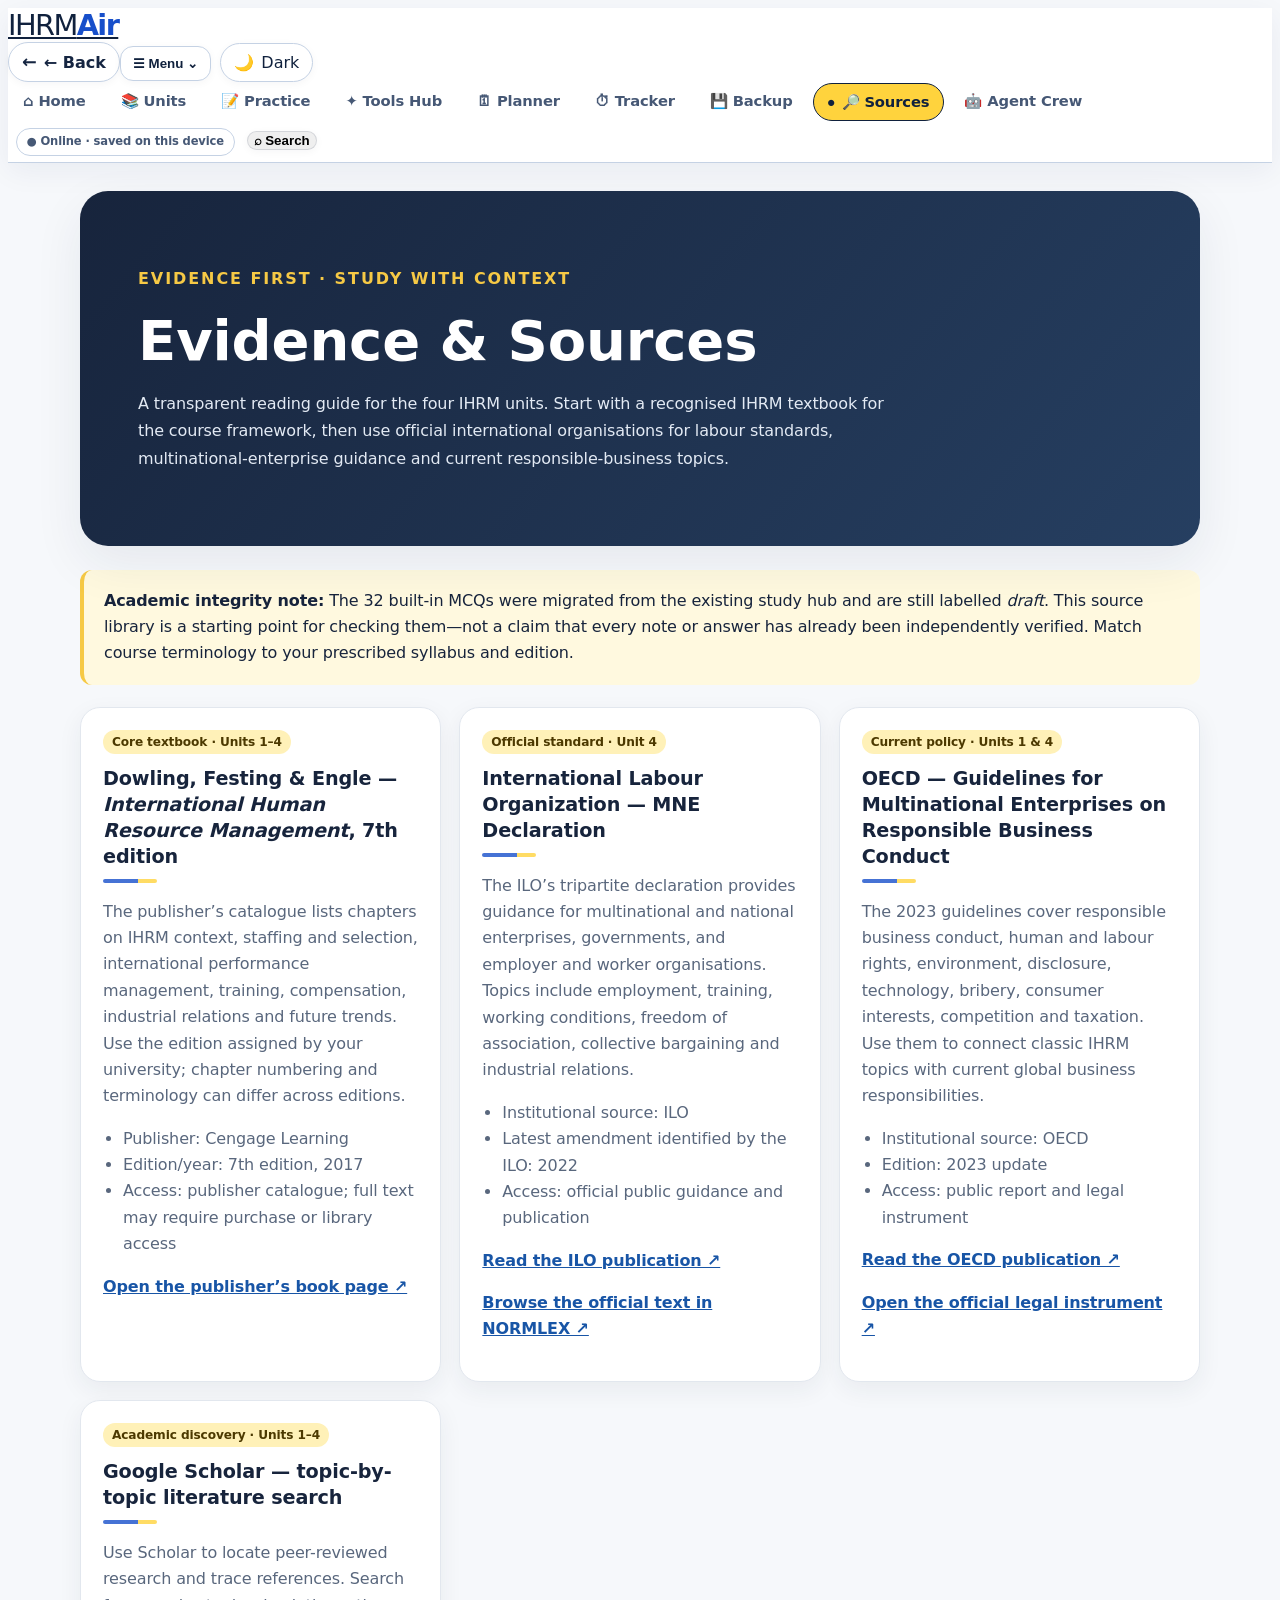
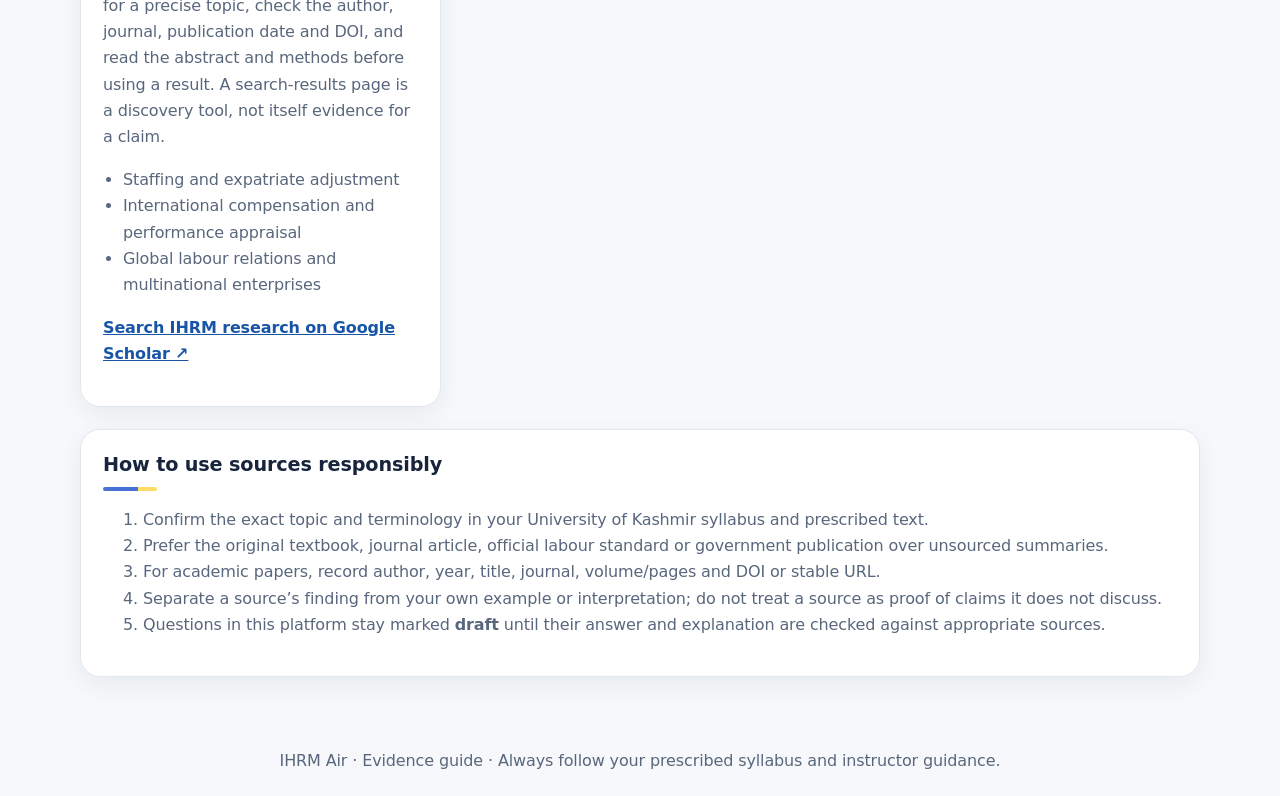
<file: references.html>
<!doctype html>
<html lang="en">
<head>
<meta charset="utf-8">
<meta name="viewport" content="width=device-width,initial-scale=1,viewport-fit=cover">
<meta name="theme-color" content="#f6c945">
<meta name="description" content="Source guide for IHRM Air: core IHRM textbook, official international labour standards, responsible business guidance, and academic literature discovery.">
<title>Evidence & Sources — IHRM Air</title>
<link rel="manifest" href="manifest.webmanifest">
<link rel="icon" href="assets/icon.svg" type="image/svg+xml">
<link rel="stylesheet" href="assets/ihrm-refresh.css?v=12">
<style>
:root{--ref-ink:#17243c;--ref-muted:#59677d;--ref-card:#fff;--ref-line:#e2e7ee;--ref-accent:#f6c945}
body{background:var(--ui-bg,#f6f8fb);color:var(--ref-ink)}
.refs-main{width:min(1120px,calc(100% - 32px));margin:0 auto 56px}
.refs-hero{padding:clamp(28px,5vw,58px);margin:28px 0 24px;border-radius:28px;background:linear-gradient(130deg,#17243c,#263f61);color:#fff}
.refs-hero .eyebrow{color:#f6c945;font-weight:800;letter-spacing:.12em;text-transform:uppercase}
.refs-hero h1{font-size:clamp(2rem,5vw,3.5rem);line-height:1.05;margin:.35em 0}
.refs-hero p{max-width:760px;line-height:1.7;color:#e3eaf4}
.refs-grid{display:grid;grid-template-columns:repeat(auto-fit,minmax(min(100%,310px),1fr));gap:18px}
.ref-card{background:var(--ref-card);border:1px solid var(--ref-line);border-radius:20px;padding:22px;box-shadow:0 8px 24px #182a4210}
.ref-card h2{font-size:1.2rem;margin:0 0 10px;line-height:1.35}
.ref-card p,.ref-card li{line-height:1.65;color:var(--ref-muted)}
.ref-card a{color:#1855a6;font-weight:750;overflow-wrap:anywhere}
.ref-badge{display:inline-block;font-size:.76rem;font-weight:800;border-radius:999px;background:#fff1b8;color:#4c3900;padding:5px 9px;margin-bottom:12px}
.ref-card ul{padding-left:20px}
.refs-note{padding:18px 20px;border-left:4px solid var(--ref-accent);background:#fff9df;border-radius:12px;line-height:1.65;margin:22px 0}
.refs-footer{color:var(--ref-muted);text-align:center;padding:18px}
[data-theme=dark] .ref-card{background:#17243a;border-color:#33435a;color:#edf3fc}
[data-theme=dark] .ref-card p,[data-theme=dark] .ref-card li,[data-theme=dark] .refs-footer{color:#c1cce0}
[data-theme=dark] .ref-card a{color:#9fc6ff}
[data-theme=dark] .refs-note{background:#332c17;color:#fff0b5}
</style>
</head>
<body>
<header class="top">
<a class="logo" href="index.html" aria-label="IHRM Air home">IHRM<b>Air</b></a>
<div class="site-nav-wrap" aria-label="Main study navigation">
<button class="site-nav-toggle" type="button" aria-expanded="false" aria-controls="sitePageNav">☰ <span>Menu</span></button>
<nav class="site-page-nav" id="sitePageNav" aria-label="Main pages">
<a href="index.html" data-page="index.html">⌂ Home</a>
<a href="units.html" data-page="units.html">📚 Units</a>
<a href="practice.html" data-page="practice.html">📝 Practice</a>
<a href="tools.html" data-page="tools.html">✦ Tools Hub</a>
<a href="planner.html" data-page="planner.html">🗓 Planner</a>
<a href="tracker.html" data-page="tracker.html">⏱ Tracker</a>
<a href="backup.html" data-page="backup.html">💾 Backup</a>
<a href="references.html" data-page="references.html">🔎 Sources</a>
</nav>
</div>
</header>
<main class="refs-main">
<section class="refs-hero">
<p class="eyebrow">Evidence first · Study with context</p>
<h1>Evidence & Sources</h1>
<p>A transparent reading guide for the four IHRM units. Start with a recognised IHRM textbook for the course framework, then use official international organisations for labour standards, multinational-enterprise guidance and current responsible-business topics.</p>
</section>
<div class="refs-note"><strong>Academic integrity note:</strong> The 32 built-in MCQs were migrated from the existing study hub and are still labelled <em>draft</em>. This source library is a starting point for checking them—not a claim that every note or answer has already been independently verified. Match course terminology to your prescribed syllabus and edition.</div>
<section class="refs-grid" aria-label="Reference collection">
<article class="ref-card">
<span class="ref-badge">Core textbook · Units 1–4</span>
<h2>Dowling, Festing & Engle — <em>International Human Resource Management</em>, 7th edition</h2>
<p>The publisher’s catalogue lists chapters on IHRM context, staffing and selection, international performance management, training, compensation, industrial relations and future trends. Use the edition assigned by your university; chapter numbering and terminology can differ across editions.</p>
<ul><li>Publisher: Cengage Learning</li><li>Edition/year: 7th edition, 2017</li><li>Access: publisher catalogue; full text may require purchase or library access</li></ul>
<p><a href="https://www.cengageasia.com/TitleDetails/isbn/9781473719026" target="_blank" rel="noopener noreferrer">Open the publisher’s book page ↗</a></p>
</article>
<article class="ref-card">
<span class="ref-badge">Official standard · Unit 4</span>
<h2>International Labour Organization — MNE Declaration</h2>
<p>The ILO’s tripartite declaration provides guidance for multinational and national enterprises, governments, and employer and worker organisations. Topics include employment, training, working conditions, freedom of association, collective bargaining and industrial relations.</p>
<ul><li>Institutional source: ILO</li><li>Latest amendment identified by the ILO: 2022</li><li>Access: official public guidance and publication</li></ul>
<p><a href="https://www.ilo.org/publications/tripartite-declaration-principles-concerning-multinational-enterprises-and-3" target="_blank" rel="noopener noreferrer">Read the ILO publication ↗</a></p>
<p><a href="https://normlex.ilo.org/dyn/nrmlx_en/f?p=NORMLEXPUB:62:0::NO::P62_LIST_ENTRIE_ID:2453910" target="_blank" rel="noopener noreferrer">Browse the official text in NORMLEX ↗</a></p>
</article>
<article class="ref-card">
<span class="ref-badge">Current policy · Units 1 & 4</span>
<h2>OECD — Guidelines for Multinational Enterprises on Responsible Business Conduct</h2>
<p>The 2023 guidelines cover responsible business conduct, human and labour rights, environment, disclosure, technology, bribery, consumer interests, competition and taxation. Use them to connect classic IHRM topics with current global business responsibilities.</p>
<ul><li>Institutional source: OECD</li><li>Edition: 2023 update</li><li>Access: public report and legal instrument</li></ul>
<p><a href="https://doi.org/10.1787/81f92357-en" target="_blank" rel="noopener noreferrer">Read the OECD publication ↗</a></p>
<p><a href="https://legalinstruments.oecd.org/en/instruments/OECD-LEGAL-0144" target="_blank" rel="noopener noreferrer">Open the official legal instrument ↗</a></p>
</article>
<article class="ref-card">
<span class="ref-badge">Academic discovery · Units 1–4</span>
<h2>Google Scholar — topic-by-topic literature search</h2>
<p>Use Scholar to locate peer-reviewed research and trace references. Search for a precise topic, check the author, journal, publication date and DOI, and read the abstract and methods before using a result. A search-results page is a discovery tool, not itself evidence for a claim.</p>
<ul><li>Staffing and expatriate adjustment</li><li>International compensation and performance appraisal</li><li>Global labour relations and multinational enterprises</li></ul>
<p><a href="https://scholar.google.com/scholar?q=international+human+resource+management+expatriate+staffing+compensation+industrial+relations" target="_blank" rel="noopener noreferrer">Search IHRM research on Google Scholar ↗</a></p>
</article>
</section>
<section class="ref-card" style="margin-top:22px">
<h2>How to use sources responsibly</h2>
<ol>
<li>Confirm the exact topic and terminology in your University of Kashmir syllabus and prescribed text.</li>
<li>Prefer the original textbook, journal article, official labour standard or government publication over unsourced summaries.</li>
<li>For academic papers, record author, year, title, journal, volume/pages and DOI or stable URL.</li>
<li>Separate a source’s finding from your own example or interpretation; do not treat a source as proof of claims it does not discuss.</li>
<li>Questions in this platform stay marked <strong>draft</strong> until their answer and explanation are checked against appropriate sources.</li>
</ol>
</section>
</main>
<footer class="refs-footer">IHRM Air · Evidence guide · Always follow your prescribed syllabus and instructor guidance.</footer>
<script src="assets/ihrm-refresh.js?v=8" defer></script>
</body>
</html>
</file>
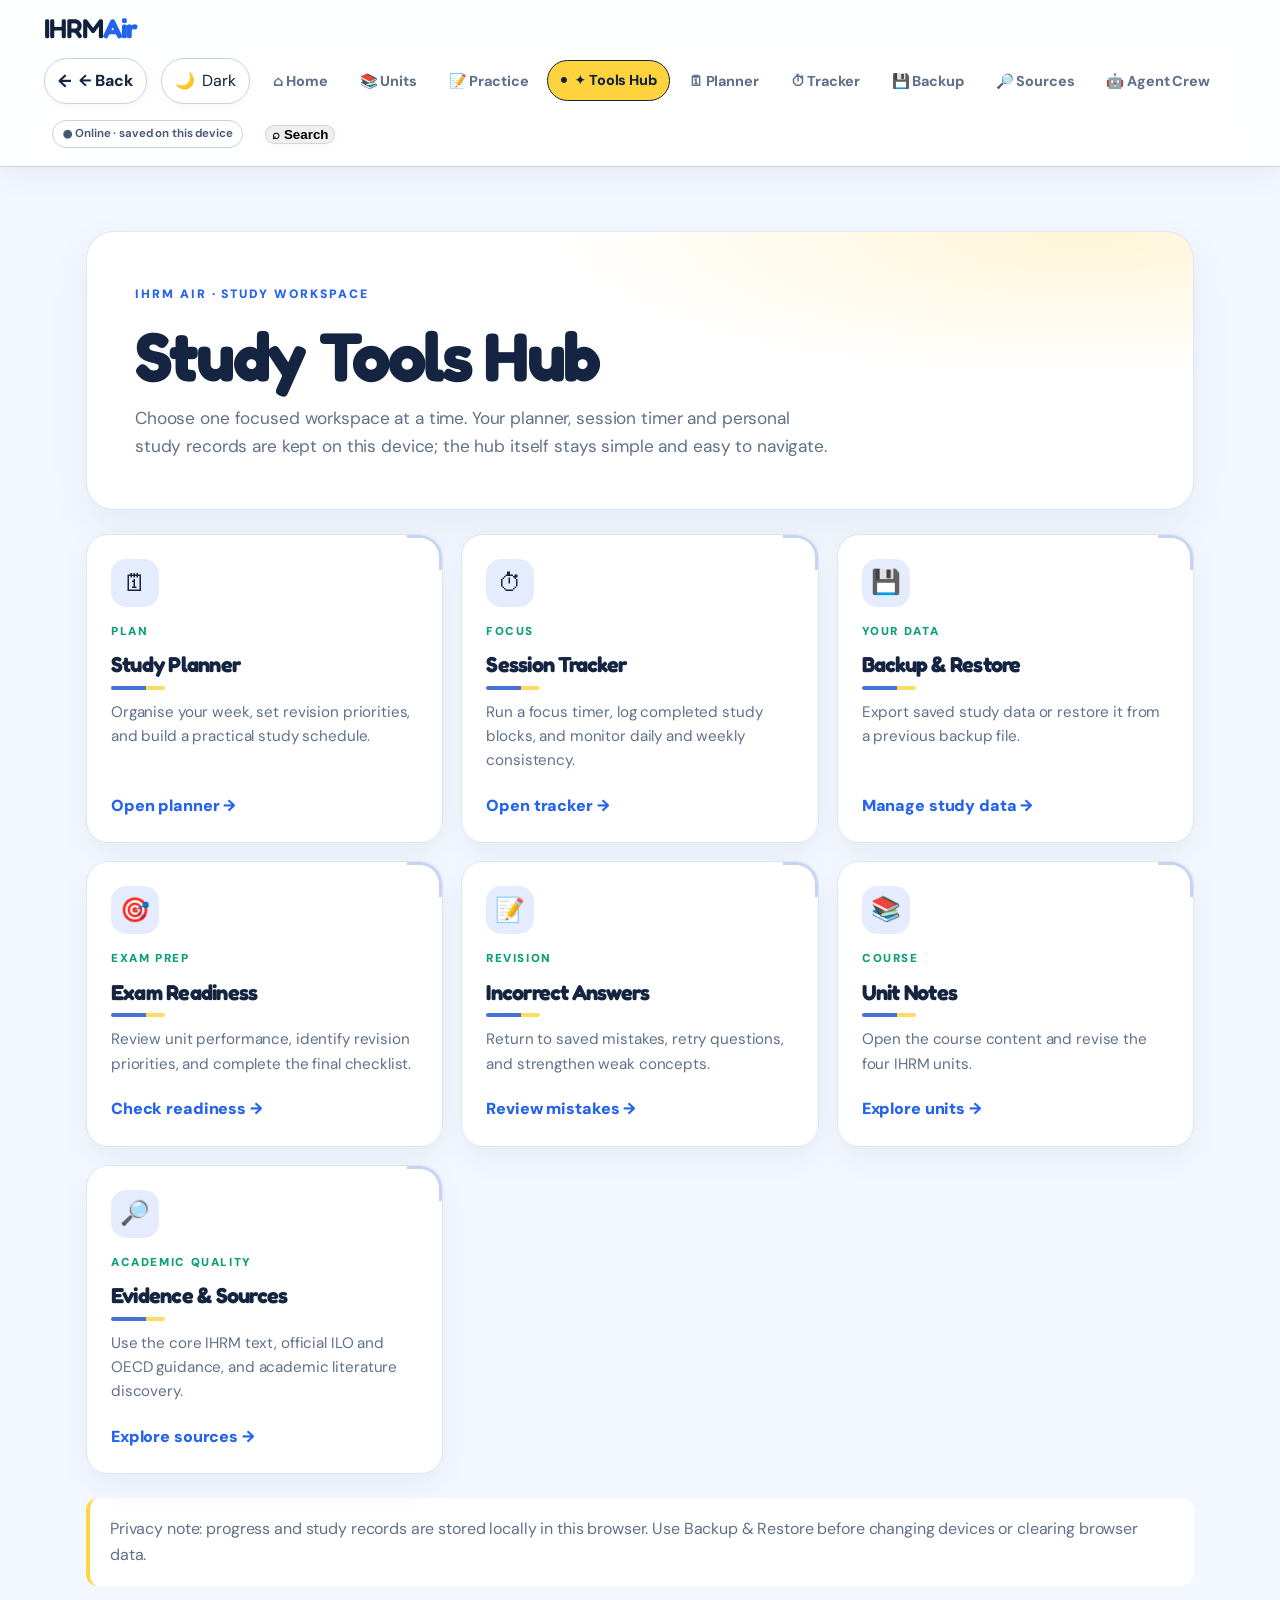
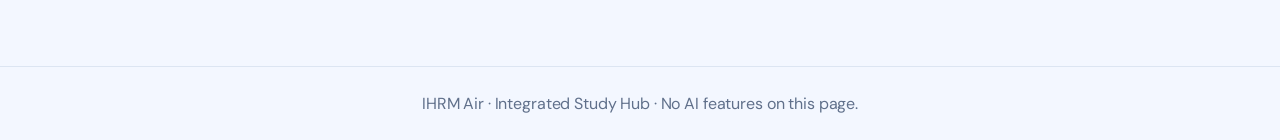
<file: tools.html>
<!doctype html>
<html lang="en">
<head>
<meta charset="utf-8">
<meta name="viewport" content="width=device-width,initial-scale=1,viewport-fit=cover">
<meta name="theme-color" content="#f3f7ff">
<title>IHRM Air — Study Tools Hub</title>
<meta name="description" content="Open the dedicated IHRM Air study planner, session tracker, backup tools, exam readiness centre and revision notebook.">
<link rel="preconnect" href="https://fonts.googleapis.com">
<link href="https://fonts.googleapis.com/css2?family=DM+Sans:wght@400;500;700;800&family=Fredoka:wght@500;600&display=swap" rel="stylesheet">
<link rel="stylesheet" href="assets/ihrm-refresh.css?v=12">
<style>
:root{--hub-bg:#f3f7ff;--hub-card:#fff;--hub-ink:#152541;--hub-muted:#60708b;--hub-line:#dce5f2;--hub-blue:#2463eb;--hub-yellow:#ffd447;--hub-green:#0e9f78}
:root[data-theme="dark"]{--hub-bg:#0a1220;--hub-card:#121e32;--hub-ink:#edf3ff;--hub-muted:#a5b4ce;--hub-line:#2a3b56;--hub-blue:#8bb0ff;--hub-yellow:#ffd447;--hub-green:#4ed4ae}
*{box-sizing:border-box}body{margin:0;background:var(--hub-bg);color:var(--hub-ink);font:16px/1.6 "DM Sans",system-ui,sans-serif}
a{color:inherit}.top{position:sticky;top:0;z-index:20;background:var(--hub-card);border-bottom:1px solid var(--hub-line);padding:12px clamp(16px,4vw,44px);display:flex;align-items:center;justify-content:space-between;gap:14px;flex-wrap:wrap}
.logo{font:600 1.7rem Fredoka,sans-serif;text-decoration:none;letter-spacing:-.04em}.logo b{color:var(--hub-blue)}
.site-nav-wrap{display:flex;align-items:center;gap:10px;flex-wrap:wrap}.site-nav-toggle{display:none}
.site-page-nav{display:flex;align-items:center;gap:6px;flex-wrap:wrap}.site-page-nav a{display:inline-flex;align-items:center;min-height:40px;padding:8px 12px;border-radius:999px;text-decoration:none;color:var(--hub-muted);font-weight:800;font-size:.9rem}.site-page-nav a[aria-current=page]{background:var(--hub-yellow);color:#17233c}
main{max-width:1180px;margin:0 auto;padding:clamp(28px,5vw,64px) clamp(16px,4vw,36px) 64px}
.intro{padding:clamp(26px,5vw,48px);border:1px solid var(--hub-line);border-radius:28px;background:radial-gradient(ellipse at 90% 0%,rgba(255,212,71,.22),transparent 38%),var(--hub-card);box-shadow:0 16px 42px rgba(26,55,104,.07)}
.eyebrow{font-size:.76rem;font-weight:900;letter-spacing:.16em;text-transform:uppercase;color:var(--hub-blue)}
h1,h2,h3{font-family:Fredoka,sans-serif;line-height:1.1;letter-spacing:-.035em}h1{font-size:clamp(2.5rem,6vw,4.3rem);margin:12px 0}h2{font-size:1.35rem;margin:12px 0 6px}p{color:var(--hub-muted)}.intro p{max-width:700px;font-size:1.08rem;margin:0}
.grid{display:grid;grid-template-columns:repeat(3,minmax(0,1fr));gap:18px;margin-top:24px}
.card{display:flex;flex-direction:column;align-items:flex-start;min-width:0;min-height:235px;padding:24px;border:1px solid var(--hub-line);border-radius:22px;background:var(--hub-card);box-shadow:0 12px 30px rgba(26,55,104,.06);text-decoration:none;transition:transform .18s ease,box-shadow .18s ease,border-color .18s ease}
.card:hover{transform:translateY(-3px);border-color:var(--hub-blue);box-shadow:0 20px 40px rgba(26,55,104,.12)}
.icon{display:grid;place-items:center;width:48px;height:48px;border-radius:15px;background:color-mix(in srgb,var(--hub-blue) 12%,var(--hub-card));font-size:1.5rem}
.label{margin-top:16px;color:var(--hub-green);font-size:.72rem;letter-spacing:.14em;font-weight:900}.card h2{color:var(--hub-ink)}.card p{margin:4px 0 20px;font-size:.95rem}.open{margin-top:auto;color:var(--hub-blue);font-weight:900}
.notice{margin-top:24px;padding:18px 20px;border-left:4px solid var(--hub-yellow);border-radius:12px;background:var(--hub-card);color:var(--hub-muted)}
footer{padding:24px 16px;text-align:center;color:var(--hub-muted);border-top:1px solid var(--hub-line)}
@media(max-width:850px){.grid{grid-template-columns:repeat(2,minmax(0,1fr))}.site-nav-toggle{display:inline-flex;align-items:center;gap:6px;border:1px solid var(--hub-line);border-radius:12px;padding:9px 12px;background:var(--hub-card);color:var(--hub-ink);font-weight:800}.site-page-nav{display:none;width:100%;padding:8px 0}.site-page-nav.is-open{display:flex}.site-nav-wrap{width:100%}.top{align-items:flex-start}.site-page-nav a{flex:1;justify-content:center}}
@media(max-width:560px){.grid{grid-template-columns:1fr}.card{min-height:0}.top{position:relative}.site-page-nav a{justify-content:flex-start}.intro{border-radius:20px}}
@media(prefers-reduced-motion:reduce){*,*::before,*::after{animation:none!important;transition:none!important;scroll-behavior:auto!important}}
</style>
</head>
<body>
<header class="top">
<a class="logo" href="index.html" aria-label="IHRM Air home">IHRM<b>Air</b></a>
<div class="site-nav-wrap" aria-label="Main study navigation">
<button class="site-nav-toggle" type="button" aria-expanded="false" aria-controls="sitePageNav">☰ <span>Menu</span></button>
<nav class="site-page-nav" id="sitePageNav" aria-label="Main pages">
<a href="index.html" data-page="index.html">⌂ Home</a>
<a href="units.html" data-page="units.html">📚 Units</a>
<a href="practice.html" data-page="practice.html">📝 Practice</a>
<a href="tools.html" data-page="tools.html">✦ Tools Hub</a>
<a href="planner.html" data-page="planner.html">🗓 Planner</a>
<a href="tracker.html" data-page="tracker.html">⏱ Tracker</a>
<a href="backup.html" data-page="backup.html">💾 Backup</a>
<a href="references.html" data-page="references.html">🔎 Sources</a>
</nav>
</div>
</header>
<main>
<section class="intro">
<span class="eyebrow">IHRM AIR · STUDY WORKSPACE</span>
<h1>Study Tools Hub</h1>
<p>Choose one focused workspace at a time. Your planner, session timer and personal study records are kept on this device; the hub itself stays simple and easy to navigate.</p>
</section>
<section class="grid" aria-label="Available study tools">
<a class="card" href="planner.html"><span class="icon" aria-hidden="true">🗓</span><span class="label">PLAN</span><h2>Study Planner</h2><p>Organise your week, set revision priorities, and build a practical study schedule.</p><span class="open">Open planner →</span></a>
<a class="card" href="tracker.html"><span class="icon" aria-hidden="true">⏱</span><span class="label">FOCUS</span><h2>Session Tracker</h2><p>Run a focus timer, log completed study blocks, and monitor daily and weekly consistency.</p><span class="open">Open tracker →</span></a>
<a class="card" href="backup.html"><span class="icon" aria-hidden="true">💾</span><span class="label">YOUR DATA</span><h2>Backup &amp; Restore</h2><p>Export saved study data or restore it from a previous backup file.</p><span class="open">Manage study data →</span></a>
<a class="card" href="practice.html#airExamReadiness"><span class="icon" aria-hidden="true">🎯</span><span class="label">EXAM PREP</span><h2>Exam Readiness</h2><p>Review unit performance, identify revision priorities, and complete the final checklist.</p><span class="open">Check readiness →</span></a>
<a class="card" href="practice.html#airMistakeNotebook"><span class="icon" aria-hidden="true">📝</span><span class="label">REVISION</span><h2>Incorrect Answers</h2><p>Return to saved mistakes, retry questions, and strengthen weak concepts.</p><span class="open">Review mistakes →</span></a>
<a class="card" href="units.html"><span class="icon" aria-hidden="true">📚</span><span class="label">COURSE</span><h2>Unit Notes</h2><p>Open the course content and revise the four IHRM units.</p><span class="open">Explore units →</span></a>
<a class="card" href="references.html"><span class="icon" aria-hidden="true">🔎</span><span class="label">ACADEMIC QUALITY</span><h2>Evidence &amp; Sources</h2><p>Use the core IHRM text, official ILO and OECD guidance, and academic literature discovery.</p><span class="open">Explore sources →</span></a>
</section>
<p class="notice">Privacy note: progress and study records are stored locally in this browser. Use Backup &amp; Restore before changing devices or clearing browser data.</p>
</main>
<footer>IHRM Air · Integrated Study Hub · No AI features on this page.</footer>
<script src="assets/ihrm-refresh.js?v=8" defer></script>
</body>
</html>
</file>
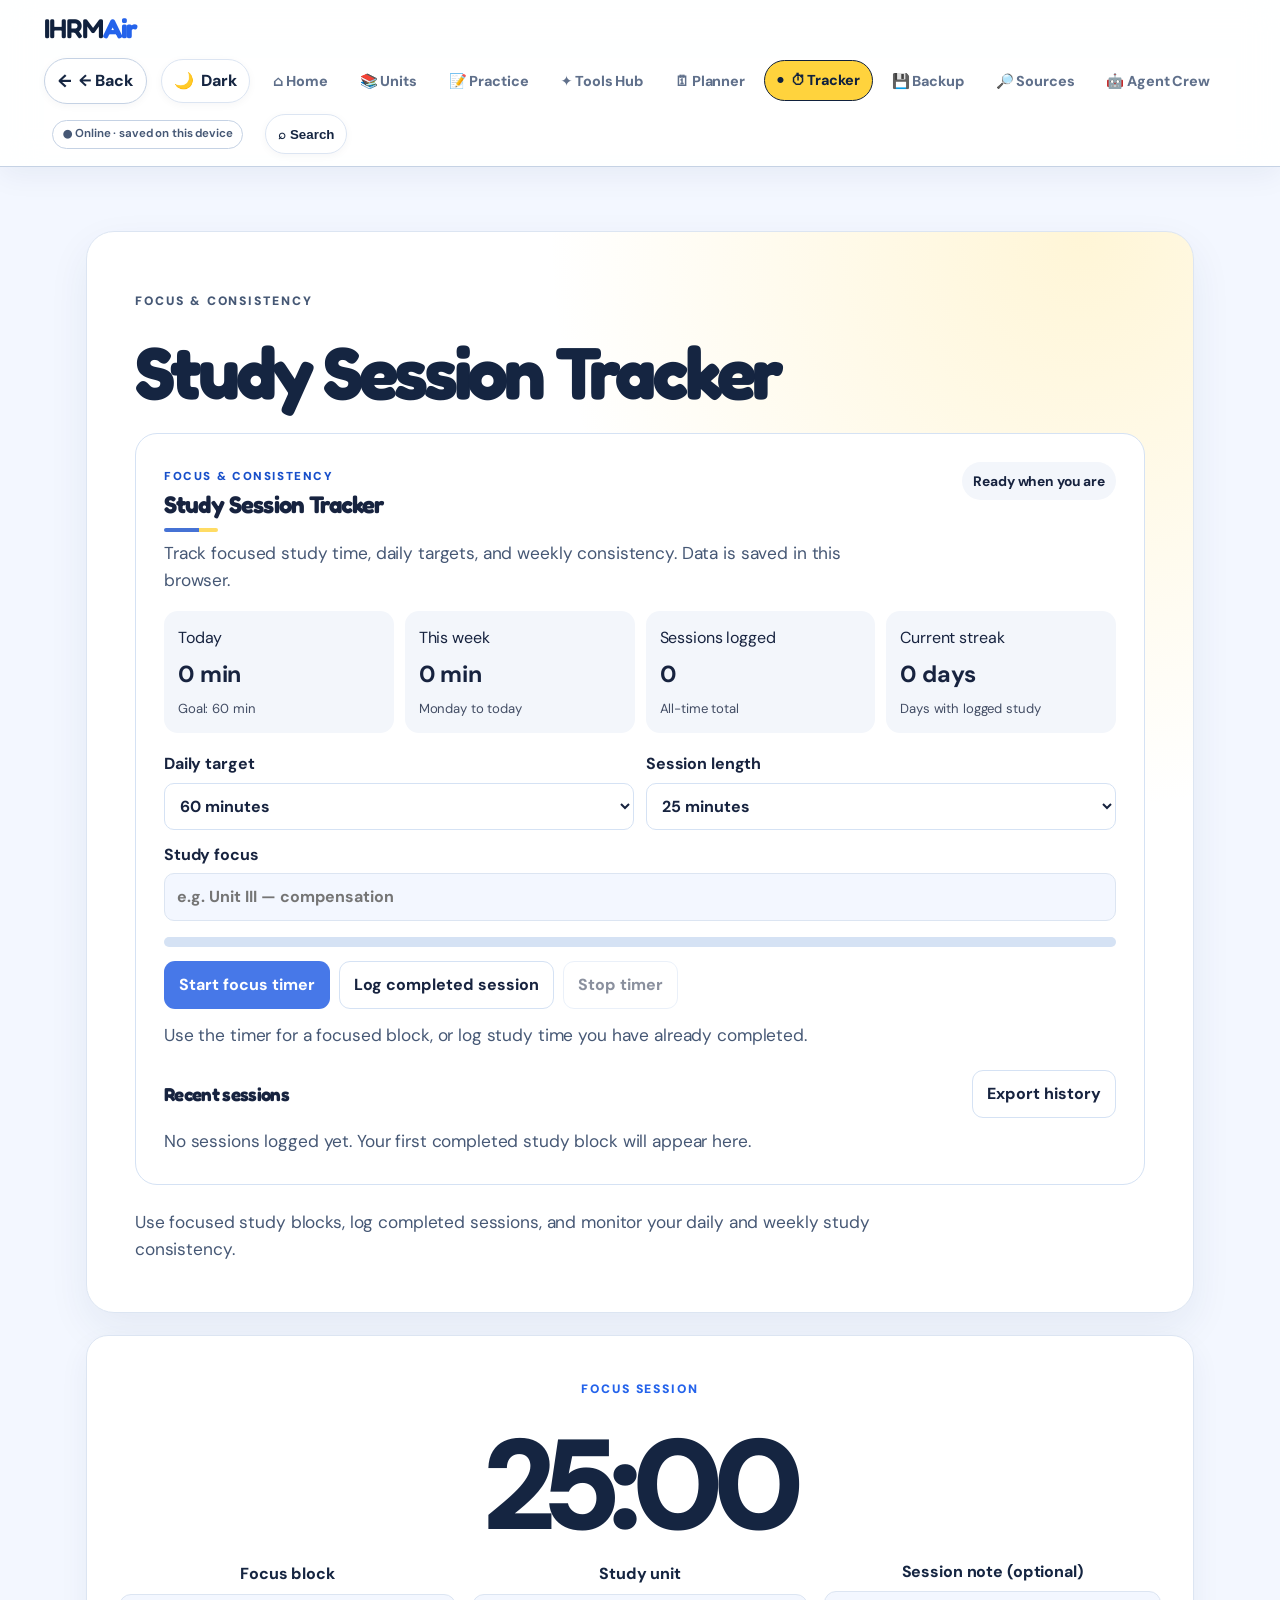
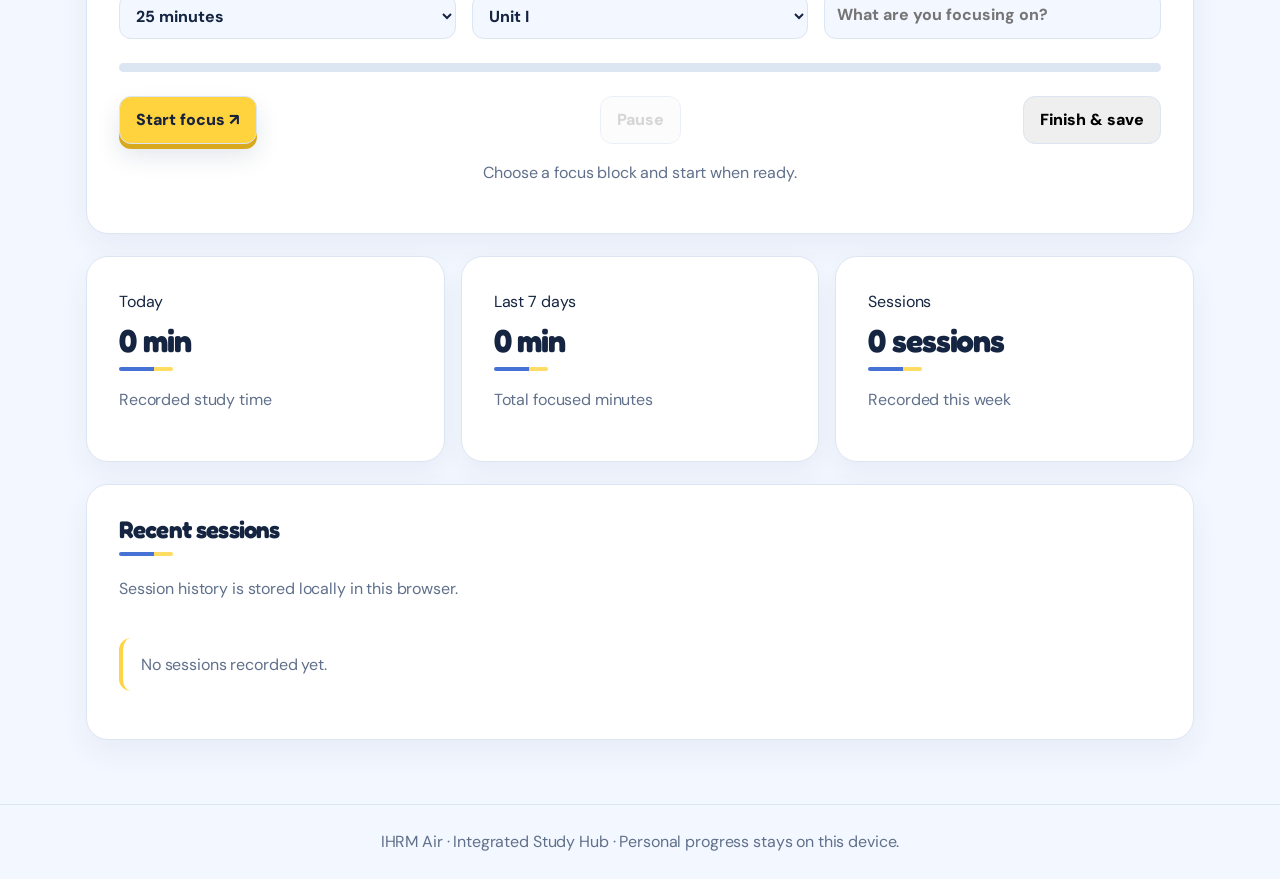
<file: tracker.html>
<!doctype html>
<html lang="en">
<head>
<meta charset="utf-8">
<meta name="viewport" content="width=device-width,initial-scale=1,viewport-fit=cover">
<meta name="theme-color" content="#f3f7ff">
<title>IHRM Air — Session Tracker</title>
<meta name="description" content="Use focused study blocks, log completed sessions, and monitor your daily and weekly study consistency.">
<link rel="preconnect" href="https://fonts.googleapis.com">
<link href="https://fonts.googleapis.com/css2?family=DM+Sans:wght@400;500;700;800&family=Fredoka:wght@500;600&display=swap" rel="stylesheet">
<link rel="stylesheet" href="assets/ihrm-refresh.css?v=12">
<style>
:root{--page-bg:#f3f7ff;--page-card:#fff;--page-ink:#152541;--page-muted:#60708b;--page-line:#dce5f2;--page-blue:#2463eb;--page-yellow:#ffd447}
:root[data-theme="dark"]{--page-bg:#0a1220;--page-card:#121e32;--page-ink:#edf3ff;--page-muted:#a5b4ce;--page-line:#2a3b56;--page-blue:#8bb0ff;--page-yellow:#ffd447}
*{box-sizing:border-box}body{margin:0;background:var(--page-bg);color:var(--page-ink);font:16px/1.6 "DM Sans",system-ui,sans-serif}
a{color:inherit}.top{position:sticky;top:0;z-index:20;display:flex;align-items:center;justify-content:space-between;gap:14px;flex-wrap:wrap;padding:12px clamp(16px,4vw,44px);background:var(--page-card);border-bottom:1px solid var(--page-line)}
.logo{font:600 1.7rem Fredoka,sans-serif;text-decoration:none;letter-spacing:-.04em}.logo b{color:var(--page-blue)}
.site-nav-wrap{display:flex;align-items:center;gap:10px;flex-wrap:wrap}.site-nav-toggle{display:none}
.site-page-nav{display:flex;align-items:center;gap:6px;flex-wrap:wrap}.site-page-nav a{display:inline-flex;align-items:center;min-height:40px;padding:8px 12px;border-radius:999px;text-decoration:none;color:var(--page-muted);font-weight:800;font-size:.9rem}.site-page-nav a[aria-current=page]{background:var(--page-yellow);color:#17233c}
.site-theme-toggle{display:inline-flex;align-items:center;justify-content:center;min-height:40px;padding:8px 12px;border:1px solid var(--page-line);border-radius:999px;background:var(--page-card);color:var(--page-ink);font-weight:800;white-space:nowrap}
main{max-width:1180px;margin:0 auto;padding:clamp(28px,5vw,64px) clamp(16px,4vw,36px) 64px}
.page-intro{padding:clamp(26px,5vw,48px);border:1px solid var(--page-line);border-radius:28px;background:radial-gradient(ellipse at 90% 0%,rgba(255,212,71,.22),transparent 38%),var(--page-card);box-shadow:0 16px 42px rgba(26,55,104,.07)}
.eyebrow{font-size:.76rem;font-weight:900;letter-spacing:.16em;text-transform:uppercase;color:var(--page-blue)}
h1,h2,h3{font-family:Fredoka,sans-serif;line-height:1.1;letter-spacing:-.035em}h1{font-size:clamp(2.5rem,6vw,4.3rem);margin:12px 0}p{color:var(--page-muted)}.page-intro p:not(.eyebrow){max-width:740px;font-size:1.08rem;margin:0}
.local-note{margin-top:20px;padding:14px 18px;border-left:4px solid var(--page-yellow);border-radius:12px;background:var(--page-card);color:var(--page-muted)}
footer{padding:24px 16px;text-align:center;color:var(--page-muted);border-top:1px solid var(--page-line)}
@media(max-width:900px){.site-nav-toggle{display:inline-flex;align-items:center;gap:6px;border:1px solid var(--page-line);border-radius:12px;padding:9px 12px;background:var(--page-card);color:var(--page-ink);font-weight:800}.site-page-nav{display:none;width:100%;padding:8px 0}.site-page-nav.is-open{display:flex}.site-nav-wrap{width:100%}.top{align-items:flex-start}.site-page-nav a{flex:1;justify-content:center}}
@media(max-width:560px){.top{position:relative}.site-page-nav a{justify-content:flex-start}.page-intro{border-radius:20px}}
@media(prefers-reduced-motion:reduce){*,*::before,*::after{animation:none!important;transition:none!important;scroll-behavior:auto!important}}

.workspace-card{margin-top:22px;padding:clamp(20px,3vw,32px);border:1px solid var(--page-line);border-radius:22px;background:var(--page-card);box-shadow:0 12px 30px rgba(26,55,104,.06)}.workspace-card h2{margin-top:0}.control-grid{display:grid;grid-template-columns:repeat(auto-fit,minmax(min(100%,220px),1fr));gap:16px;align-items:end}.control-grid label{display:grid;gap:7px;font-weight:750;color:var(--page-ink)}input:not([type=checkbox]),select{width:100%;min-height:44px;padding:10px 12px;border:1px solid var(--page-line);background:var(--page-bg);color:var(--page-ink);font:inherit}fieldset{display:flex;gap:12px;flex-wrap:wrap;border:1px solid var(--page-line);border-radius:12px;padding:12px}fieldset label{display:flex;align-items:center;gap:5px}.primary,.btn{min-height:44px;padding:10px 16px;border-radius:12px;border:1px solid var(--page-line);font:inherit;font-weight:850}.task-list{list-style:none;padding:0;display:grid;gap:10px}.task-row{display:flex;align-items:center;justify-content:space-between;gap:12px;padding:13px;border:1px solid var(--page-line);border-radius:14px;background:var(--page-bg)}.task-row label{display:flex;align-items:center;gap:10px}.task-row small{display:block;color:var(--page-muted)}.section-heading,.button-row{display:flex;align-items:center;gap:12px;flex-wrap:wrap;justify-content:space-between}.timer-card{text-align:center}.timer-display{font-size:clamp(4rem,16vw,8rem);font-weight:900;letter-spacing:-.07em;line-height:1.15;font-variant-numeric:tabular-nums}.timer-track{height:9px;background:var(--page-line);border-radius:999px;overflow:hidden;margin:24px 0}.timer-track span{display:block;height:100%;width:0;background:var(--page-blue);transition:width .2s linear}.stats-grid{display:grid;grid-template-columns:repeat(auto-fit,minmax(180px,1fr));gap:16px;margin-top:22px}.stats-grid .workspace-card{margin-top:0}.stats-grid h2{font-size:2rem;margin:8px 0}.danger-button{border-color:#c83b47;color:#b42331}.primary:disabled,.btn:disabled{opacity:.55;cursor:not-allowed}@media(max-width:560px){.task-row{align-items:flex-start}.button-row>*{flex:1}}
</style>
</head>
<body>
<header class="top">
<a class="logo" href="index.html" aria-label="IHRM Air home">IHRM<b>Air</b></a>
<div class="site-nav-wrap" aria-label="Main study navigation">
<button class="site-nav-toggle" type="button" aria-expanded="false" aria-controls="sitePageNav">☰ <span>Menu</span></button>
<nav class="site-page-nav" id="sitePageNav" aria-label="Main pages">
<a href="index.html" data-page="index.html">⌂ Home</a>
<a href="units.html" data-page="units.html">📚 Units</a>
<a href="practice.html" data-page="practice.html">📝 Practice</a>
<a href="tools.html" data-page="tools.html">✦ Tools Hub</a>
<a href="planner.html" data-page="planner.html">🗓 Planner</a>
<a href="tracker.html" data-page="tracker.html">⏱ Tracker</a>
<a href="backup.html" data-page="backup.html">💾 Backup</a>
<a href="references.html" data-page="references.html">🔎 Sources</a>
</nav>
</div>
</header>
<main>
<section class="page-intro">
<p class="eyebrow">FOCUS & CONSISTENCY</p>
<h1>Study Session Tracker</h1>
<p>Use focused study blocks, log completed sessions, and monitor your daily and weekly study consistency.</p>
</section>
<section class="workspace-card timer-card"><p class="eyebrow">FOCUS SESSION</p><div id="timerDisplay" class="timer-display" role="timer" aria-live="off">25:00</div><div class="control-grid"><label>Focus block<select id="timerPreset"><option value="15">15 minutes</option><option value="25" selected>25 minutes</option><option value="45">45 minutes</option><option value="60">60 minutes</option></select></label><label>Study unit<select id="sessionUnit"><option value="1">Unit I</option><option value="2">Unit II</option><option value="3">Unit III</option><option value="4">Unit IV</option><option value="General">General revision</option></select></label><label>Session note (optional)<input id="sessionNote" maxlength="180" placeholder="What are you focusing on?"></label></div><div class="timer-track"><span id="timerProgress"></span></div><div class="button-row"><button id="startTimer" type="button" class="primary">Start focus</button><button id="pauseTimer" type="button" class="btn" disabled>Pause</button><button id="finishTimer" type="button" class="btn">Finish & save</button></div><p id="timerStatus" role="status" aria-live="polite">Choose a focus block and start when ready.</p></section><section class="stats-grid"><article class="workspace-card"><span>Today</span><h2 id="todayMinutes">0 min</h2><p>Recorded study time</p></article><article class="workspace-card"><span>Last 7 days</span><h2 id="weekMinutes">0 min</h2><p>Total focused minutes</p></article><article class="workspace-card"><span>Sessions</span><h2 id="sessionCount">0 sessions</h2><p>Recorded this week</p></article></section><section class="workspace-card"><h2>Recent sessions</h2><p>Session history is stored locally in this browser.</p><ul id="sessionLogs" class="task-list"></ul></section>
</main>
<footer>IHRM Air · Integrated Study Hub · Personal progress stays on this device.</footer>
<script src="assets/study-tools.js" defer></script>
<script src="assets/ihrm-refresh.js?v=8" defer></script>
</body>
</html>
</file>
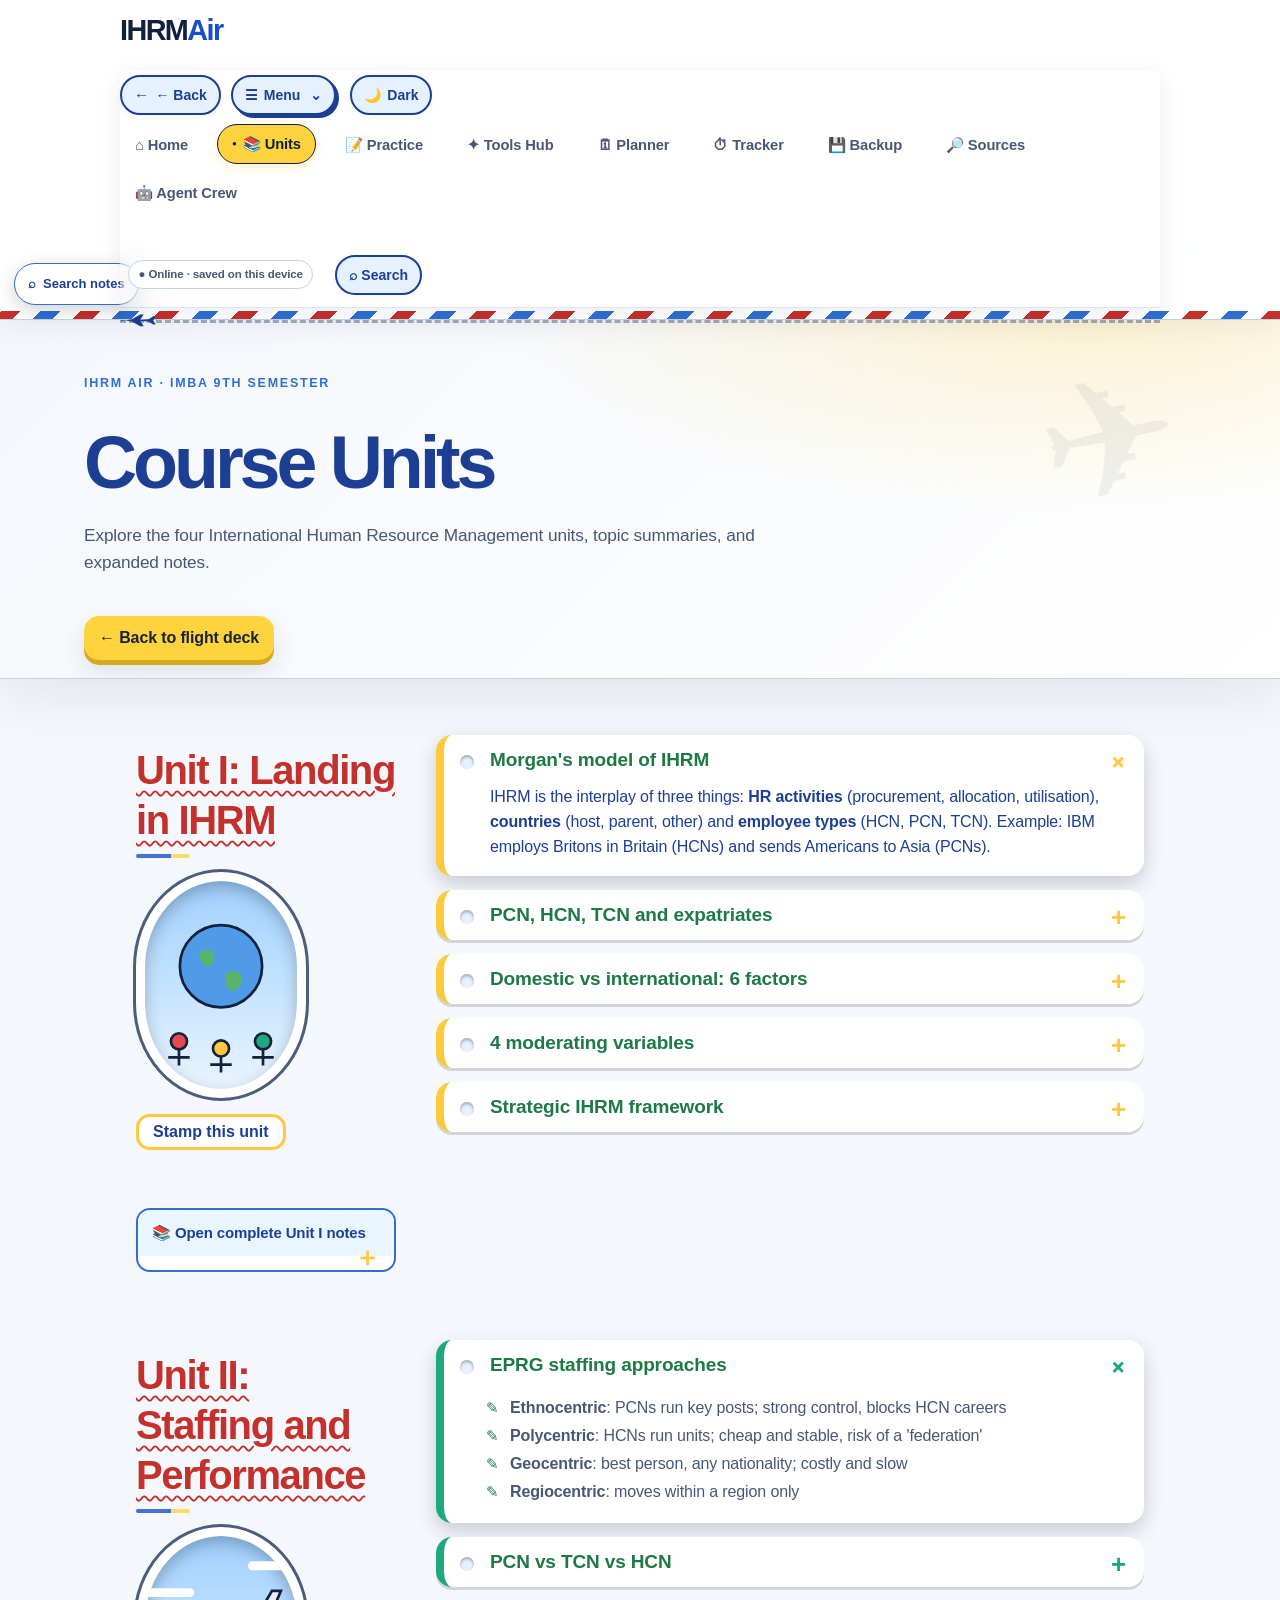
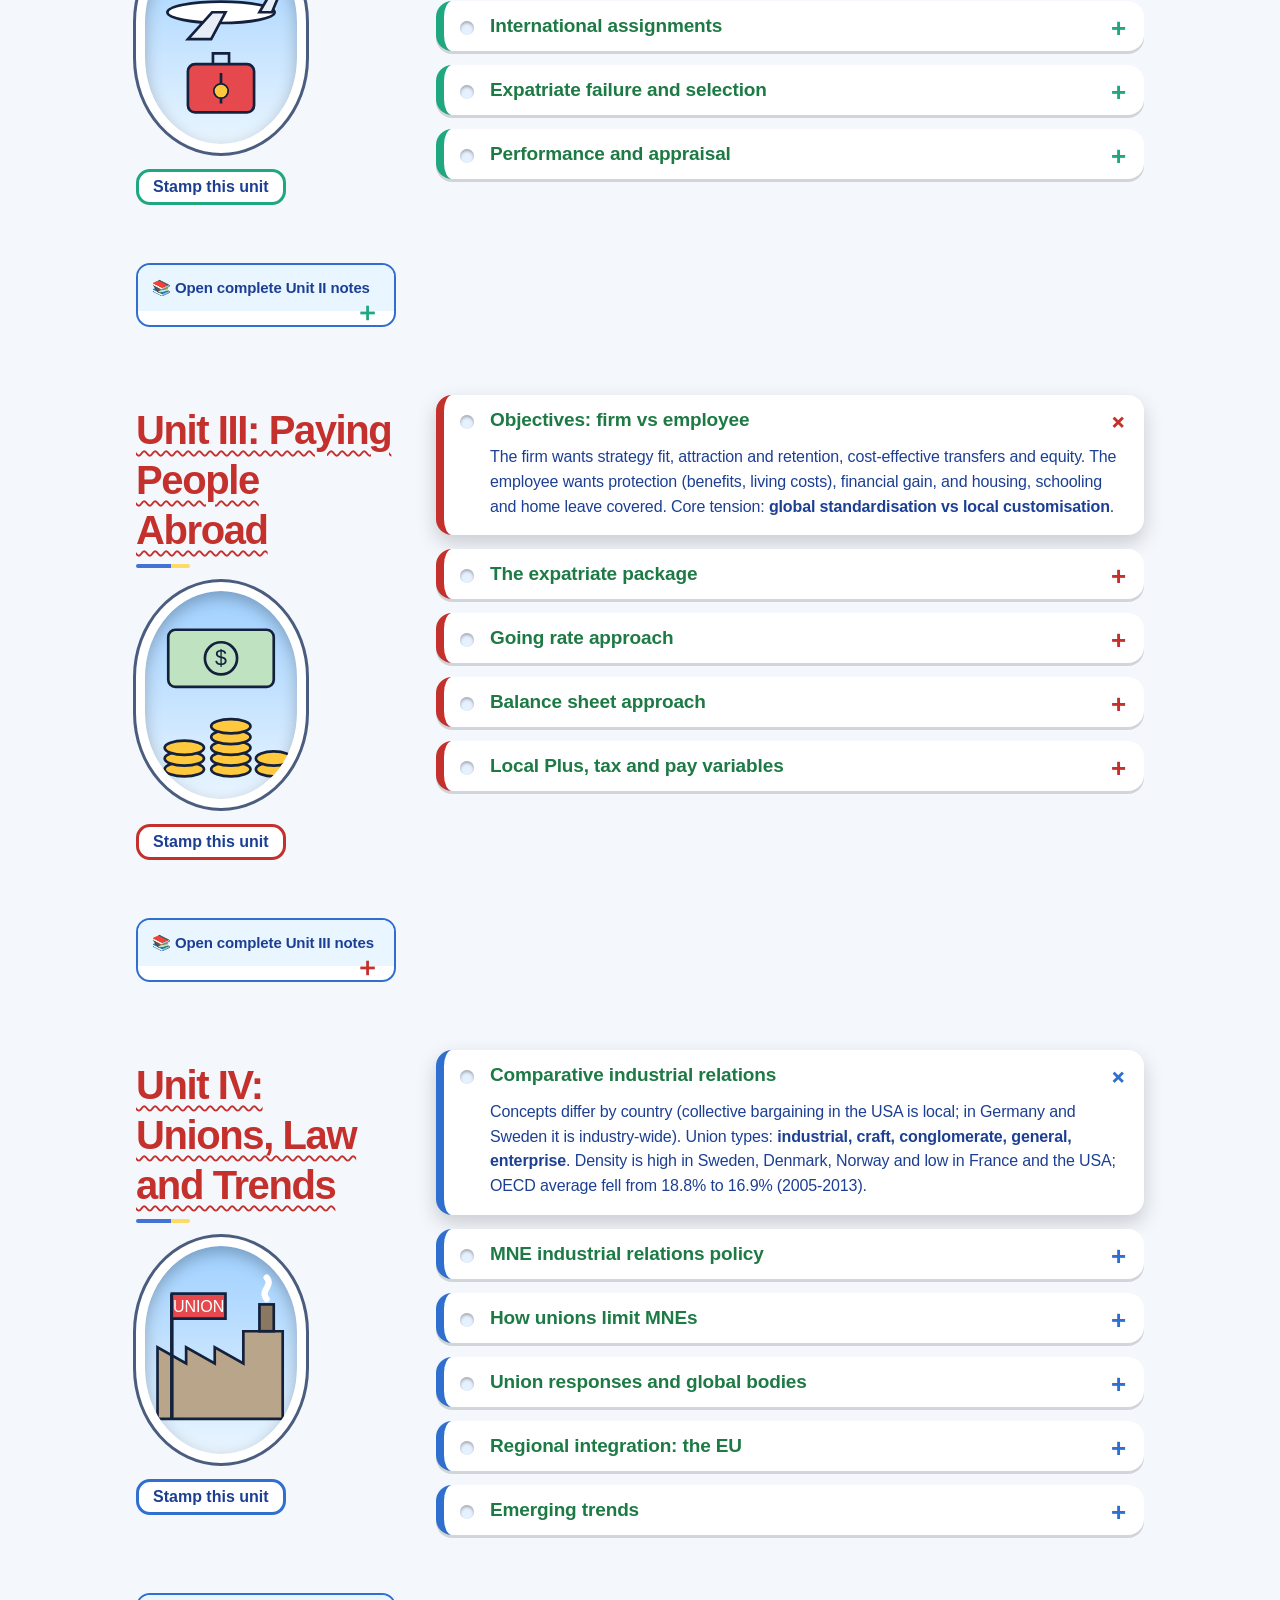
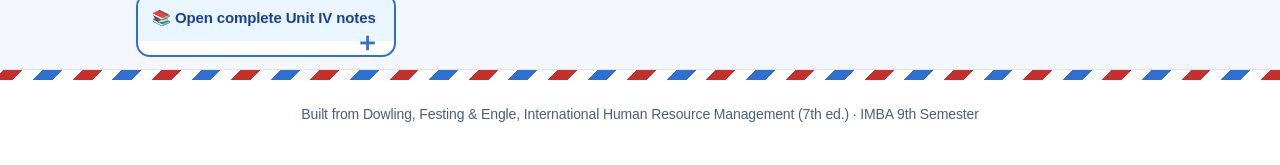
<file: units.html>
<!DOCTYPE html>

<html lang="en">
<head>
<meta charset="utf-8"/>
<meta content="width=device-width, initial-scale=1, viewport-fit=cover" name="viewport"/>
<title>IHRM Air — Course Units</title>
<link href="https://fonts.googleapis.com" rel="preconnect"/>
<link href="https://fonts.googleapis.com/css2?family=Fredoka:wght@500;600&amp;family=DM+Sans:wght@400;500;700&amp;family=Patrick+Hand&amp;display=swap" rel="stylesheet"/>
<style>
:root{--bg:#e6f1ff;--card:#fff;--ink:#14213d;--mute:#4b5d7e;--red:#e5484d;--blue:#2f6fd0;--sun:#ffc83d;--mint:#1fa77f;--sky1:#9fd0ff;--sky2:#e9f5ff;--frame:#fff;
box-sizing:border-box;padding-top:env(safe-area-inset-top,0px);padding-bottom:env(safe-area-inset-bottom,0px)}
@media(prefers-color-scheme:dark){:root:not([data-theme="light"]){--bg:#0b1322;--card:#15213a;--ink:#eef3ff;--mute:#a8b8d8;--red:#ff6b70;--blue:#6fa3ff;--mint:#4fd6ad;--sky1:#27406e;--sky2:#14223f;--frame:#2a3c60}}
:root[data-theme="dark"]{--bg:#0b1322;--card:#15213a;--ink:#eef3ff;--mute:#a8b8d8;--red:#ff6b70;--blue:#6fa3ff;--mint:#4fd6ad;--sky1:#27406e;--sky2:#14223f;--frame:#2a3c60}
*,*::before,*::after{box-sizing:inherit}
html{scroll-behavior:smooth;scroll-padding-top:calc(72px + env(safe-area-inset-top,0px))}
body{margin:0;background:var(--bg);color:var(--ink);font:17px/1.6 'DM Sans',system-ui,sans-serif;overflow-x:hidden}
h1,h2,h3{font-family:'Fredoka',sans-serif;font-weight:600;line-height:1.1;margin:0}
a{color:inherit}
.air{background:repeating-linear-gradient(-45deg,var(--red) 0 14px,#fff 14px 28px,var(--blue) 28px 42px,#fff 42px 56px)}
header.top{position:sticky;top:0;z-index:30;background:var(--card);padding:calc(8px + env(safe-area-inset-top,0px)) 16px 0;box-shadow:0 2px 10px rgba(0,0,0,.18)}
.bar{display:flex;align-items:center;gap:12px;max-width:1040px;margin:0 auto;padding-bottom:8px}
.logo{font-family:'Fredoka';font-size:24px;font-weight:600;text-decoration:none}
.logo b{color:var(--red)}
.links{display:flex;gap:6px;margin-left:auto;flex-wrap:wrap}
.links a,.btn{font:600 15px 'DM Sans';text-decoration:none;border:2px solid var(--ink);border-radius:99px;padding:3px 12px;background:none;color:var(--ink);cursor:pointer}
.links a:hover,.btn:hover{background:var(--sun);color:#14213d}
a:focus-visible,button:focus-visible,summary:focus-visible{outline:3px solid var(--blue);outline-offset:2px}
.track{position:relative;height:26px;max-width:1040px;margin:0 auto}
.track::before{content:"";position:absolute;left:0;right:0;top:12px;border-top:3px dashed var(--mute);opacity:.5}
.track .fill{position:absolute;left:0;top:11px;height:5px;width:0;background:var(--red);border-radius:5px}
.track .p{position:absolute;top:0;left:0;width:38px;height:26px;color:var(--ink);transform:translateX(-50%)}
.air.strip{height:8px;margin:0 -16px}
.hero{position:relative;overflow:hidden;padding:48px 16px 64px;background:linear-gradient(var(--sky1),var(--sky2))}
.cloud{position:absolute;width:150px;height:46px;border-radius:99px;background:#fff;opacity:.85;filter:blur(1px);animation:drift 40s linear infinite}
.cloud::before,.cloud::after{content:"";position:absolute;background:#fff;border-radius:50%}
.cloud::before{width:62px;height:62px;left:24px;top:-30px}.cloud::after{width:48px;height:48px;left:72px;top:-20px}
.c1{top:30px;left:-160px}.c2{top:150px;left:-160px;animation-duration:58s;animation-delay:-20s;transform:scale(.7)}.c3{top:260px;left:-160px;animation-duration:70s;animation-delay:-45s;transform:scale(1.1)}
@keyframes drift{to{translate:calc(100vw + 340px) 0}}
.fly{position:absolute;top:70px;left:-120px;width:110px;color:#fff;filter:drop-shadow(0 6px 4px rgba(0,0,0,.2));animation:fly 14s ease-in-out infinite}
@keyframes fly{0%{translate:0 20px;rotate:-5deg}50%{translate:calc(50vw + 60px) -14px;rotate:2deg}100%{translate:calc(100vw + 160px) 20px;rotate:-5deg}}
.pass{position:relative;max-width:900px;margin:0 auto;display:grid;grid-template-columns:1fr;background:var(--card);border-radius:20px;box-shadow:0 14px 30px rgba(10,30,70,.3);overflow:hidden}
@media(min-width:760px){.pass{grid-template-columns:1fr 230px}.stub{border-left:3px dashed var(--mute)}}
.pass .air{height:12px;grid-column:1/-1}
.main{padding:26px 26px 30px}
.main h1{font-size:clamp(36px,7vw,62px);margin:10px 0 12px}
.main h1 em{font-style:normal;color:var(--red)}
.route{display:flex;align-items:center;gap:10px;font:600 15px 'DM Sans';color:var(--mute)}
.route svg{width:36px}
.stub{padding:22px;background:var(--bg);display:grid;gap:6px;align-content:center;font-size:14px;color:var(--mute)}
.stub b{display:block;font:600 24px 'Fredoka';color:var(--ink)}
.go{display:inline-block;margin-top:14px;background:var(--red);color:#fff;font:600 18px 'Fredoka';padding:10px 24px;border-radius:99px;text-decoration:none;box-shadow:0 5px 0 #a12a2e;transition:transform .1s}
.go:active{transform:translateY(4px);box-shadow:0 1px 0 #a12a2e}
.stats{display:flex;gap:10px;flex-wrap:wrap;margin-top:16px}
.stats span{background:var(--bg);border-radius:12px;padding:4px 12px;font-weight:700;font-size:14px}
main{max-width:1040px;margin:0 auto;padding:0 16px}
.dest{display:grid;gap:22px;padding:56px 0 8px;grid-template-columns:1fr}
@media(min-width:820px){.dest{grid-template-columns:260px 1fr;gap:36px}.dest .side{position:sticky;top:110px;align-self:start}}
.tagline{display:inline-block;background:var(--c);color:#14213d;font:700 14px 'DM Sans';padding:2px 12px;border-radius:99px}
.dest h2{font-size:clamp(28px,5vw,40px);margin:10px 0 14px}
.win{width:170px;height:226px;margin:0 0 16px;border-radius:50%/42%;border:9px solid var(--frame);outline:3px solid var(--mute);background:linear-gradient(var(--sky1),var(--sky2));overflow:hidden;box-shadow:inset 0 6px 16px rgba(0,0,0,.25)}
.win svg{width:100%;height:100%;display:block;animation:bob 5s ease-in-out infinite}
@keyframes bob{50%{transform:translateY(-6px)}}
.stampbtn{display:inline-flex;align-items:center;gap:8px;font:600 16px 'Fredoka';background:var(--card);color:var(--ink);border:3px solid var(--c);border-radius:14px;padding:6px 14px;cursor:pointer}
.stampbtn[aria-pressed="true"]{background:var(--c);color:#14213d}
.tags{display:grid;gap:12px;align-content:start}
details.tag{position:relative;background:var(--card);border-radius:16px;padding:0 18px 0 46px;box-shadow:0 3px 0 rgba(0,0,0,.14);border-left:8px solid var(--c);transition:box-shadow .2s}
details.tag::before{content:"";position:absolute;left:16px;top:20px;width:14px;height:14px;border-radius:50%;background:var(--bg);box-shadow:inset 0 2px 3px rgba(0,0,0,.3)}
details.tag[open]{box-shadow:0 8px 20px rgba(0,0,0,.18)}
summary{list-style:none;cursor:pointer;font:600 19px 'Fredoka';padding:14px 0}
summary::-webkit-details-marker{display:none}
summary::after{content:"+";float:right;font-size:26px;line-height:1;color:var(--c);transition:rotate .25s}
details[open] summary::after{rotate:45deg}
.tag div{padding:0 0 16px;color:var(--ink)}
.tag ul{margin:6px 0 0;padding-left:20px}
.tag li{margin:3px 0}
.hint{background:var(--sun);color:#14213d;border-radius:12px;padding:8px 14px;font-weight:700;font-size:15px;margin-top:8px;display:block}
.pp{margin:72px 0 0;background:var(--card);border-radius:22px;padding:28px 22px;box-shadow:0 8px 24px rgba(0,0,0,.15);border:4px solid var(--blue)}
.slots{display:grid;grid-template-columns:repeat(auto-fit,minmax(130px,1fr));gap:14px;margin-top:18px}
.slot{aspect-ratio:1;border:3px dashed var(--mute);border-radius:16px;display:grid;place-items:center;font:600 14px 'Fredoka';color:var(--mute);text-align:center;padding:6px}
.slot svg{width:90%;display:none}
.slot.on{border-style:solid;border-color:transparent}.slot.on span{display:none}.slot.on svg{display:block;animation:pop .6s cubic-bezier(.2,1.8,.4,1)}
@keyframes pop{from{scale:2.4;rotate:-40deg;opacity:0}to{scale:1;rotate:-8deg;opacity:1}}
.quiz{margin:56px 0 72px}
.q{background:var(--card);border-radius:18px;padding:20px;box-shadow:0 4px 0 rgba(0,0,0,.14)}
.q h3{font-size:22px;margin-bottom:12px}
.opt{display:block;width:100%;text-align:left;font:500 17px 'DM Sans';background:var(--bg);color:var(--ink);border:2px solid transparent;border-radius:12px;padding:10px 14px;margin:8px 0;cursor:pointer}
.opt:hover{border-color:var(--blue)}
.opt.ok{background:var(--mint);color:#06281f;animation:pop2 .4s}.opt.no{background:var(--red);color:#fff;animation:shake .35s}
@keyframes pop2{50%{transform:scale(1.04)}}@keyframes shake{25%{translate:-6px 0}75%{translate:6px 0}}
.score{font:600 22px 'Fredoka';margin-top:12px}
footer{text-align:center;padding:0 16px 40px;color:var(--mute);font-size:14px}
footer .air{height:10px;margin:0 -16px 24px}
@media(prefers-reduced-motion:reduce){*{animation:none!important;transition:none!important;scroll-behavior:auto!important}}

/* IHRM Air UI/UX system refresh */
:root[data-theme="dark"]{--bg:#0b1322;--card:#15213a;--ink:#eef3ff;--mute:#a8b8d8;--red:#ff6b70;--blue:#6fa3ff;--mint:#4fd6ad;--sky:#14223f;--sky1:#27406e;--sky2:#14223f;--frame:#2a3c60}
:root{color-scheme:light dark;--ui-radius:18px;--ui-shadow:0 8px 24px rgba(20,33,61,.08);--ui-border:color-mix(in srgb,var(--ink) 16%,transparent);--ui-surface:var(--card);--ui-focus:#ffb800}
:root[data-theme="light"]{color-scheme:light}
:root[data-theme="dark"]{color-scheme:dark}
html{scroll-padding-top:100px}
body{min-height:100vh;text-rendering:optimizeLegibility;-webkit-font-smoothing:antialiased}
::selection{background:var(--sun);color:#14213d}
a,button,input,select,textarea,summary{touch-action:manipulation}
a:focus-visible,button:focus-visible,input:focus-visible,select:focus-visible,textarea:focus-visible,summary:focus-visible{outline:3px solid var(--ui-focus)!important;outline-offset:3px!important}
button,input,select,textarea{font:inherit}
button{cursor:pointer}
img,svg,video,canvas{max-width:100%;height:auto}
main,.main,.content,.page-intro-inner,.hero-inner{min-width:0}
main{width:100%}
p,li{overflow-wrap:anywhere}
table{max-width:100%}
.site-nav-wrap{position:sticky;top:0;z-index:100;backdrop-filter:saturate(140%) blur(14px);box-shadow:0 5px 22px rgba(20,33,61,.08)}
.site-page-nav{align-items:center}
.site-page-nav a,[data-page]{transition:background .18s ease,transform .18s ease,box-shadow .18s ease}
.site-page-nav a[aria-current="page"]{background:var(--sun)!important;color:#14213d!important;box-shadow:0 2px 0 rgba(20,33,61,.15)}
.site-page-nav a:hover{transform:translateY(-1px)}
.site-theme-toggle{display:inline-flex;align-items:center;justify-content:center;gap:7px;min-height:40px;padding:8px 12px;border:1.5px solid var(--ui-border);border-radius:999px;background:var(--ui-surface);color:var(--ink);font-weight:800;white-space:nowrap}
.site-nav-toggle{min-height:40px}
.site-page-nav .site-theme-toggle{margin-left:4px}
main section,.page-intro,.hero{scroll-margin-top:100px}
.card,.unit-card,.tool-card,.progress-card,.feature-card,.exam-panel,.quiz-card,.panel,.study-card{border-radius:var(--ui-radius)}
button,.btn,.primary,.page-home-cta{transition:transform .16s ease,box-shadow .16s ease,filter .16s ease}
button:hover,.btn:hover,.primary:hover,.page-home-cta:hover{filter:brightness(.99)}
button:active,.btn:active,.primary:active{transform:translateY(1px)}
input,select,textarea{max-width:100%;border-radius:10px}
:where(input,select,textarea):not([type=checkbox]):not([type=radio]){min-height:42px}
:where(textarea){resize:vertical}
:where(.hero,.page-intro){isolation:isolate}
.page-intro-inner{max-width:1180px;margin-inline:auto}
:where(.hero h1,.page-intro h1){text-wrap:balance}
:where(.hero p,.page-intro p){max-width:72ch}
:where(.unit-card,.progress-card,.feature-card,.tool-card,.panel,.exam-panel,.quiz-card){min-width:0}
:where(.unit-card,.progress-card,.feature-card,.tool-card,.panel,.exam-panel,.quiz-card):hover{transition:box-shadow .2s ease,border-color .2s ease}
#siteReadingProgress{position:fixed;top:0;left:0;z-index:200;width:100%;height:3px;pointer-events:none;background:transparent}
#siteReadingProgress span{display:block;width:0;height:100%;background:var(--mint);transition:width .08s linear}
#siteBackTop{position:fixed;right:18px;bottom:18px;z-index:90;display:grid;place-items:center;width:46px;height:46px;border:2px solid var(--ink);border-radius:50%;background:var(--sun);color:#14213d;font-size:1.2rem;font-weight:900;box-shadow:3px 3px 0 var(--ink);opacity:0;pointer-events:none;transform:translateY(8px);transition:opacity .2s,transform .2s}
#siteBackTop.is-visible{opacity:1;pointer-events:auto;transform:translateY(0)}
.site-status{font-size:.85rem;color:var(--mute)}
:where(.site-page-nav a,.site-theme-toggle){min-height:40px}
@media(min-width:900px){main{margin-inline:auto}.page-intro-inner{padding-inline:24px}}
@media(max-width:760px){
 .site-nav-wrap{gap:10px}
 .site-page-nav{gap:8px}
 .site-page-nav a{min-height:42px;display:inline-flex;align-items:center;justify-content:center}
 .site-page-nav .site-theme-toggle{margin:0}
 .hero{padding-top:clamp(38px,8vw,64px);padding-bottom:clamp(38px,8vw,64px)}
 .page-intro{padding-inline:16px}
 .site-nav-wrap.nav-open .site-page-nav{padding:10px 0 12px}
}
@media(max-width:480px){
 body{font-size:16px}
 .logo{font-size:1.35rem}
 .site-theme-toggle{padding:8px 10px}
 #siteBackTop{right:12px;bottom:12px;width:42px;height:42px}
 :where(button,.btn,.primary,.page-home-cta){max-width:100%}
}
@media(prefers-reduced-motion:reduce){*,*::before,*::after{scroll-behavior:auto!important;animation-duration:.01ms!important;animation-iteration-count:1!important;transition-duration:.01ms!important}}

</style>
<style>
:root{
  --desk:#c9b79c; --paper:#fffef8; --rule:#bcd6ee; --margin:#e58a8a;
  --ink:#1c3f94; --red:#c4302b; --green:#1e7a45; --note:#fff176; --notetext:#4a3b00;
  --hl:#fff3a0; --hole:#8d7c64;
  box-sizing:border-box;
  padding-top:env(safe-area-inset-top,0px); padding-bottom:env(safe-area-inset-bottom,0px);
}
@media (prefers-color-scheme: dark){
  :root:not([data-theme="light"]){
    --desk:#14161d; --paper:#1f2433; --rule:#303a58; --margin:#8a4a55;
    --ink:#a9c1ff; --red:#ff8d85; --green:#7fdca0; --note:#5b4f10; --notetext:#fff0a8;
    --hl:#5a5316; --hole:#0c0d12;
  }
}
:root[data-theme="dark"]{
  --desk:#14161d; --paper:#1f2433; --rule:#303a58; --margin:#8a4a55;
  --ink:#a9c1ff; --red:#ff8d85; --green:#7fdca0; --note:#5b4f10; --notetext:#fff0a8;
  --hl:#5a5316; --hole:#0c0d12;
}
html{scroll-padding-top:env(safe-area-inset-top,0px);scroll-behavior:smooth}
body{margin:0;background:var(--desk);color:var(--ink);font-family:'Kalam','Segoe Print','Bradley Hand',cursive;font-size:19px}
.sheet{
  max-width:760px;margin:16px auto;padding:32px 20px 64px 74px;position:relative;
  background-color:var(--paper);
  background-image:linear-gradient(90deg,transparent 56px,var(--margin) 56px,var(--margin) 58px,transparent 58px),
    repeating-linear-gradient(to bottom,transparent 0,transparent 31px,var(--rule) 31px,var(--rule) 32px);
  background-position:0 0,0 31px;
  line-height:32px;box-shadow:0 2px 14px rgba(0,0,0,.35);border-radius:4px;
}
.sheet::before{content:"";position:absolute;left:12px;top:0;bottom:0;width:20px;
  background:radial-gradient(circle at 10px 10px,var(--hole) 0 8px,transparent 9px) 0 24px/20px 96px repeat-y}
h1,h2,h3{font-family:'Caveat','Kalam',cursive;font-weight:700;margin:0;line-height:32px}
h1{font-size:46px;line-height:64px;color:var(--red);margin-bottom:0}
h2{font-size:36px;line-height:64px;color:var(--red);margin-top:32px;
  text-decoration:underline wavy var(--red);text-decoration-thickness:1.5px;text-underline-offset:6px}
h3{font-size:27px;color:var(--green);margin-top:32px}
p{margin:0 0 32px}
ul{margin:0 0 32px;padding-left:26px;list-style:none}
li{position:relative;margin:0}
li::before{content:"\270E";position:absolute;left:-24px;color:var(--green);font-size:15px}
ul ul{margin:0 0 0;padding-left:22px}
ul ul li::before{content:"-";font-size:19px;left:-16px}
b,strong{font-weight:700}
.hl{background:linear-gradient(transparent 22%,var(--hl) 22%,var(--hl) 88%,transparent 88%);padding:0 2px}
.red{color:var(--red);font-weight:700}
.sub{font-size:17px;color:var(--green)}
body nav:not(.links){display:flex;flex-wrap:wrap;gap:8px 14px;margin:0 0 32px}
nav a{font-family:'Caveat',cursive;font-size:25px;line-height:32px;color:var(--ink);text-decoration:none;
  border:2px solid var(--ink);border-radius:255px 18px 225px 18px/18px 225px 18px 255px;padding:0 14px}
.note{background:var(--note);color:var(--notetext);transform:rotate(-1deg);padding:16px 16px;margin:0 0 32px;
  box-shadow:2px 3px 6px rgba(0,0,0,.3);line-height:32px}
.note b{font-family:'Caveat',cursive;font-size:25px}
.tip{border:2px dashed var(--red);border-radius:10px;padding:14px 14px;margin:0 0 32px;color:var(--red);transform:rotate(.6deg)}
.eq{font-family:'Caveat',cursive;font-size:25px;color:var(--red);margin:0 0 32px;line-height:32px}
.row{display:grid;grid-template-columns:1fr;gap:0}
@media(min-width:620px){.row{grid-template-columns:1fr 1fr;column-gap:24px}}
@media(max-width:480px){.sheet{margin:0;border-radius:0;padding:24px 12px 48px 56px;font-size:17px}
  .sheet{background-image:linear-gradient(90deg,transparent 40px,var(--margin) 40px,var(--margin) 42px,transparent 42px),
    repeating-linear-gradient(to bottom,transparent 0,transparent 31px,var(--rule) 31px,var(--rule) 32px)}
  .sheet::before{left:6px;width:16px} h1{font-size:38px}}
.fig{margin:0 0 32px}.fig svg{display:block;width:100%;height:224px}
.fig *{stroke-linecap:round;stroke-linejoin:round}
.fig text{font-family:'Caveat',cursive;fill:var(--ink);font-size:21px;stroke:none}
.fig .rt{fill:var(--red)}.fig .gt{fill:var(--green)}
.fig .ln{fill:none;stroke:var(--ink);stroke-width:2.5}
.fig .rl{fill:none;stroke:var(--red);stroke-width:2.5}
.fig .gl{fill:none;stroke:var(--green);stroke-width:2.5}
.fig .fl{fill:var(--hl);stroke:var(--ink);stroke-width:2.5}
.globe{float:right;width:120px;height:128px;margin:0 0 0 12px}
.globe *{fill:none;stroke:var(--ink);stroke-width:2.5;stroke-linecap:round}
.tool{font-family:'Caveat',cursive;font-size:24px;line-height:32px;color:var(--ink);background:none;cursor:pointer;border:2px solid var(--green);border-radius:255px 18px 225px 18px/18px 225px 18px 255px;padding:0 14px}
.tool:focus-visible,nav a:focus-visible,.card:focus-visible,summary:focus-visible{outline:3px solid var(--red);outline-offset:2px}
.prog{margin:0 0 32px;display:flex;flex-wrap:wrap;gap:0 18px;align-items:center}
.prog label{cursor:pointer;white-space:nowrap}.prog input{accent-color:var(--green);width:18px;height:18px;vertical-align:-3px}
.study-tools .bar{height:14px;flex:1 1 100%;border:2px solid var(--ink);border-radius:8px;overflow:hidden;margin:9px 0 9px}
.bar i{display:block;height:100%;width:0;background:var(--green);transition:width .3s}
.cards{display:grid;grid-template-columns:1fr;gap:16px 16px;margin:0 0 32px}
@media(min-width:620px){.cards{grid-template-columns:1fr 1fr}}
.card{font:inherit;line-height:32px;text-align:left;color:var(--notetext);background:var(--note);border:0;cursor:pointer;padding:14px 14px;min-height:96px;box-shadow:2px 3px 6px rgba(0,0,0,.3);transform:rotate(-.8deg)}
.card:nth-child(even){transform:rotate(.8deg)}
.card .a{display:none;color:var(--red);font-weight:700}
.card.on .q{display:none}.card.on .a{display:block}
details{margin:0 0 0}summary{cursor:pointer;color:var(--green);font-weight:700}
details p{margin:0 0 0;padding-left:18px;color:var(--red)}
#top{position:fixed;right:14px;bottom:calc(14px + env(safe-area-inset-bottom,0px));width:46px;height:46px;border-radius:50%;font-size:22px;padding:0;background:var(--paper);box-shadow:0 2px 8px rgba(0,0,0,.4)}
@media print{#top,.tool{display:none}}
.globe{display:none}
body{background-image:repeating-linear-gradient(90deg,rgba(0,0,0,.06) 0 2px,transparent 2px 11px),linear-gradient(160deg,rgba(255,255,255,.08),rgba(0,0,0,.3))}
.sheet{box-shadow:0 2px 14px rgba(0,0,0,.4),5px 7px 0 -1px rgba(255,255,255,.45),9px 13px 0 -2px rgba(255,255,255,.25)}
.sheet::after{content:"";position:absolute;inset:0;pointer-events:none;border-radius:4px;opacity:.07;background-image:url("data:image/svg+xml;utf8,<svg xmlns='http://www.w3.org/2000/svg' width='160' height='160'><filter id='n'><feTurbulence type='fractalNoise' baseFrequency='.8' numOctaves='2'/></filter><rect width='160' height='160' filter='url(%23n)'/></svg>")}
#rp{position:fixed;left:0;top:env(safe-area-inset-top,0px);height:4px;width:0;background:var(--red);z-index:20}
.cover{position:relative;display:flex;align-items:center;gap:16px;height:192px;box-sizing:border-box;padding:16px 20px;margin:0 0 32px;border-radius:10px;color:#f3e6bf;background:linear-gradient(145deg,#1d3a73,#0f1d3d);outline:2px dashed rgba(216,180,90,.75);outline-offset:-10px;box-shadow:0 4px 12px rgba(0,0,0,.45)}
.cover h1{font-size:42px;line-height:40px;margin:0 0 8px;color:#f1d27a}
.cover p{margin:0;font-size:16px;line-height:26px}
.cover svg{flex:0 0 104px;width:104px;height:104px}
.cover svg *{fill:none;stroke:#d8b45a;stroke-width:2.5;stroke-linecap:round}
.rib{position:absolute;top:-6px;right:22px;width:26px;height:92px;background:var(--red);clip-path:polygon(0 0,100% 0,100% 100%,50% 82%,0 100%)}
.note{position:relative}.note::before{content:"";position:absolute;top:-10px;left:50%;width:84px;height:22px;margin-left:-42px;background:rgba(229,138,138,.6);transform:rotate(3deg)}
.pol{position:relative;float:right;width:176px;height:192px;box-sizing:border-box;margin:0 0 0 18px;padding:10px 10px 0;background:#fff;box-shadow:2px 4px 10px rgba(0,0,0,.4);transform:rotate(2deg)}
.pol.l{transform:rotate(-2deg)}
.pol::before{content:"";position:absolute;top:-10px;left:50%;width:70px;height:20px;margin-left:-35px;background:rgba(240,200,90,.7);transform:rotate(-4deg)}
.pol svg{display:block;width:156px;height:128px;background:#dcecf7}
.pol figcaption{font-family:'Caveat',cursive;font-size:22px;line-height:32px;color:#2b2b2b;text-align:center}
@media(max-width:480px){.pol{float:none;margin:0 auto 32px}.cover{padding:12px}.cover h1{font-size:32px;line-height:34px}.cover svg{flex-basis:72px;width:72px;height:72px}}
</style><style>
.integration-link{display:inline-flex;align-items:center;justify-content:center;margin:.3rem .35rem .2rem 0;padding:.55rem .85rem;border:1px solid rgba(255,255,255,.24);border-radius:999px;text-decoration:none;font-weight:700;font-size:.9rem;background:rgba(255,255,255,.08);color:inherit;}
.full-notes{margin:1.1rem 0 0;padding:1rem 1.1rem;border:1px solid var(--line,rgba(120,130,150,.28));border-radius:18px;background:rgba(127,145,165,.07);}
.full-notes>summary{cursor:pointer;font-weight:800;padding:.4rem .1rem;}
.full-notes[open]>summary{margin-bottom:1rem;color:var(--accent,#2c8fbd);}
.notes-hub{margin-top:2rem;}
.notes-hub h3{margin-top:1.5rem;}
.notes-hub .cards{display:grid;gap:.7rem;}
@media(max-width:600px){.integration-link{font-size:.82rem;padding:.5rem .65rem}.full-notes{padding:.75rem}}

/* Study controls, accessibility and responsive fixes */
.study-tools{position:relative;display:flex;align-items:center;gap:8px;flex-wrap:wrap;max-width:1040px;margin:18px auto;padding:12px;background:var(--card);border:1px solid var(--frame);border-radius:16px;box-shadow:0 4px 14px rgba(10,30,70,.08)}
.study-tools input{flex:1 1 220px;min-width:0;padding:10px 12px;border:2px solid var(--mute);border-radius:10px;background:var(--bg);color:var(--ink);font:inherit}
.study-tools .btn{padding:7px 11px;min-height:40px;white-space:nowrap}
#searchResults{flex-basis:100%;font-size:.92rem;color:var(--mute)}
.search-hit{outline:3px solid var(--sun)!important;outline-offset:3px;border-radius:5px}
.sr-only{position:absolute;width:1px;height:1px;padding:0;margin:-1px;overflow:hidden;clip:rect(0,0,0,0);white-space:nowrap;border:0}
.result-list{display:flex;flex-wrap:wrap;gap:6px;margin-top:8px}.result-item{border:1px solid var(--mute);border-radius:9px;padding:6px 9px;background:var(--bg);color:var(--ink);font:inherit;text-align:left;cursor:pointer;max-width:100%}.result-item:hover{background:var(--sun);color:#14213d}
/* Gentle handwritten accent, deliberately upright and readable */
.hint,.note,.stampbtn,.slot>span{font-family:'Patrick Hand','DM Sans',sans-serif;font-style:normal}
button{touch-action:manipulation}
button:disabled{cursor:not-allowed;opacity:.7}
@media(max-width:600px){.study-tools{margin:12px 10px;padding:10px}.study-tools .btn{flex:1 1 auto;font-size:13px}.bar{align-items:flex-start;flex-wrap:wrap}.links{margin-left:0;width:100%;justify-content:flex-start}.links a,.links .btn{padding:5px 10px}.main{padding:20px 17px}.hero{padding:30px 12px 42px}}
@media(prefers-reduced-motion:reduce){*,*::before,*::after{scroll-behavior:auto!important;animation:none!important;transition:none!important}}
@media print{header.top,.hero,.study-tools,.stampbtn,.quiz,.pp,footer{display:none!important}body{background:#fff!important;color:#111!important;font-size:11pt}.dest,.notes-hub{break-inside:avoid;border:0!important;box-shadow:none!important;background:#fff!important;color:#111!important}.dest details{display:block}.dest details>div{display:block!important}a{color:#111!important;text-decoration:none}}

/* Top navigation/action rail: responsive, readable, and above all study content */
.top-actions{max-width:1040px;margin:10px auto 0;padding:0 16px 10px;display:flex;gap:8px;flex-wrap:wrap;align-items:center}
.top-actions a,.top-actions button{display:inline-flex;align-items:center;justify-content:center;gap:6px;min-height:40px;padding:7px 12px;border:2px solid var(--ink);border-radius:999px;background:var(--bg);color:var(--ink);font:700 14px 'DM Sans',sans-serif;text-decoration:none;cursor:pointer;white-space:nowrap}
.top-actions a.primary{background:var(--red);border-color:var(--red);color:#fff}
.top-actions a:hover,.top-actions button:hover{background:var(--sun);color:#14213d}
.study-tools{scroll-margin-top:120px}
section[id],.dest[id],.pp[id],.quiz[id]{scroll-margin-top:120px}
@media(max-width:600px){.top-actions{padding:0 10px 10px;gap:6px}.top-actions a{font-size:12px;min-height:38px;padding:6px 9px}}

</style>

<style>
/* AetherMesh local-model console */
.local-model-panel{margin:14px 0;padding:16px;border:2px solid var(--blue);border-radius:16px;background:linear-gradient(135deg,var(--card),var(--bg));box-shadow:0 5px 18px rgba(20,40,80,.09)}
.local-model-head{display:flex;align-items:center;gap:10px;flex-wrap:wrap}.local-model-mark{display:grid;place-items:center;width:42px;height:42px;border-radius:13px;background:var(--ink);color:var(--card);font-size:22px}
.local-model-panel h3{margin:0;font:700 22px 'Fredoka',sans-serif;color:var(--ink)}
.local-model-panel p{margin:7px 0;color:var(--mute);font-size:14px;line-height:1.5}
.local-model-grid{display:grid;grid-template-columns:1fr;gap:10px;margin-top:12px}
@media(min-width:620px){.local-model-grid{grid-template-columns:1fr 1fr}}
.local-model-panel label{display:block;font-weight:700;font-size:13px;margin-bottom:4px}
.local-model-panel input{width:100%;min-width:0;padding:10px 11px;border:2px solid var(--mute);border-radius:10px;background:var(--card);color:var(--ink);font:500 15px 'DM Sans',sans-serif}
.local-model-actions{display:flex;flex-wrap:wrap;gap:8px;margin-top:12px}.local-model-actions .btn{min-height:40px}
.local-model-status{padding:9px 11px;border-radius:10px;background:var(--card);border:1px solid var(--frame);font-size:13px!important;overflow-wrap:anywhere}
.local-model-status[data-state="ok"]{border-color:var(--mint);color:var(--mint)}.local-model-status[data-state="error"]{border-color:var(--red);color:var(--red)}
.local-model-badge{display:inline-flex;align-items:center;gap:6px;font-size:11px;letter-spacing:.07em;font-weight:800;padding:4px 8px;border-radius:99px;background:var(--mint);color:#06281f}
.local-model-foot{font-size:12px!important}
</style>





<style id="unit-notes-and-compact-widget-fix">
/* Full source notes are embedded under their matching unit, in sequence. */
.full-unit-notes{margin:18px 0 4px;border:2px solid var(--blue);border-radius:14px;background:var(--card);color:var(--ink);overflow:hidden}
.full-unit-notes>summary{cursor:pointer;padding:12px 14px;font-weight:700;background:var(--sky2);color:var(--ink);font-size:15px;list-style:none}
.full-unit-notes>summary::-webkit-details-marker{display:none}
.full-unit-notes>summary:after{content:"＋";float:right;font-weight:700}
.full-unit-notes[open]>summary:after{content:"−"}
.embedded-notes{padding:14px;max-height:none;overflow-wrap:anywhere;font-size:15px;line-height:1.65}
.embedded-notes h3{font-size:1.25em;margin:1.1em 0 .55em;color:var(--ink)}
.embedded-notes h4{font-size:1.08em;margin:1em 0 .4em}
.embedded-notes p{margin:.6em 0}
.embedded-notes ul,.embedded-notes ol{padding-left:1.4em}
.embedded-notes li{margin:.35em 0}
.embedded-notes table{display:block;max-width:100%;overflow-x:auto;border-collapse:collapse;font-size:.92em}
.embedded-notes th,.embedded-notes td{padding:7px;border:1px solid var(--frame);vertical-align:top}
.embedded-notes figure{max-width:100%;margin:12px auto;text-align:center}
.embedded-notes svg{max-width:100%;height:auto}
.embedded-notes .tip,.embedded-notes .note,.embedded-notes .pol,.embedded-notes .box{max-width:100%;overflow-wrap:anywhere}
#agent-launcher,#practice-launcher{position:fixed!important;right:12px!important;bottom:calc(12px + env(safe-area-inset-bottom,0px))!important;left:auto!important;width:auto!important;max-width:calc(100vw - 24px)!important;min-height:42px!important;height:auto!important;padding:8px 12px!important;font-size:13px!important;z-index:999!important}
#agent-panel,#practice-panel{position:fixed!important;right:12px!important;left:auto!important;bottom:62px!important;top:auto!important;width:min(320px,calc(100vw - 24px))!important;max-width:calc(100vw - 24px)!important;max-height:min(55vh,390px)!important;overflow:auto!important;z-index:998!important}
#agent-panel:not(.open),#practice-panel:not(.open){display:none!important}
@media(max-width:600px){.full-unit-notes{margin-top:14px}.embedded-notes{padding:10px;font-size:14px}#agent-panel,#practice-panel{bottom:60px!important;max-height:52vh!important}}
</style>

<style id="grouped-header-subbutton-navigation">
.grouped-actions{display:flex;align-items:flex-start;gap:10px;flex-wrap:wrap;padding-top:4px;padding-bottom:12px}
.nav-group{position:relative;min-width:112px;border:2px solid var(--ink);border-radius:14px;background:var(--card);color:var(--ink);overflow:visible}
.nav-group>summary{cursor:pointer;list-style:none;display:flex;align-items:center;justify-content:center;gap:8px;padding:9px 13px;font-weight:700;font-size:14px;min-height:42px;white-space:nowrap}
.nav-group>summary::-webkit-details-marker{display:none}
.nav-group>summary:after{content:"▾";font-size:11px}
.nav-group[open]>summary{border-bottom:1px solid var(--frame);background:var(--sky2);border-radius:11px 11px 0 0}
.nav-subbuttons{display:flex;flex-direction:column;gap:6px;padding:8px;min-width:130px}
.nav-subbuttons a{display:flex;align-items:center;justify-content:flex-start;min-height:36px;padding:7px 10px;border:1px solid var(--frame);border-radius:9px;background:var(--bg);color:var(--ink);font-size:13px;font-weight:600;text-decoration:none;white-space:nowrap}
.nav-subbuttons a:hover{background:var(--sun);color:#14213d}
.full-unit-notes>summary{font-size:15px}
@media(min-width:601px){.nav-group[open] .nav-subbuttons{position:relative}}
@media(max-width:600px){.grouped-actions{gap:7px;padding-left:10px;padding-right:10px}.nav-group{min-width:0;flex:1 1 28%}.nav-group>summary{padding:8px 6px;font-size:12px;min-height:40px}.nav-subbuttons{padding:6px;min-width:0}.nav-subbuttons a{font-size:12px;white-space:normal;padding:7px 8px;min-height:34px}}
</style>

<style id="navigation-blue-button-overlap-fix">
/* Clicked navigation opens a blue overlay menu that scrolls independently. */
header.top{isolation:isolate;z-index:100}
.top-actions.grouped-actions{position:relative;z-index:101;overflow:visible}
.nav-group{position:relative;z-index:102;background:#10131b;border:2px solid #10131b;color:#fff;box-shadow:0 4px 0 rgba(0,0,0,.18)}
.nav-group>summary{position:relative;z-index:2;background:#10131b;color:#fff;border-radius:11px;cursor:pointer}
.nav-group[open]{z-index:500}
.nav-group[open]>summary{background:#2f6fd0;color:#fff;border-color:#2f6fd0;border-radius:11px 11px 0 0}
.nav-subbuttons{position:absolute;top:calc(100% - 1px);left:-2px;right:-2px;z-index:501;display:flex;flex-direction:column;gap:7px;min-width:160px;max-height:min(52vh,340px);overflow-y:auto;overscroll-behavior:contain;-webkit-overflow-scrolling:touch;padding:10px;background:#2f6fd0;border:2px solid #2f6fd0;border-radius:0 0 13px 13px;box-shadow:0 12px 26px rgba(0,0,0,.35);animation:navBlueRise .16s ease-out}
.nav-subbuttons a{position:relative;z-index:502;display:flex;align-items:center;min-height:38px;padding:8px 11px;background:#fff;border:1px solid rgba(255,255,255,.7);border-radius:9px;color:#14213d;font-size:13px;font-weight:700;text-decoration:none;white-space:nowrap}
.nav-subbuttons a:hover,.nav-subbuttons a:focus-visible{background:#ffc83d;border-color:#ffc83d;color:#14213d}
@keyframes navBlueRise{from{opacity:.5;transform:translateY(7px)}to{opacity:1;transform:translateY(0)}}
@media(max-width:600px){
 .grouped-actions{position:relative;z-index:101}
 .nav-group{min-width:0;flex:1 1 28%}
 .nav-group>summary{padding:8px 6px;font-size:12px;min-height:40px}
 .nav-subbuttons{min-width:0;width:max-content;max-width:min(190px,calc(100vw - 28px));max-height:45vh;padding:8px}
 .nav-subbuttons a{white-space:normal;min-height:36px;padding:7px 9px}
}
@media(prefers-reduced-motion:reduce){.nav-subbuttons{animation:none}}
</style>
<style id="compact-floating-search-widget">
.search-widget-launcher{position:fixed;left:14px;bottom:calc(14px + env(safe-area-inset-bottom,0px));z-index:1100;display:flex;align-items:center;gap:7px;min-height:42px;padding:8px 13px;border:1px solid var(--blue);border-radius:999px;background:var(--card);color:var(--ink);box-shadow:0 5px 18px rgba(0,0,0,.18);font:600 13px 'DM Sans',sans-serif;cursor:pointer}
.search-widget-launcher:hover{background:var(--sun);color:#14213d}
.search-widget-panel{position:fixed;left:14px;bottom:calc(66px + env(safe-area-inset-bottom,0px));z-index:1101;width:min(370px,calc(100vw - 28px));max-height:min(65vh,520px);overflow:auto;padding:13px;border:1px solid var(--blue);border-radius:16px;background:var(--card);color:var(--ink);box-shadow:0 12px 38px rgba(0,0,0,.25)}
.search-widget-panel[hidden]{display:none!important}
.search-widget-head{display:flex;align-items:center;justify-content:space-between;gap:10px;margin-bottom:10px}
.search-widget-head strong{font:600 17px 'Fredoka',sans-serif}
.search-widget-close{width:32px;height:32px;border:1px solid var(--mute);border-radius:50%;background:var(--bg);color:var(--ink);font-size:22px;cursor:pointer}
.search-widget-panel input{box-sizing:border-box;width:100%;min-height:40px;padding:9px 11px;border:1px solid var(--mute);border-radius:10px;background:var(--bg);color:var(--ink);font:inherit}
.search-widget-actions{display:flex;flex-wrap:wrap;gap:6px;margin:9px 0}
.search-widget-actions .btn{min-height:32px;padding:5px 8px;font-size:12px}
.search-widget-panel #searchResults{font-size:12px;line-height:1.4;color:var(--mute);max-height:180px;overflow:auto}
.search-widget-panel .result-list{display:grid;gap:5px;margin-top:8px}
.search-widget-panel .result-item{padding:7px 8px;text-align:left;border:1px solid var(--mute);border-radius:8px;background:var(--bg);color:var(--ink);font:inherit;font-size:12px;cursor:pointer}
@media(max-width:520px){.search-widget-launcher{left:10px;bottom:calc(10px + env(safe-area-inset-bottom,0px));min-height:40px;padding:7px 11px}.search-widget-panel{left:8px;bottom:calc(58px + env(safe-area-inset-bottom,0px));width:calc(100vw - 16px);max-height:62vh}}
</style>
<script>
(function(){
 var panel=document.getElementById('searchWidgetPanel'),launcher=document.getElementById('searchWidgetLauncher'),close=document.getElementById('closeSearchWidget'),input=document.getElementById('noteSearch');
 if(!panel||!launcher||!close)return;
 function setOpen(open){panel.hidden=!open;launcher.setAttribute('aria-expanded',String(open));if(open&&input)input.focus({preventScroll:true});}
 launcher.addEventListener('click',function(){setOpen(panel.hidden);});
 close.addEventListener('click',function(){setOpen(false);launcher.focus({preventScroll:true});});
 document.addEventListener('keydown',function(e){if(e.key==='Escape'&&!panel.hidden){setOpen(false);launcher.focus({preventScroll:true});}});
})();
</script>




<style id="study-progress-upgrade">
.daily-goal-heading{display:flex;align-items:center;justify-content:space-between;gap:8px;flex-wrap:wrap;margin:12px 0 8px}
.daily-goal-heading strong{font-size:14px}
.daily-goal-heading label{font-size:13px;color:var(--mute)}
.daily-goal-heading select{max-width:125px;border:1px solid var(--frame);border-radius:9px;background:var(--card);color:var(--ink);padding:7px}
#study-progress .tool-actions input[type=file]{max-width:100%}
#study-progress .tool-actions .btn{flex:1 1 145px}
@media(max-width:600px){#study-progress .tool-actions .btn{flex:1 1 100%}}
</style>
<style id="exam-centre-styles">
.exam-centre{scroll-margin-top:130px}
.exam-controls{display:grid;grid-template-columns:repeat(3,minmax(0,1fr));gap:12px;margin:18px 0}
.exam-controls label{display:flex;flex-direction:column;gap:7px;font-size:13px;font-weight:700}
.exam-controls select{min-width:0;width:100%;padding:11px;border:1px solid var(--frame);border-radius:10px;background:var(--card);color:var(--ink);font:inherit}
.exam-stats{display:grid;grid-template-columns:repeat(3,minmax(0,1fr));gap:10px;margin:18px 0}
.exam-stats>div{display:flex;flex-direction:column;gap:4px;padding:13px;border:1px solid var(--frame);border-radius:12px;background:var(--card)}
.exam-stats strong{font-size:23px}.exam-stats span{font-size:12px;color:var(--mute)}
.exam-actions{display:flex;gap:9px;flex-wrap:wrap;margin:12px 0}
.exam-actions .btn{flex:0 1 auto}
.exam-workspace{margin-top:20px;padding:clamp(12px,2.5vw,24px);border:1px solid var(--frame);border-radius:18px;background:var(--card);color:var(--ink)}
.exam-session-bar{display:flex;align-items:center;justify-content:space-between;gap:10px;flex-wrap:wrap;font-size:13px;margin-bottom:10px}
.exam-session-bar strong{font-size:18px;font-variant-numeric:tabular-nums}
.exam-progress-track{height:8px;overflow:hidden;background:var(--frame);border-radius:99px;margin:10px 0 20px}
.exam-progress-track span{display:block;height:100%;width:0;background:var(--blue);transition:width .2s}
.exam-question-area h3{font-size:clamp(18px,2.5vw,24px);line-height:1.4;margin:8px 0 16px}
.exam-question-meta{font-size:12px;color:var(--mute);letter-spacing:.04em;text-transform:uppercase}
.exam-option{display:flex;align-items:flex-start;gap:10px;width:100%;text-align:left;padding:12px 14px;margin:9px 0;border:1px solid var(--frame);border-radius:12px;background:var(--bg);color:var(--ink);font:inherit;cursor:pointer}
.exam-option:hover:not(:disabled){border-color:var(--blue)}
.exam-option:focus-visible{outline:3px solid var(--blue);outline-offset:2px}
.exam-option.correct{border-color:#18865a;background:#d8f5e8;color:#123d2d}
.exam-option.incorrect{border-color:#c83939;background:#ffe0e0;color:#6e1717}
.exam-option:disabled{cursor:default;opacity:1}
.exam-option-key{font-weight:800;min-width:1.2em}
.exam-feedback{line-height:1.65;margin-top:12px}
.exam-feedback .feedback-box{padding:12px;border-radius:12px;background:var(--bg);border-left:4px solid var(--blue)}
.exam-feedback .feedback-box.correct-feedback{border-left-color:#18865a}
.exam-feedback .feedback-box.incorrect-feedback{border-left-color:#c83939}
.exam-review-item{border-top:1px solid var(--frame);padding:12px 0}
.exam-review-item h4{margin:4px 0 8px}
.exam-review-item p{margin:5px 0}
.exam-review-pill{display:inline-block;font-size:11px;font-weight:700;border-radius:20px;padding:3px 8px;background:var(--bg);margin-right:6px}
.exam-empty{padding:16px;border-radius:12px;background:var(--bg)}
@media(max-width:720px){.exam-controls{grid-template-columns:1fr}.exam-stats strong{font-size:20px}.exam-stats span{font-size:11px}.exam-actions .btn{flex:1 1 130px}}
@media(prefers-reduced-motion:reduce){.exam-progress-track span{transition:none}}
</style>
<style id="multi-page-layout">
.page-nav-link{display:inline-flex;align-items:center;justify-content:center;padding:9px 13px;border:2px solid var(--ink);border-radius:12px;background:var(--card);color:var(--ink);font-weight:800;text-decoration:none;box-shadow:3px 3px 0 var(--ink);margin:4px}
.page-nav-link:hover,.page-nav-link:focus-visible{transform:translateY(-1px);background:var(--sun);color:#14213d}
.page-intro{padding:clamp(22px,5vw,54px) 16px 18px;background:linear-gradient(135deg,var(--sky2),var(--bg));border-bottom:2px solid var(--ink)}
.page-intro-inner{max-width:1180px;margin:auto}.page-eyebrow{font-size:.78rem;letter-spacing:.13em;font-weight:900;color:var(--blue)}
.page-intro h1{font-size:clamp(2rem,5vw,3.5rem);line-height:1.05;margin:.2em 0;color:var(--ink)}
.page-intro p:not(.page-eyebrow){max-width:760px;font-size:1.08rem;color:var(--mute)}
.page-home-cta{display:inline-block;margin-top:8px;padding:10px 15px;background:var(--sun);color:#14213d;border:2px solid var(--ink);border-radius:12px;font-weight:900;text-decoration:none;box-shadow:3px 3px 0 var(--ink)}
#top{display:none!important}#full-notes,#study-tools,#pp,#exam-centre,#quiz{display:none!important}
@media(max-width:700px){.top-actions.grouped-actions{display:flex;flex-wrap:wrap;gap:4px}.page-nav-link{padding:8px 10px;font-size:.9rem}.page-intro{padding-top:25px}}
</style><style id="unified-site-navigation">
.site-nav-wrap{display:flex!important;align-items:center;gap:10px;flex-wrap:wrap}
.site-nav-toggle{display:none;align-items:center;gap:8px;padding:9px 13px;border:2px solid var(--ink);border-radius:12px;background:var(--card);color:var(--ink);font:800 15px Arial,sans-serif;box-shadow:3px 3px 0 var(--ink);cursor:pointer}
.site-page-nav{display:flex;align-items:center;gap:8px;flex-wrap:wrap}
.site-page-nav a{display:inline-flex;align-items:center;justify-content:center;padding:9px 13px;border:2px solid var(--ink);border-radius:12px;background:var(--card);color:var(--ink);font-weight:800;text-decoration:none;box-shadow:3px 3px 0 var(--ink);transition:transform .15s ease,background .15s ease}
.site-page-nav a:hover,.site-page-nav a:focus-visible{background:var(--sun);color:#14213d;transform:translateY(-1px)}
.site-page-nav a[aria-current="page"]{background:var(--sun);color:#14213d;box-shadow:inset 0 0 0 2px var(--ink),3px 3px 0 var(--ink)}
.site-footer{padding:20px 16px;text-align:center;color:var(--mute);border-top:2px solid var(--ink);background:var(--card);font-size:14px}
@media(max-width:700px){
.site-nav-wrap{width:100%;display:block!important}
.site-nav-toggle{display:inline-flex}
.site-page-nav{display:none;width:100%;padding:12px 2px 4px;grid-template-columns:repeat(2,minmax(0,1fr));gap:9px}
.site-nav-wrap.nav-open .site-page-nav{display:grid}
.site-page-nav a{padding:10px 8px;font-size:.9rem;text-align:center}
}
@media(prefers-reduced-motion:reduce){.site-page-nav a{transition:none}}
</style><style id="ihrm-air-shared-visual-refresh">
/* IHRM Air 2026 visual refresh — shared design system */
:root{--ui-radius:20px;--ui-line:color-mix(in srgb,var(--ink) 14%,transparent);--ui-elev:0 12px 32px rgba(20,33,61,.09);--ui-elev-hover:0 18px 42px rgba(20,33,61,.14)}
body{background:radial-gradient(ellipse at 8% 0%,color-mix(in srgb,var(--blue) 9%,transparent),transparent 34%),var(--bg);letter-spacing:-.012em}
h1,h2,h3{letter-spacing:-.035em}
:where(.top,.topbar,.site-nav-wrap){backdrop-filter:blur(16px) saturate(145%);border-bottom:1px solid var(--ui-line)}
:where(.top,.topbar){box-shadow:0 6px 28px rgba(20,33,61,.07)}
:where(.logo){letter-spacing:-.045em}
:where(.site-page-nav a,.topnav a){border-radius:999px;box-shadow:none;border:1px solid var(--ui-line);padding:10px 15px}
:where(.site-page-nav a[aria-current="page"]){box-shadow:0 4px 12px rgba(255,200,61,.24)!important}
:where(.site-nav-toggle,.search-widget-launcher){border-radius:999px;box-shadow:none;transition:transform .18s ease,background .18s ease}
:where(.page-intro,.hero){position:relative;isolation:isolate;overflow:hidden}
:where(.page-intro){padding:clamp(46px,7vw,86px) clamp(18px,5vw,64px);background:linear-gradient(125deg,color-mix(in srgb,var(--blue) 15%,var(--bg)),var(--card) 62%,color-mix(in srgb,var(--mint) 12%,var(--bg)));border-bottom:1px solid var(--ui-line)}
:where(.page-intro)::after{content:"✈";position:absolute;right:clamp(18px,8vw,120px);top:10%;font-size:clamp(5rem,13vw,11rem);line-height:1;opacity:.055;transform:rotate(-12deg);pointer-events:none;z-index:-1}
:where(.page-intro-inner){max-width:1180px;margin-inline:auto}
:where(.page-eyebrow,.eyebrow){font-size:.76rem;font-weight:900;letter-spacing:.16em;text-transform:uppercase;color:var(--blue)}
:where(.page-intro h1){font-size:clamp(2.5rem,6vw,4.8rem);max-width:900px;margin:10px 0 16px;line-height:1.02}
:where(.page-intro p:not(.page-eyebrow)){max-width:70ch;color:var(--mute);font-size:clamp(1rem,1.6vw,1.18rem)}
:where(.page-home-cta,.primary,.btn){min-height:44px;display:inline-flex;align-items:center;justify-content:center;gap:8px;border-radius:12px;padding:10px 16px;font-weight:800;text-decoration:none;cursor:pointer;transition:transform .18s ease,box-shadow .18s ease,filter .18s ease}
:where(.page-home-cta){margin-top:10px;background:var(--sun);color:#14213d;border:1.5px solid #14213d;box-shadow:3px 3px 0 #14213d}
:where(.primary){background:var(--sun);color:#14213d;border:1.5px solid #14213d;box-shadow:3px 3px 0 #14213d}
:where(.btn){background:var(--card);color:var(--ink);border:1px solid var(--ui-line);box-shadow:0 2px 5px rgba(20,33,61,.04)}
:where(.page-home-cta,.primary,.btn):hover{transform:translateY(-2px);filter:brightness(1.015)}
:where(.page-home-cta,.primary):active{transform:translate(1px,1px);box-shadow:1px 1px 0 #14213d}
:where(.section,.content-section,.main-section){scroll-margin-top:100px}
:where(.unit-card,.tool-card,.study-card,.progress-card,.feature-card,.exam-panel,.quiz-card,.panel,.tile,.card,.flashcard,.question-card){border-radius:var(--ui-radius);box-shadow:var(--ui-elev);border-color:var(--ui-line);transition:transform .2s ease,box-shadow .2s ease,border-color .2s ease}
:where(.unit-card,.tool-card,.study-card,.progress-card,.feature-card,.exam-panel,.quiz-card,.panel,.tile,.card,.flashcard,.question-card):hover{box-shadow:var(--ui-elev-hover);border-color:color-mix(in srgb,var(--blue) 34%,var(--ui-line))}
:where(.unit-card,.tool-card,.study-card,.feature-card,.exam-panel,.quiz-card,.panel,.tile,.card){min-width:0}
:where(.top-actions,.grouped-actions){gap:10px}
:where(.search-widget-launcher){min-height:42px;padding:9px 15px;background:var(--card);border:1px solid var(--ui-line);font-weight:800}
:where(input,select,textarea){border:1px solid var(--ui-line);background:var(--card);color:var(--ink);padding:10px 12px}
:where(input,select,textarea):focus-visible{outline:3px solid var(--sun);outline-offset:2px}
:where(details){border-radius:14px}
:where(summary){cursor:pointer}
:where(footer,.site-footer){border-top:1px solid var(--ui-line);background:var(--card)}
#siteBackTop{box-shadow:0 8px 24px rgba(20,33,61,.2);border-radius:16px}
@media(max-width:700px){
 :where(.top,.topbar){gap:10px}
 :where(.page-intro){padding:42px 18px}
 :where(.page-intro)::after{right:8px;top:8%;opacity:.04}
 :where(.page-intro h1){font-size:clamp(2.35rem,11vw,3.6rem)}
 :where(.site-page-nav a){min-height:44px}
 :where(.unit-card,.tool-card,.study-card,.progress-card,.feature-card,.exam-panel,.quiz-card,.panel,.tile,.card){border-radius:16px}
}
@media(prefers-reduced-motion:reduce){:where(.unit-card,.tool-card,.study-card,.progress-card,.feature-card,.exam-panel,.quiz-card,.panel,.tile,.card,.btn,.primary,.page-home-cta){transition:none}}
</style>
<link rel="stylesheet" href="assets/ihrm-refresh.css?v=12">
</head>
<body>
<svg aria-hidden="true" height="0" style="position:absolute" width="0"><symbol id="pl" viewbox="0 0 64 24"><path d="M2 12l18-3 14-8h6l-6 9 14-1 8-5h4l-4 7 4 7h-4l-8-5-14-1 6 9h-6l-14-8-18-3z" fill="currentColor"></path></symbol></svg>
<header class="top"><div class="bar"><a class="logo" href="index.html">IHRM<b>Air</b></a></div>
<button class="search-widget-launcher" id="searchWidgetLauncher" type="button" aria-controls="searchWidgetPanel" aria-expanded="false" aria-label="Open note search">⌕ <span>Search notes</span></button>
<div class="search-widget-panel" id="searchWidgetPanel" aria-label="Search and study tools" hidden>
  <div class="search-widget-head"><strong>Search your notes</strong><button class="search-widget-close" id="closeSearchWidget" type="button" aria-label="Close search">×</button></div>
  <label class="sr-only" for="noteSearch">Search all notes</label><input id="noteSearch" type="search" placeholder="Search units, topics or terms…" autocomplete="off">
  <div class="search-widget-actions"><button class="btn" id="searchClear" type="button">Clear</button><button class="btn" id="expandAll" type="button">Expand all</button><button class="btn" id="collapseAll" type="button">Collapse all</button><button class="btn" id="printPage" type="button">Print / Save PDF</button><button class="btn" id="toTop" type="button">↑ Top</button></div>
  <div id="searchResults" role="status" aria-live="polite">Search the full notes, all four units, flashcards and revision tools.</div>
</div>
<div class="top-actions grouped-actions site-nav-wrap" aria-label="Main study navigation">
<button class="site-nav-toggle" type="button" aria-expanded="false" aria-controls="sitePageNav">☰ <span>Menu</span></button>
<nav class="site-page-nav" id="sitePageNav" aria-label="Main pages">
<a href="index.html" data-page="index.html">⌂ Home</a>
<a href="units.html" data-page="units.html">📚 Units</a>
<a href="practice.html" data-page="practice.html">📝 Practice</a>
<a href="tools.html" data-page="tools.html">✦ Tools Hub</a>
<a href="planner.html" data-page="planner.html">🗓 Planner</a>
<a href="tracker.html" data-page="tracker.html">⏱ Tracker</a>
<a href="backup.html" data-page="backup.html">💾 Backup</a>
<a href="references.html" data-page="references.html">🔎 Sources</a>
</nav></div><div aria-hidden="true" class="track"><i class="fill" id="fill"></i><svg class="p" id="pn"><use href="#pl"></use></svg></div><div class="air strip"></div></header>
<section class="page-intro" aria-label="Course Units"><div class="page-intro-inner"><p class="page-eyebrow">IHRM AIR · IMBA 9TH SEMESTER</p><h1>Course Units</h1><p>Explore the four International Human Resource Management units, topic summaries, and expanded notes.</p><a class="page-home-cta" href="index.html">← Back to flight deck</a></div></section><main>
</div>



<section class="dest" id="u1" style="--c:var(--sun)"><div class="side"><h2>Unit I: Landing in IHRM</h2>
<div class="win"><svg viewbox="0 0 170 226"><circle cx="85" cy="92" fill="#4f9be8" r="46" stroke="#14213d" stroke-width="3"></circle><path d="M60 78c10-10 20-2 17 8s-14 9-17-8zM90 100c12-7 24 3 16 14s-19 4-16-14z" fill="#59b36b"></path><g stroke="#14213d" stroke-width="3"><circle cx="38" cy="176" fill="#e5484d" r="9"></circle><path d="M38 185v18M26 194h24" fill="none"></path><circle cx="85" cy="184" fill="#ffc83d" r="9"></circle><path d="M85 193v18M73 202h24" fill="none"></path><circle cx="132" cy="176" fill="#1fa77f" r="9"></circle><path d="M132 185v18M120 194h24" fill="none"></path></g></svg></div>
<button aria-pressed="false" class="stampbtn" data-k="1">Stamp this unit</button></div>
<div class="tags">
<details class="tag" open=""><summary>Morgan's model of IHRM</summary><div>IHRM is the interplay of three things: <b>HR activities</b> (procurement, allocation, utilisation), <b>countries</b> (host, parent, other) and <b>employee types</b> (HCN, PCN, TCN). Example: IBM employs Britons in Britain (HCNs) and sends Americans to Asia (PCNs).</div></details>
<details class="tag"><summary>PCN, HCN, TCN and expatriates</summary><div>PCN = citizen of HQ country; HCN = host-country citizen; TCN = neither. An <b>expatriate</b> works temporarily abroad; an <b>inpatriate</b> is subsidiary staff moved to HQ.</div></details>
<details class="tag"><summary>Domestic vs international: 6 factors</summary><div><ul><li>More HR activities (tax, relocation, permits)</li><li>Broader perspective (equity across nationalities)</li><li>More involvement in personal lives and family</li><li>Changing PCN/HCN mix as subsidiaries mature</li><li>Risk exposure: failure can cost about 3x salary</li><li>Broader external influences (law, economy, custom)</li></ul><span class="hint">Same activities, higher complexity.</span></div></details>
<details class="tag"><summary>4 moderating variables</summary><div><ul><li><b>Culture</b>: culture shock, emic vs etic, convergence vs divergence</li><li><b>Industry</b>: multidomestic vs global (Porter); Laurent's 5 steps</li><li><b>Home-market reliance</b>: big home market means less global thinking</li><li><b>Senior management attitude</b>: build a global mindset</li></ul></div></details>
<details class="tag"><summary>Strategic IHRM framework</summary><div>De Cieri and Dowling: external factors (<b>PESTLE</b>, asymmetric events like terrorism) and organisational factors (integration vs local responsiveness, structure, strategy, culture) shape the HR function and MNE performance.</div></details>
</div>
<details class="full-unit-notes"><summary>📚 Open complete Unit I notes</summary><div class="embedded-notes"><h3>Unit I - Concept of IHRM (full notes)</h3>
<figure class="pol"><svg viewBox="0 0 156 128"><circle cx="78" cy="52" r="36" fill="#6fb0e8" stroke="#1c3f94" stroke-width="2"/><path d="M56 40c8-8 16-2 14 6s-12 8-14-6zM80 56c10-6 20 2 14 12s-16 4-14-12z" fill="#5fae6a"/><g stroke="#333" stroke-width="2"><circle cx="30" cy="98" r="7" fill="#c4302b"/><path d="M30 105v12M20 112h20" fill="none"/><circle cx="78" cy="104" r="7" fill="#2f6fd0"/><path d="M78 111v12M68 118h20" fill="none"/><circle cx="126" cy="98" r="7" fill="#1e7a45"/><path d="M126 105v12M116 112h20" fill="none"/></g></svg><figcaption>one firm, many nations</figcaption></figure>
<h3>1.1 Scope of the field - 3 approaches</h3>
<ul>
<li><b>Cross-cultural management</b>: human behaviour inside organisations seen from an international angle.</li>
<li><b>Comparative HR / industrial relations</b>: describing, comparing and analysing HR and IR systems of different countries.</li>
<li><b>HRM in multinational firms</b>: how internationalisation changes HR activities and policies. <span class="hl">The book follows this third approach.</span></li>
<li>The 3 overlap: culture (Ch 2), comparative IR (Ch 9), small and family firms still going international (Ch 4).</li>
</ul>

<h3>1.2 Defining IHRM</h3>
<ul>
<li>HRM = activities an organisation uses to get the best from its people: HR planning, staffing (recruit, select, place), performance management, training and development, compensation and benefits, industrial relations.</li>
<li><b>Morgan's model</b> shows what changes when HRM goes international. 3 dimensions:
<ul>
<li>HR activities: <b>procurement, allocation, utilisation</b>.</li>
<li>Countries: <b>host</b> (where subsidiary sits), <b>parent</b> (where HQ sits), <b>other</b> (source of labour, finance, inputs).</li>
<li>Employees: <b>HCNs, PCNs, TCNs</b>.</li>
</ul></li>
<li><span class="red">IHRM = interplay of activities x countries x employee types.</span></li>
<li>Example: IBM employs Britons in Britain (HCNs), sends Americans to Asia-Pacific (PCNs), may send Singaporeans to China (TCNs). Nationality decides the category and often drives pay and contract.</li>
<li>Domestic HRM deals with employees inside <b>one</b> national boundary. It is now borrowing from IHRM as workforces get multicultural, but diversity practices of one legal and cultural setting may not transfer to a multinational setting without changes.</li>
</ul>
<div class="fig"><svg viewBox="0 0 400 224"><circle class="fl" cx="145" cy="88" r="62" style="fill-opacity:.55"/><circle class="ln" cx="255" cy="88" r="62"/><circle class="rl" cx="200" cy="150" r="62"/><text x="92" y="78">HR activities</text><text x="72" y="100" style="font-size:16px">procure, allocate, use</text><text x="262" y="78">Countries</text><text x="250" y="100" style="font-size:16px">host, parent, other</text><text x="162" y="196">Employees</text><text x="150" y="214" style="font-size:16px">PCN, HCN, TCN</text><text class="rt" x="178" y="128" style="font-size:26px">IHRM</text></svg></div>
<h3>Expatriate vs inpatriate</h3>
<ul>
<li><b>Expatriate</b> = employee working and temporarily living in a foreign country (firms prefer 'international assignee'). PCNs are always expatriates. TCNs are too. So are HCNs transferred to parent-country operations outside their own country.</li>
<li><b>Inpatriate</b> = subsidiary staff transferred into the parent-country (HQ) operations. An inpatriate is also an expatriate, which is why many question whether the term is needed. An HCN becomes an inpatriate only when moved into the parent country.</li>
<li>Broad definition used (Stahl, Bjorkman and Morris): all issues related to managing the global workforce and its contribution to firm outcomes, plus comparative analysis of HRM across countries.</li>
</ul>

<h3>1.3 Domestic vs international HRM</h3>
<p>Key idea: the <span class="hl">activities are mostly the same; the complexity of working in many countries with different national groups of employees is what differs.</span> Dowling gives 6 reasons:</p>
<ul>
<li><b>1. More HR activities.</b>
<ul>
<li>International taxation: expatriates may owe home and host tax, so tax-equalisation policies are needed so no assignment carries a tax gain or loss. Tax laws vary and settlement can lag the assignment, so firms hire accounting firms.</li>
<li>Relocation and orientation: pre-departure training, immigration and travel details, housing, shopping, medical care, schooling info, pay delivery and allowances.</li>
<li>Administrative services abroad: rules may clash with local conditions. Ethical issue example: a host country demands an HIV test for a work permit but the US parent treats such testing as controversial.</li>
<li>Host-government relations: work permits are easier with good personal ties, but gifts or dinners to officials may break the US Foreign Corrupt Practices Act.</li>
<li>Language translation services (often grow to serve the whole company).</li>
</ul></li>
<li><b>2. Broader perspective.</b> HR designs for PCN, HCN and TCN groups working together (e.g. a Zurich regional HQ). Example: paying an expatriate premium to PCNs but not to foreign nationals sent to the home country fuels the view that PCNs get preferential treatment. Equity across nationalities is a major challenge.</li>
<li><b>3. More involvement in employees' personal lives.</b> HR must explain housing, healthcare and the whole package; some countries need a marriage certificate for a spouse visa (so marital status creeps into selection); may support children in boarding schools or run recreation in remote places. Many MNEs have an 'International HR Services' unit. The psychological contract now covers the <b>whole family</b>.</li>
<li><b>4. Emphasis changes with the PCN/HCN mix.</b> As a subsidiary matures and trained locals appear, effort shifts from expatriate tax, relocation and orientation to local selection, training and development (e.g. bringing high-potential locals to HQ).</li>
<li><b>5. Risk exposure.</b> Failure costs more: direct cost (salary, training, travel, relocation) can reach <b>about 3x</b> the domestic salary plus relocation; indirect costs are lost market share and damaged host relations. Also terrorism (post-2001) means political-risk planning, evacuation procedures, and pandemics such as SARS, Zika and avian flu.</li>
<li><b>6. Broader external influences.</b> Government type, economy and business customs. Malaysia's affirmative-action rules for indigenous Malays are an example. Developed countries: costly, organised labour and strong law. Developing countries: cheaper, less organised labour, lighter regulation, but HR spends more time learning local codes (gift giving, hiring family) and running benefits like housing and schooling.</li>
</ul>
<div class="tip">Exam tip: 'Distinguish domestic HRM and IHRM' - give the 6 factors, 1 example each.</div>

<h3>1.4 Variables that moderate the differences</h3>
<p>Besides complexity, 4 variables <b>diminish or accentuate</b> the gap (Dowling's model). Firms from advanced economies with little international experience often underestimate this; many overseas business failures link to poor HR management.</p>
<h3>(a) Cultural environment</h3>
<ul>
<li>Culture = a shaping process over time creating shared knowledge, values, norms and behaviour patterns. It is subtle; we notice it mostly when meeting a different culture (language, food, dress, hygiene, attitude to time).</li>
<li><b>Culture shock</b>: many adjustments in a short time challenge a person's frame of reference and sense of identity; misread cues cause disorientation, negative feelings about the host country and a wish to go home.</li>
<li>Research problems: no agreed definition of culture; 'culture' becomes an omnibus variable used after the fact; nation is wrongly treated as culture. Define culture beforehand and do not assume national difference = cultural difference.</li>
<li><b>Emic</b> = culture-specific; <b>etic</b> = culture-common. Danger is forcing an etic (universal) view without evidence.</li>
<li><b>Convergence hypothesis</b> (1950s-60s): sound management is universal, so societies become alike (US model). <b>Divergence</b>: evidence shows differences stay. Child: organisations converge at macro level (structure, technology) but individual behaviour stays culturally specific.</li>
<li><b>Cultural awareness</b>: attitudes like 'my way is best' or 'what works at home works here' cause failure. Hiring, promoting, rewarding and firing follow host law and values. Example: in Indonesia managers feel bound to employ extended family, which Westerners call nepotism. A firm may appoint an expatriate general manager but a local HR manager. Preparing assignees and families is a key HR task.</li>
</ul>
<h3>(b) Industry type (Porter)</h3>
<ul>
<li><b>Multidomestic</b> industry: competition in each country is independent (retail, distribution, insurance). International strategy = a set of domestic strategies. HR stays mostly domestic, using consultants for the occasional foreign need.</li>
<li><b>Global</b> industry: position in one country affects position in others (commercial aircraft, semiconductors, copiers). Needs a firm to integrate worldwide, so HR must be built for <span class="hl">co-ordination</span>.</li>
<li>HRM supports all primary activities in Porter's value chain, so it cuts across the whole chain.</li>
<li><b>Laurent's tension</b>: consistency gives a corporate identity, but local effectiveness needs adaptation. 5 steps to a truly international HR view: (1) parent admits its HR ways reflect home values; (2) they are different, not better or worse; (3) subsidiaries may have equally good or better local ways; (4) HQ makes differences <b>discussable</b> and usable; (5) belief that cross-cultural learning creates better ways of managing people. These are mindsets more than behaviours.</li>
</ul>
<h3>(c) Reliance on the home-country market</h3>
<ul>
<li>A large home market (US plus NAFTA) makes overseas operations seem like extensions of domestic ones, favours an international division, and produces managers with domestic-only experience. Criticising US firms as inward-looking ignores this rational focus.</li>
<li>Small or medium home markets (Switzerland 8m, Ireland 5m, Australia 24m, Netherlands 17m; also Canada, UK, France) push firms abroad and make them adapt to host norms.</li>
<li>Data point: in Fortune's 2016 Global 500 top 10 only Walmart, Exxon Mobil and Apple are American.</li>
</ul>
<h3>(d) Attitudes of senior management</h3>
<ul>
<li>Weak international orientation leads to under-emphasis on overseas operations and the belief that domestic HR practices transfer easily (ethnocentrism, poor information).</li>
<li>The HR manager must work with top management to build a <b>global mindset</b> and policies that develop globally minded staff.</li>
</ul>

<h3>1.5 Managing a global, diverse workforce - implications</h3>
<ul>
<li>Equal treatment across PCN, HCN, TCN in pay, premiums and promotion, or morale and retention suffer.</li>
<li>Learn local law and custom before hiring, rewarding or dismissing.</li>
<li>Support the family (housing, schooling, spouse work permit).</li>
<li>Balance integration (one identity) with local responsiveness (Laurent).</li>
<li>Build cross-cultural learning at headquarters and a global mindset.</li>
<li>Plan for safety, security and evacuation for a dispersed workforce.</li>
</ul>

<h3>1.6 Strategic IHRM - De Cieri and Dowling framework</h3>
<ul>
<li><b>External factors</b>: <b>PESTLE</b> (political, economic, sociological, technological, legal, environmental); links with other MNEs and governments (networks built on trust and personal relationships); <b>asymmetric events</b> such as terrorism (unusual, leveraged against our assets, hard to plan for or answer proportionately); environmental dynamics.</li>
<li><b>Organisational factors</b>: balance of global integration and local responsiveness; MNE structure; firm size and maturity; strategy; corporate governance (HR helps write codes of conduct); HQ's international orientation; organisational culture.</li>
<li><b>HR function</b>: global corporate HR role, HR practices, crisis management and co-ordination.</li>
<li><b>Outcomes</b>: financial performance, social performance, enterprise resilience.</li>
</ul>
<h3>1.7 Why it matters</h3>
<ul>
<li>Desatnick and Bennett: multinational ventures fail mainly from not understanding how HR must differ at every level abroad. These 'human' points are as important as financial and marketing criteria.</li>
</ul>
<div class="note"><b>Hinglish samajh:</b> IHRM mein kaam wahi hai, par alag-alag country ke log, law aur culture ek saath sambhalne padte hain. Isliye <span class="red">6 factors + 4 moderators</span> yaad rakho.</div>
<h3>Quick recap (Unit I)</h3>
<h3>What is IHRM?</h3>
<ul>
<li>HRM activities: planning, staffing, performance, training, pay &amp; benefits, industrial relations.</li>
<li><span class="hl">Morgan's model</span> = 3 dimensions: HR activities (procurement, allocation, utilisation) &times; countries (host, parent, other) &times; employees (HCN, PCN, TCN).</li>
<li>Book's definition: all issues of managing the <b>global workforce</b> + its link to firm outcomes.</li>
</ul>
<div class="note"><b>Hinglish samajh:</b> Kaam wahi (hire, train, pay), par alag-alag countries ke logon ko ek company mein manage karna = <span class="red">complexity</span> zyada. Isi wajah se IHRM alag hai.</div>

<h3>Domestic vs International: 6 factors (Dowling)</h3>
<ul>
<li><b>More HR activities</b>: expatriate tax, relocation, visas, host-govt relations, translation.</li>
<li><b>Broader perspective</b>: PCN + HCN + TCN together, so equity issues.</li>
<li><b>More involvement in personal life</b>: housing, schools, spouse visa.</li>
<li><b>Mix changes</b>: mature subsidiary &rarr; more local training, less expatriate admin.</li>
<li><b>Risk exposure</b>: failure costs up to ~3&times; salary; terrorism, pandemics.</li>
<li><b>External influences</b>: govt, economy, local practice (e.g. Malaysia's quotas).</li>
</ul>

<h3>Moderating variables (+ complexity)</h3>
<ul>
<li><b>Culture</b>: culture shock; emic vs etic; convergence vs divergence (firms converge, people stay different). Example: hiring family in Indonesia.</li>
<li><b>Industry</b> (Porter): multidomestic (retail, insurance) vs global (aircraft, chips). Global needs co-ordination.</li>
<li><b>Home-market reliance</b>: big home market (US) = less global thinking.</li>
<li><b>Senior management attitude</b>: need a <span class="hl">global mindset</span>.</li>
</ul>
<p class="eq">Laurent: parent must admit its ways are just different, not better.</p>

<h3>Diverse global workforce - implications</h3>
<ul>
<li>Domestic diversity tools help but don't transfer without change.</li>
<li>Treat PCN/HCN/TCN fairly; learn local norms; hire local HR head.</li>
<li>Balance <b>global integration vs local responsiveness</b>.</li>
<li>Strategic view (De Cieri &amp; Dowling): PESTLE + asymmetric events + internal factors &rarr; HR function &rarr; performance.</li>
</ul></div></details>
</section>
<section class="dest" id="u2" style="--c:var(--mint)"><div class="side"><h2>Unit II: Staffing and Performance</h2>
<div class="win"><svg viewbox="0 0 170 226"><path d="M0 60h50M120 30h50" stroke="#fff" stroke-linecap="round" stroke-width="10"></path><ellipse cx="85" cy="82" fill="#fff" rx="60" ry="12" stroke="#14213d" stroke-width="3"></ellipse><path d="M75 82L48 112h26l16-30zM128 82l14-24h10l-10 24z" fill="#e8eef7" stroke="#14213d" stroke-width="3"></path><rect fill="#e5484d" height="54" rx="8" stroke="#14213d" stroke-width="3" width="74" x="48" y="140"></rect><path d="M76 140v-12h18v12M85 150v34" fill="none" stroke="#14213d" stroke-width="3"></path><circle cx="85" cy="170" fill="#ffc83d" r="8" stroke="#14213d" stroke-width="2"></circle></svg></div>
<button aria-pressed="false" class="stampbtn" data-k="2">Stamp this unit</button></div>
<div class="tags">
<details class="tag" open=""><summary>EPRG staffing approaches</summary><div><ul><li><b>Ethnocentric</b>: PCNs run key posts; strong control, blocks HCN careers</li><li><b>Polycentric</b>: HCNs run units; cheap and stable, risk of a 'federation'</li><li><b>Geocentric</b>: best person, any nationality; costly and slow</li><li><b>Regiocentric</b>: moves within a region only</li></ul></div></details>
<details class="tag"><summary>PCN vs TCN vs HCN</summary><div>PCNs give control but cost more; TCNs can be cheaper and regionally savvy but face rivalries; HCNs avoid language and permit issues but loosen HQ control.</div></details>
<details class="tag"><summary>International assignments</summary><div>Reasons: <b>position filling</b>, <b>management development</b>, <b>organisation development</b>. Types: short-term, extended, long-term; non-standard: commuter, rotational, contractual, virtual, self-initiated.</div></details>
<details class="tag"><summary>Expatriate failure and selection</summary><div><ul><li>Failure = premature return (broader: underperformance too)</li><li>Top causes: spouse or manager cannot adjust, poor selection</li><li>Selection: technical ability, cross-cultural suitability, family, country rules, MNE needs, language</li><li>U-curve: honeymoon, culture shock, adjustment, mastery</li></ul><span class="hint">Do not pick on technical skill alone.</span></div></details>
<details class="tag"><summary>Performance and appraisal</summary><div>Five variables: compensation, task, HQ support, host environment, cultural adjustment. PCN roles cross one cultural boundary, TCN roles two. Appraise with <b>hard</b>, <b>soft</b> and <b>contextual</b> criteria. For HCNs, adapt to culture (Japan: save face) and involve locals.</div></details>
</div>
<details class="full-unit-notes"><summary>📚 Open complete Unit II notes</summary><div class="embedded-notes"><h3>Unit II - Staffing &amp; Performance (full notes)</h3>
<figure class="pol l"><svg viewBox="0 0 156 128"><path d="M14 34h28M118 22h26" stroke="#fff" stroke-width="6" stroke-linecap="round"/><ellipse cx="78" cy="44" rx="42" ry="9" fill="#fff" stroke="#1c3f94" stroke-width="2"/><path d="M70 44L52 66h18l12-22zM116 44l10-16h8l-8 16z" fill="#e8eef7" stroke="#1c3f94" stroke-width="2"/><circle cx="60" cy="43" r="2" fill="#1c3f94"/><circle cx="72" cy="43" r="2" fill="#1c3f94"/><circle cx="84" cy="43" r="2" fill="#1c3f94"/><rect x="48" y="84" width="60" height="34" rx="5" fill="#c4302b" stroke="#333" stroke-width="2"/><path d="M68 84v-8h20v8M78 90v22" fill="none" stroke="#333" stroke-width="2"/></svg><figcaption>the expatriate's journey</figcaption></figure>
<h3>2.1 Staffing policies - Perlmutter's EPRG</h3>
<p>Example: a US MNE needs a finance director for its Irish unit. It can pick a PCN (from HQ), an HCN (local) or a TCN (from another subsidiary). Top-management attitudes decide: ethnocentric, polycentric, geocentric (Perlmutter), regiocentric added later.</p>
<ul>
<li><b>Ethnocentric</b>: few subsidiaries have autonomy; strategy made at HQ; key posts held by PCNs.
<ul><li>Why: HCNs seem unqualified; need communication, co-ordination and control; cuts perceived risk early in internationalisation or after an acquisition ('assignments as control').</li>
<li>Drawbacks: blocks HCN promotion (low productivity, high turnover); PCNs take long to adapt and make mistakes; big PCN-HCN pay gap looks unjust; expatriates' new status may dull sensitivity to local staff.</li></ul></li>
<li><b>Polycentric</b>: each subsidiary is a national entity with some autonomy, run by HCNs who rarely reach HQ; PCNs rarely go abroad.
<ul><li>Pros: no language barrier, no expatriate adjustment, no costly cultural training, low political profile, often cheaper, continuity.</li>
<li>Cons: gap between HCN managers and HQ (language, loyalty, values) so the MNE becomes a <span class="hl">'federation'</span>; HCNs cannot grow beyond their subsidiary; HQ managers get little international exposure.</li></ul></li>
<li><b>Geocentric</b>: global approach; each part adds unique competence; <b>nationality matters less than ability</b> (Vodafone wants an 'international class of managers').
<ul><li>Pros: international executive team and talent pool; avoids federation; resource sharing.</li>
<li>Cons: host governments push local jobs via immigration controls and paperwork; costly (training, relocation, international base pay); needs many staff abroad and long lead time; central control reduces subsidiary autonomy.</li></ul></li>
<li><b>Regiocentric</b>: staff move beyond their country but only inside a region (Europe, Americas, Asia-Pacific); regional autonomy; rarely to HQ.
<ul><li>Pros: regional managers interact; local sensitivity (subsidiaries mostly HCN).</li>
<li>Cons: regional 'federalism'; the career barrier just moves up to regional level.</li></ul></li>
<li><b>Ad hoc</b> = policy by default (inertia or inexperience): reactive, no HR strategy fit.</li>
<li>In practice firms mix: e.g. regiocentric in Europe, ethnocentric in Asia-Pacific; host governments may force a polycentric result.</li>
</ul>
<div class="fig"><svg viewBox="0 0 400 224"><rect class="fl" x="14" y="14" width="170" height="84" rx="14"/><rect class="ln" x="216" y="14" width="170" height="84" rx="14"/><rect class="gl" x="14" y="124" width="170" height="84" rx="14"/><rect class="rl" x="216" y="124" width="170" height="84" rx="14"/><text x="30" y="50" style="font-size:26px">Ethnocentric</text><text x="30" y="80" style="font-size:18px">HQ people rule</text><text x="232" y="50" style="font-size:26px">Polycentric</text><text x="232" y="80" style="font-size:18px">locals run units</text><text class="gt" x="30" y="160" style="font-size:26px">Regiocentric</text><text class="gt" x="30" y="190" style="font-size:18px">move in a region</text><text class="rt" x="232" y="160" style="font-size:26px">Geocentric</text><text class="rt" x="232" y="190" style="font-size:18px">best person wins</text></svg></div>
<h3>2.2 Sources of staffing</h3>
<ul>
<li><b>PCNs</b> +: control and co-ordination, international experience for promising managers, special skills, assured compliance. -: limits HCN promotion, slow adaptation, may impose HQ style, pay differences.</li>
<li><b>TCNs</b> +: lower pay and benefits than PCNs, may know host environment better. -: national animosities (India-Pakistan), host may resent, may not wish to go home after.</li>
<li><b>HCNs</b> +: no language barrier, lower hiring cost, no work permit, continuity, govt may require, better morale. -: HQ control weaker, limited career outside subsidiary, fewer PCN overseas chances, federation risk.</li>
</ul>
<h3>2.3 What determines staffing choice</h3>
<ul>
<li><b>Context</b>: culture and institutions (law, education, staff supply), industry. Culturally distant units tend to get PCNs. Country-of-origin effect (home practices exported) vs host-country effect.</li>
<li><b>Firm</b>: structure, strategy, international experience, governance, culture.</li>
<li><b>Local unit</b>: greenfield, merger, acquisition or partnership; strategic importance; need for control; who decides.</li>
<li><b>HR practices</b>: selection, training, pay, career management.</li>
</ul>
<h3>2.4 International assignments</h3>
<ul>
<li>3 reasons: <b>position filling</b> (managerial gap 28%, technical gap 21%), <b>management development</b>, <b>organisation development</b> (control, knowledge and culture transfer). Many assignments mix goals; German MNEs stress development, US firms fill gaps, Japanese/British stress new operations.</li>
<li>Duration: short-term up to 3 months, extended up to 1 year, long-term 1-5 years (traditional expatriate). 45% long, 55% short (2015).</li>
<li>Traditional: 12-36 months, family joins, formal selection, expensive, dual-career issues. Short-term: up to 6-12 months, usually alone, informal, flexible and cheap but tax and permit issues.</li>
<li>Non-standard: <b>commuter</b> (weekly trips, family stays home, stress); <b>rotational</b> (oil rigs, mining); <b>contractual</b> (6-12 month specialists, R&amp;D); <b>virtual</b> (manage from home by tech; role conflict, dual allegiance, misunderstandings); <b>self-initiated</b> (individual starts it; entrepreneurial, so track and retain).</li>
</ul>
<h3>2.5 Recruitment and selection</h3>
<ul>
<li><b>Recruitment</b> = finding enough good candidates; <b>selection</b> = evaluating and choosing. Separate, both needed. Employer branding matters in China and India.</li>
<li>Differences from domestic: firm's EPRG leaning; host rules (must show locals unavailable); mostly <b>internal hires</b> (external only ~8% in 2010, history ~12%) because appraisals reduce risk and protect investment in people.</li>
<li>External: consultants and headhunters (confidential approach, CV check, interviews, shortlist, client interview, sometimes assessment centre).</li>
</ul>
<h3>2.6 Expatriate failure and success</h3>
<ul>
<li><b>Failure</b> = premature return, usually a selection error plus weak support. Critics: too narrow; Harzing adds poor performance and leaving soon after return (Forster: 8-28% for UK).</li>
<li>Brookfield 2015: ~5% of assignments failed; highest in China 12%, UK 10%, India 9%. Tung (1982) found US rates highest; Tungli and Peiperl (2009) found rates converging.</li>
<li>Costs: <b>direct</b> (fares, relocation, salary, training); <b>indirect</b> (market share, host relations, local morale, pressure to localise); <b>personal</b> (self-esteem, motivation, family strain).</li>
<li>Causes: spouse or manager cannot adapt, other family problems, immaturity, coping with larger role (Tung); plus firm issues and weak performance (2009). Brookfield: family concerns 14%, poor selection 11%, spouse 10%, adaptation 9%. Support and career management help success.</li>
</ul>
<h3>2.7 Selection criteria (two-way process)</h3>
<ul>
<li><b>Individual</b>: technical ability, cross-cultural suitability, family requirements. <b>Situation</b>: country/cultural rules, MNE needs, language.</li>
<li><b>Technical ability</b>: heaviest weight and easiest to measure; but home performance may not predict success abroad.</li>
<li><b>Cross-cultural suitability</b>: soft skills; <b>intercultural competence</b> (affective, cognitive, ability dimensions; empathy, adaptability, diplomacy, emotional stability); <b>cultural intelligence</b>; global mindset.</li>
<li><b>U-curve</b>: (1) pre-departure and honeymoon, (2) culture-shock crisis, where early recall may happen, (3) adjustment, (4) mastery. Criticised as normative, with weak evidence.</li>
<li>Adjustment model: antecedents (individual, work, organisation, non-work) &rarr; coping modes &rarr; outcomes: <b>work, interaction, general</b> adjustment. Also psychological vs socio-cultural.</li>
<li><b>Family</b>: spouse gives up career and network, often cannot work; children's schooling, elderly parents, single-parent custody can block moves.</li>
<li><b>Country</b>: work permits for expatriate only; Permits Foundation (Shell, Unilever, Siemens) lobbies for spouse permits; hardship posts; limits on women in some regions.</li>
<li><b>MNE</b>: expatriate-local ratio, JV partner's say. <b>Language</b>: host tongue helps but corporate language can bar candidates.</li>
<li>In practice: informal <span class="hl">'coffee-machine' system</span> (Harris and Brewster); structured interviews (Germany, UK, USA); recommendations and self-selection (Japan); tests of doubtful validity; spouse interviews (13.6% of MNEs); IDI (50 items, ethnocentrism to ethnorelativism); assessment centre scoring tolerance for ambiguity, goal orientation, interpersonal skills, empathy, non-judgmentalism, flexibility, meta-communication (e.g. Mexican supplier arriving late).</li>
</ul>
<div class="fig"><svg viewBox="0 0 400 224"><path class="ln" d="M20 70 C50 20 70 30 100 60 C140 110 160 190 200 190 C250 190 290 100 330 80 C350 70 370 70 385 72"/><circle class="rl" cx="75" cy="38" r="6"/><circle class="rl" cx="200" cy="190" r="6"/><circle class="gl" cx="330" cy="80" r="6"/><text class="rt" x="20" y="22">1 Honeymoon</text><text class="rt" x="125" y="216">2 Culture shock</text><text class="gt" x="250" y="58">3 Adjusting</text><text class="gt" x="300" y="112" style="font-size:18px">4 Mastery</text><text x="10" y="140" style="font-size:17px" transform="rotate(-90 14 140)">mood</text></svg></div>
<h3>2.8 Factors influencing PCN and TCN performance</h3>
<ul>
<li>5 linked variables: <b>compensation</b> (unmet pay or career hopes cut motivation), <b>task</b>, <b>HQ support</b>, <b>host environment</b> (wholly owned unit vs JV with state firm; new vs established operation), <b>cultural adjustment</b> of expatriate and family.</li>
<li>Task: Hays' 4 roles - CEO, structure reproducer, troubleshooter, operative. Caligiuri's 4 types - technical, developmental, strategic, functional (55-80%). Creating a structure differs from working inside one.</li>
<li><b>Role theory</b>: parent (role sender) sets the role; host stakeholders add expectations across a cultural boundary, causing <span class="red">role conflict</span>. PCN: expectations from a close-but-distant parent and distant-but-near hosts; may 'go native' and be recalled. <b>TCN</b>: role crosses 2 boundaries, so more complex. Role clarity and discretion matter (clarity = strongest stressor).</li>
<li>Country styles: China (personal, network-driven); France (legal, centralised, prestige counts); Germany (works councils, consensual, long-term training).</li>
<li>Non-expatriates (travellers, commuters, virtual): hard to set criteria ('management by remote control'), dual goals, distant feedback, what to reward.</li>
</ul>
<h3>2.9 Appraisal of international employees</h3>
<ul>
<li>Criteria: <b>hard</b> (ROI, market share), <b>soft</b> (leadership, relations), <b>contextual</b>. Transfer pricing, currency and profit limits distort subsidiary figures, so use all three.</li>
<li>Raters: boss (home or host), self, HR; 81% of US MNEs used several. Host raters know context but may be biased; HQ raters are distant.</li>
<li>76% of US firms used the same standard form; context changes abroad. Usually annual; feedback needs to be frequent.</li>
</ul>
<h3>2.10 Appraisal of HCNs</h3>
<ul>
<li>Appraisal can signal distrust. Japan: avoid direct blame, discuss strengths and consequences to <b>save face</b>.</li>
<li>Let HCNs help design and run it; localise below top management.</li>
<li>Role view: parent role crosses a cultural boundary, host expectations do not. HCNs moved to HQ face role conflict and readjustment.</li>
<li>Problems: PCN boss using HQ standards, 360-degree feedback may offend, same forms as domestic, privacy laws. Across 10 countries appraisal often fails its development purpose.</li>
</ul>
<div class="note"><b>Hinglish samajh:</b> Selection mein sirf technical skill nahi, <span class="red">family + culture fit</span> dekho. HCN ka appraisal local style mein karo.</div>
<h3>Quick recap (Unit II)</h3>
<h3>Four staffing approaches</h3>
<div class="row"><div>
<ul>
<li><b>Ethnocentric</b>: PCNs run everything, HQ decides.<br><span class="red">+</span> control, lower risk <span class="red">&minus;</span> HCNs blocked, long adaptation, pay gap.</li>
<li><b>Polycentric</b>: HCNs run subsidiaries.<br><span class="red">+</span> no language gap, cheap, continuity <span class="red">&minus;</span> 'federation', HQ isolated.</li>
</ul></div><div>
<ul>
<li><b>Geocentric</b>: best person, any nationality.<br><span class="red">+</span> global team <span class="red">&minus;</span> costly, visas, long lead time.</li>
<li><b>Regiocentric</b>: moves only within a region.<br><span class="red">+</span> regional fit <span class="red">&minus;</span> barrier just moves up to regional level.</li>
</ul></div></div>
<p>Ad hoc = policy by default (reactive).</p>

<h3>Sources: PCN / TCN / HCN</h3>
<ul>
<li><b>PCN</b>: control + HQ values, but costly &amp; slow to adapt.</li>
<li><b>TCN</b>: cheaper, knows region, but national rivalry, host may resent.</li>
<li><b>HCN</b>: no language/permit issue, cheap, stable, but HQ control weaker.</li>
</ul>
<ul>
<li>Choice depends on: context (culture, law, staff supply), firm (strategy, structure), local unit (greenfield/acquisition, importance), HR practices.</li>
<li>Assignment reasons: <b>position filling, management development, organisation development</b>.</li>
<li>Types: short-term (&le;3 months), extended (&le;1 yr), long-term (1-5 yrs). Non-standard: commuter, rotational, contractual, virtual, self-initiated.</li>
</ul>

<h3>Expatriate failure &amp; selection</h3>
<ul>
<li><b>Failure</b> = premature return (broader: poor performance + leaving after return).</li>
<li>Top causes: <span class="hl">spouse/family can't adjust</span>, manager can't adjust, poor selection, firm issues.</li>
<li>Costs: direct (salary, relocation), indirect (market share, relations), personal (self-esteem).</li>
<li><b>Selection model</b> - Individual: technical ability, cross-cultural suitability, family. Situation: country rules, MNE needs, language.</li>
<li><b>U-curve</b>: honeymoon &rarr; culture shock &rarr; adjustment &rarr; mastery.</li>
<li>Adjustment outcomes: work, interaction, general.</li>
<li>Practice: 'coffee-machine' informal choice; interviews, IDI, assessment centre (tolerance for ambiguity, empathy, flexibility...), spouse interview.</li>
</ul>

<h3>Performance of PCNs &amp; TCNs</h3>
<ul>
<li>5 variables: <b>compensation, task, HQ support, host environment, cultural adjustment</b>.</li>
<li>Role theory: parent + host stakeholders send expectations &rarr; <span class="red">role conflict</span>. PCN crosses 1 cultural boundary, <b>TCN crosses 2</b>.</li>
<li>Hays' tasks: CEO, structure reproducer, troubleshooter, operative.</li>
</ul>
<h3>Appraisal</h3>
<ul>
<li>Criteria: <b>hard</b> (ROI), <b>soft</b> (leadership), <b>contextual</b>. Use all three.</li>
<li>Many raters (home + host + self); don't copy the domestic form blindly.</li>
<li><b>HCN appraisal</b>: culture matters (Japan: avoid direct blame, save face). Let locals help design; localise below top level.</li>
</ul>
<div class="note"><b>Hinglish samajh:</b> Failure ka matlab banda assignment adhura chhod ke wapas. Sabse bada reason technical skill dekh ke select karna, <span class="red">family aur culture fit nahi dekhna</span>.</div></div></details>
</section>
<section class="dest" id="u3" style="--c:var(--red)"><div class="side"><h2>Unit III: Paying People Abroad</h2>
<div class="win"><svg viewbox="0 0 170 226"><rect fill="#bfe3c0" height="64" rx="8" stroke="#14213d" stroke-width="3" width="118" x="26" y="40"></rect><circle cx="85" cy="72" fill="none" r="18" stroke="#14213d" stroke-width="3"></circle><text fill="#14213d" font-family="Fredoka,sans-serif" font-size="24" text-anchor="middle" x="85" y="80">$</text><g fill="#ffc83d" stroke="#14213d" stroke-width="3"><ellipse cx="44" cy="196" rx="22" ry="8"></ellipse><ellipse cx="44" cy="184" rx="22" ry="8"></ellipse><ellipse cx="44" cy="172" rx="22" ry="8"></ellipse><ellipse cx="96" cy="196" rx="22" ry="8"></ellipse><ellipse cx="96" cy="184" rx="22" ry="8"></ellipse><ellipse cx="96" cy="172" rx="22" ry="8"></ellipse><ellipse cx="96" cy="160" rx="22" ry="8"></ellipse><ellipse cx="96" cy="148" rx="22" ry="8"></ellipse><ellipse cx="144" cy="196" rx="20" ry="8"></ellipse><ellipse cx="144" cy="184" rx="20" ry="8"></ellipse></g></svg></div>
<button aria-pressed="false" class="stampbtn" data-k="3">Stamp this unit</button></div>
<div class="tags">
<details class="tag" open=""><summary>Objectives: firm vs employee</summary><div>The firm wants strategy fit, attraction and retention, cost-effective transfers and equity. The employee wants protection (benefits, living costs), financial gain, and housing, schooling and home leave covered. Core tension: <b>global standardisation vs local customisation</b>.</div></details>
<details class="tag"><summary>The expatriate package</summary><div><ul><li><b>Base salary</b> (the foundation)</li><li><b>Foreign service premium and hardship</b>: usually 5-40% of base</li><li><b>Allowances</b>: cost-of-living, housing, home leave, education, relocation, spouse assistance</li><li><b>Benefits</b> and <b>leave</b> (home leave, R&amp;R)</li></ul></div></details>
<details class="tag"><summary>Going rate approach</summary><div>Pay follows the <b>host</b> country market. Plus: equal to locals, simple. Minus: pay varies by posting, re-entry problems.</div></details>
<details class="tag"><summary>Balance sheet approach</summary><div>Most used. Aim: <b>keep the expatriate whole</b> on home pay plus inducement. Four outlays: goods and services, housing, income taxes, reserve (savings). Fair and easy to explain, but creates disparities and is complex to run.</div></details>
<details class="tag"><summary>Local Plus, tax and pay variables</summary><div><ul><li><b>Local Plus</b>: host pay plus perks; cheaper, but retention risk</li><li><b>Tax equalisation</b> is the most common policy; also tax protection</li><li>Pay is shaped by internal factors (strategy, size, culture) and external ones (law, unions, labour market, culture)</li></ul><span class="hint">Exam favourite: going rate vs balance sheet.</span></div></details>
</div>
<details class="full-unit-notes"><summary>📚 Open complete Unit III notes</summary><div class="embedded-notes"><h3>Unit III - International Compensation (full notes)</h3>
<figure class="pol"><svg viewBox="0 0 156 128"><g fill="#f2c94c" stroke="#8a6a00" stroke-width="2"><ellipse cx="34" cy="104" rx="18" ry="6"/><ellipse cx="34" cy="96" rx="18" ry="6"/><ellipse cx="34" cy="88" rx="18" ry="6"/><ellipse cx="78" cy="104" rx="18" ry="6"/><ellipse cx="78" cy="96" rx="18" ry="6"/><ellipse cx="78" cy="88" rx="18" ry="6"/><ellipse cx="78" cy="80" rx="18" ry="6"/><ellipse cx="78" cy="72" rx="18" ry="6"/><ellipse cx="122" cy="104" rx="18" ry="6"/><ellipse cx="122" cy="96" rx="18" ry="6"/></g><rect x="40" y="14" width="76" height="38" rx="4" fill="#bfe3c0" stroke="#1e7a45" stroke-width="2"/><circle cx="78" cy="33" r="11" fill="none" stroke="#1e7a45" stroke-width="2"/><text x="78" y="39" text-anchor="middle" font-size="16" font-family="Caveat,cursive" fill="#1e7a45">$ &#8364;</text></svg><figcaption>one package, many parts</figcaption></figure>
<p>Global pay has moved beyond expatriate pay: it builds a global culture, acts as <b>control</b> (linking performance to cost) and sits in the corporate-governance debate. HR must handle messy local detail while keeping one strategic pay pattern. This needs knowledge of tax and employment law, currency and inflation, so firms use consultants. Most of the chapter covers PCN pay; TCN and HCN pay is growing in importance.</p>
<h3>3.1 Objectives</h3>
<ul>
<li><b>MNE wants</b>: fit with strategy and structure; attract and retain staff where needed (competitive: foreign-service incentive, tax equalisation, reimbursing reasonable costs); cost-effective transfers; equity and easy administration.</li>
<li><b>Employee wants</b>: financial protection (benefits, social security, living costs); financial gain (income or savings); housing, children's education and home leave covered.</li>
<li>Not all can be maximised together. Milkovich and Bloom: do not assume local conditions dominate. Core balance: <span class="hl">global standardisation vs local customisation</span>.</li>
</ul>
<h3>3.2 Key components of an expatriate package</h3>
<ul>
<li><b>Base salary</b>: the foundation block; allowances, in-service benefits and pension are tied to it. Paid in home currency, local currency or both; linked to home country or an international rate.</li>
<li><b>Foreign service inducement and hardship premium</b>: to accept the move and for tough locations. Usually 5-40% of base or a lump sum. Firms must define hardship, eligibility, amount and timing (US firms use State Department hardship guidelines). More common for PCNs than TCNs. A differential may replace overtime where the host work week is longer.</li>
<li><b>Allowances</b> (6 main):
<ul>
<li><b>Cost-of-living (COLA)</b>: covers cost differences (transport, furniture, medical, domestic help); based on family size, with extra per child; data from Mercer or ECA International.</li>
<li><b>Housing</b>: keeps home standards; set by family size and job level; options: company housing, fixed allowance with top-up, or share of income; help leasing or selling the old home.</li>
<li><b>Home leave</b>: yearly trips home to renew family and business ties and ease repatriation.</li>
<li><b>Education</b>: tuition, fees, books, uniforms, transport, boarding; about 95% of MNEs contribute; international schools cost more but follow home curricula and suit 'third-culture kids'; pre-school and university usually excluded.</li>
<li><b>Relocation</b>: moving, shipping, storage, temporary living, car or appliance subsidies, perquisites (cars, drivers, clubs, servants), often tied to tax equalisation. A driver can be safer and cheaper in developing countries.</li>
<li><b>Spouse assistance</b>: replaces lost income (capped or one-time) and increasingly job search help, counselling, permit and language help.</li>
</ul></li>
<li><b>Benefits</b>: healthcare, pension and social security, life insurance, child allowances, profit sharing or stock options. Issues: stay in home plan or join host plan, fill coverage gaps, portability (very hard). Most US PCNs keep home plans except medical; EU social security is portable. TCNs are often worse planned for (little home coverage, currency problems).</li>
<li><b>Leave</b>: annual home leave, <b>rest and rehabilitation</b> leave for hard locations, emergency leave.</li>
</ul>
<h3>3.3 Approaches</h3>
<ul>
<li><b>Going rate (market rate)</b>: base pay follows the <b>host</b> country, using surveys of locals, same-nationality expatriates or all expatriates; low-pay locations get extras.
<ul><li>+ equality with locals, simple, identifies with host, equity across nationalities.</li>
<li>- pay varies between assignments and between same-nationality expatriates; rivalry for rich postings; re-entry problems when pay drops back.</li></ul></li>
<li><b>Balance sheet (build-up)</b>: most widely used. Aim: <span class="red">keep the expatriate whole</span>: home living standard plus an inducement. Built on <b>home</b> pay; extra host costs are shared so purchasing power equals home. 4 outlay groups: goods and services, housing, income taxes, reserve (savings, pension, education, social security).
<ul><li>Book example: Australian marketing manager in 'New Euphoria' (cost index 150, exchange rate 1.5): base pay + COLA + 20% service premium + 20% hardship, minus 7% notional housing and notional tax, split between home and local currency.</li>
<li>+ equity across postings and same nationality, easy re-entry, easy to explain.</li>
<li>- disparities (US PCN vs NZ TCN in Singapore; expatriates vs locals; expatriates underpaid in high-pay USA); complex (taxes, pensions).</li></ul></li>
<li><b>Local Plus</b>: host salary level and rules plus expatriate-type benefits (housing, transport, schooling), often grossed up for tax; no tax equalisation, COLA, hardship, home leave, training or spouse help. A hybrid of the other two.
<ul><li>Used for long-term or permanent moves, intra-regional moves (Asia-Pacific), low-pay to high-pay moves, junior managers wanting experience.</li>
<li>+ cheaper, flexible 'plus' items, works when 'home' is unclear or TCNs have no home payroll.</li>
<li>- power shifts to employee; weaker ties to firm; <span class="red">retention risk</span> as skills become marketable.</li></ul></li>
<li>Policies for long-term assignments: <b>Full International</b> (balance sheet, 'full bells and whistles' for high potentials); <b>Expat Lite</b> (reduced balance sheet, up to ~2 years); <b>Local Plus</b> (allowances phased 100%, 50%, 20%); <b>Localisation</b> (phased to full local pay); <b>One-way transfer</b> (self-initiated, local payroll).</li>
</ul>
<div class="fig"><svg viewBox="0 0 400 224"><path class="ln" d="M30 110h340M30 100v20M370 100v20"/><text x="14" y="90">HOST pay</text><text x="296" y="90">HOME pay</text><circle class="fl" cx="70" cy="110" r="13"/><circle class="gl" cx="175" cy="110" r="13"/><circle class="rl" cx="330" cy="110" r="13"/><text x="16" y="160">Going rate</text><text x="16" y="182" style="font-size:16px">same as locals</text><text class="gt" x="128" y="205">Local Plus</text><text class="gt" x="112" y="58" style="font-size:16px">local pay + perks</text><text class="rt" x="268" y="160">Balance sheet</text><text class="rt" x="268" y="182" style="font-size:16px">keep him whole</text></svg></div>
<h3>3.4 Taxation</h3>
<ul>
<li>Biggest worry: tax at home <b>and</b> host (US citizens get a Section 911 deduction but must file in both).</li>
<li><b>Tax equalisation</b> (most common): firm withholds the home tax amount and pays all actual taxes; premiums and allowances paid tax-free to employee.</li>
<li><b>Tax protection</b>: employee pays up to the home tax and keeps any windfall. Also ad hoc and laissez-faire (not recommended).</li>
<li>Firms use international accounting firms. Social security contributions vary widely (about 0% to nearly 60%).</li>
</ul>
<h3>3.5 Living-cost data and PCN vs TCN</h3>
<ul>
<li>Consultants publish cost-of-living indices; balance-sheet packages need constant updating (lag causes complaints). Currency shocks matter (Indonesian rupiah fell over 50% in 1997). UBS uses the <b>Big Mac index</b> (work minutes per burger). Firms also compare business costs (wages, rents, taxes, corruption).</li>
<li>Balance sheet uses home base pay, so TCNs from lower-pay countries cost less than PCNs, which is hard to justify as TCNs become valuable.</li>
<li><b>Match pay to staffing</b>: ethnocentric means keep PCNs whole; geocentric means <b>international base pay</b> for key managers in a reserve currency (USD or euro).</li>
</ul>
<h3>3.6 Variables influencing compensation in MNCs</h3>
<ul>
<li>3 levels, each with internal and external pulls. <b>Level 1 basic theories</b>: internal (resource-based view, resource dependence, behavioural theory, new institutional economics) vs external (cultural, institutional). <b>Level 2 norms and values</b>: internal (strategy, corporate culture, HR strategy, employment relationships) vs external (IR system, education system, cultural norms). <b>Level 3 practices</b>: internal (size, life cycle, degree of internationalisation, structure) vs external (industry, product and labour markets, law, unions).</li>
<li>Pay-strategy choices: job vs skill; performance vs seniority; individual vs group vs organisation; risk; <b>hierarchical vs egalitarian</b>; internal equity (job evaluation) vs external equity (market surveys).</li>
<li>Standardised pay suits monopolistic industry, low internationalisation, simple structure. Localised pay suits strong local values and rules, high internationalisation, decentralised structure.</li>
<li>Also: staffing philosophy, PCN/TCN/HCN status, assignment type, host cost of living, tax law, MNE goals, executive-pay debate (competitive individualism vs co-operative collectivism).</li>
</ul>
<div class="note"><b>Hinglish samajh:</b> Balance sheet = ghar jaisi lifestyle ka hisaab. Going rate = jahan ja rahe ho wahan ka rate. Local Plus = local pay + kuch extra perks.</div>
<h3>Quick recap (Unit III)</h3>
<h3>Package parts</h3>
<ul>
<li><b>Base salary</b> (foundation, home or local currency).</li>
<li><b>Foreign service premium + hardship</b>: usually 5-40% of base.</li>
<li><b>Allowances</b>: cost-of-living, housing, home leave, education, relocation, spouse assistance.</li>
<li><b>Benefits</b>: health, pension/social security (portability is hard; TCNs worst off), insurance.</li>
<li><b>Leave</b>: home leave, R&amp;R, emergency.</li>
</ul>
<h3>Three approaches</h3>
<ul>
<li><b>Going rate</b> (host pay): equal to locals, simple; but pay varies by country, re-entry shock.</li>
<li><b>Balance sheet</b> (home pay, most used): 'keep expatriate whole'. Outlays: goods &amp; services, housing, taxes, reserve. Fair across postings, easy re-entry; but disparities and complex.</li>
<li><b>Local Plus</b> (host pay + some perks): cheap, flexible, no COLA/tax equalisation; but <span class="red">retention risk</span>.</li>
</ul>
<ul>
<li>Policies: Full International, Expat Lite, Local Plus, Localisation, One-way transfer.</li>
<li><b>Tax</b>: equalisation (most common), protection, ad hoc, laissez-faire.</li>
<li>Match pay to staffing: ethnocentric &rarr; keep whole; geocentric &rarr; international base pay in USD/EUR.</li>
</ul>
<h3>Variables influencing MNC pay</h3>
<ul>
<li>Internal: strategy, culture, size, internationalisation, structure.</li>
<li>External: culture, laws, unions, labour market, industry, cost of living, currency.</li>
<li>Choices: job vs skill, individual vs group, hierarchical vs egalitarian, standardise vs localise.</li>
</ul>
<div class="tip">Exam favourite: compare going rate vs balance sheet, then add Local Plus as the new third option.</div></div></details>
</section>
<section class="dest" id="u4" style="--c:var(--blue)"><div class="side"><h2>Unit IV: Unions, Law and Trends</h2>
<div class="win"><svg viewbox="0 0 170 226"><path d="M14 190V110l32 18v-18l32 18v-18l32 18V92h44v98z" fill="#b9a58a" stroke="#14213d" stroke-width="3"></path><rect fill="#8a7860" height="30" stroke="#14213d" stroke-width="3" width="16" x="128" y="62"></rect><path d="M136 56c-8-10 8-14 0-24" fill="none" stroke="#fff" stroke-linecap="round" stroke-width="7"></path><path d="M30 190V50" stroke="#14213d" stroke-width="4"></path><path d="M30 50h60v28H30z" fill="#e5484d" stroke="#14213d" stroke-width="3"></path><text fill="#fff" font-family="Fredoka,sans-serif" font-size="18" text-anchor="middle" x="60" y="71">UNION</text></svg></div>
<button aria-pressed="false" class="stampbtn" data-k="4">Stamp this unit</button></div>
<div class="tags">
<details class="tag" open=""><summary>Comparative industrial relations</summary><div>Concepts differ by country (collective bargaining in the USA is local; in Germany and Sweden it is industry-wide). Union types: <b>industrial, craft, conglomerate, general, enterprise</b>. Density is high in Sweden, Denmark, Norway and low in France and the USA; OECD average fell from 18.8% to 16.9% (2005-2013).</div></details>
<details class="tag"><summary>MNE industrial relations policy</summary><div>IR is usually delegated, but HQ steps in more with high production integration, US ownership, young or strategic subsidiaries, poor performance and anti-union attitudes. The type of MNE matters, not multinationality itself.</div></details>
<details class="tag"><summary>How unions limit MNEs</summary><div><ul><li>Four limits: <b>wages, employment levels, global integration, campaigns</b></li><li>Kennedy's concerns: huge finances, alternative supply, mobility, remote HQ, many industries, IR expertise, <b>investment strike</b></li></ul></div></details>
<details class="tag"><summary>Union responses and global bodies</summary><div>International trade secretariats (limited success), lobbying for laws, regulation through the <b>ILO</b> and <b>OECD Guidelines</b> (chapeau clause, Badger case), and corporate campaigns (James Hardie). Transnational bargaining stays remote.</div></details>
<details class="tag"><summary>Regional integration: the EU</summary><div>Rome 1957, Social Charter 1989, Single Market 1992, 2004 enlargement, Lisbon 2009. Worry: <b>social dumping</b>, a race to the bottom on labour costs.</div></details>
<details class="tag"><summary>Emerging trends</summary><div><ul><li><b>Codes of conduct</b> (SA 8000; Rana Plaza showed weak enforcement)</li><li><b>Offshoring</b>: India (high turnover), China (guanxi), nearshoring</li><li><b>Ethics</b>: relativism vs absolutism vs universalism; bribery laws (FCPA, OECD)</li><li>Safety, security and counter-terrorism now sit with HR</li></ul><span class="hint">Add class notes on framework agreements and employee involvement.</span></div></details>
</div>
<details class="full-unit-notes"><summary>📚 Open complete Unit IV notes</summary><div class="embedded-notes"><h3>Unit IV - Industrial Relations &amp; Trends (full notes)</h3>
<figure class="pol l"><svg viewBox="0 0 156 128"><path d="M24 112V62l22 12V62l22 12V62l22 12V50h44v62z" fill="#b9a58a" stroke="#333" stroke-width="2"/><rect x="112" y="26" width="12" height="26" fill="#8a7860" stroke="#333" stroke-width="2"/><path d="M118 22c-6-8 6-12 0-18" fill="none" stroke="#fff" stroke-width="5" stroke-linecap="round"/><g fill="#ffe9a8" stroke="#333" stroke-width="1.5"><rect x="34" y="88" width="12" height="12"/><rect x="62" y="88" width="12" height="12"/><rect x="92" y="74" width="12" height="12"/></g><path d="M12 112V40" stroke="#333" stroke-width="3"/><path d="M12 40h38v18H12z" fill="#c4302b" stroke="#333" stroke-width="2"/><text x="31" y="54" text-anchor="middle" font-size="13" font-family="Caveat,cursive" fill="#fff">UNION</text></svg><figcaption>labour meets the MNE</figcaption></figure>
<h3>4.1 Comparative industrial relations</h3>
<ul>
<li>Concepts shift across countries. <b>Collective bargaining</b>: USA = local union vs management; Sweden and Germany = employers' organisation vs industry union. Goals differ too: many European unions see class struggle, US unions are pragmatic. Enforceability varies.</li>
<li>IR mirrors society's history and power relations. Poole's causes of union differences: technology and industry organisation, state regulation of unions, ideological splits, religion, managers' labour strategies.</li>
<li>Union types: <b>industrial</b> (all grades in an industry), <b>craft</b> (skilled trades across industries), <b>conglomerate</b> (many industries), <b>general</b> (almost all employees), <b>enterprise</b> (one firm; Japan, Asia-Pacific).</li>
<li>Density (OECD): Sweden, Denmark, Norway highest; France, USA, Korea low; OECD average 18.8% (2005) to 16.9% (2013). Reasons: less public and manufacturing jobs, more competition, decentralised bargaining, law changes, globalised production.</li>
<li>Case, Hyundai in China: union was a branch of the plant's Party committee (100% membership, weak). Result: hybrid practice - labour-intensive, team-based, flat, one-year contracts - vs automated, centralised, strong-union Korea.</li>
</ul>
<h3>4.2 MNE IR policy</h3>
<ul>
<li>IR is usually delegated to subsidiaries but HQ co-ordinates because deals set precedents. HQ involvement rises with: <b>production integration</b>, <b>US ownership</b> (more centralised), <b>IHRM approach</b> (ethnocentric = more conflict), <b>prior experience</b> (Europe industry-level, US firm-level), <b>subsidiary traits</b> (acquisitions freer than greenfield; young, strategic, HQ-funded or poor performers controlled), <b>home market</b> size, and <b>management attitude</b> (US union avoidance).</li>
<li>MNE subsidiaries in Britain had similar strike frequency but larger, longer strikes (Hamill): <span class="hl">type of MNE matters, not multinationality</span>.</li>
</ul>
<h3>4.3 Unions and MNEs</h3>
<ul>
<li>4 limits on MNEs: (1) wage levels, (2) varying employment (closure and redundancy law), (3) blocking global integration (GM matched investment in Germany to please the union; costs ~15% above optimal), (4) campaigns.</li>
<li><b>Kennedy's 7 union worries</b>: huge finances, alternative supply, ability to move production, remote head office, many industries, IR expertise, <b>investment strike</b>. Unions also struggle to reach foreign decision-makers and financial data.</li>
</ul>
<h3>4.4 Global unions and responses</h3>
<ul>
<li><b>International trade secretariats (ITS)</b>: loose world links of national unions per trade; share information; aim at transnational bargaining via research, company conferences, company councils, company-wide talks, co-ordinated bargaining. Limited success: MNEs pay well, resist, labour is divided, laws differ.</li>
<li><b>Lobbying for national laws</b> to stop job export (AFL-CIO): mostly failed.</li>
<li><b>International bodies</b>: ETUC lobbies ILO, UNCTAD, OECD, EU. ILO principles: freedom of association, bargaining, no forced labour, non-discrimination; ILO Tripartite Declaration 1977; <b>OECD Guidelines 1976</b> (voluntary). <b>Chapeau clause</b>: employers read it as local law first, unions as a supplement. <b>Badger case</b>: Raytheon's Belgian unit closed; OECD said parent shares responsibility. National Contact Points follow up; 2011 update added human rights and supply chains.</li>
<li><b>Corporate campaigns</b>: unions ally with NGOs, churches, governments; example James Hardie asbestos campaign (boycott, shareholder pressure, inquiry). UN Global Compact reflects this.</li>
<li>Transnational bargaining is a remote possibility (Enderwick). Unions should strengthen plant and company bargaining, research MNE weak spots, consolidate ITS work.</li>
</ul>
<h3>4.5 Regional integration - EU</h3>
<ul>
<li>Social dimension covers labour law, conditions, training, social security, pensions. Milestones: Treaty of Rome 1957; Council of Europe Social Charter 1965; Single European Act 1987 leading to the Single Market (31 Dec 1992); Community Charter of Workers' Social Rights 1989; Treaty of Lisbon 2009 (binding Charter of Fundamental Rights, non-discrimination, right to information and collective action).</li>
<li>Supporters: social justice. Critics: 'social engineering'.</li>
<li><b>Social dumping</b> ('race to the bottom'): firms shift to low-cost states or workers accept pay cuts; sharper after the 2004 enlargement and 2009 crisis. APEC is the Asia-Pacific parallel.</li>
</ul>
<div class="fig"><svg viewBox="0 0 400 224"><path class="ln" d="M20 112h360"/><circle class="fl" cx="40" cy="112" r="9"/><circle class="fl" cx="120" cy="112" r="9"/><circle class="fl" cx="200" cy="112" r="9"/><circle class="fl" cx="280" cy="112" r="9"/><circle class="rl" cx="360" cy="112" r="9"/><text class="rt" x="14" y="84">1957</text><text x="2" y="62" style="font-size:17px">Rome</text><text class="rt" x="94" y="152">1989</text><text x="70" y="174" style="font-size:17px">Social Charter</text><text class="rt" x="174" y="84">1992</text><text x="150" y="62" style="font-size:17px">Single Market</text><text class="rt" x="254" y="152">2004</text><text x="236" y="174" style="font-size:17px">10 new members</text><text class="rt" x="334" y="84">2009</text><text x="326" y="62" style="font-size:17px">Lisbon</text></svg></div>
<h3>4.6 Emerging trends</h3>
<ul>
<li><b>Codes of conduct</b>: rules showing core values, key in supply chains (Nike, Levi's, Adidas faced child-labour and safety charges). SA 8000 is the universal standard. Rana Plaza (2013, 1,100+ dead) showed weak enforcement. HR role: draft and review codes, cost-benefit of compliance, train staff and partners, link reward to compliance. Degussa is the book's example.</li>
<li><b>NGOs</b>: Greenpeace, Oxfam, BRAC, Red Cross shape MNEs; their HR needs are under-researched.</li>
<li><b>Offshoring</b>: moves work (call centres, software, R&amp;D) abroad and IR to a third party. India: strong BPO, but 20-80% turnover, 10-20% yearly pay rises, social ties and caste affect HR. China: guanxi, 'iron rice bowl' past, poaching, weak pay-performance link. <b>Nearshoring</b> to Czech Republic, Hungary, Poland. EU data rules limit data offshoring. HR roles (CIPD): consult unions, redeploy staff, communicate, spot training needs, design jobs, flag legal risk. Returning ex-host nationals can turn brain drain into brain gain.</li>
<li><b>Ethics</b>: relativism (do as locals do), absolutism (home rules everywhere), universalism (some global principles). Bribery: FCPA 1977, OECD Convention in force 1999, UK Bribery Act 2010. Siemens: US$800m US fine, 395m euro German fine, ~2.5bn euro total. HR adds ethics to selection and training.</li>
<li><b>Safety and security</b>: audit emergency readiness, facility security, espionage and theft, cyber-terrorism, travel and fire risks. Strategy depends on firm risk and place risk.</li>
<li><b>Employee involvement</b>: the book only touches it: Ford's early policy, German works councils and co-determination, participative goal-setting in Germany and Sweden vs assigned goals in the USA. Add class-note points for framework agreements and fuller involvement.</li>
</ul>
<div class="note"><b>Hinglish samajh:</b> Unions MNE ki taakat se darte hain, isliye ILO/OECD, campaigns aur EU rules ka sahara lete hain. Aaj ke trends: codes of conduct, offshoring aur ethics.</div>
<h3>Quick recap (Unit IV)</h3>
<h3>Comparative IR</h3>
<ul>
<li>Hard to compare: 'collective bargaining' means different things (US local vs Germany/Sweden industry-level). History shapes systems.</li>
<li>Union types: <b>industrial, craft, conglomerate, general, enterprise</b> (Japan).</li>
<li>Union density: Sweden/Denmark/Norway high; France, USA low; OECD avg 18.8% (2005) &rarr; 16.9% (2013).</li>
<li>HQ control of IR rises with: production integration, US ownership, young/strategic/dependent subsidiary, poor performance, anti-union attitude.</li>
</ul>
<h3>Unions vs MNEs</h3>
<ul>
<li>Constrain through: <b>wages, employment levels, global integration, campaigns</b>.</li>
<li>Kennedy's 7 worries: big finances, alternative supply, can move production, remote authority, many industries, IR expertise, investment strike.</li>
<li>Responses: <b>trade secretariats (ITS)</b>, lobbying for laws, <b>ILO/OECD</b> rules (OECD guidelines 1976, Badger case), corporate campaigns (James Hardie).</li>
<li>Transnational bargaining = remote possibility.</li>
</ul>
<h3>Regional integration - EU</h3>
<ul>
<li>Rome 1957 &rarr; Single Market 1992 &rarr; Social Charter 1989 &rarr; Lisbon 2009.</li>
<li><span class="hl">Social dumping</span> = 'race to the bottom' on labour cost, worse after 2004 enlargement.</li>
</ul>
<div class="note"><b>Check class notes:</b> the book has no separate section on global framework agreements or employee involvement. Add your teacher's points there.</div>
<h3>Emerging trends</h3>
<ul>
<li><b>Codes of conduct</b> (SA 8000, Rana Plaza 2013 showed weak enforcement), <b>NGOs</b>.</li>
<li><b>Offshoring</b>: India (BPO, 20-80% turnover), China (guanxi, iron rice bowl), nearshoring to Central Europe.</li>
<li><b>Ethics</b>: relativism vs absolutism vs universalism; bribery (FCPA 1977, OECD 1999, Siemens case).</li>
<li>Safety, security, counter-terrorism now part of HR's job.</li>
</ul></div></details>
</section>
<section class="dest notes-hub" id="full-notes"><h2>Cabin Library: Revision Tools</h2><p>Everything from the separate notes notebook is integrated here, alongside the original aeroplane-style destinations and passport. Open a destination above for its detailed notes, or use these quick revision tools.</p><h3 id="integrated-cards">Flashcards — tap to flip</h3><div class="cards">
<button class="card" type="button"><span class="q">Morgan's 3 dimensions of IHRM?</span><span class="a">HR activities x countries (host, parent, other) x employee types (HCN, PCN, TCN)</span></button>
<button class="card" type="button"><span class="q">Why do firms use PCNs?</span><span class="a">Control, co-ordination, HQ values, special skills, assured compliance</span></button>
<button class="card" type="button"><span class="q">Top cause of expatriate failure?</span><span class="a">Spouse / family or the manager cannot adjust, plus poor selection</span></button>
<button class="card" type="button"><span class="q">3 adjustment outcomes (Black and Mendenhall)?</span><span class="a">Work, interaction and general adjustment</span></button>
<button class="card" type="button"><span class="q">Balance sheet aim?</span><span class="a">Keep the expatriate whole: home living standard plus an inducement</span></button>
<button class="card" type="button"><span class="q">Most common tax policy?</span><span class="a">Tax equalisation (firm withholds home tax, pays actual taxes)</span></button>
<button class="card" type="button"><span class="q">Local Plus main risk?</span><span class="a">Retention: weaker ties, skills become marketable</span></button>
<button class="card" type="button"><span class="q">Hard, soft, contextual criteria?</span><span class="a">Hard = measurable (ROI); soft = traits (leadership); contextual = situation factors</span></button>
<button class="card" type="button"><span class="q">Kennedy's 'investment strike'?</span><span class="a">MNE refuses new investment so a plant becomes obsolete</span></button>
<button class="card" type="button"><span class="q">Social dumping?</span><span class="a">'Race to the bottom': work moves to low-cost states or workers accept pay cuts</span></button>
<button class="card" type="button"><span class="q">Emic vs etic?</span><span class="a">Emic = culture-specific; etic = culture-common (universal)</span></button>
<button class="card" type="button"><span class="q">Ethical relativism?</span><span class="a">'When in Rome, do as the Romans do'; no universal right and wrong</span></button>
</div><h3 id="integrated-self-test">Self-test — think, then reveal</h3><ul>
<li><details><summary>Name the 6 factors that make IHRM more complex.</summary><p>More activities, broader perspective, personal-life involvement, changing PCN/HCN mix, risk exposure, external influences.</p></details></li>
<li><details><summary>Compare ethnocentric and polycentric staffing.</summary><p>Ethno: PCNs, HQ control, but blocks HCNs. Poly: HCNs run units, cheap and stable, but the firm becomes a federation.</p></details></li>
<li><details><summary>List 6 expatriate selection factors.</summary><p>Technical ability, cross-cultural suitability, family, country rules, MNE needs, language.</p></details></li>
<li><details><summary>Going rate vs balance sheet?</summary><p>Going rate uses host pay and equals locals; balance sheet uses home pay to keep the expatriate whole.</p></details></li>
<li><details><summary>4 ways unions limit MNEs?</summary><p>Wage levels, employment levels, global integration, campaigns.</p></details></li>
<li><details><summary>Why is offshoring an HR issue?</summary><p>Turnover, skill shortages, culture and language, control, plus consulting unions and redeploying staff.</p></details></li>
</ul><h3 id="integrated-revision">Last-minute revision</h3><ul>
<li>I: Morgan's 3 dimensions · 6 factors · 5 moderators.</li>
<li>II: EPRG · failure causes · selection model · 5 performance variables.</li>
<li>III: package · going rate / balance sheet / Local Plus · tax equalisation.</li>
<li>IV: 4 union constraints · Kennedy's 7 · ILO/OECD · EU social dimension · offshoring.</li>
</ul><div class="note"><b>Poora course ek line mein:</b> sahi log lao (staffing), perform karwao, sahi pay do, aur unions-laws-culture ke saath tal-mel rakho.</div></section>
<section class="dest study-tools-hub" id="study-tools">
  <h2>✦ Study Tools Dashboard</h2>
  <p>Plan a focused session, track your revision, and save personal notes on this device. Your saved checklist and notes stay in this browser.</p>
  <div class="study-tool-grid">
    <article class="study-tool-card" id="focus-timer">
      <span class="study-tool-kicker">01 · Focus</span><h3>Focus timer</h3>
      <p class="tool-muted">Use a 25-minute focus session or a 5-minute break.</p>
      <div class="focus-clock" id="focusClock" role="timer" aria-live="polite">25:00</div>
      <div class="tool-actions"><button class="btn" type="button" id="timerStart">Start</button><button class="btn" type="button" id="timerPause">Pause</button><button class="btn" type="button" id="timerReset">Reset</button></div>
      <div class="tool-actions timer-presets"><button class="btn" type="button" data-minutes="25">25 min focus</button><button class="btn" type="button" data-minutes="5">5 min break</button><button class="btn" type="button" data-minutes="15">15 min review</button></div>
      <div class="tool-actions custom-timer"><label for="customMinutes">Custom minutes</label><input id="customMinutes" type="number" min="1" max="180" value="30" inputmode="numeric"><button class="btn" type="button" id="setCustomTimer">Set</button></div>
      <p class="tool-status" id="timerStatus" aria-live="polite">Ready when you are.</p><p class="tool-status" id="timerSessions">Completed sessions this visit: 0</p>
    </article>
    <article class="study-tool-card" id="study-plan">
      <span class="study-tool-kicker">02 · Plan</span><h3>Revision checklist</h3>
      <p class="tool-muted">Tick tasks as you complete them. Progress is saved automatically.</p>
      <div class="study-checklist" id="studyChecklist">
        <label><input type="checkbox" data-task="notes"> Read the unit notes</label>
        <label><input type="checkbox" data-task="recall"> Recall key models without looking</label>
        <label><input type="checkbox" data-task="flashcards"> Review the flashcards</label>
        <label><input type="checkbox" data-task="questions"> Answer practice questions</label>
        <label><input type="checkbox" data-task="mistakes"> Revisit mistakes and weak topics</label>
      </div>
      <div class="study-progress-track" aria-label="Checklist progress"><span id="studyChecklistBar"></span></div>
      <p class="tool-status" id="studyChecklistStatus" aria-live="polite">0 of 5 tasks complete</p>
      <div class="tool-actions custom-task"><label class="sr-only" for="newStudyTask">Add a revision task</label><input id="newStudyTask" type="text" maxlength="90" placeholder="Add your own task…"><button class="btn" type="button" id="addStudyTask">Add task</button></div>
      <button class="btn" type="button" id="resetStudyChecklist">Reset checklist</button>
    </article>
    <article class="study-tool-card study-notes-card" id="study-notes">
      <span class="study-tool-kicker">03 · Capture</span><h3>My study notes</h3>
      <p class="tool-muted">Write questions, mnemonics, or topics to revisit. Autosaves on this device.</p>
      <label class="sr-only" for="personalStudyNotes">Your personal study notes</label>
      <textarea id="personalStudyNotes" rows="7" placeholder="Example: Unit II — compare ethnocentric, polycentric and geocentric staffing…"></textarea>
      <div class="notes-meta"><span class="tool-status" id="personalNotesStatus" aria-live="polite">Saved locally on this device.</span><span class="tool-status" id="personalNotesCount">0 words · 0 characters</span></div><div class="tool-actions"><button class="btn" type="button" id="downloadPersonalNotes">Download .txt</button><button class="btn" type="button" id="copyPersonalNotes">Copy notes</button><button class="btn" type="button" id="clearPersonalNotes">Clear notes</button></div>
    </article>
    <article class="study-tool-card" id="quick-recall">
      <span class="study-tool-kicker">04 · Recall</span><h3>Quick recall prompt</h3>
      <p class="tool-muted">Test active recall before you reopen your notes.</p>
      <div class="recall-question" id="recallQuestion">What are Morgan’s three dimensions of IHRM?</div>
      <p class="recall-answer" id="recallAnswer" hidden>HR activities × countries (host, parent, other) × employee types (HCN, PCN, TCN).</p>
      <div class="tool-actions"><button class="btn" type="button" id="revealRecall">Reveal answer</button><button class="btn" type="button" id="nextRecall">Next prompt</button><button class="btn" type="button" id="shuffleRecall">Shuffle prompts</button></div><div class="recall-confidence"><span class="tool-status">After revealing, rate your recall:</span><div class="tool-actions"><button class="btn" type="button" id="recallAgain">Review again</button><button class="btn" type="button" id="recallGotIt">Got it</button></div><p class="tool-status" id="recallStats" aria-live="polite">0 mastered · 0 to review</p></div>
    </article>
    <article class="study-tool-card" id="study-progress">
      <span class="study-tool-kicker">05 · Progress</span><h3>Daily goal &amp; backup</h3>
      <p class="tool-muted">Build a consistent routine and keep a portable copy of your study progress.</p>
      <div class="daily-goal-heading"><strong id="dailyGoalCount">0 / 2 focus sessions today</strong><label for="dailyGoalTarget">Daily goal</label><select id="dailyGoalTarget"><option value="1">1 session</option><option value="2" selected>2 sessions</option><option value="3">3 sessions</option><option value="4">4 sessions</option><option value="5">5 sessions</option><option value="6">6 sessions</option><option value="8">8 sessions</option><option value="10">10 sessions</option><option value="12">12 sessions</option></select></div>
      <div class="study-progress-track" aria-label="Daily focus goal progress"><span id="dailyGoalBar"></span></div>
      <p class="tool-status" id="studyStreakStatus" aria-live="polite">Complete a focus session to start your streak.</p>
      <div class="tool-actions"><button class="btn" type="button" id="exportStudyBackup">Export study backup</button><button class="btn" type="button" id="importStudyBackup">Import backup</button><input class="sr-only" id="studyBackupFile" type="file" accept="application/json,.json" aria-label="Choose an IHRM Air study backup"></div>
      <p class="tool-status" id="studyBackupStatus" aria-live="polite">Backup includes saved notes, checklist, recall status, unit stamps, theme and daily progress. It does not include account credentials or API keys.</p>
    </article>
  </div>
</section>

<section class="pp" id="pp"><h2>Your passport</h2><p>Stamp each unit as you finish revising it.</p>
<div class="slots" id="slots"></div><p class="score" id="ptxt"></p></section>
<section class="dest exam-centre" id="exam-centre">
  <h2>🎓 Exam Centre</h2>
  <p>Practise unit-wise, learn from every mistake, or sit a timed mock exam. Your results are saved on this device.</p>
  <div class="exam-controls">
    <label for="examUnit">Question bank<select id="examUnit"><option value="all">All four units</option><option value="1">Unit I · IHRM foundations</option><option value="2">Unit II · Staffing &amp; performance</option><option value="3">Unit III · International compensation</option><option value="4">Unit IV · Unions, law &amp; trends</option></select></label>
    <label for="examMode">Practice mode<select id="examMode"><option value="practice">Learn as you go</option><option value="mock">Timed mock exam</option></select></label>
    <label for="examLength">Mock length<select id="examLength"><option value="10">10 questions · 10 min</option><option value="20" selected>20 questions · 20 min</option><option value="30">30 questions · 30 min</option></select></label>
  </div>
  <div class="exam-stats" id="examStats" aria-live="polite"><div><strong id="examAttemptCount">0</strong><span>Questions answered</span></div><div><strong id="examAccuracy">—</strong><span>Accuracy</span></div><div><strong id="examBest">—</strong><span>Best mock score</span></div></div>
  <div class="exam-actions"><button class="btn" type="button" id="startExam">Start practice</button><button class="btn" type="button" id="resetExamStats">Reset my stats</button></div>
  <div id="examWorkspace" class="exam-workspace" hidden>
    <div class="exam-session-bar"><span id="examSessionLabel">Practice session</span><strong id="examClock" aria-live="polite">Untimed</strong><span id="examProgressText">Question 1</span></div>
    <div class="exam-progress-track"><span id="examProgressBar"></span></div>
    <div id="examQuestionArea" class="exam-question-area"></div>
    <div class="exam-actions"><button class="btn" type="button" id="examMarkReview">Mark for review</button><button class="btn" type="button" id="examNext" disabled>Next question →</button><button class="btn" type="button" id="examFinish">Finish exam</button></div>
    <div id="examFeedback" class="exam-feedback" aria-live="polite"></div>
  </div>
  <p class="tool-status">Study note: questions are revision practice, not an official university paper. Check answers against your prescribed material.</p>
</section>
<section class="quiz" id="quiz"><h2 style="margin-bottom:16px">Boarding quiz</h2><div class="q" id="qbox"></div></section>
</main>
<footer><div class="air"></div>Built from Dowling, Festing &amp; Engle, International Human Resource Management (7th ed.) · IMBA 9th Semester</footer>
<script>
(function(){
var d=document,r=d.documentElement;
function S(k,v){try{if(v===undefined)return localStorage.getItem(k);localStorage.setItem(k,v)}catch(e){return null}}
var t=S('air-theme');if(t)r.setAttribute('data-theme',t);
var themeButton=d.getElementById('th');if(themeButton){themeButton.onclick=function(){var dk=r.getAttribute('data-theme')==='dark'||(!r.getAttribute('data-theme')&&matchMedia('(prefers-color-scheme: dark)').matches);var n=dk?'light':'dark';r.setAttribute('data-theme',n);S('air-theme',n)}};
var f=d.getElementById('fill'),pn=d.getElementById('pn'),tr=d.querySelector('.track');
function sc(){var m=r.scrollHeight-r.clientHeight,p=m>0?r.scrollTop/m:0,w=tr.clientWidth;f.style.width=(p*100)+'%';pn.style.left=Math.max(19,Math.min(w-19,p*w))+'px'}
addEventListener('scroll',sc,{passive:true});addEventListener('resize',sc);sc();
var cols=['#ffc83d','#1fa77f','#e5484d','#2f6fd0'],names=['I','II','III','IV'],st={};
var sl=d.getElementById('slots');
names.forEach(function(n,i){var s=d.createElement('div');s.className='slot';s.dataset.k=i+1;
s.innerHTML='<span>Unit '+n+'</span><svg viewBox="0 0 120 120"><g fill="none" stroke="'+cols[i]+'" stroke-width="5"><circle cx="60" cy="60" r="54"/><circle cx="60" cy="60" r="44" stroke-width="2"/></g><text x="60" y="52" text-anchor="middle" font-family="Fredoka,sans-serif" font-size="15" fill="'+cols[i]+'">VISITED</text><text x="60" y="84" text-anchor="middle" font-family="Fredoka,sans-serif" font-size="30" fill="'+cols[i]+'">'+n+'</text></svg>';sl.appendChild(s)});
function pt(){var c=0;for(var k in st)if(st[k])c++;d.getElementById('ptxt').textContent=c===4?'Fully stamped. Ready for take-off!':c+' of 4 stamps collected'}
d.querySelectorAll('.stampbtn').forEach(function(b){var k=b.dataset.k;st[k]=S('air-s'+k)==='1';
function ap(){b.setAttribute('aria-pressed',st[k]);b.textContent=st[k]?'Stamped':'Stamp this unit';d.querySelector('.slot[data-k="'+k+'"]').classList.toggle('on',st[k]);pt()}
ap();b.onclick=function(){st[k]=!st[k];S('air-s'+k,st[k]?'1':'0');ap();window.dispatchEvent(new CustomEvent('air-study-data-updated'))}});
var Q=[['Which staffing approach keeps PCNs in key posts and decisions at HQ?',['Ethnocentric','Polycentric','Geocentric'],0],
['A TCN is a citizen of...',['The HQ country','The host country','Neither HQ nor host country'],2],
['The balance sheet approach aims to...',['Match local pay','Keep the expatriate whole','Cut all allowances'],1],
['The most common international tax policy is...',['Tax equalisation','Laissez-faire','Ad hoc'],0],
['An investment strike is one of Kennedy\'s worries. It means...',['Workers stop work','The MNE stops investing so a plant becomes obsolete','Unions buy shares'],1]];
var qi=0,sc2=0,box=d.getElementById('qbox');
function show(){if(qi>=Q.length){box.innerHTML='<h3>Landed!</h3><p class="score">You scored '+sc2+' / '+Q.length+'</p><button class="btn" id="rs" type="button">Fly again</button>';d.getElementById('rs').onclick=function(){qi=0;sc2=0;show()};return}
var q=Q[qi];box.innerHTML='<h3>Q'+(qi+1)+'. '+q[0]+'</h3>';
q[1].forEach(function(o,i){var b=d.createElement('button');b.className='opt';b.type='button';b.textContent=o;b.onclick=function(){
box.querySelectorAll('.opt').forEach(function(x){x.disabled=true});
if(i===q[2]){b.classList.add('ok');sc2++}else{b.classList.add('no');box.querySelectorAll('.opt')[q[2]].classList.add('ok')}
setTimeout(function(){qi++;show()},1100)};box.appendChild(b)})}
show();
// Search headings and note blocks without hiding course content.
var search=d.getElementById('noteSearch'),results=d.getElementById('searchResults'),lastHit=null;
function clearHits(){d.querySelectorAll('.search-hit').forEach(function(x){x.classList.remove('search-hit')});lastHit=null}
function runSearch(){clearHits();var term=(search.value||'').trim().toLowerCase();if(!term){results.textContent='Search the full notes, all four units, flashcards and revision tools.';return}
var nodes=Array.from(d.querySelectorAll('main h2,main h3,main h4,main summary,main li,main .note,main .hint,main .card'));
var hits=nodes.filter(function(el){return el.textContent.toLowerCase().includes(term)}).slice(0,30);
results.textContent=hits.length?hits.length+' matching result(s) shown (maximum 30). Select a result to jump to it.':'No matches found. Try a shorter keyword.';
if(hits.length){var list=d.createElement('div');list.className='result-list';hits.forEach(function(el,i){var a=d.createElement('button');a.type='button';a.className='result-item';a.textContent=(i+1)+'. '+el.textContent.trim().replace(/\s+/g,' ').slice(0,110);a.addEventListener('click',function(){clearHits();el.classList.add('search-hit');lastHit=el;el.scrollIntoView({behavior:'smooth',block:'center'});if(el.tagName==='SUMMARY'&&el.parentElement.tagName==='DETAILS')el.parentElement.open=true;});list.appendChild(a)});results.appendChild(list)} }
search.addEventListener('input',function(){runSearch()});
d.getElementById('searchClear').onclick=function(){search.value='';clearHits();results.textContent='Search cleared. All notes remain visible.';search.focus()};
d.getElementById('expandAll').onclick=function(){d.querySelectorAll('main details').forEach(function(x){x.open=true})};
d.getElementById('collapseAll').onclick=function(){d.querySelectorAll('main details').forEach(function(x){x.open=false})};
d.getElementById('printPage').onclick=function(){window.print()};
d.getElementById('toTop').onclick=function(){d.getElementById('top').scrollIntoView({behavior:'smooth'})};
results.textContent='Search the full notes, all four units, flashcards and revision tools.';
})();
</script>
<script>(function(){document.querySelectorAll('.card').forEach(function(c){c.setAttribute('aria-pressed','false');c.addEventListener('click',function(){var on=c.classList.toggle('on');c.setAttribute('aria-pressed',String(on));});});})();</script>










<style>
/* Keep search at the top with the sticky navigation */
header.top .study-tools{margin:7px auto 9px;padding:7px 9px;gap:6px;border-radius:12px;box-shadow:none;max-width:1040px}
header.top .study-tools input{flex:1 1 190px;padding:7px 10px;font-size:14px;min-height:38px}
header.top .study-tools .btn{min-height:34px;padding:4px 8px;font-size:12px}
header.top .study-tools #searchResults{font-size:12px;max-height:90px;overflow:auto}
@media(max-width:600px){header.top .study-tools{margin:6px 0 8px;padding:6px;gap:5px}header.top .study-tools input{flex-basis:100%;width:100%}header.top .study-tools .btn{flex:1 1 auto}header.top .top-actions{max-height:70px;overflow-x:auto;flex-wrap:nowrap;justify-content:flex-start}}
</style>




<script id="air-visual-motion-controller">
(function(){
  'use strict';
  var root=document.documentElement;
  if(!('IntersectionObserver' in window) || window.matchMedia('(prefers-reduced-motion: reduce)').matches)return;
  root.classList.add('air-motion-enabled');
  var selectors='.pol, .card, .agent-card, .slot, .q, .dest, .pp, .full-unit-notes';
  var items=Array.from(document.querySelectorAll(selectors));
  items.forEach(function(el,i){
    if(el.closest('.agent-lab')||el.classList.contains('motion-reveal'))return;
    el.classList.add('motion-reveal');
    el.setAttribute('data-motion-order',String(i%5));
  });
  var observer=new IntersectionObserver(function(entries){
    entries.forEach(function(entry){
      if(entry.isIntersecting){
        entry.target.classList.add('motion-visible');
        observer.unobserve(entry.target);
      }
    });
  },{threshold:0.08,rootMargin:'0px 0px -24px 0px'});
  items.forEach(function(el){if(el.classList.contains('motion-reveal'))observer.observe(el)});
})();
</script>


<style id="simple-readable-fonts">
/* Use a clean, familiar system font throughout the study hub */
html, body, body *,
button, input, select, textarea {
  font-family: Arial, Helvetica, sans-serif !important;
}
h1, h2, h3, h4, h5, h6,
.logo, .go, .stampbtn, summary, .slot, .score,
nav a, .note b, .eq, .tool, .pol figcaption,
.fig text {
  font-family: Arial, Helvetica, sans-serif !important;
}
body { font-size: 16px; line-height: 1.55; }
h1, h2, h3 { line-height: 1.25; }
</style>


<style id="navigation-foreground-layer-fix">
/* Keep navigation menus in the foreground, floating above the animated aircraft scene */
header.top{position:sticky!important;top:0!important;z-index:9000!important;isolation:isolate!important;overflow:visible!important}
header.top .top-actions,
header.top .grouped-actions{position:relative!important;z-index:9001!important;overflow:visible!important}
header.top .nav-group{position:relative!important;z-index:9002!important;overflow:visible!important}
header.top .nav-group[open]{z-index:9999!important}
header.top .nav-group[open]>summary{position:relative!important;z-index:10001!important;background:#2f6fd0!important;color:#fff!important}
header.top .nav-subbuttons{
  position:absolute!important;top:calc(100% + 7px)!important;left:0!important;right:auto!important;
  z-index:10000!important;min-width:170px!important;width:max-content!important;
  max-width:min(260px,calc(100vw - 24px))!important;max-height:min(60vh,420px)!important;
  overflow-y:auto!important;overscroll-behavior:contain!important;
  padding:9px!important;gap:6px!important;
  background:var(--card)!important;color:var(--ink)!important;
  border:1px solid var(--frame)!important;border-radius:14px!important;
  box-shadow:0 14px 38px rgba(0,0,0,.30)!important;
}
header.top .nav-subbuttons a{
  background:var(--bg)!important;color:var(--ink)!important;
  border:1px solid var(--frame)!important;border-radius:9px!important;
  min-height:40px!important;padding:9px 12px!important;white-space:normal!important;
}
header.top .nav-subbuttons a:hover,
header.top .nav-subbuttons a:focus-visible{background:#ffc83d!important;color:#14213d!important;border-color:#ffc83d!important}
@media(max-width:600px){
  header.top .nav-subbuttons{left:0!important;min-width:0!important;width:min(220px,calc(100vw - 28px))!important;max-width:calc(100vw - 28px)!important;max-height:55vh!important}
}
@media(prefers-reduced-motion:reduce){header.top .nav-group[open] .nav-subbuttons{animation:none!important}}
</style>


<style id="responsive-mobile-desktop-layout">
/* Responsive layout pass: phones, tablets, laptops and wide screens */
html{width:100%;max-width:100%;overflow-x:clip;-webkit-text-size-adjust:100%}
body{width:100%;max-width:100%;overflow-x:clip}
img,svg,video,canvas,iframe{max-width:100%}
input,select,textarea,button{max-width:100%;font:inherit}
button,a,summary{touch-action:manipulation}
main{width:min(100% - 32px,1180px);margin-inline:auto}
.dest{min-width:0;width:100%;padding-top:clamp(28px,5vw,56px)}
.dest>*{min-width:0}
.tags,details.tag,.tag div,.full-unit-notes,.card,.pp,.quiz,.tool,.panel{min-width:0;max-width:100%}
p,li,td,th,summary,a{overflow-wrap:anywhere}
table{display:block;width:100%;max-width:100%;overflow-x:auto;border-collapse:collapse}
pre,code{max-width:100%;overflow-x:auto;white-space:pre-wrap;overflow-wrap:anywhere}
main>section,main>.dest{margin-inline:auto}
.top-actions{width:min(100%,1080px)}
header.top .bar{width:min(100%,1080px)}
.search-widget-panel,.search-widget-launcher{max-width:calc(100vw - 24px)}
/* Keep all nav controls tappable without clipping their dropdowns */
header.top .top-actions{max-height:none;overflow:visible;min-width:0}
header.top .nav-group{flex:0 0 auto;min-width:0}
header.top .nav-group>summary{min-height:44px}
header.top .nav-subbuttons{white-space:normal}
@media(min-width:1100px){
  main{width:min(100% - 56px,1180px)}
  .hero{padding:58px 28px 72px}
  .main{padding:34px 36px 38px}
  .dest{gap:40px}
  .tags{gap:14px}
  .top-actions{padding-inline:0}
}
@media(max-width:819px){
  main{width:calc(100% - 28px)}
  .dest{grid-template-columns:minmax(0,1fr);gap:18px;padding-top:34px}
  .dest .side{position:relative;top:auto;display:grid;grid-template-columns:minmax(0,1fr) auto;column-gap:14px;align-items:center}
  .dest .side h2,.dest .side .tagline{grid-column:1/-1}
  .dest .side .win{width:94px;height:112px;margin:6px 0 8px;border-width:6px}
  .dest .side .win svg{width:100%;height:100%}
  .dest .side .stampbtn{justify-self:start;align-self:center}
  .tags{gap:10px}
  .tag div{overflow-wrap:anywhere}
}
@media(max-width:600px){
  html{scroll-padding-top:150px}
  section[id],.dest[id],.pp[id],.quiz[id]{scroll-margin-top:150px}
  header.top{padding-left:12px;padding-right:12px}
  header.top .bar{padding-bottom:5px}
  .logo{font-size:23px}
  header.top .top-actions{display:flex;flex-wrap:wrap;gap:6px;padding:0 0 9px;margin-top:7px;justify-content:flex-start}
  header.top .nav-group{flex:0 0 auto;max-width:100%}
  header.top .nav-group>summary{font-size:12px;padding:8px 9px;min-height:42px;gap:5px}
  header.top .nav-subbuttons{top:calc(100% + 5px)!important;left:0!important;width:min(220px,calc(100vw - 24px))!important;max-width:calc(100vw - 24px)!important;padding:8px!important}
  header.top .nav-group:nth-last-child(1) .nav-subbuttons{left:auto!important;right:0!important}
  .track{height:22px}
  .track::before{top:10px}
  .hero{padding:28px 12px 38px}
  .pass{border-radius:15px}
  .main{padding:20px 17px 23px}
  .main h1{font-size:clamp(32px,9vw,46px);line-height:1.12}
  .main p{font-size:15px;line-height:1.6}
  .route{font-size:12px;gap:6px;flex-wrap:wrap}
  .route svg{width:26px}
  .stub{padding:14px 17px;grid-template-columns:1fr 1fr;gap:10px;font-size:12px}
  .stub>div:last-child{grid-column:1/-1}
  .stub b{font-size:18px;overflow-wrap:anywhere}
  .stats{gap:7px}
  .stats span{font-size:12px;padding:4px 8px}
  main{width:calc(100% - 24px)}
  .dest{padding-top:28px;gap:14px}
  .dest h2{font-size:clamp(25px,7vw,34px)}
  .dest .side .win{width:78px;height:94px}
  details.tag{padding-left:34px;padding-right:12px;border-left-width:5px;border-radius:12px}
  details.tag::before{left:10px;top:20px;width:11px;height:11px}
  details.tag summary{font-size:16px;line-height:1.4;padding:13px 0}
  .tag div{font-size:15px;line-height:1.6}
  .tag ul{padding-left:18px}
  .study-tools{margin:12px 0;padding:10px;gap:7px}
  .study-tools input{flex-basis:100%;width:100%;font-size:16px}
  .study-tools .btn{flex:1 1 auto;min-height:42px;font-size:12px;padding:7px 8px;white-space:normal}
  .search-widget-panel{left:12px;bottom:calc(68px + env(safe-area-inset-bottom,0px));width:calc(100vw - 24px);max-height:65dvh}
  .search-widget-launcher{left:12px;bottom:calc(12px + env(safe-area-inset-bottom,0px));min-height:44px}
  .pol{float:none;margin:8px auto 28px;max-width:100%}
  .cover{max-width:100%;overflow:hidden}
  .full-unit-notes{padding:0 12px}
  .full-unit-notes summary{font-size:15px}
  .agent-lab input,.agent-lab textarea,.agent-lab select{width:100%;min-width:0}
  .agent-lab .agent-grid,.agent-grid{grid-template-columns:repeat(2,minmax(0,1fr))}
}
@media(max-width:380px){
  main{width:calc(100% - 18px)}
  .hero{padding-inline:9px}
  header.top .nav-group>summary{font-size:11px;padding-inline:7px}
  .dest .side{grid-template-columns:minmax(0,1fr) auto}
  .dest .side .win{width:64px;height:78px}
  .dest .side .stampbtn{font-size:13px;padding:6px 8px}
  .stub{grid-template-columns:minmax(0,1fr)}
  .stub>div:last-child{grid-column:auto}
  .main{padding:17px 13px 20px}
}
@media(prefers-reduced-motion:reduce){
  html{scroll-behavior:auto}
  *,*::before,*::after{scroll-behavior:auto!important;animation-duration:.01ms!important;animation-iteration-count:1!important;transition-duration:.01ms!important}
}
</style>


<style id="responsive-expanded-notes-fix">
/* Expanded full notes must fit their parent and reflow with the device */
.full-unit-notes{width:100%;max-width:100%;min-width:0;box-sizing:border-box;scroll-margin-top:150px}
.full-unit-notes[open]{display:block;width:100%;max-width:100%;min-width:0}
.full-unit-notes>summary{display:block;width:100%;box-sizing:border-box;line-height:1.45;overflow-wrap:anywhere}
.embedded-notes{display:flow-root;width:100%;max-width:100%;min-width:0;box-sizing:border-box;overflow:visible;padding:clamp(12px,2.2vw,24px);font-size:clamp(14px,1.15vw,16px);line-height:1.7;overflow-wrap:anywhere}
.embedded-notes>*{max-width:100%;min-width:0}
.embedded-notes h3,.embedded-notes h4{max-width:100%;overflow-wrap:anywhere}
.embedded-notes img,.embedded-notes svg,.embedded-notes video{max-width:100%;height:auto}
.embedded-notes figure{float:none;clear:both;display:block;width:fit-content;max-width:100%;margin:16px auto 24px}
.embedded-notes figure.pol{float:right;width:min(176px,35%);margin:4px 0 16px 18px}
.embedded-notes table{display:block;width:100%;max-width:100%;overflow-x:auto;overscroll-behavior-x:contain}
.embedded-notes pre,.embedded-notes code{max-width:100%;white-space:pre-wrap;overflow-wrap:anywhere}
.embedded-notes .pol,.embedded-notes .box,.embedded-notes .tip,.embedded-notes .note{box-sizing:border-box}
@media(min-width:900px){
  .full-unit-notes{margin-top:22px}
  .embedded-notes{padding:24px clamp(22px,3vw,38px);font-size:16px;line-height:1.75}
  .embedded-notes h3{margin-top:1.35em}
}
@media(max-width:700px){
  .full-unit-notes{margin-top:14px;border-radius:12px}
  .full-unit-notes>summary{padding:12px;font-size:14px}
  .embedded-notes{padding:13px;font-size:15px;line-height:1.65}
  .embedded-notes figure.pol{float:none;width:min(176px,100%);margin:12px auto 22px}
  .embedded-notes ul,.embedded-notes ol{padding-left:1.25em}
  .embedded-notes table{font-size:13px}
  .embedded-notes th,.embedded-notes td{padding:6px}
}
@media(max-width:380px){
  .embedded-notes{padding:10px;font-size:14px}
  .full-unit-notes>summary{padding:10px;font-size:13px}
}
</style>


<script>
(function(){
  var $=function(id){return document.getElementById(id)};
  function save(key,value){try{localStorage.setItem(key,value);return true}catch(e){return false}}
  function read(key){try{return localStorage.getItem(key)}catch(e){return null}}
  // Focus timer with custom duration and session counter
  var clock=$('focusClock'),status=$('timerStatus'),remaining=1500,interval=null,completedSessions=0;
  function paintClock(){if(clock)clock.textContent=String(Math.floor(remaining/60)).padStart(2,'0')+':'+String(remaining%60).padStart(2,'0')}
  function stopTimer(){if(interval){clearInterval(interval);interval=null}}
  function setPreset(minutes){stopTimer();remaining=minutes*60;paintClock();if(status)status.textContent=minutes===5?'Break selected. Take a breather.':minutes===15?'15-minute review selected.':minutes===25?'25-minute focus selected.':minutes+'-minute custom session selected.'}
  function timerFinished(){completedSessions++;var counter=$('timerSessions');if(counter)counter.textContent='Completed sessions this visit: '+completedSessions;status.textContent='Session complete. Stretch, then choose a break or start again.';try{if('Notification'in window&&Notification.permission==='granted')new Notification('IHRM Air',{body:'Your study timer is complete.'})}catch(e){}}
  if(clock){
    paintClock();
    $('timerStart').addEventListener('click',function(){if(interval)return;if(remaining<=0)remaining=1500;status.textContent='Session in progress — stay with one task.';interval=setInterval(function(){remaining--;paintClock();if(remaining<=0){stopTimer();remaining=0;paintClock();timerFinished()}},1000)});
    $('timerPause').addEventListener('click',function(){stopTimer();status.textContent='Paused. Resume whenever you are ready.'});
    $('timerReset').addEventListener('click',function(){setPreset(25);status.textContent='Timer reset to 25 minutes.'});
    document.querySelectorAll('[data-minutes]').forEach(function(b){b.addEventListener('click',function(){setPreset(Number(b.dataset.minutes))})});
    var setCustom=$('setCustomTimer');if(setCustom)setCustom.addEventListener('click',function(){var input=$('customMinutes'),minutes=Number(input.value);if(!Number.isFinite(minutes)||minutes<1||minutes>180){status.textContent='Choose a duration from 1 to 180 minutes.';return}setPreset(Math.round(minutes))});
  }
  // Checklist supports saved default tasks plus user-created tasks.
  var checklist=$('studyChecklist');
  var defaultChecks=Array.from(document.querySelectorAll('#studyChecklist [data-task]'));
  function addTaskRow(task,done,custom){
    var label=document.createElement('label');if(custom)label.className='custom-added-task';
    var input=document.createElement('input');input.type='checkbox';input.checked=!!done;input.dataset.task=task.key;
    var span=document.createElement('span');span.textContent=task.text;
    label.appendChild(input);label.appendChild(span);
    if(custom){var remove=document.createElement('button');remove.type='button';remove.className='remove-study-task';remove.textContent='×';remove.setAttribute('aria-label','Remove task '+task.text);remove.addEventListener('click',function(){var tasks=customTasks().filter(function(t){return t.key!==task.key});save('air-study-custom-tasks',JSON.stringify(tasks));save('air-study-task-'+task.key,'');label.remove();updateChecklist()});label.appendChild(remove)}
    if(checklist)checklist.appendChild(label);
    input.addEventListener('change',updateChecklist);return input;
  }
  function customTasks(){try{return JSON.parse(read('air-study-custom-tasks')||'[]')}catch(e){return []}}
  defaultChecks.forEach(function(c){c.checked=read('air-study-task-'+c.dataset.task)==='1'});
  customTasks().forEach(function(t){addTaskRow(t,read('air-study-task-'+t.key)==='1',true)});
  function allChecks(){return checklist?Array.from(checklist.querySelectorAll('input[type=checkbox][data-task]')):[]}
  function updateChecklist(){var all=allChecks(),done=all.filter(function(c){return c.checked}).length;var bar=$('studyChecklistBar');if(bar)bar.style.width=(all.length?done/all.length*100:0)+'%';var msg=$('studyChecklistStatus');if(msg)msg.textContent=done+' of '+all.length+' tasks complete'+(all.length&&done===all.length?' — excellent work!':'');all.forEach(function(c){save('air-study-task-'+c.dataset.task,c.checked?'1':'0')})}
  var addTask=$('addStudyTask');if(addTask)addTask.addEventListener('click',function(){var field=$('newStudyTask'),text=(field.value||'').trim();if(!text)return;var tasks=customTasks();var task={key:'custom-'+Date.now().toString(36)+'-'+Math.random().toString(36).slice(2,6),text:text};tasks.push(task);save('air-study-custom-tasks',JSON.stringify(tasks));addTaskRow(task,false,true);field.value='';updateChecklist();field.focus()});
  var taskField=$('newStudyTask');if(taskField)taskField.addEventListener('keydown',function(e){if(e.key==='Enter'){e.preventDefault();addTask.click()}});
  var reset=$('resetStudyChecklist');if(reset)reset.addEventListener('click',function(){allChecks().forEach(function(c){c.checked=false});updateChecklist()});updateChecklist();
  // Personal notes: autosave, word count, copy and plain-text export.
  var notes=$('personalStudyNotes'),notesStatus=$('personalNotesStatus'),saveDelay;
  function updateNotesCount(){var text=notes?notes.value:'';var words=text.trim()?text.trim().split(/\\s+/).length:0;var count=$('personalNotesCount');if(count)count.textContent=words+' words · '+text.length+' characters'}
  if(notes){notes.value=read('air-personal-study-notes')||'';updateNotesCount();notes.addEventListener('input',function(){updateNotesCount();if(notesStatus)notesStatus.textContent='Saving…';clearTimeout(saveDelay);saveDelay=setTimeout(function(){var ok=save('air-personal-study-notes',notes.value);if(notesStatus)notesStatus.textContent=ok?'Saved locally on this device.':'Browser storage is unavailable; copy or download your notes before leaving.'},180)})}
  var clearNotes=$('clearPersonalNotes');if(clearNotes)clearNotes.addEventListener('click',function(){if(notes)notes.value='';save('air-personal-study-notes','');updateNotesCount();if(notesStatus)notesStatus.textContent='Notes cleared.'});
  var downloadNotes=$('downloadPersonalNotes');if(downloadNotes)downloadNotes.addEventListener('click',function(){var blob=new Blob([notes?notes.value:''],{type:'text/plain;charset=utf-8'}),url=URL.createObjectURL(blob),a=document.createElement('a');a.href=url;a.download='IHRM-Air-personal-study-notes.txt';document.body.appendChild(a);a.click();a.remove();URL.revokeObjectURL(url);if(notesStatus)notesStatus.textContent='Notes downloaded as a text file.'});
  var copyNotes=$('copyPersonalNotes');if(copyNotes)copyNotes.addEventListener('click',async function(){try{await navigator.clipboard.writeText(notes?notes.value:'');if(notesStatus)notesStatus.textContent='Notes copied to clipboard.'}catch(e){if(notes){notes.focus();notes.select();var ok=false;try{ok=document.execCommand('copy')}catch(err){}if(notesStatus)notesStatus.textContent=ok?'Notes copied to clipboard.':'Copy is blocked by this browser; use Download .txt.'}}});
  // Quick recall prompts are based on the course's existing revision content.
  var prompts=[
    ['What are Morgan’s three dimensions of IHRM?','HR activities × countries (host, parent, other) × employee types (HCN, PCN, TCN).'],
    ['What is the main aim of the balance-sheet approach?','Keep the expatriate whole: preserve the home-country living standard and add an inducement.'],
    ['What are the three dimensions of expatriate adjustment?','Work adjustment, interaction adjustment, and general adjustment.'],
    ['Going rate versus balance sheet: what is the key difference?','Going rate focuses on host-country pay; balance sheet uses home-country pay to maintain the expatriate’s standard of living.'],
    ['Name four ways unions may constrain multinational enterprises.','Wages, employment levels, global integration, and campaigns.'],
    ['What do emic and etic mean?','Emic is culture-specific; etic is culture-common or universal.'],
    ['What is tax equalisation intended to do?','Keep expatriate tax burdens comparable to the home-country position during an international assignment.'],
    ['Name six expatriate selection factors from the revision notes.','Technical ability, cross-cultural suitability, family, country rules, MNE needs, and language.'],
    ['What are the three EPRG orientations?','Ethnocentric, polycentric, and geocentric (the broader framework also includes regiocentric).'],
    ['What is social dumping?','A “race to the bottom” in labour costs or standards as firms or work move to lower-cost locations.'],
    ['What is the difference between HCN, PCN, and TCN?','HCN: host-country national; PCN: parent-country national; TCN: a national of neither the host nor parent country.'],
    ['What are the three broad ethical positions in the revision notes?','Ethical relativism, ethical absolutism, and ethical universalism.']
  ];
  var promptOrder=prompts.map(function(_,i){return i}),promptPosition=0,question=$('recallQuestion'),answer=$('recallAnswer'),reveal=$('revealRecall'),mastered={},reviewAgain={};
  try{mastered=JSON.parse(read('air-recall-mastered')||'{}');reviewAgain=JSON.parse(read('air-recall-review')||'{}')}catch(e){}
  function currentPrompt(){return prompts[promptOrder[promptPosition]]}
  function updateRecallStats(){var m=Object.keys(mastered).filter(function(k){return mastered[k]}).length,r=Object.keys(reviewAgain).filter(function(k){return reviewAgain[k]}).length;var el=$('recallStats');if(el)el.textContent=m+' mastered · '+r+' to review'}
  function showPrompt(){if(!question||!answer)return;var p=currentPrompt();question.textContent=p[0];answer.textContent=p[1];answer.hidden=true;if(reveal)reveal.textContent='Reveal answer';updateRecallStats()}
  function nextPrompt(){promptPosition=(promptPosition+1)%promptOrder.length;showPrompt()}
  if(reveal)reveal.addEventListener('click',function(){answer.hidden=!answer.hidden;reveal.textContent=answer.hidden?'Reveal answer':'Hide answer'});
  var next=$('nextRecall');if(next)next.addEventListener('click',nextPrompt);
  var shuffle=$('shuffleRecall');if(shuffle)shuffle.addEventListener('click',function(){for(var i=promptOrder.length-1;i>0;i--){var j=Math.floor(Math.random()*(i+1)),tmp=promptOrder[i];promptOrder[i]=promptOrder[j];promptOrder[j]=tmp}promptPosition=0;showPrompt()});
  var again=$('recallAgain');if(again)again.addEventListener('click',function(){var key=String(promptOrder[promptPosition]);reviewAgain[key]=true;delete mastered[key];save('air-recall-review',JSON.stringify(reviewAgain));save('air-recall-mastered',JSON.stringify(mastered));nextPrompt()});
  var gotIt=$('recallGotIt');if(gotIt)gotIt.addEventListener('click',function(){var key=String(promptOrder[promptPosition]);mastered[key]=true;delete reviewAgain[key];save('air-recall-review',JSON.stringify(reviewAgain));save('air-recall-mastered',JSON.stringify(mastered));nextPrompt()});
  // Daily goal and streak: only completed focus timers count as sessions.
  var dailyGoalTarget=$('dailyGoalTarget');
  function localDateKey(date){return date.getFullYear()+'-'+String(date.getMonth()+1).padStart(2,'0')+'-'+String(date.getDate()).padStart(2,'0')}
  function readDailyLog(){try{var data=JSON.parse(read('air-study-daily-log')||'{}');return data&&typeof data==='object'&&!Array.isArray(data)?data:{}}catch(e){return {}}}
  function updateDailyGoal(){
    var log=readDailyLog(),today=localDateKey(new Date()),goal=Math.max(1,Math.min(12,Number(read('air-study-daily-goal'))||2)),count=Math.max(0,Number(log[today])||0);
    if(dailyGoalTarget)dailyGoalTarget.value=String(goal);
    var countEl=$('dailyGoalCount'),bar=$('dailyGoalBar'),streakEl=$('studyStreakStatus');
    if(countEl)countEl.textContent=count+' / '+goal+' focus session'+(goal===1?'':'s')+' today';
    if(bar)bar.style.width=Math.min(100,count/goal*100)+'%';
    var cursor=new Date(),streak=0;
    if(!(Number(log[localDateKey(cursor)])>0))cursor.setDate(cursor.getDate()-1);
    while(Number(log[localDateKey(cursor)])>0&&streak<366){streak++;cursor.setDate(cursor.getDate()-1)}
    if(streakEl)streakEl.textContent=(count>=goal?'Daily goal reached — excellent consistency. ':count>0?'Good start. One session at a time. ':'Complete a focus session to build today’s progress. ')+'Current streak: '+streak+' day'+(streak===1?'':'s')+'.';
  }
  function recordFocusSession(){var log=readDailyLog(),today=localDateKey(new Date());log[today]=(Number(log[today])||0)+1;save('air-study-daily-log',JSON.stringify(log));updateDailyGoal()}
  if(dailyGoalTarget){dailyGoalTarget.value=String(Math.max(1,Math.min(12,Number(read('air-study-daily-goal'))||2)));dailyGoalTarget.addEventListener('change',function(){save('air-study-daily-goal',String(Math.max(1,Math.min(12,Number(dailyGoalTarget.value)||2))));updateDailyGoal()})}
  updateDailyGoal();
  // Count completed timer sessions toward the daily goal.
  var originalTimerFinished=timerFinished;
  timerFinished=function(){originalTimerFinished();recordFocusSession()};
  // Portable, allowlisted backup: never export credentials or arbitrary browser storage.
  function isStudyBackupKey(key){return key==='air-theme'||key==='air-personal-study-notes'||key==='air-study-custom-tasks'||key==='air-recall-mastered'||key==='air-recall-review'||key==='air-study-daily-log'||key==='air-study-daily-goal'||/^air-s[1-4]$/.test(key)||/^air-study-task-[a-zA-Z0-9_-]+$/.test(key)}
  function makeStudyBackup(){var data={};try{for(var i=0;i<localStorage.length;i++){var key=localStorage.key(i);if(key&&isStudyBackupKey(key))data[key]=localStorage.getItem(key)}}catch(e){}return {app:'IHRM Air Study Backup',version:1,exportedAt:new Date().toISOString(),data:data}}
  var exportBackup=$('exportStudyBackup'),importBackup=$('importStudyBackup'),backupFile=$('studyBackupFile'),backupStatus=$('studyBackupStatus');
  if(exportBackup)exportBackup.addEventListener('click',function(){var blob=new Blob([JSON.stringify(makeStudyBackup(),null,2)],{type:'application/json;charset=utf-8'}),url=URL.createObjectURL(blob),a=document.createElement('a');a.href=url;a.download='IHRM-Air-study-backup-'+localDateKey(new Date())+'.json';document.body.appendChild(a);a.click();a.remove();setTimeout(function(){URL.revokeObjectURL(url)},1000);if(backupStatus)backupStatus.textContent='Backup exported. Keep the JSON file somewhere safe.'});
  if(importBackup&&backupFile)importBackup.addEventListener('click',function(){backupFile.click()});
  if(backupFile)backupFile.addEventListener('change',function(){var file=backupFile.files&&backupFile.files[0];if(!file)return;var reader=new FileReader();reader.onload=function(){try{var backup=JSON.parse(String(reader.result||''));if(!backup||backup.app!=='IHRM Air Study Backup'||backup.version!==1||!backup.data||typeof backup.data!=='object'||Array.isArray(backup.data))throw new Error('This is not a supported IHRM Air backup.');var count=0;Object.keys(backup.data).forEach(function(key){if(isStudyBackupKey(key)&&typeof backup.data[key]==='string'){save(key,backup.data[key]);count++}});if(backupStatus)backupStatus.textContent='Imported '+count+' saved items. Reloading the page will apply all restored progress.';if(window.confirm('Study backup imported. Reload now to apply the restored progress?'))location.reload()}catch(e){if(backupStatus)backupStatus.textContent=e.message||'Could not read this backup file.'}finally{backupFile.value=''}};reader.onerror=function(){if(backupStatus)backupStatus.textContent='Could not read the selected file.'};reader.readAsText(file)});
  showPrompt();
})();
</script>

<script id="exam-centre-controller">
(function(){
'use strict';
var $=function(id){return document.getElementById(id)};
var bank=[
{u:1,q:'Which combination best represents Morgan’s three dimensions of IHRM?',o:['HR activities, countries involved, and employee categories','Recruitment, training, and payroll only','Headquarters, sales, and production only','Culture, tax, and unions only'],a:0,e:'Morgan’s framework considers HR activities, the countries involved, and the categories of employees (such as PCNs, HCNs, and TCNs).'},
{u:1,q:'What distinguishes international HRM from domestic HRM most directly?',o:['It has no recruitment function','It manages people across national contexts and added complexity','It applies one identical policy in every country','It deals only with expatriates'],a:1,e:'IHRM has cross-border complexity, including multiple countries, cultures, institutions, and employee groups.'},
{u:1,q:'In the PCN–HCN–TCN framework, a host-country national is:',o:['A citizen of the headquarters country','A citizen of the country where the foreign operation is located','A citizen of a third country','Any employee transferred abroad'],a:1,e:'HCN means host-country national: a national of the country in which the foreign subsidiary operates.'},
{u:1,q:'Which is a common additional challenge in international assignments?',o:['Elimination of all legal differences','Cross-cultural adjustment and family adaptation','No need for performance management','Guaranteed tax neutrality without policy'],a:1,e:'Cross-cultural adjustment and family adaptation are common challenges in international assignments.'},
{u:1,q:'The term “expatriate” commonly refers in IHRM to an employee who:',o:['Works only in their home country','Is assigned to work in another country','Is always hired locally','Works exclusively in payroll'],a:1,e:'In the usual IHRM context, an expatriate is assigned to work outside their home country.'},
{u:1,q:'An emic perspective focuses on:',o:['Culture-specific meanings and categories','Universal categories only','Financial accounting only','The legal status of a subsidiary'],a:0,e:'Emic analysis seeks to understand a culture using its own context-specific meanings; etic analysis compares using broader categories.'},
{u:1,q:'Which statement best describes an MNE?',o:['A company operating only within one city','An enterprise with operations in more than one country','A government department','A firm that employs only expatriates'],a:1,e:'A multinational enterprise operates or controls business activities across national borders.'},
{u:1,q:'Why can a domestic HR practice fail when transferred abroad?',o:['HR practices are never transferable','Local institutions, culture, law, and workforce expectations may differ','All host countries prohibit HR policies','International firms do not need HR'],a:1,e:'Transferability depends on the host-country context, including culture, labour institutions, law, and employee expectations.'},
{u:2,q:'Which staffing orientation typically places parent-country nationals in key headquarters-controlled subsidiary roles?',o:['Polycentric','Ethnocentric','Geocentric','Regiocentric'],a:1,e:'Ethnocentric staffing gives priority to parent-country nationals for key positions in foreign subsidiaries.'},
{u:2,q:'A polycentric staffing approach generally prioritises:',o:['Host-country nationals to manage local subsidiaries','Only parent-country nationals everywhere','The best candidate regardless of nationality in every role','A single regional nationality for all positions'],a:0,e:'Polycentric staffing commonly relies on host-country nationals to manage subsidiaries, reflecting local knowledge and context.'},
{u:2,q:'A geocentric approach aims to:',o:['Choose staff based only on headquarters nationality','Select the best people for roles regardless of nationality','Hire only host-country citizens','Avoid international transfers'],a:1,e:'Geocentric staffing seeks the best-qualified people internationally, rather than privileging a particular nationality.'},
{u:2,q:'The broader EPRG framework includes which four orientations?',o:['Ethnocentric, polycentric, regiocentric, geocentric','Economic, political, regional, global','Expatriate, parent, regional, general','Ethical, personal, regulatory, geographic'],a:0,e:'EPRG stands for ethnocentric, polycentric, regiocentric, and geocentric orientations.'},
{u:2,q:'Which is a sensible factor when selecting an expatriate?',o:['Technical competence alone always guarantees success','Cross-cultural suitability and family considerations, alongside role competence','Nationality alone','Ignoring the assignment location'],a:1,e:'Selection should consider job competence and cross-cultural suitability, and may need to account for family, language, and assignment context.'},
{u:2,q:'What is one major purpose of expatriate performance management?',o:['To remove all performance feedback','To align goals, feedback, and evaluation with the international assignment context','To use only headquarters metrics regardless of context','To replace all training'],a:1,e:'Performance management should align goals and evaluation with the assignment while considering both organizational and local context.'},
{u:2,q:'Which is a common reason an international assignment may fail?',o:['Unrealistic expectations and adjustment difficulties','Clear goals and adequate support','Good role preparation','Appropriate family support'],a:0,e:'Adjustment problems, unrealistic expectations, inadequate preparation, and family difficulties can contribute to assignment failure.'},
{u:2,q:'A TCN in a subsidiary located in Country B is an employee who is a national of:',o:['Country B only','The parent country only','Neither the host country nor the parent country','Every country in the region'],a:2,e:'A third-country national is neither a national of the host country nor of the parent/home country in the assignment framework.'},
{u:3,q:'The balance-sheet approach to expatriate compensation aims primarily to:',o:['Keep the expatriate broadly whole relative to the home-country standard of living','Pay every employee the same local wage','Remove all allowances','Set pay solely from host-country minimum wage'],a:0,e:'The balance-sheet approach seeks to preserve the expatriate’s home-country purchasing position, often adjusting for costs and assignment-related items.'},
{u:3,q:'The going-rate approach commonly bases expatriate salary on:',o:['The host-country salary structure or comparable local market rates','The employee’s childhood income','Only the headquarters CEO’s pay','A universal global rate unrelated to location'],a:0,e:'The going-rate approach uses host-country or local-market salary benchmarks for comparable work.'},
{u:3,q:'Tax equalisation is designed to:',o:['Guarantee that all countries have the same tax law','Keep an expatriate’s tax burden broadly comparable to the home-country position under company policy','Eliminate every tax payment','Pay all taxes personally without company involvement'],a:1,e:'Tax equalisation generally aims to prevent an assignment from creating an undue tax advantage or disadvantage compared with the home-country tax position.'},
{u:3,q:'Which item may be part of an international assignment compensation package?',o:['Assignment or housing allowance','A guarantee of permanent promotion','A guarantee of citizenship','A waiver of all employment law'],a:0,e:'Packages may include base salary plus assignment-related elements such as housing, cost-of-living, relocation, or hardship allowances, depending on policy.'},
{u:3,q:'Why do international compensation policies vary by assignment?',o:['All countries have identical costs','Tax, cost of living, labour markets, assignment purpose, and company policy can differ','Employees never relocate','Compensation is unrelated to strategy'],a:1,e:'The package depends on the assignment, local conditions, tax treatment, and the organization’s compensation approach.'},
{u:3,q:'Which statement best distinguishes home-based and host-based pay approaches?',o:['Home-based pay anchors to home-country structures; host-based pay uses host-country structures','Both always pay the exact same amount','Home-based pay excludes salary','Host-based pay is only for short domestic trips'],a:0,e:'Home-based approaches refer to home-country pay structures; host-based approaches anchor pay to the host-country context.'},
{u:3,q:'What is a common objective of relocation support?',o:['Make the assignment transition more manageable','Replace the need for role clarity','Ensure the employee never returns home','Remove local legal obligations'],a:0,e:'Relocation support can help with practical transition costs and reduce friction during an international move.'},
{u:3,q:'Which factor should be checked before comparing net expatriate compensation across countries?',o:['Tax treatment and purchasing power','Only the currency symbol','The colour of the payslip','The employee’s job title alone'],a:0,e:'Tax treatment, exchange rates, living costs, benefits, and purchasing power affect the real value of compensation.'},
{u:4,q:'What is a multinational enterprise “investment strike” concern in labour relations?',o:['Workers vote on a strike ballot','The company reduces or withholds investment, potentially weakening a facility or workforce','A union invests pension funds','A government increases training'],a:1,e:'In this context, investment withdrawal or underinvestment can be used as leverage and may threaten jobs or facility viability.'},
{u:4,q:'Why can trade unions find it difficult to coordinate internationally?',o:['Labour law and union structures differ across countries','All unions share identical bargaining rights','MNEs operate in only one country','Workers have no common interests'],a:0,e:'Different legal systems, bargaining structures, priorities, and resources complicate cross-border union coordination.'},
{u:4,q:'The ILO is primarily associated with:',o:['International labour standards and decent work','Setting every company’s global salary','Running multinational corporations','Approving all international mergers'],a:0,e:'The International Labour Organization develops international labour standards and promotes decent work and social dialogue.'},
{u:4,q:'What does “social dumping” commonly refer to in international business debates?',o:['Moving products to a landfill','Competition by lowering labour costs or standards, potentially undercutting worker protections','Paying every worker above the market','A system of expatriate tax equalisation'],a:1,e:'The term is used in debates about competition based on lower labour costs or weaker social and labour protections.'},
{u:4,q:'Why does host-country employment law matter to an MNE?',o:['It applies only to headquarters staff','It can shape employment contracts, collective relations, working time, and employee protections','It can always be ignored by foreign-owned firms','It replaces every company policy automatically in every country'],a:1,e:'MNEs must assess applicable local employment rules and how they interact with corporate policies and any other relevant obligations.'},
{u:4,q:'Offshoring generally means:',o:['Moving or sourcing activities to another country','Promoting a local employee','A method of tax equalisation','A type of expatriate selection interview'],a:0,e:'Offshoring is the relocation or sourcing of business activities in another country; it differs from outsourcing, which concerns who performs the activity.'},
{u:4,q:'What is the main purpose of collective bargaining?',o:['Negotiation between employers and worker representatives over employment terms','Selecting expatriates for overseas posts','Calculating exchange rates','Issuing passports'],a:0,e:'Collective bargaining is negotiation between employers and worker representatives, often unions, over employment terms and conditions.'},
{u:4,q:'Which is a sound approach when applying global HR policies across countries?',o:['Assume one policy automatically fits all legal systems','Balance global consistency with local law and context','Ignore local worker representation','Remove all local management input'],a:1,e:'International HR policy commonly requires balancing global objectives with local legal, institutional, and cultural conditions.'}
];
var workspace=$('examWorkspace'),questionArea=$('examQuestionArea'),feedback=$('examFeedback'),clock=$('examClock'),progress=$('examProgressBar'),progressText=$('examProgressText'),sessionLabel=$('examSessionLabel'),next=$('examNext'),finish=$('examFinish'),mark=$('examMarkReview');
var session=null,timer=null;
function readStats(){try{var x=JSON.parse(localStorage.getItem('air-exam-stats')||'{}');return x&&typeof x==='object'?x:{}}catch(e){return {attempts:0,correct:0,best:0}}}
function writeStats(x){try{localStorage.setItem('air-exam-stats',JSON.stringify(x))}catch(e){}}
function updateStats(){var st=readStats();$('examAttemptCount').textContent=st.attempts||0;$('examAccuracy').textContent=st.attempts?Math.round((st.correct||0)/st.attempts*100)+'%':'—';$('examBest').textContent?$('examBest').textContent=(Number(st.best)>0?Math.round(Number(st.best))+'%':'—'):null}
function shuffled(arr){var a=arr.slice();for(var i=a.length-1;i>0;i--){var j=Math.floor(Math.random()*(i+1)),tmp=a[i];a[i]=a[j];a[j]=tmp}return a}
function stopTimer(){if(timer){clearInterval(timer);timer=null}}
function fmt(sec){return String(Math.floor(sec/60)).padStart(2,'0')+':'+String(sec%60).padStart(2,'0')}
function renderQuestion(){
 if(!session)return;
 var item=session.items[session.pos],selected=session.answers[session.pos],isAnswered=selected!==undefined;
 sessionLabel.textContent=session.mode==='mock'?'Timed mock exam':'Unit-wise practice';
 progressText.textContent='Question '+(session.pos+1)+' of '+session.items.length+(session.review[session.pos]?' · Marked for review':'');
 progress.style.width=((session.pos+1)/session.items.length*100)+'%';
 questionArea.innerHTML='';
 var meta=document.createElement('div');meta.className='exam-question-meta';meta.textContent='Unit '+item.u+' · '+(['','IHRM foundations','Staffing & performance','International compensation','Unions, law & trends'][item.u]);questionArea.appendChild(meta);
 var h=document.createElement('h3');h.textContent=(session.pos+1)+'. '+item.q;questionArea.appendChild(h);
 item.o.forEach(function(option,i){var b=document.createElement('button');b.type='button';b.className='exam-option';b.innerHTML='<span class="exam-option-key">'+String.fromCharCode(65+i)+'.</span><span></span>';b.lastChild.textContent=option;b.disabled=isAnswered;
 if(isAnswered&&i===item.a)b.classList.add('correct');
 if(isAnswered&&i===selected&&selected!==item.a)b.classList.add('incorrect');
 b.addEventListener('click',function(){if(session.answers[session.pos]!==undefined)return;session.answers[session.pos]=i;var st=readStats();st.attempts=(st.attempts||0)+1;if(i===item.a)st.correct=(st.correct||0)+1;writeStats(st);updateStats();if(session.mode==='practice'){feedback.innerHTML='<div class="feedback-box '+(i===item.a?'correct-feedback':'incorrect-feedback')+'"><strong>'+(i===item.a?'Correct ✓':'Not quite — review the explanation')+'</strong><p>'+item.e+'</p></div>'}else{feedback.textContent='Answer recorded. Explanations appear when you finish the mock exam.'}renderQuestion()});
 questionArea.appendChild(b)});
 next.disabled=!isAnswered;
 next.textContent=session.pos===session.items.length-1?'View results →':'Next question →';
 mark.textContent=session.review[session.pos]?'Unmark review':'Mark for review';
 if(!isAnswered)feedback.textContent=session.mode==='mock'?'Choose one answer. Your score and explanations appear at the end.':'Choose the best answer to see feedback and an explanation.';
 else if(session.mode==='practice'){var chosen=session.answers[session.pos],correct=chosen===item.a;feedback.innerHTML='<div class="feedback-box '+(correct?'correct-feedback':'incorrect-feedback')+'"><strong>'+(correct?'Correct ✓':'Not quite — review the explanation')+'</strong><p></p></div>';feedback.querySelector('p').textContent=item.e}
}
function finishSession(expired){
 if(!session||session.finished)return;session.finished=true;stopTimer();
 var correct=0,answered=0;
 session.items.forEach(function(item,i){if(session.answers[i]!==undefined){answered++;if(session.answers[i]===item.a)correct++}});
 var score=Math.round(correct/session.items.length*100),st=readStats();
 if(session.mode==='mock'){st.best=Math.max(Number(st.best)||0,score);writeStats(st);updateStats()}
 sessionLabel.textContent=session.mode==='mock'?'Mock exam results':'Practice results';
 progressText.textContent=expired?'Time expired':'Completed';
 clock.textContent=expired?'00:00':(session.mode==='mock'?'Finished':'Untimed');
 progress.style.width='100%';questionArea.innerHTML='';
 var h=document.createElement('h3');h.textContent='Results: '+correct+' / '+session.items.length+' ('+score+'%)';questionArea.appendChild(h);
 var p=document.createElement('p');p.textContent=answered+' answered · '+(session.items.length-answered)+' unanswered · '+session.items.filter(function(_,i){return session.review[i]}).length+' marked for review.';questionArea.appendChild(p);
 var tip=document.createElement('p');tip.textContent=score>=80?'Strong result. Revisit any marked or missed questions.':score>=60?'Good progress. Review the explanations for every missed question.':'Use the explanations below, then retry a shorter unit practice session.';questionArea.appendChild(tip);
 var review=document.createElement('div');
 session.items.forEach(function(item,i){var picked=session.answers[i],ok=picked===item.a,wrap=document.createElement('article');wrap.className='exam-review-item';var title=document.createElement('h4');title.textContent=(i+1)+'. '+item.q;wrap.appendChild(title);var pill=document.createElement('span');pill.className='exam-review-pill';pill.textContent=picked===undefined?'Unanswered':ok?'Correct':'Review';wrap.appendChild(pill);var chosen=document.createElement('p');chosen.textContent='Your answer: '+(picked===undefined?'No answer':String.fromCharCode(65+picked)+'. '+item.o[picked]);wrap.appendChild(chosen);var right=document.createElement('p');right.textContent='Correct answer: '+String.fromCharCode(65+item.a)+'. '+item.o[item.a];wrap.appendChild(right);var exp=document.createElement('p');exp.textContent='Explanation: '+item.e;wrap.appendChild(exp);review.appendChild(wrap)});
 feedback.innerHTML='';feedback.appendChild(review);
 next.disabled=true;mark.disabled=true;finish.textContent='Close results';finish.onclick=function(){workspace.hidden=true;session=null;finish.textContent='Finish exam';finish.onclick=finishCurrent;mark.disabled=false};
}
function finishCurrent(){finishSession(false)}
function start(){
 stopTimer();var unit=$('examUnit').value,mode=$('examMode').value;
 var eligible=bank.filter(function(q){return unit==='all'||String(q.u)===unit});
 if(!eligible.length){return}
 var length=mode==='mock'?Number($('examLength').value):eligible.length;
 var chosen=shuffled(eligible).slice(0,Math.min(length,eligible.length));
 session={mode:mode,items:chosen,pos:0,answers:{},review:{}};
 workspace.hidden=false;feedback.innerHTML='';finish.textContent='Finish exam';finish.onclick=finishCurrent;mark.disabled=false;
 if(mode==='mock'){session.seconds=chosen.length*60;clock.textContent=fmt(session.seconds);timer=setInterval(function(){if(!session)return;session.seconds--;clock.textContent=fmt(Math.max(0,session.seconds));if(session.seconds<=0)finishSession(true)},1000)}else{clock.textContent='Untimed'}
 renderQuestion();workspace.scrollIntoView({behavior:'smooth',block:'start'});
}
$('startExam').addEventListener('click',start);
next.addEventListener('click',function(){if(!session||session.answers[session.pos]===undefined)return;if(session.pos===session.items.length-1){finishSession(false);return}session.pos++;feedback.innerHTML='';renderQuestion()});
mark.addEventListener('click',function(){if(!session)return;session.review[session.pos]=!session.review[session.pos];renderQuestion()});
finish.addEventListener('click',finishCurrent);
$('resetExamStats').addEventListener('click',function(){if(!window.confirm('Reset your saved exam statistics on this device?'))return;writeStats({attempts:0,correct:0,best:0});updateStats()});
updateStats();
})();
</script><style id="wide-reading-notes-layout">
/* Make opened notes use the screen width instead of becoming a narrow, tall column. */
.full-unit-notes{padding:0!important;width:100%!important;max-width:100%!important}
.full-unit-notes[open]{width:100%!important;max-width:100%!important}
.full-unit-notes>summary{width:100%;box-sizing:border-box}
.embedded-notes{width:100%!important;max-width:100%!important;box-sizing:border-box;padding:clamp(14px,2.5vw,30px)!important}
@media(min-width:900px){
  .embedded-notes{column-count:2;column-gap:clamp(28px,3vw,46px);column-fill:balance}
  .embedded-notes h3,.embedded-notes h4,.embedded-notes figure,.embedded-notes table,
  .embedded-notes .box,.embedded-notes .tip,.embedded-notes .note,.embedded-notes .pol{
    break-inside:avoid;page-break-inside:avoid
  }
  .embedded-notes h3,.embedded-notes figure,.embedded-notes table{column-span:all}
  .embedded-notes p,.embedded-notes ul,.embedded-notes ol{break-inside:avoid}
}
@media(max-width:899px){
  .embedded-notes{column-count:1;column-gap:0;padding:14px!important}
}
@media(max-width:600px){
  .full-unit-notes{margin-left:0!important;margin-right:0!important}
  .embedded-notes{padding:12px!important;font-size:15px;line-height:1.65}
}
</style>


<style id="desktop-notes-two-column-correction">
/* Correct desktop reading flow: let text and lists continue into the second column.
   Only diagrams/tables span the full width; headings must not force each section into one long column. */
@media(min-width:900px){
  .embedded-notes{
    column-count:2!important;
    column-width:auto!important;
    column-gap:38px!important;
    column-fill:balance!important;
  }
  .embedded-notes h3,.embedded-notes h4{
    column-span:none!important;
    break-after:avoid-column;
    page-break-after:avoid;
  }
  .embedded-notes p,.embedded-notes ul,.embedded-notes ol,.embedded-notes li{
    break-inside:auto!important;
    page-break-inside:auto!important;
  }
  .embedded-notes figure,.embedded-notes .fig,.embedded-notes table{
    column-span:all!important;
    break-inside:avoid!important;
  }
  .embedded-notes .pol{float:none!important;width:min(176px,100%);margin:12px auto 20px!important}
}
@media(max-width:899px){
  .embedded-notes{column-count:1!important}
}
</style>


<style id="notes-match-main-website-layout">
/* Keep expanded notes aligned with the normal unit content: one full-width,
   left-aligned reading surface, not newspaper columns or floating side layouts. */
.full-unit-notes,
.full-unit-notes[open]{
  display:block;
  width:100%!important;
  max-width:100%!important;
  min-width:0!important;
  margin:18px 0 4px!important;
  padding:0!important;
  box-sizing:border-box!important;
}
.full-unit-notes>summary{
  display:block;
  width:100%;
  box-sizing:border-box;
}
.embedded-notes{
  display:flow-root!important;
  width:100%!important;
  max-width:100%!important;
  min-width:0!important;
  columns:auto!important;
  column-count:1!important;
  column-width:auto!important;
  column-span:none!important;
  padding:clamp(16px,2.2vw,28px)!important;
  box-sizing:border-box!important;
  text-align:left;
}
.embedded-notes h3,
.embedded-notes h4,
.embedded-notes p,
.embedded-notes ul,
.embedded-notes ol{
  column-span:none!important;
  max-width:100%;
}
.embedded-notes figure,
.embedded-notes .fig,
.embedded-notes table{
  column-span:none!important;
  max-width:100%;
}
.embedded-notes figure.pol{
  float:right!important;
  width:min(176px,28%)!important;
  margin:4px 0 16px 20px!important;
}
@media(max-width:899px){
  .embedded-notes{padding:14px!important}
}
@media(max-width:600px){
  .embedded-notes{padding:12px!important;font-size:15px;line-height:1.65}
  .embedded-notes figure.pol{float:none!important;width:min(176px,100%)!important;margin:12px auto 22px!important}
}
</style>


<script id="ihrm-air-ui-upgrade">
(function(){
 'use strict';
 var root=document.documentElement, key='ihrm-air-theme';
 try{
   var saved=localStorage.getItem(key);
   if(saved==='light'||saved==='dark') root.setAttribute('data-theme',saved);
 }catch(e){}
 var nav=document.getElementById('sitePageNav');
 if(nav&&!nav.querySelector('.site-theme-toggle')){
   var theme=document.createElement('button');
   theme.type='button';theme.className='site-theme-toggle';theme.id='siteThemeToggle';
   theme.setAttribute('aria-label','Switch colour theme');
   nav.appendChild(theme);
   function paintTheme(){
     var dark=root.getAttribute('data-theme')==='dark';
     theme.innerHTML=dark?'☀️ <span>Light</span>':'🌙 <span>Dark</span>';
     theme.setAttribute('aria-pressed',String(dark));
     theme.setAttribute('aria-label',dark?'Switch to light theme':'Switch to dark theme');
   }
   paintTheme();
   theme.addEventListener('click',function(){
     var next=root.getAttribute('data-theme')==='dark'?'light':'dark';
     root.setAttribute('data-theme',next);
     try{localStorage.setItem(key,next)}catch(e){}
     paintTheme();
   });
 }
 if(!document.getElementById('siteReadingProgress')){
   var progress=document.createElement('div');progress.id='siteReadingProgress';progress.setAttribute('aria-hidden','true');
   progress.innerHTML='<span></span>';document.body.appendChild(progress);
 }
 if(!document.getElementById('siteBackTop')){
   var top=document.createElement('button');top.id='siteBackTop';top.type='button';top.innerHTML='↑';top.setAttribute('aria-label','Back to top');top.title='Back to top';document.body.appendChild(top);
   top.addEventListener('click',function(){window.scrollTo({top:0,behavior:matchMedia('(prefers-reduced-motion: reduce)').matches?'auto':'smooth'});});
 }
 var bar=document.getElementById('siteReadingProgress'),fill=bar&&bar.firstElementChild,topBtn=document.getElementById('siteBackTop'),busy=false;
 function update(){
   var doc=document.documentElement, max=doc.scrollHeight-window.innerHeight, y=window.scrollY||doc.scrollTop;
   if(fill)fill.style.width=(max>0?Math.min(100,Math.max(0,y/max*100)):0)+'%';
   if(topBtn)topBtn.classList.toggle('is-visible',y>420);
   busy=false;
 }
 window.addEventListener('scroll',function(){if(!busy){busy=true;requestAnimationFrame(update)}},{passive:true});
 window.addEventListener('resize',update,{passive:true});update();
 document.querySelectorAll('a[href^="#"]').forEach(function(a){
   a.addEventListener('click',function(){
     var id=a.getAttribute('href');if(id&&id.length>1){var target=document.querySelector(id);if(target){target.setAttribute('tabindex','-1');setTimeout(function(){target.focus({preventScroll:true})},350)}}
   });
 });
})();
</script>
<script src="assets/ihrm-refresh.js?v=8" defer></script>
</body></html>
</file>
<file: assets/ihrm-refresh.css>
/* IHRM Air — shared interface refresh */
:root{--air-bg:#f3f7ff;--air-surface:#fff;--air-text:#152541;--air-muted:#60708b;--air-line:#dce5f2;--air-blue:#2463eb;--air-blue-deep:#1748b7;--air-yellow:#ffd447;--air-green:#0e9f78;--air-shadow:0 16px 42px rgba(26,55,104,.09);--air-radius:22px}
:root[data-theme="dark"]{--air-bg:#0a1220;--air-surface:#121e32;--air-text:#edf3ff;--air-muted:#a5b4ce;--air-line:#2a3b56;--air-shadow:0 16px 42px rgba(0,0,0,.2)}
html{scroll-padding-top:100px}
body{background:var(--air-bg);color:var(--air-text);font-family:"DM Sans",system-ui,sans-serif;letter-spacing:-.012em}
a{transition:color .18s ease,background .18s ease,transform .18s ease}
button,.btn,.primary{cursor:pointer;transition:transform .18s ease,box-shadow .18s ease,background .18s ease}
button:focus-visible,a:focus-visible,input:focus-visible,textarea:focus-visible,select:focus-visible{outline:3px solid #f2b800;outline-offset:3px}
.site-nav-wrap,.topbar,header.top{backdrop-filter:blur(16px);-webkit-backdrop-filter:blur(16px)}
.topbar,header.top{background:color-mix(in srgb,var(--air-surface) 92%,transparent);border-bottom:1px solid var(--air-line);box-shadow:0 8px 28px rgba(18,42,82,.06)}
.topbar{position:sticky;top:0;z-index:50}
.logo{font-size:1.8rem;letter-spacing:-.055em;color:var(--air-text)}
.logo b{color:var(--air-blue)}
.topnav,.site-page-nav{align-items:center;gap:7px}
.topnav a,.site-page-nav a{border:1px solid transparent;border-radius:999px;padding:9px 14px;box-shadow:none;background:transparent;color:var(--air-muted);font-weight:750;font-size:.92rem;text-decoration:none}
.topnav a:hover,.site-page-nav a:hover,.site-page-nav a[aria-current="page"]{background:var(--air-text);color:var(--air-surface);transform:translateY(-1px)}
.site-nav-toggle{border:1px solid var(--air-line);border-radius:13px;padding:9px 12px;background:var(--air-surface);color:var(--air-text);font-weight:800}
.air-theme-toggle{display:inline-flex;align-items:center;justify-content:center;gap:7px;border:1px solid var(--air-line);border-radius:999px;background:var(--air-surface);color:var(--air-text);padding:9px 13px;font-weight:800;font:inherit;cursor:pointer}
.hero{border-radius:0 0 30px 30px}
.hero h1,.page-intro h1{letter-spacing:-.055em}
.hero .primary,.primary,.page-home-cta{border:0;border-radius:15px;background:var(--air-yellow);color:#17233c;box-shadow:0 5px 0 #d8a91e,0 12px 24px rgba(24,47,86,.12);font-weight:900}
.hero .primary:hover,.primary:hover,.page-home-cta:hover{transform:translateY(-2px);box-shadow:0 7px 0 #d8a91e,0 16px 28px rgba(24,47,86,.16)}
.hero .secondary-cta{background:var(--air-surface);color:var(--air-text);box-shadow:0 4px 0 var(--air-line),0 10px 22px rgba(24,47,86,.08)}
.section{max-width:1240px;margin-inline:auto;padding-inline:clamp(18px,4vw,48px)}
.section h2,.section h3{letter-spacing:-.035em}
.tile,.progress-card,.unit-card,.tool-card,.practice-card,.panel,.card,.study-card{border:1px solid var(--air-line);border-radius:var(--air-radius);box-shadow:var(--air-shadow);background:var(--air-surface);transition:transform .2s ease,box-shadow .2s ease,border-color .2s ease}
.tile:hover,.unit-card:hover,.tool-card:hover,.practice-card:hover,.study-card:hover{transform:translateY(-4px);box-shadow:0 22px 48px rgba(26,55,104,.13);border-color:color-mix(in srgb,var(--air-blue) 38%,var(--air-line))}
.tile a{font-weight:850;color:var(--air-blue)}
.tile .icon{display:inline-grid;place-items:center;width:48px;height:48px;border-radius:15px;background:#eaf1ff;font-size:1.4rem}
.page-intro{background:radial-gradient(ellipse at 85% 0%,rgba(255,212,71,.23),transparent 38%),linear-gradient(135deg,var(--air-bg),var(--air-surface));border-bottom:1px solid var(--air-line)}
.page-intro-inner{max-width:1160px}
.page-intro h1{font-size:clamp(2.5rem,6vw,4.6rem);line-height:1.02;margin:.3em 0}
.page-intro p:not(.page-eyebrow){color:var(--air-muted);max-width:720px}
.page-eyebrow,.eyebrow{font-weight:900;letter-spacing:.14em}
.track,.site-reading-progress{height:3px}
button.btn,.btn{border-radius:12px}
input,textarea,select{border-radius:12px}
#siteBackTop{border:0;border-radius:50%;background:var(--air-text);color:var(--air-surface);box-shadow:0 8px 24px rgba(0,0,0,.2)}
@media(min-width:900px){.grid{gap:22px}.section{padding-block:clamp(34px,5vw,64px)}}
@media(max-width:760px){.topbar{padding:10px 14px}.topnav,.site-page-nav{gap:5px}.site-page-nav{padding:10px;border-radius:18px;background:var(--air-surface);border:1px solid var(--air-line);box-shadow:var(--air-shadow)}.site-page-nav a{width:100%;justify-content:flex-start}.air-theme-toggle{padding:8px 10px}.hero{border-radius:0 0 22px 22px}.hero .primary,.hero .secondary-cta{margin:5px 5px 4px 0}.tile{border-radius:18px}}
@media(prefers-reduced-motion:reduce){*,*::before,*::after{scroll-behavior:auto!important;transition:none!important;animation:none!important}}

/* Mobile menu state and consistent active-page affordance */
.site-page-nav a[aria-current="page"]{background:var(--air-yellow)!important;color:#17233c!important;border-color:transparent!important}
@media(max-width:760px){.site-page-nav.is-open{display:flex!important;flex-direction:column;align-items:stretch}.site-page-nav:not(.is-open){display:none!important}.site-nav-wrap{flex-wrap:wrap}.air-theme-toggle{white-space:nowrap}}


/* Navigation and in-page back controls — consistent across every study page */
.site-back-button{display:inline-flex;align-items:center;justify-content:center;gap:7px;min-height:40px;padding:8px 13px;border:1px solid var(--air-line);border-radius:999px;background:var(--air-surface);color:var(--air-text);font:inherit;font-weight:800;white-space:nowrap;cursor:pointer}
.site-back-button:hover{background:var(--air-yellow);color:#17233c;transform:translateY(-1px)}
.site-nav-toggle[aria-expanded="true"]{background:var(--air-yellow);color:#17233c}
@media(max-width:700px){
 .site-nav-wrap{display:flex!important;align-items:center;gap:8px;flex-wrap:wrap}
 .site-nav-toggle{margin-left:auto}
 .site-page-nav.is-open{display:flex!important;flex-direction:column;align-items:stretch;width:100%;padding:10px;border:1px solid var(--air-line);border-radius:16px;background:var(--air-surface);box-shadow:var(--air-shadow)}
 .site-page-nav.is-open a,.site-page-nav.is-open button{width:100%;justify-content:center}
 .site-page-nav:not(.is-open){display:none!important}
 .site-back-button{min-height:42px}
}
@media(prefers-reduced-motion:reduce){.site-back-button{transition:none!important}}


/* Mobile header layout fix: keep the IHRM Air logo and Menu button separate */
@media(max-width:760px){
  header.topbar.site-nav-wrap{
    display:grid!important;
    grid-template-columns:minmax(0,1fr) auto;
    align-items:center;
    column-gap:12px;
    row-gap:12px;
    padding:12px 16px!important;
  }
  header.topbar.site-nav-wrap>.logo{
    grid-column:1;
    grid-row:1;
    min-width:0;
    font-size:clamp(1.35rem,5.4vw,1.8rem);
    white-space:nowrap;
  }
  header.topbar.site-nav-wrap>.site-nav-toggle{
    grid-column:2;
    grid-row:1;
    margin:0!important;
    justify-self:end;
    min-height:46px;
    padding:9px 12px;
    white-space:nowrap;
  }
  header.topbar.site-nav-wrap>.site-page-nav{
    grid-column:1/-1;
    grid-row:2;
    width:100%;
    margin:0;
  }
  .site-nav-wrap:not(header.topbar){
    column-gap:8px;
    row-gap:10px;
  }
  .site-nav-wrap:not(header.topbar)>.site-page-nav{
    flex-basis:100%;
    order:10;
  }
  .site-nav-wrap:not(header.topbar)>.site-nav-toggle{
    margin-left:auto;
  }
}


/* Unified mobile header: Menu and Dark/Light remain visible side by side */
@media(max-width:760px){
  .site-nav-wrap{
    display:flex!important;
    align-items:center!important;
    gap:10px!important;
    flex-wrap:wrap!important;
  }
  .site-nav-wrap>.logo{
    flex:1 1 auto;
    min-width:0;
  }
  .site-nav-wrap>.site-nav-toggle{
    display:inline-flex!important;
    flex:0 0 auto;
    align-items:center;
    justify-content:center;
    min-height:44px;
    margin:0!important;
    padding:9px 13px!important;
    border:1px solid var(--air-line)!important;
    border-radius:14px!important;
    background:var(--air-surface)!important;
    color:var(--air-text)!important;
    box-shadow:none!important;
    white-space:nowrap;
  }
  .site-nav-wrap>.site-theme-toggle{
    display:inline-flex!important;
    flex:0 0 auto;
    align-items:center;
    justify-content:center;
    min-height:44px;
    margin:0!important;
    padding:9px 12px!important;
    border:1px solid var(--air-line)!important;
    border-radius:14px!important;
    background:var(--air-surface)!important;
    color:var(--air-text)!important;
    box-shadow:none!important;
    white-space:nowrap;
  }
  .site-nav-wrap>.site-page-nav{
    display:none!important;
    flex:1 0 100%;
    order:20;
    width:100%;
    min-width:100%;
    margin:0!important;
    padding:10px!important;
    border:1px solid var(--air-line);
    border-radius:16px;
    background:var(--air-surface);
    box-shadow:var(--air-shadow);
  }
  .site-nav-wrap>.site-page-nav.is-open,
  .site-nav-wrap.nav-open>.site-page-nav{
    display:flex!important;
    flex-direction:column;
    align-items:stretch;
  }
  .site-nav-wrap>.site-page-nav a{
    display:flex;
    width:100%;
    justify-content:flex-start;
    min-height:42px;
  }
  .site-nav-wrap>.site-page-nav .site-theme-toggle{margin:0!important}
}
@media(min-width:761px){
  .site-nav-wrap>.site-theme-toggle{margin-left:4px}
}


/* Visual upgrade: stronger contrast, clearer surfaces, and lightweight motion */
:root{
 --air-bg:#f4f7fc;
 --air-surface:#ffffff;
 --air-text:#10213d;
 --air-muted:#465875;
 --air-line:#c5d2e4;
 --air-blue:#174fca;
 --air-blue-deep:#103b9b;
 --air-yellow:#ffd33d;
 --air-shadow:0 14px 36px rgba(16,33,61,.10);
}
:root[data-theme="dark"]{
 --air-bg:#080f1d;
 --air-surface:#111d31;
 --air-text:#f4f7ff;
 --air-muted:#c0cde2;
 --air-line:#354863;
 --air-blue:#8ab4ff;
 --air-blue-deep:#b8d0ff;
 --air-yellow:#ffdf66;
 --air-shadow:0 18px 44px rgba(0,0,0,.28);
}
body{background-color:var(--air-bg);color:var(--air-text)}
p,li,.muted,.subtitle,.description{color:var(--air-muted)}
.topnav a[aria-current="page"],.site-page-nav a[aria-current="page"]{
 background:var(--air-yellow)!important;color:#10213d!important;border-color:#10213d!important;font-weight:800
}
:where(.card,.unit-card,.tool-card,.feature-card,.destination-card,.panel,.question-card,.stat-card,.study-card){
 border-color:var(--air-line);
 box-shadow:var(--air-shadow);
}
:where(.card,.unit-card,.tool-card,.feature-card,.destination-card,.panel,.question-card,.stat-card,.study-card){
 transition:transform .22s ease,box-shadow .22s ease,border-color .22s ease,background-color .22s ease;
}
@media(hover:hover) and (prefers-reduced-motion:no-preference){
 :where(.card,.unit-card,.tool-card,.feature-card,.destination-card,.panel,.question-card,.stat-card,.study-card):hover{
  transform:translateY(-4px);box-shadow:0 20px 42px rgba(16,33,61,.14);border-color:var(--air-blue)
 }
}
:where(button,.btn,.primary,.site-nav-toggle,.site-theme-toggle){font-weight:800}
:where(.primary,.btn-primary,button.primary){
 background:var(--air-yellow);color:#10213d;border-color:#10213d
}
:where(.site-page-nav a,.topnav a):focus-visible{outline-offset:4px}
@keyframes airFadeUp{from{opacity:0;transform:translateY(16px)}to{opacity:1;transform:translateY(0)}}
@keyframes airSoftGlow{0%,100%{box-shadow:0 0 0 rgba(23,79,202,0)}50%{box-shadow:0 0 0 5px rgba(23,79,202,.07)}}
@media(prefers-reduced-motion:no-preference){
 body.air-motion-ready .air-reveal{animation:airFadeUp .55s cubic-bezier(.2,.7,.2,1) both}
 body.air-motion-ready .air-reveal:nth-of-type(2n){animation-delay:.07s}
 body.air-motion-ready .air-reveal:nth-of-type(3n){animation-delay:.13s}
 .hero h1,.hero .primary{animation:airFadeUp .65s cubic-bezier(.2,.7,.2,1) both}
 .hero .primary{animation-delay:.12s}
}
@media(prefers-reduced-motion:reduce){
 *,*::before,*::after{scroll-behavior:auto!important;animation:none!important;transition:none!important}
}


/* IHRM Air — purposeful arrows, flow cues and geometric UI accents */
:root{
 --air-arrow-bg:color-mix(in srgb,var(--air-blue) 10%,var(--air-surface));
 --air-arrow-border:color-mix(in srgb,var(--air-blue) 30%,var(--air-line));
}
body{
 background-image:
   radial-gradient(circle at 7% 12%,color-mix(in srgb,var(--air-blue) 7%,transparent) 0 3px,transparent 4px),
   radial-gradient(circle at 93% 28%,color-mix(in srgb,var(--air-green) 7%,transparent) 0 4px,transparent 5px);
 background-attachment:fixed;
}
:where(.card,.unit-card,.tool-card,.feature-card,.destination-card,.panel,.question-card,.stat-card,.study-card){
 position:relative;
}
:where(.card,.unit-card,.tool-card,.feature-card,.destination-card,.panel,.study-card)::before{
 content:"";
 position:absolute;
 top:0;right:0;
 width:32px;height:32px;
 border-top:3px solid color-mix(in srgb,var(--air-blue) 35%,transparent);
 border-right:3px solid color-mix(in srgb,var(--air-blue) 35%,transparent);
 border-top-right-radius:inherit;
 pointer-events:none;
 opacity:.7;
}
:where(.primary,.btn-primary,.secondary-cta,.destination-card a,.feature-card a){
 position:relative;
}
:where(.primary,.btn-primary,.secondary-cta)::after{
 content:" ↗";
 display:inline-block;
 margin-left:.25em;
 font-weight:900;
 transition:transform .2s ease;
}
@media(hover:hover) and (prefers-reduced-motion:no-preference){
 :where(.primary,.btn-primary,.secondary-cta):hover::after{transform:translate(3px,-2px)}
}
:where(a[href$=".html"]:not(.logo):not(.site-page-nav a):not(.topnav a):not(.site-back-button)){
 text-decoration-thickness:1.5px;
 text-underline-offset:3px;
}
:where(.site-page-nav a,.topnav a){
 display:inline-flex;align-items:center;gap:7px;
}
:where(.site-page-nav a,.topnav a)[aria-current="page"]::before{content:"●";font-size:.55em;line-height:1}
:where(.site-back-button)::before{content:"←";font-size:1.1em}
:where(.site-nav-toggle[aria-expanded="true"])::after{content:"⌃";margin-left:4px}
:where(.site-nav-toggle[aria-expanded="false"])::after{content:"⌄";margin-left:4px}
:where(h2)::after{
 content:"";
 display:block;
 width:54px;height:4px;margin-top:9px;
 border-radius:9px;
 background:linear-gradient(90deg,var(--air-blue) 0 65%,var(--air-yellow) 65% 100%);
 opacity:.8;
}
:where(.hero h2)::after{display:none}
.flow-arrow{
 display:inline-grid;place-items:center;
 width:34px;height:34px;border-radius:50%;
 color:var(--air-blue);background:var(--air-arrow-bg);
 border:1px solid var(--air-arrow-border);font-weight:900;
}
@media(max-width:760px){
 :where(.site-page-nav a,.topnav a){justify-content:flex-start}
 :where(.primary,.btn-primary,.secondary-cta){min-height:44px}
 :where(.card,.unit-card,.tool-card,.feature-card,.destination-card,.panel,.study-card)::before{width:24px;height:24px}
}
@media(prefers-reduced-motion:reduce){
 :where(.primary,.btn-primary,.secondary-cta)::after{transition:none}
}


/* Platform upgrade: command palette and floating navigation */
.air-command-overlay[hidden],.air-back-to-top[hidden]{display:none!important}
.air-command-overlay{position:fixed;inset:0;z-index:9999;display:grid;place-items:start center;padding:clamp(12px,5vh,52px) 14px 20px;background:rgba(5,12,26,.62);backdrop-filter:blur(7px);-webkit-backdrop-filter:blur(7px)}
.air-command-box{width:min(620px,100%);max-height:min(78vh,760px);overflow:auto;border:1px solid var(--air-line);border-radius:22px;background:var(--air-surface);color:var(--air-text);box-shadow:0 28px 90px rgba(0,0,0,.32);padding:clamp(16px,4vw,26px)}
.air-command-head{display:flex;align-items:flex-start;justify-content:space-between;gap:12px}
.air-command-kicker{margin:0 0 5px!important;font-size:.72rem!important;letter-spacing:.12em;font-weight:900;color:var(--air-blue)!important}
.air-command-head h2{margin:0;font-size:clamp(1.2rem,4vw,1.65rem);line-height:1.25}
.air-command-head h2::after{display:none}
.air-command-close{width:40px;height:40px;flex:0 0 auto;border:1px solid var(--air-line);border-radius:12px;background:var(--air-bg);color:var(--air-text);font-size:1.6rem;line-height:1}
.air-command-input-wrap{display:flex;align-items:center;gap:10px;margin:18px 0 8px;padding:0 14px;border:2px solid var(--air-blue);border-radius:14px;background:var(--air-bg);font-size:1.5rem}
.air-command-input-wrap input{width:100%;min-width:0;min-height:50px;border:0!important;outline:0!important;background:transparent;color:var(--air-text);font:inherit;font-size:1rem}
.air-command-hint{margin:6px 2px 14px;font-size:.78rem;color:var(--air-muted)}
.air-command-results{display:grid;gap:7px}
.air-command-result{display:flex;align-items:center;gap:12px;padding:12px;border:1px solid var(--air-line);border-radius:14px;background:var(--air-surface);color:var(--air-text);text-decoration:none!important}
.air-command-result:hover,.air-command-result:focus-visible{background:var(--air-arrow-bg);border-color:var(--air-blue);transform:translateX(2px)}
.air-command-result-icon{display:grid;place-items:center;width:38px;height:38px;flex:0 0 auto;border-radius:12px;background:var(--air-arrow-bg);color:var(--air-blue);font-weight:900}
.air-command-result-copy{display:grid;gap:2px;min-width:0}
.air-command-result-copy strong{font-size:.95rem}
.air-command-result-copy small{font-size:.8rem;color:var(--air-muted)}
.air-command-result-arrow{margin-left:auto;color:var(--air-blue);font-weight:900}
.air-command-empty{padding:16px;text-align:center;color:var(--air-muted)}
.air-back-to-top{position:fixed;right:max(16px,env(safe-area-inset-right));bottom:max(18px,env(safe-area-inset-bottom));z-index:1000;display:flex;align-items:center;gap:6px;padding:11px 15px;border:1px solid var(--air-line);border-radius:999px;background:var(--air-surface);color:var(--air-text);font:inherit;font-weight:900;box-shadow:var(--air-shadow)}
.air-back-to-top:hover{background:var(--air-yellow);color:#10213d;transform:translateY(-2px)}
@media(max-width:480px){.air-command-overlay{padding-top:12px}.air-command-box{border-radius:18px}.air-command-result{padding:10px}.air-back-to-top{right:12px;bottom:14px}}


/* Personal progress and backup/restore panel */
.air-data-panel{display:flex;flex-wrap:wrap;align-items:center;justify-content:space-between;gap:20px;margin:32px auto;padding:clamp(18px,4vw,28px);max-width:1100px;border:1px solid var(--air-line);border-radius:22px;background:linear-gradient(135deg,var(--air-surface),var(--air-arrow-bg));color:var(--air-text);box-shadow:var(--air-shadow)}
.air-data-panel-copy{flex:1 1 300px;min-width:0}
.air-data-kicker{font-size:.72rem;font-weight:900;letter-spacing:.14em;color:var(--air-blue)}
.air-data-panel h2{margin:5px 0 8px;font-size:clamp(1.25rem,3vw,1.7rem)}
.air-data-panel h2::after{display:none}
.air-data-panel p{margin:5px 0;color:var(--air-muted)}
.air-data-status{font-weight:800}
.air-data-actions{display:flex;gap:10px;flex-wrap:wrap}
.air-data-button{display:inline-flex;align-items:center;justify-content:center;gap:7px;min-height:44px;padding:10px 14px;border:1px solid var(--air-line);border-radius:13px;background:var(--air-surface);color:var(--air-text);font:inherit;font-weight:800;cursor:pointer;text-decoration:none}
.air-data-button:hover{background:var(--air-yellow);color:#10213d;border-color:#10213d}
.air-import-button input{display:none}
.air-data-message{flex-basis:100%;font-weight:700}
@media(max-width:520px){.air-data-panel{align-items:stretch}.air-data-actions{display:grid;grid-template-columns:1fr 1fr}.air-data-button{padding:10px 8px;font-size:.9rem}}


/* Study Intelligence dashboard, progress tracking and weekly planner */
.air-intelligence-panel{max-width:1180px;margin:36px auto;padding:clamp(16px,3vw,28px);border:1px solid var(--air-line);border-radius:24px;background:var(--air-surface);color:var(--air-text);box-shadow:var(--air-shadow)}
.air-intel-head{display:flex;align-items:flex-start;justify-content:space-between;gap:16px;flex-wrap:wrap;margin-bottom:20px}
.air-intel-kicker{font-size:.72rem;font-weight:900;letter-spacing:.14em;color:var(--air-blue)}
.air-intel-head h2{margin:6px 0;font-size:clamp(1.4rem,3.4vw,2rem)}
.air-intel-head h2::after,.air-intel-subpanel h3::after{display:none}
.air-intel-head p,.air-intel-help,.air-intel-note{color:var(--air-muted);margin:5px 0}
.air-intel-link{display:inline-flex;align-items:center;justify-content:center;min-height:44px;padding:10px 14px;border-radius:13px;background:var(--air-yellow);color:#10213d!important;font-weight:900;text-decoration:none;white-space:nowrap}
.air-intel-metrics{display:grid;grid-template-columns:repeat(4,minmax(0,1fr));gap:12px;margin:20px 0}
.air-intel-metric{padding:16px;border:1px solid var(--air-line);border-radius:17px;background:var(--air-bg);min-width:0}
.air-intel-metric span,.air-intel-metric small{display:block;color:var(--air-muted)}
.air-intel-metric strong{display:block;margin:7px 0;font-size:clamp(1.5rem,3vw,2rem);line-height:1.1;color:var(--air-text)}
.air-intel-metric small{font-size:.78rem;line-height:1.4}
.air-intel-columns{display:grid;grid-template-columns:1fr 1fr;gap:14px;margin-top:14px}
.air-intel-subpanel{min-width:0;padding:17px;border:1px solid var(--air-line);border-radius:18px;background:var(--air-bg)}
.air-intel-subpanel h3{margin:0 0 12px;color:var(--air-text)}
.air-unit-progress-row{margin:14px 0}
.air-unit-progress-label{display:flex;align-items:flex-start;justify-content:space-between;gap:8px;margin-bottom:7px}
.air-unit-progress-label a{font-weight:800;color:var(--air-text);text-decoration:none}
.air-unit-status{font-size:.76rem;color:var(--air-muted);white-space:nowrap}
.air-unit-track{height:8px;overflow:hidden;border-radius:99px;background:var(--air-line)}
.air-unit-track span{display:block;height:100%;border-radius:inherit;background:linear-gradient(90deg,var(--air-blue),var(--air-yellow));transition:width .3s ease}
.air-plan-row{display:flex;align-items:center;gap:10px;padding:9px 0;border-bottom:1px solid var(--air-line)}
.air-plan-row>input[type=checkbox]{width:19px;height:19px;flex:0 0 auto;accent-color:var(--air-blue)}
.air-plan-copy{display:grid;gap:5px;min-width:0;flex:1}
.air-plan-copy strong{font-size:.82rem}
.air-plan-copy input{width:100%;min-width:0;padding:8px 10px;border:1px solid var(--air-line);border-radius:9px;background:var(--air-surface);color:var(--air-text);font:inherit;font-size:.88rem}
.air-plan-row.is-done .air-plan-copy strong{text-decoration:line-through;color:var(--air-muted)}
.air-intel-reset{margin-top:12px;padding:9px 12px;border:1px solid var(--air-line);border-radius:10px;background:var(--air-surface);color:var(--air-text);font:inherit;font-weight:800;cursor:pointer}
.air-intel-reset:hover{background:var(--air-yellow);color:#10213d}
.air-history{margin-top:14px}
.air-history-head{display:flex;align-items:center;justify-content:space-between;gap:10px;flex-wrap:wrap}
.air-history-head h3{margin:0}
.air-history-head a{font-weight:800;color:var(--air-blue)}
.air-history-row{display:flex;align-items:center;justify-content:space-between;gap:10px;padding:12px 0;border-bottom:1px solid var(--air-line)}
.air-history-row span{font-size:.86rem;color:var(--air-muted);text-align:right}
.air-intel-note{font-size:.78rem;margin-top:16px}
@media(max-width:760px){.air-intel-metrics{grid-template-columns:repeat(2,minmax(0,1fr))}.air-intel-columns{grid-template-columns:1fr}.air-history-row{align-items:flex-start;flex-direction:column}.air-history-row span{text-align:left}}
@media(max-width:380px){.air-intel-metrics{grid-template-columns:1fr}.air-unit-progress-label{flex-direction:column}}


/* Daily goal and readiness dashboard */
.air-intel-daily{display:grid;grid-template-columns:repeat(2,minmax(0,1fr));gap:16px;margin:18px 0}
.air-daily-controls{display:flex;align-items:center;gap:8px;flex-wrap:wrap;margin:12px 0}
.air-daily-controls label{font-weight:700}
.air-daily-controls input{width:86px;min-height:40px;padding:8px 10px;border:1px solid var(--line,#b7c9e4);border-radius:10px;background:var(--card,#fff);color:var(--ink,#14213d);font:inherit}
.air-daily-track{height:10px;overflow:hidden;border-radius:999px;background:var(--sky2,#e9f5ff);margin:12px 0}
.air-daily-track span{display:block;height:100%;width:0;border-radius:inherit;background:var(--mint,#1fa77f);transition:width .25s ease}
.air-readiness-metrics{display:grid;grid-template-columns:repeat(2,minmax(0,1fr));gap:12px;margin:16px 0}
.air-readiness-metrics>div{padding:12px;border-radius:12px;background:var(--sky2,#e9f5ff)}
.air-readiness-metrics span,.air-readiness-metrics strong{display:block}
.air-readiness-metrics span{font-size:.86rem;color:var(--mute,#4b5d7e)}
.air-readiness-metrics strong{font-size:1.25rem;margin-top:4px}
@media(max-width:680px){.air-intel-daily{grid-template-columns:1fr}.air-readiness-metrics{grid-template-columns:repeat(2,minmax(0,1fr))}}
@media(prefers-reduced-motion:reduce){.air-daily-track span{transition:none}}


/* Weak-topic revision priorities */
.air-weak-row{display:flex;justify-content:space-between;align-items:center;gap:14px;padding:12px 0;border-bottom:1px solid var(--line,#d5e2f4)}
.air-weak-row:last-child{border-bottom:0}
.air-weak-copy{display:flex;flex-direction:column;gap:3px;min-width:0}
.air-weak-copy strong{overflow-wrap:anywhere}
.air-weak-copy span{font-size:.88rem;color:var(--mute,#4b5d7e)}
.air-weak-row>a{flex-shrink:0;font-weight:700;color:var(--blue,#2f6fd0);text-decoration:underline;text-underline-offset:3px}
@media(max-width:480px){.air-weak-row{align-items:flex-start;flex-direction:column;gap:6px}}


/* Personal revision schedule */
.air-revision-builder{margin:18px 0}
.air-revision-controls{display:flex;align-items:end;gap:12px;flex-wrap:wrap;margin:14px 0}
.air-revision-controls label{display:flex;flex-direction:column;gap:5px;font-weight:700;font-size:.9rem}
.air-revision-controls input,.air-revision-controls select{min-height:42px;max-width:100%;padding:8px 10px;border:1px solid var(--line,#b7c9e4);border-radius:10px;background:var(--card,#fff);color:var(--ink,#14213d);font:inherit}
.air-revision-controls button{min-height:42px;padding:9px 14px;border:0;border-radius:10px;background:var(--blue,#2f6fd0);color:white;font:inherit;font-weight:700;cursor:pointer}
.air-revision-day{display:grid;grid-template-columns:minmax(110px,.7fr) minmax(0,2fr) auto;gap:12px;align-items:center;padding:12px 0;border-bottom:1px solid var(--line,#d5e2f4)}
.air-revision-day span{overflow-wrap:anywhere}
.air-revision-day small{color:var(--mute,#4b5d7e);white-space:nowrap}
@media(max-width:600px){.air-revision-day{grid-template-columns:1fr;gap:4px}.air-revision-day small{white-space:normal}.air-revision-controls>*{width:100%}}

/* Action links in the weak-topic dashboard */
.air-weak-actions{display:flex;flex-wrap:wrap;gap:8px;align-items:center}
.air-weak-actions a{display:inline-flex;align-items:center;justify-content:center;padding:8px 11px;border:1px solid var(--line,#d5e2f4);border-radius:999px;text-decoration:none;font-weight:800;font-size:.88rem}
.air-weak-actions .air-weak-practice{background:var(--sun,#ffc83d);color:#14213d;border-color:#14213d}
@media(max-width:600px){.air-weak-actions{width:100%}.air-weak-actions a{flex:1}}

/* Study Session Tracker */
.air-session-tracker{margin:24px 0;padding:clamp(18px,2.6vw,28px);border:1px solid var(--line,#d5e2f4);border-radius:22px;background:var(--surface,#fff);color:var(--ink,#17233f)}
.air-session-head,.air-session-history-head{display:flex;align-items:flex-start;justify-content:space-between;gap:14px;flex-wrap:wrap}.air-session-head h2{margin:5px 0 8px}.air-session-head p{max-width:680px;line-height:1.55}.air-session-live{padding:8px 11px;border-radius:999px;background:var(--soft,#f3f6fb);font-size:.86rem;font-weight:750}
.air-session-metrics{display:grid;grid-template-columns:repeat(auto-fit,minmax(135px,1fr));gap:11px;margin:18px 0}.air-session-metrics article{padding:14px;border-radius:14px;background:var(--soft,#f3f6fb)}.air-session-metrics article span,.air-session-metrics article small{display:block}.air-session-metrics article strong{display:block;font-size:1.45rem;margin:5px 0}.air-session-metrics article small{font-size:.82rem;opacity:.8}
.air-session-controls{display:grid;grid-template-columns:repeat(2,minmax(0,1fr));gap:12px;margin:16px 0}.air-session-controls label{display:grid;gap:6px;font-weight:700}.air-session-controls input,.air-session-controls select{width:100%;min-width:0;padding:11px;border:1px solid var(--line,#d5e2f4);border-radius:10px;background:var(--surface,#fff);color:inherit;font:inherit}.air-session-focus{grid-column:1/-1}
.air-session-progress{height:10px;background:var(--line,#d5e2f4);border-radius:999px;overflow:hidden}.air-session-progress span{display:block;height:100%;width:0;background:var(--accent,#4778e8);border-radius:999px;transition:width .2s ease}
.air-session-actions{display:flex;flex-wrap:wrap;gap:9px;margin:14px 0}.air-session-actions button,.air-session-history-head button{padding:10px 14px;border:1px solid var(--line,#d5e2f4);border-radius:11px;background:var(--surface,#fff);color:inherit;font:inherit;font-weight:750;cursor:pointer}.air-session-actions button:first-child{background:var(--accent,#4778e8);color:white;border-color:transparent}.air-session-actions button:disabled{opacity:.5;cursor:not-allowed}.air-session-note{font-size:.92rem;line-height:1.5}.air-session-history-head{align-items:center;margin-top:22px}.air-session-history-head h3{margin:0}.air-session-history{display:grid;gap:8px;margin-top:10px}.air-session-history-row{display:flex;justify-content:space-between;gap:12px;flex-wrap:wrap;padding:11px 13px;border-radius:11px;background:var(--soft,#f3f6fb)}.air-session-history-row span{font-size:.9rem;opacity:.8}
@media(max-width:560px){.air-session-controls{grid-template-columns:1fr}.air-session-focus{grid-column:auto}.air-session-history-row{display:grid;gap:4px}}

/* Multi-page study tools workspace */
.air-tools-hub,.air-tool-page-intro{max-width:1180px;margin:0 auto;padding:clamp(20px,4vw,48px) 0}
.air-tools-hero{padding:clamp(24px,4vw,44px);border-radius:24px;background:var(--surface,#fff);border:1px solid var(--line,#d5e2f4);margin-bottom:22px}.air-tools-hero h1,.air-tool-page-intro h1{font-size:clamp(2rem,4vw,3.2rem);line-height:1.08;margin:10px 0}.air-tools-hero p,.air-tool-page-intro p{max-width:720px;line-height:1.65}
.air-tools-grid{display:grid;grid-template-columns:repeat(auto-fit,minmax(min(100%,280px),1fr));gap:16px}.air-tool-card{display:flex;flex-direction:column;align-items:flex-start;min-height:235px;padding:22px;border:1px solid var(--line,#d5e2f4);border-radius:20px;background:var(--surface,#fff);color:var(--ink,#17233f);text-decoration:none;transition:transform .18s ease,border-color .18s ease,box-shadow .18s ease}.air-tool-card:hover{transform:translateY(-3px);border-color:var(--accent,#4778e8);box-shadow:0 12px 28px #10254a12}.air-tool-card:focus-visible,.air-back-hub:focus-visible{outline:3px solid var(--accent,#4778e8);outline-offset:3px}.air-tool-icon{font-size:1.8rem;margin-bottom:12px}.air-tool-label{font-size:.72rem;letter-spacing:.12em;font-weight:850;opacity:.7}.air-tool-card h2{font-size:1.3rem;margin:8px 0}.air-tool-card p{line-height:1.6;flex:1;margin:0 0 18px}.air-tool-card strong{color:var(--accent,#4778e8)}.air-tools-footnote{margin-top:20px;font-size:.9rem;line-height:1.5;opacity:.8}.air-back-hub{display:inline-flex;margin:10px 0 20px;padding:10px 14px;border:1px solid var(--line,#d5e2f4);border-radius:10px;color:inherit;text-decoration:none;font-weight:750}


/* Connectivity status: visible, compact and accessible without implying cloud sync. */
.air-connection-status{display:inline-flex;align-items:center;gap:.35rem;max-width:100%;margin:.35rem .5rem;padding:.35rem .6rem;border:1px solid var(--air-line);border-radius:999px;background:var(--air-surface);color:var(--air-muted);font-size:.72rem;line-height:1.35;font-weight:650}
.air-connection-status.is-offline{border-color:#d97706;color:#92400e;background:#fff7ed}
[data-theme="dark"] .air-connection-status.is-offline{color:#fed7aa;background:#431407;border-color:#9a3412}
@media(max-width:700px){.air-connection-status{font-size:.68rem;margin:.25rem 0;order:5}.site-nav-wrap{flex-wrap:wrap}}
@media(prefers-reduced-motion:reduce){.air-connection-status{transition:none}}


/* =========================================================
   IHRM AIR — Premium Flight-deck design system (v12)
   Intent: calm editorial hierarchy, polished surfaces, accessible
   interaction states, and responsive controls without removing
   the original aviation identity or page-specific layouts.
   ========================================================= */
:root{
  --air-premium-accent:#245fe8;
  --air-premium-gold:#ffd447;
  --air-premium-line:color-mix(in srgb,var(--ink,#152541) 12%,transparent);
  --air-premium-glass:color-mix(in srgb,var(--card,#fff) 88%,transparent);
  --air-premium-shadow:0 18px 50px rgba(21,37,65,.075);
  --air-premium-shadow-hover:0 24px 60px rgba(21,37,65,.13);
}
:root[data-theme="dark"]{
  --air-premium-line:rgba(190,210,245,.16);
  --air-premium-shadow:0 18px 48px rgba(0,0,0,.20);
  --air-premium-shadow-hover:0 24px 60px rgba(0,0,0,.32);
}
html{scroll-behavior:smooth;scroll-padding-top:96px}
body{letter-spacing:-.008em}
::selection{background:var(--air-premium-gold);color:#152541}
:where(header.top,.topbar,.top,.site-nav-wrap){backdrop-filter:saturate(155%) blur(18px)}
:where(.topbar,.top,header.top){box-shadow:0 6px 26px rgba(20,33,61,.045)}
:where(.site-page-nav a,.topnav a,.links a,nav a){transition:background .18s ease,color .18s ease,transform .18s ease,border-color .18s ease}
:where(.site-page-nav a:hover,.topnav a:hover,.links a:hover,nav a:hover){transform:translateY(-1px)}
:where(.hero,.page-intro,.intro,.refs-hero,.air-tools-hero){isolation:isolate}
:where(.hero,.page-intro,.intro,.refs-hero){box-shadow:var(--air-premium-shadow)}
:where(.card,.tile,.unit-card,.tool-card,.feature-card,.exam-panel,.quiz-card,.panel,.study-card,.agent-card,.result,.ref-card,.air-tool-card,.progress-card){
  box-shadow:var(--air-premium-shadow);
  transition:transform .2s ease,border-color .2s ease,box-shadow .2s ease;
}
:where(.card,.tile,.unit-card,.tool-card,.feature-card,.air-tool-card):hover{
  transform:translateY(-3px);
  box-shadow:var(--air-premium-shadow-hover);
}
:where(.card,.tile,.unit-card,.tool-card,.feature-card,.exam-panel,.quiz-card,.panel,.study-card,.agent-card,.result,.ref-card,.air-tool-card){
  border-color:var(--air-premium-line);
}
:where(button,.button,.btn,.primary,.go,.page-home-cta,.site-back-button){
  -webkit-tap-highlight-color:transparent;
}
:where(button,.button,.btn,.primary,.go,.page-home-cta):focus-visible{
  outline:3px solid var(--air-premium-gold)!important;outline-offset:3px!important;
}
:where(input,select,textarea){
  transition:border-color .16s ease,box-shadow .16s ease,background .16s ease;
}
:where(input,select,textarea):focus{
  border-color:var(--air-premium-accent)!important;
  box-shadow:0 0 0 4px color-mix(in srgb,var(--air-premium-accent) 15%,transparent);
}
:where(.site-theme-toggle,.site-nav-toggle,.site-back-button){
  border:1px solid var(--air-premium-line);
  border-radius:999px;
  box-shadow:0 2px 8px rgba(20,33,61,.04);
}
.site-back-button{min-height:40px;padding:8px 13px;background:var(--ui-surface,var(--card,#fff));color:var(--ink,#152541);font:inherit;font-weight:800;cursor:pointer}
#siteReadingProgress{position:fixed;inset:0 0 auto;z-index:1000;height:3px;background:transparent;pointer-events:none}
#siteReadingProgress span{display:block;height:100%;width:0;background:linear-gradient(90deg,var(--air-premium-accent),var(--air-premium-gold));box-shadow:0 0 12px rgba(36,95,232,.24)}
#siteBackTop{
  position:fixed;right:clamp(14px,3vw,28px);bottom:clamp(14px,3vw,28px);z-index:90;
  display:grid;place-items:center;width:46px;height:46px;border:1px solid var(--air-premium-line);
  border-radius:16px;background:var(--ui-surface,var(--card,#fff));color:var(--ink,#152541);
  box-shadow:0 10px 28px rgba(20,33,61,.15);font-size:1.35rem;font-weight:900;
  opacity:0;pointer-events:none;transform:translateY(8px);transition:opacity .18s ease,transform .18s ease;
}
#siteBackTop.is-visible{opacity:1;pointer-events:auto;transform:translateY(0)}
.air-command-overlay{position:fixed;inset:0;z-index:1200;display:grid;place-items:start center;padding:12vh 16px 24px;background:rgba(7,16,34,.58);backdrop-filter:blur(8px)}
.air-command-overlay[hidden]{display:none}
.air-command-box{width:min(680px,100%);max-height:76vh;overflow:auto;padding:clamp(18px,4vw,28px);border:1px solid var(--air-premium-line);border-radius:24px;background:var(--ui-surface,var(--card,#fff));color:var(--ink,#152541);box-shadow:0 30px 100px rgba(0,0,0,.3)}
.air-command-box h2{font-size:clamp(1.35rem,3vw,2rem);margin:.3rem 0 .9rem}
.air-command-head{display:flex;align-items:flex-start;justify-content:space-between;gap:14px}
.air-command-kicker{margin:0;font-size:.72rem;letter-spacing:.14em;font-weight:900;color:var(--blue,#2463eb)}
.air-command-close{width:38px;height:38px;border:1px solid var(--air-premium-line);border-radius:12px;background:transparent;color:inherit;font-size:1.4rem}
.air-command-input-wrap{display:flex;align-items:center;gap:10px;padding:0 14px;border:1px solid var(--air-premium-line);border-radius:15px;background:color-mix(in srgb,var(--card,#fff) 90%,var(--blue,#2463eb) 10%)}
.air-command-input-wrap input{width:100%;min-height:52px;border:0!important;outline:0!important;box-shadow:none!important;background:transparent;color:inherit;font:inherit}
.air-command-hint{font-size:.8rem;opacity:.72}
#airCommandResults{display:grid;gap:6px;margin-top:12px}
#airCommandResults a,#airCommandResults button{display:flex;align-items:center;justify-content:space-between;gap:10px;padding:12px 14px;border:1px solid transparent;border-radius:12px;background:transparent;color:inherit;text-decoration:none;text-align:left;font:inherit;font-weight:750}
#airCommandResults a:hover,#airCommandResults button:hover,#airCommandResults [aria-selected=true]{background:color-mix(in srgb,var(--blue,#2463eb) 10%,var(--card,#fff));border-color:var(--air-premium-line)}
.air-reveal{opacity:1}
.air-motion-ready .air-reveal{animation:airPremiumRise .45s both}
@keyframes airPremiumRise{from{opacity:.72;transform:translateY(8px)}to{opacity:1;transform:translateY(0)}}
:root[data-theme="dark"] :where(.card,.tile,.unit-card,.tool-card,.feature-card,.exam-panel,.quiz-card,.panel,.study-card,.agent-card,.result,.ref-card,.air-tool-card){background-color:var(--card,#15213a)}
:root[data-theme="dark"] #siteBackTop{background:var(--card,#15213a);color:var(--ink,#eef3ff)}
@media(max-width:700px){
  #siteBackTop{width:42px;height:42px;border-radius:14px}
  .air-command-overlay{padding-top:7vh}
  .air-command-box{max-height:84vh;border-radius:20px}
}
@media(prefers-reduced-motion:reduce){
  .air-motion-ready .air-reveal{animation:none}
  :where(.card,.tile,.unit-card,.tool-card,.feature-card,.air-tool-card){transition:none}
  #siteBackTop{transition:none}
}

.air-install-app{border-color:var(--air-premium-line);background:var(--air-premium-gold);color:#152541;font-weight:850;white-space:nowrap}
.air-install-app[hidden]{display:none}
.air-install-app:disabled{opacity:.65;cursor:wait}
@media(max-width:700px){.air-install-app{min-height:40px}}
</file>
